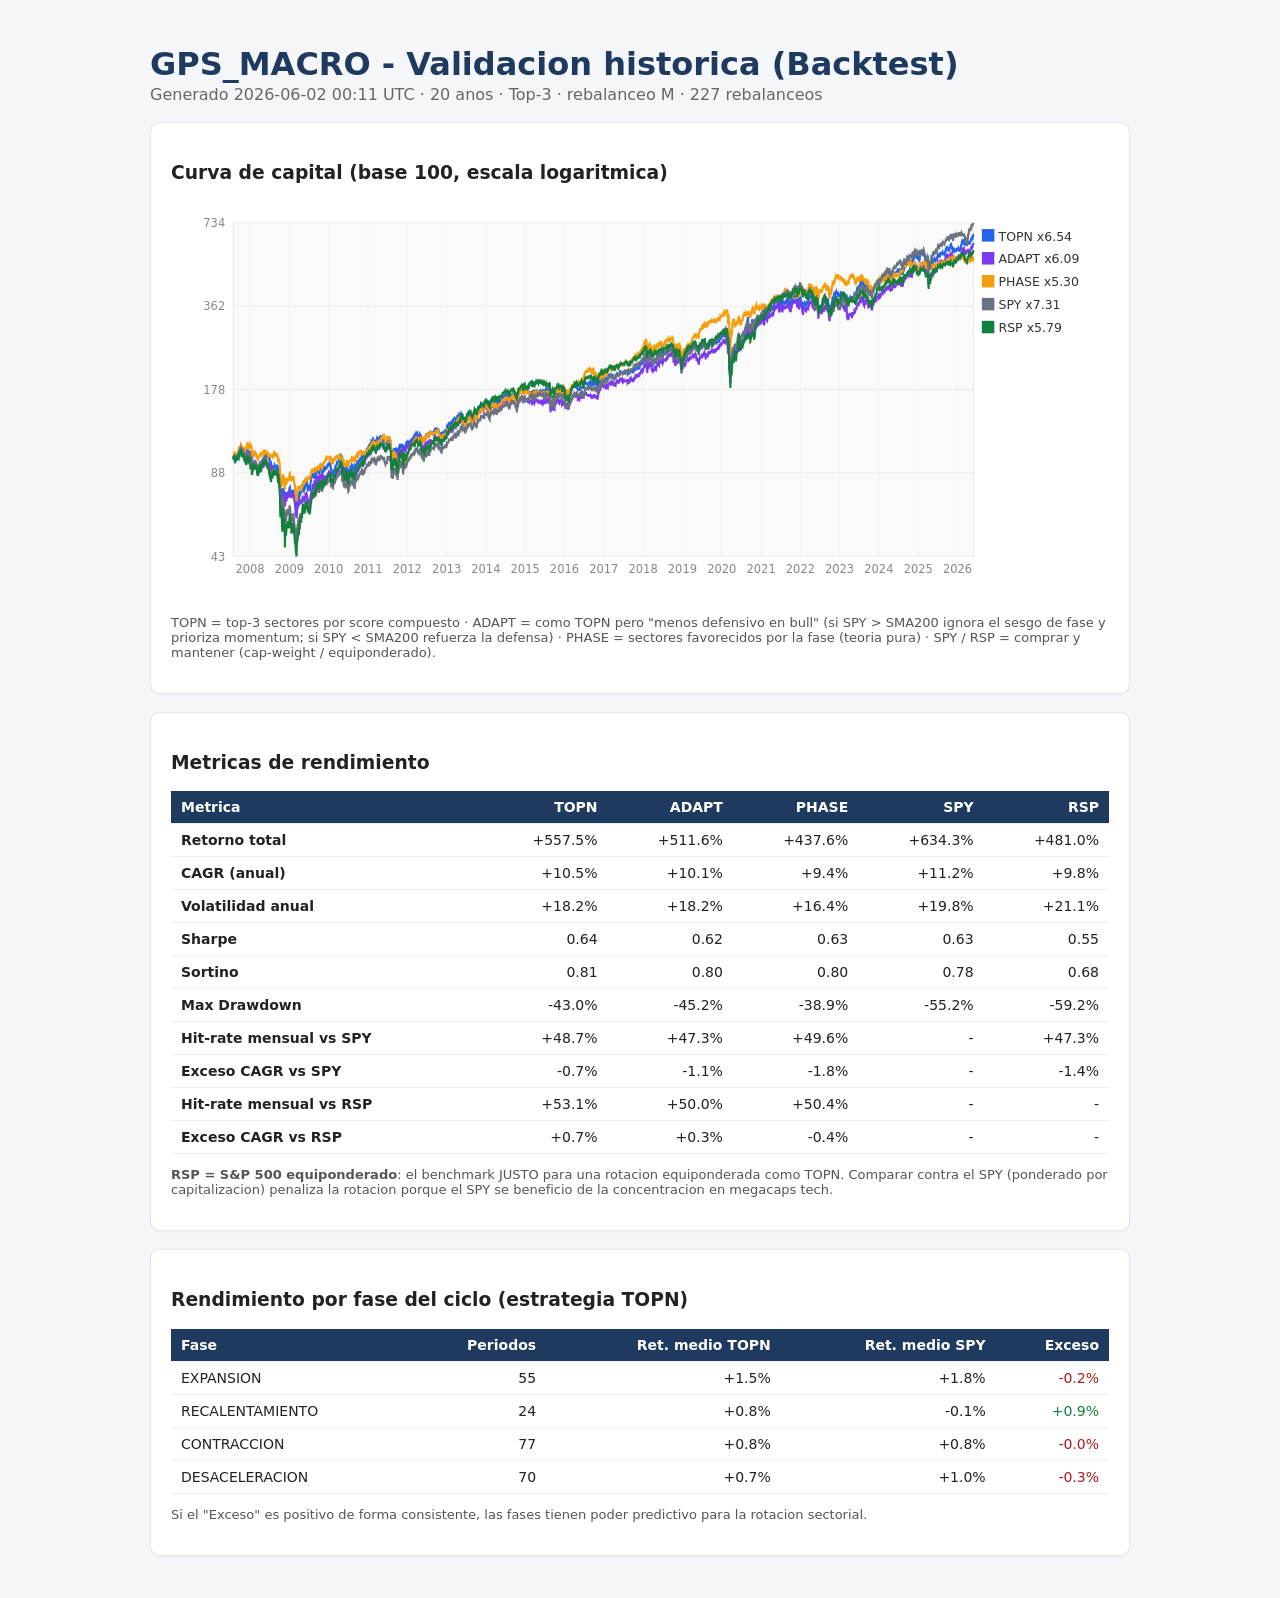
<file: docs/backtest.html>
<!doctype html>
<html lang="es"><head><meta charset="utf-8">
<meta name="viewport" content="width=device-width, initial-scale=1">
<title>GPS_MACRO - Backtest</title>
<style>
  body{font-family:system-ui,Segoe UI,sans-serif;margin:0;background:#f4f6f9;color:#222;}
  .wrap{max-width:980px;margin:0 auto;padding:24px;}
  h1{color:#1f3a5f;margin-bottom:2px;}
  .sub{color:#666;margin-top:0;}
  .card{background:#fff;border:1px solid #e5e7eb;border-radius:10px;padding:20px;margin:18px 0;
        box-shadow:0 1px 3px rgba(0,0,0,.05);}
  table{border-collapse:collapse;width:100%;font-size:14px;}
  th,td{padding:8px 10px;text-align:right;border-bottom:1px solid #eee;}
  th:first-child,td:first-child{text-align:left;}
  thead th{background:#1f3a5f;color:#fff;}
  .warn{background:#fff4e5;border:1px solid #f59e0b;color:#92400e;padding:12px 14px;
        border-radius:8px;margin:12px 0;font-size:14px;}
  .legend{font-size:13px;color:#555;}
  code{background:#eef;padding:1px 5px;border-radius:4px;}
</style></head><body><div class="wrap">
  <h1>GPS_MACRO - Validacion historica (Backtest)</h1>
  <p class="sub">Generado 2026-06-02 00:11 UTC &middot;
     20 anos &middot; Top-3 &middot; rebalanceo M &middot;
     227 rebalanceos</p>
  

  <div class="card">
    <h3>Curva de capital (base 100, escala logaritmica)</h3>
    <svg viewBox="0 0 900 380" xmlns="http://www.w3.org/2000/svg" style="width:100%;height:auto;font-family:system-ui,sans-serif;"><rect x="60" y="20" width="710" height="320" fill="#fafafa" stroke="#e5e7eb"/><line x1="60" y1="340.0" x2="770" y2="340.0" stroke="#eee"/><text x="52" y="344.0" font-size="11" fill="#888" text-anchor="end">43</text><line x1="60" y1="260.0" x2="770" y2="260.0" stroke="#eee"/><text x="52" y="264.0" font-size="11" fill="#888" text-anchor="end">88</text><line x1="60" y1="180.0" x2="770" y2="180.0" stroke="#eee"/><text x="52" y="184.0" font-size="11" fill="#888" text-anchor="end">178</text><line x1="60" y1="100.0" x2="770" y2="100.0" stroke="#eee"/><text x="52" y="104.0" font-size="11" fill="#888" text-anchor="end">362</text><line x1="60" y1="20.0" x2="770" y2="20.0" stroke="#eee"/><text x="52" y="24.0" font-size="11" fill="#888" text-anchor="end">734</text><line x1="75.8" y1="20" x2="75.8" y2="340" stroke="#f1f1f1"/><text x="75.8" y="356" font-size="11" fill="#888" text-anchor="middle">2008</text><line x1="113.6" y1="20" x2="113.6" y2="340" stroke="#f1f1f1"/><text x="113.6" y="356" font-size="11" fill="#888" text-anchor="middle">2009</text><line x1="151.3" y1="20" x2="151.3" y2="340" stroke="#f1f1f1"/><text x="151.3" y="356" font-size="11" fill="#888" text-anchor="middle">2010</text><line x1="189.0" y1="20" x2="189.0" y2="340" stroke="#f1f1f1"/><text x="189.0" y="356" font-size="11" fill="#888" text-anchor="middle">2011</text><line x1="226.7" y1="20" x2="226.7" y2="340" stroke="#f1f1f1"/><text x="226.7" y="356" font-size="11" fill="#888" text-anchor="middle">2012</text><line x1="264.5" y1="20" x2="264.5" y2="340" stroke="#f1f1f1"/><text x="264.5" y="356" font-size="11" fill="#888" text-anchor="middle">2013</text><line x1="302.1" y1="20" x2="302.1" y2="340" stroke="#f1f1f1"/><text x="302.1" y="356" font-size="11" fill="#888" text-anchor="middle">2014</text><line x1="339.8" y1="20" x2="339.8" y2="340" stroke="#f1f1f1"/><text x="339.8" y="356" font-size="11" fill="#888" text-anchor="middle">2015</text><line x1="377.5" y1="20" x2="377.5" y2="340" stroke="#f1f1f1"/><text x="377.5" y="356" font-size="11" fill="#888" text-anchor="middle">2016</text><line x1="415.3" y1="20" x2="415.3" y2="340" stroke="#f1f1f1"/><text x="415.3" y="356" font-size="11" fill="#888" text-anchor="middle">2017</text><line x1="453.0" y1="20" x2="453.0" y2="340" stroke="#f1f1f1"/><text x="453.0" y="356" font-size="11" fill="#888" text-anchor="middle">2018</text><line x1="490.7" y1="20" x2="490.7" y2="340" stroke="#f1f1f1"/><text x="490.7" y="356" font-size="11" fill="#888" text-anchor="middle">2019</text><line x1="528.4" y1="20" x2="528.4" y2="340" stroke="#f1f1f1"/><text x="528.4" y="356" font-size="11" fill="#888" text-anchor="middle">2020</text><line x1="566.2" y1="20" x2="566.2" y2="340" stroke="#f1f1f1"/><text x="566.2" y="356" font-size="11" fill="#888" text-anchor="middle">2021</text><line x1="603.9" y1="20" x2="603.9" y2="340" stroke="#f1f1f1"/><text x="603.9" y="356" font-size="11" fill="#888" text-anchor="middle">2022</text><line x1="641.5" y1="20" x2="641.5" y2="340" stroke="#f1f1f1"/><text x="641.5" y="356" font-size="11" fill="#888" text-anchor="middle">2023</text><line x1="679.2" y1="20" x2="679.2" y2="340" stroke="#f1f1f1"/><text x="679.2" y="356" font-size="11" fill="#888" text-anchor="middle">2024</text><line x1="717.0" y1="20" x2="717.0" y2="340" stroke="#f1f1f1"/><text x="717.0" y="356" font-size="11" fill="#888" text-anchor="middle">2025</text><line x1="754.7" y1="20" x2="754.7" y2="340" stroke="#f1f1f1"/><text x="754.7" y="356" font-size="11" fill="#888" text-anchor="middle">2026</text><polyline points="60.0,244.6 60.1,244.5 60.2,247.3 60.5,245.9 60.6,244.9 60.7,243.4 60.8,246.4 60.9,247.1 61.2,246.0 61.3,248.0 61.4,250.0 61.5,250.5 61.7,248.4 62.0,247.8 62.1,248.3 62.2,246.7 62.3,246.5 62.4,244.8 62.7,245.6 62.8,248.1 62.9,245.1 63.0,245.2 63.1,243.9 63.5,242.5 63.6,243.5 63.7,242.4 63.8,244.8 64.1,244.9 64.2,243.4 64.3,243.2 64.4,242.6 64.5,242.6 64.9,242.9 65.0,239.8 65.1,238.9 65.2,239.1 65.3,238.4 65.6,238.9 65.7,239.0 65.8,238.4 65.9,237.8 66.0,238.0 66.3,236.2 66.4,237.4 66.5,238.3 66.6,237.9 66.7,236.7 67.0,237.4 67.1,235.6 67.2,235.7 67.3,236.4 67.4,235.6 67.7,235.8 67.8,236.5 68.0,236.6 68.1,236.0 68.2,239.7 68.5,240.2 68.6,238.9 68.7,238.7 68.8,237.9 68.9,236.6 69.2,235.8 69.3,238.3 69.4,236.0 69.5,238.3 69.6,237.2 69.9,237.2 70.0,235.7 70.1,239.2 70.2,239.1 70.3,240.9 70.6,244.0 70.7,241.1 70.8,241.6 70.9,243.0 71.0,241.5 71.4,242.8 71.5,240.8 71.6,242.6 71.8,241.3 72.1,243.5 72.2,243.4 72.3,240.7 72.4,240.3 72.5,240.2 72.8,240.2 72.9,240.0 73.0,238.9 73.1,238.9 73.2,238.3 73.5,238.0 73.6,239.9 73.7,239.8 73.8,239.1 73.9,240.8 74.2,241.8 74.4,241.4 74.5,241.2 74.6,240.9 74.7,239.7 75.0,239.5 75.2,239.8 75.3,240.9 75.4,240.7 75.7,241.6 75.9,242.3 76.0,242.1 76.1,243.4 76.4,242.3 76.5,243.2 76.6,241.8 76.7,242.1 76.8,243.1 77.1,242.5 77.2,244.9 77.3,247.0 77.5,250.2 77.6,251.2 78.0,254.0 78.1,252.2 78.2,252.0 78.3,253.7 78.6,251.9 78.7,251.3 78.8,252.2 78.9,251.4 79.0,249.9 79.3,249.5 79.4,251.8 79.5,252.0 79.6,251.9 79.7,252.9 80.0,252.2 80.1,250.5 80.2,250.9 80.3,251.8 80.4,251.0 80.9,250.3 81.0,251.1 81.1,252.2 81.2,251.0 81.5,250.5 81.6,249.8 81.7,251.1 81.8,251.7 81.9,254.1 82.2,252.6 82.3,254.3 82.4,252.2 82.5,253.7 82.6,256.5 82.9,258.0 83.0,253.0 83.1,254.5 83.2,253.0 83.3,255.0 83.6,257.3 83.7,253.7 83.9,258.4 84.0,258.0 84.4,255.6 84.5,254.0 84.6,253.6 84.7,253.9 84.8,254.4 85.1,254.1 85.2,252.1 85.3,251.4 85.4,251.6 85.5,250.8 85.8,251.1 85.9,250.7 86.0,251.4 86.1,251.2 86.2,253.5 86.5,252.6 86.6,252.0 86.7,249.5 86.8,249.9 87.0,248.5 87.3,248.1 87.4,248.9 87.5,248.9 87.6,249.6 87.7,248.8 88.0,248.3 88.1,249.4 88.2,249.5 88.3,250.2 88.4,248.5 88.7,247.6 88.8,246.3 88.9,248.0 89.0,246.5 89.1,247.0 89.4,246.0 89.5,245.3 89.6,245.4 89.7,244.5 89.8,242.4 90.2,241.8 90.3,241.0 90.4,242.9 90.5,243.4 90.6,245.1 91.0,245.3 91.1,243.6 91.2,244.5 91.3,244.3 91.6,244.6 91.7,245.7 91.8,246.0 91.9,242.4 92.0,245.2 92.3,243.0 92.4,244.5 92.5,244.9 92.6,245.7 92.7,244.0 93.0,243.8 93.1,242.8 93.2,243.0 93.4,243.8 93.5,245.3 93.8,243.1 93.9,244.9 94.0,244.5 94.1,246.8 94.2,246.8 94.5,245.6 94.6,245.9 94.7,248.8 94.8,249.5 95.2,250.6 95.3,251.5 95.4,251.7 95.5,250.3 95.6,250.8 95.9,250.4 96.0,252.6 96.1,254.2 96.2,255.2 96.3,254.8 96.7,252.2 96.8,253.6 96.9,256.3 97.0,257.5 97.1,257.8 97.4,257.6 97.5,257.2 97.6,253.4 97.7,255.7 97.8,256.7 98.1,257.7 98.2,255.4 98.3,254.5 98.4,255.8 98.5,254.5 98.8,254.1 98.9,253.6 99.0,253.1 99.1,253.0 99.2,252.5 99.5,253.4 99.7,254.3 99.8,253.8 99.9,254.2 100.0,252.9 100.3,254.9 100.4,254.9 100.5,254.3 100.6,253.3 100.7,254.4 101.1,253.3 101.2,253.2 101.3,255.5 101.4,255.3 101.7,252.2 101.8,253.4 101.9,253.7 102.0,252.8 102.1,252.4 102.4,255.2 102.5,255.0 102.6,258.5 102.7,256.8 102.9,256.0 103.2,258.7 103.3,260.6 103.4,260.5 103.5,258.2 103.6,258.0 103.9,262.9 104.0,260.9 104.1,260.4 104.2,262.2 104.3,264.6 104.6,268.2 104.7,272.8 104.8,275.3 104.9,283.1 105.0,283.7 105.3,276.1 105.4,275.1 105.5,284.8 105.6,280.1 105.7,279.2 106.1,277.2 106.2,278.1 106.3,282.3 106.4,283.0 106.5,287.2 106.8,290.4 106.9,282.1 107.0,282.3 107.1,278.7 107.2,277.4 107.5,276.2 107.6,274.4 107.7,276.4 107.8,279.5 107.9,277.2 108.2,278.3 108.3,279.8 108.4,282.8 108.5,276.6 108.6,280.1 108.9,281.3 109.0,281.2 109.2,284.5 109.3,289.2 109.4,283.7 109.7,282.1 109.8,280.9 109.9,280.0 110.1,278.2 110.4,285.0 110.5,282.5 110.6,280.5 110.7,283.1 110.8,280.5 111.1,279.4 111.2,281.3 111.3,280.8 111.4,281.3 111.5,281.0 111.8,281.7 111.9,278.1 112.0,279.6 112.1,278.9 112.2,278.8 112.6,279.4 112.7,280.2 112.8,279.8 113.0,279.6 113.3,279.7 113.4,277.8 113.5,276.5 113.7,274.3 114.0,273.8 114.1,275.5 114.2,276.6 114.3,277.0 114.4,278.4 114.7,278.8 114.8,279.0 114.9,280.9 115.0,280.2 115.1,278.8 115.6,280.8 115.7,279.4 115.8,279.3 115.9,279.6 116.2,278.7 116.3,277.5 116.4,276.3 116.5,277.5 116.6,279.8 116.9,279.7 117.0,277.7 117.1,278.6 117.2,277.5 117.3,276.3 117.6,277.0 117.7,280.6 117.8,280.0 117.9,279.6 118.0,281.0 118.4,283.8 118.5,284.2 118.7,283.6 118.8,285.5 119.1,288.1 119.2,285.8 119.3,287.2 119.4,290.5 119.5,292.9 119.8,296.2 119.9,297.1 120.0,294.3 120.1,297.4 120.2,296.5 120.5,299.0 120.6,294.9 120.7,294.7 120.8,290.9 120.9,289.1 121.2,289.3 121.3,286.6 121.4,286.3 121.5,287.6 121.6,288.5 122.0,283.4 122.1,284.6 122.2,283.8 122.3,282.0 122.4,283.6 122.7,285.8 122.8,285.0 122.9,283.3 123.0,280.2 123.1,279.7 123.4,280.3 123.5,282.9 123.6,281.0 123.7,278.4 124.1,278.1 124.2,279.5 124.3,279.3 124.4,276.7 124.5,275.9 124.8,279.3 124.9,278.4 125.1,278.3 125.2,278.1 125.3,276.7 125.6,276.9 125.7,276.8 125.8,275.6 125.9,274.8 126.0,274.4 126.3,270.5 126.4,270.9 126.5,270.2 126.6,273.7 126.7,272.4 127.0,273.5 127.1,274.2 127.2,278.1 127.3,277.3 127.4,277.5 127.7,273.6 127.8,273.1 127.9,273.7 128.0,276.1 128.2,275.7 128.6,272.6 128.7,275.2 128.8,274.2 128.9,272.0 129.2,268.1 129.3,267.5 129.4,269.7 129.5,268.2 129.6,268.6 129.9,268.7 130.0,267.7 130.1,268.1 130.2,267.6 130.3,268.1 130.6,270.6 130.7,273.0 130.8,272.7 130.9,272.7 131.0,272.0 131.4,276.0 131.5,275.9 131.6,274.8 131.7,272.2 131.8,272.5 132.1,271.3 132.2,272.3 132.3,271.8 132.4,275.2 132.8,274.8 132.9,276.9 133.0,276.2 133.1,276.2 133.2,276.3 133.5,274.3 133.6,273.5 133.7,270.8 133.8,269.5 133.9,269.2 134.2,268.0 134.3,267.2 134.4,266.9 134.6,264.6 134.7,264.2 135.0,264.0 135.1,263.8 135.2,264.1 135.3,263.3 135.4,263.7 135.7,261.1 135.8,261.2 135.9,261.5 136.0,262.2 136.1,260.3 136.4,261.3 136.5,262.4 136.6,261.0 136.7,260.0 136.8,261.9 137.1,265.5 137.2,263.9 137.3,262.9 137.4,262.2 137.5,259.9 137.9,260.6 138.0,260.3 138.1,260.0 138.2,259.6 138.3,259.2 138.6,260.9 138.7,264.7 138.8,264.9 138.9,263.2 139.0,261.6 139.4,260.6 139.5,259.5 139.6,258.5 139.7,258.8 140.0,257.7 140.1,256.6 140.2,254.1 140.3,254.4 140.4,254.4 140.7,255.2 140.9,253.8 141.0,255.7 141.1,257.7 141.2,258.6 141.5,256.0 141.6,255.9 141.7,256.6 141.8,260.6 141.9,261.2 142.2,258.8 142.3,257.0 142.4,256.6 142.5,255.0 142.6,254.7 142.9,254.1 143.0,254.2 143.1,251.7 143.2,251.9 143.3,253.4 143.6,252.2 143.7,253.3 143.8,254.9 143.9,252.9 144.1,254.3 144.4,256.5 144.5,257.8 144.6,261.2 144.7,257.6 144.8,261.7 145.1,260.8 145.2,261.1 145.3,261.3 145.4,259.3 145.5,259.3 145.8,256.6 145.9,256.7 146.0,255.9 146.1,257.1 146.2,256.6 146.5,255.5 146.6,255.1 146.7,255.0 146.8,256.5 146.9,256.8 147.3,255.3 147.4,255.6 147.5,255.7 147.7,257.6 148.0,256.7 148.1,254.7 148.2,254.4 148.3,255.4 148.4,255.6 148.7,255.5 148.8,256.7 148.9,255.9 149.0,255.0 149.1,254.6 149.4,253.4 149.5,253.8 149.6,253.6 149.7,255.2 149.8,254.8 150.1,253.5 150.2,253.1 150.4,252.4 150.5,252.1 150.9,251.9 151.0,251.8 151.1,252.2 151.2,253.5 151.6,251.5 151.7,251.3 151.8,251.1 151.9,251.2 152.0,250.4 152.3,250.9 152.4,252.5 152.5,251.3 152.6,251.6 152.7,252.8 153.1,251.1 153.2,252.9 153.3,255.4 153.4,258.2 153.8,257.4 153.9,257.9 154.0,257.9 154.1,259.9 154.2,261.4 154.5,260.1 154.6,258.1 154.7,258.8 154.8,262.0 154.9,262.4 155.2,263.2 155.3,261.6 155.4,262.0 155.5,260.8 155.6,261.2 156.0,259.4 156.1,258.5 156.2,257.7 156.3,257.4 156.6,257.5 156.8,258.6 156.9,257.4 157.0,257.5 157.1,257.2 157.4,255.9 157.5,255.9 157.6,255.7 157.7,255.1 157.8,253.6 158.1,253.8 158.2,253.6 158.3,253.5 158.4,253.0 158.5,252.6 158.8,252.4 158.9,251.4 159.0,251.0 159.1,250.7 159.2,251.1 159.5,250.4 159.6,249.6 159.7,250.2 159.9,250.1 160.0,249.8 160.3,249.3 160.4,249.2 160.5,249.9 160.6,249.1 161.0,248.0 161.1,247.5 161.2,248.0 161.3,247.2 161.4,246.6 161.7,246.3 161.8,246.1 161.9,244.0 162.0,243.7 162.1,246.2 162.4,245.8 162.5,244.4 162.6,244.2 162.7,243.0 162.8,242.6 163.2,242.8 163.3,246.2 163.4,245.5 163.5,243.0 163.6,245.6 163.9,243.4 164.0,246.7 164.1,248.0 164.2,252.2 164.3,254.2 164.6,248.1 164.7,248.4 164.8,246.6 164.9,248.7 165.0,251.1 165.3,250.9 165.4,253.2 165.5,253.9 165.6,258.8 165.7,256.3 166.0,258.2 166.1,257.5 166.3,257.8 166.4,253.6 166.5,255.5 166.9,257.0 167.0,254.5 167.1,254.1 167.2,258.4 167.5,260.4 167.6,259.1 167.7,259.1 167.8,255.8 167.9,256.0 168.2,255.7 168.3,253.3 168.4,254.0 168.5,253.7 168.6,253.8 168.9,254.2 169.0,256.4 169.1,256.3 169.2,258.3 169.3,258.3 169.7,258.5 169.8,262.0 169.9,263.0 170.0,263.2 170.1,263.7 170.5,263.0 170.6,259.9 170.7,258.5 170.8,257.9 171.1,257.9 171.2,256.7 171.3,256.6 171.4,256.3 171.5,258.7 171.8,257.9 171.9,256.5 172.0,257.6 172.1,255.4 172.2,254.3 172.6,253.2 172.7,252.8 172.8,253.3 172.9,254.4 173.0,254.4 173.3,252.4 173.4,253.1 173.5,252.5 173.6,252.7 173.7,252.8 174.0,252.2 174.1,252.2 174.2,255.0 174.3,255.4 174.4,255.3 174.7,255.4 174.8,254.1 174.9,254.1 175.0,255.9 175.1,256.0 175.4,256.1 175.5,257.0 175.6,257.0 175.8,257.5 175.9,255.8 176.2,257.3 176.3,257.2 176.4,254.6 176.5,253.9 176.6,253.1 177.0,253.8 177.1,253.5 177.2,253.2 177.3,252.9 177.6,252.1 177.7,252.1 177.8,252.2 177.9,252.1 178.0,252.2 178.3,251.1 178.4,251.5 178.5,251.1 178.6,252.1 178.7,250.1 179.1,250.5 179.2,250.2 179.3,250.7 179.4,251.1 179.5,251.0 179.8,251.8 179.9,249.3 180.0,249.5 180.1,249.4 180.2,248.5 180.5,248.5 180.6,248.2 180.7,247.2 180.8,247.5 180.9,246.8 181.2,246.5 181.3,248.4 181.4,247.1 181.5,246.5 181.6,246.2 181.9,245.7 182.1,245.7 182.2,246.1 182.3,246.0 182.4,245.9 182.7,245.9 182.8,244.7 182.9,244.4 183.0,242.1 183.1,241.8 183.4,241.7 183.5,242.8 183.6,242.3 183.7,242.5 183.8,244.3 184.1,244.8 184.2,246.8 184.3,246.5 184.4,244.8 184.5,244.2 184.8,243.8 184.9,245.6 185.0,243.5 185.3,244.8 185.6,244.7 185.7,245.1 185.8,242.2 185.9,240.6 186.0,240.1 186.3,239.9 186.4,239.9 186.5,240.6 186.6,240.3 186.7,239.7 187.0,239.3 187.1,239.5 187.2,240.1 187.3,239.2 187.4,238.9 187.7,238.3 187.8,237.4 187.9,237.2 188.0,237.1 188.5,237.3 188.6,237.2 188.7,236.5 188.8,236.6 188.9,236.6 189.2,235.8 189.3,236.4 189.4,236.0 189.5,236.6 189.6,236.3 189.9,236.3 190.0,235.3 190.1,234.1 190.2,234.5 190.3,233.8 190.7,233.1 190.8,234.9 190.9,235.9 191.0,235.4 191.3,234.5 191.4,234.6 191.6,232.8 191.7,233.1 191.8,234.6 192.1,232.5 192.2,230.4 192.3,230.6 192.4,230.4 192.5,230.4 192.8,229.6 192.9,229.3 193.0,230.2 193.1,229.5 193.2,229.0 193.5,227.8 193.6,228.8 193.7,227.6 193.8,226.9 193.9,227.0 194.3,229.7 194.4,229.9 194.5,230.4 194.6,228.9 195.0,228.0 195.1,230.4 195.2,229.9 195.3,227.8 195.4,228.7 195.7,230.0 195.8,229.6 195.9,230.4 196.0,233.0 196.1,231.6 196.4,232.0 196.5,232.6 196.6,234.6 196.7,232.6 196.8,232.6 197.1,230.3 197.2,230.8 197.3,229.8 197.4,228.9 197.5,228.3 197.8,229.0 198.0,227.8 198.1,226.7 198.2,226.9 198.3,226.3 198.6,226.0 198.7,225.6 198.8,226.2 198.9,226.5 199.0,226.9 199.3,228.1 199.4,230.1 199.5,230.3 199.6,229.9 199.7,229.2 200.0,230.9 200.1,229.5 200.2,227.5 200.3,226.8 200.7,227.4 200.8,225.9 200.9,225.7 201.1,225.5 201.2,224.7 201.5,224.9 201.6,226.1 201.7,227.3 201.8,228.5 201.9,227.8 202.2,226.7 202.3,226.0 202.4,227.7 202.5,227.3 202.6,228.0 202.9,228.4 203.0,228.9 203.1,227.4 203.2,227.2 203.3,228.0 203.6,229.5 203.7,229.2 203.8,228.2 203.9,227.8 204.0,227.6 204.5,226.4 204.6,227.7 204.7,228.3 204.8,229.3 205.1,229.9 205.2,229.9 205.3,229.7 205.4,229.1 205.5,230.4 205.8,229.9 205.9,229.1 206.0,230.6 206.1,229.9 206.2,229.4 206.5,228.5 206.6,228.3 206.7,229.0 206.8,229.7 206.9,230.3 207.2,229.7 207.3,228.9 207.5,228.4 207.6,227.9 207.7,226.2 208.1,226.4 208.2,226.3 208.3,225.7 208.4,226.2 208.7,227.9 208.8,227.9 208.9,227.7 209.0,228.2 209.1,228.3 209.4,229.3 209.5,227.9 209.6,228.0 209.7,226.5 209.8,226.6 210.1,227.1 210.2,227.6 210.3,229.0 210.4,229.5 210.5,230.3 210.9,230.6 211.0,233.7 211.1,233.4 211.2,239.2 211.3,239.0 211.6,246.2 211.7,241.7 211.8,246.2 211.9,241.5 212.0,240.4 212.3,238.0 212.4,238.8 212.5,238.4 212.6,243.2 212.7,244.6 213.0,244.7 213.1,240.9 213.2,239.8 213.3,241.9 213.4,240.1 213.8,237.3 213.9,236.8 214.0,236.2 214.1,236.8 214.2,238.6 214.6,238.8 214.7,236.9 214.8,237.4 214.9,240.1 215.2,239.7 215.3,238.9 215.4,237.8 215.5,236.6 215.6,235.7 215.9,236.6 216.0,235.6 216.1,238.1 216.2,240.3 216.3,239.8 216.6,238.2 216.7,237.2 216.8,239.0 217.0,237.8 217.1,239.1 217.4,241.7 217.5,241.2 217.6,240.5 217.7,238.9 217.8,238.6 218.1,236.4 218.2,236.9 218.3,236.7 218.4,236.8 218.5,235.8 218.8,236.9 218.9,236.0 219.0,236.2 219.1,235.8 219.2,233.8 219.5,233.7 219.6,235.3 219.7,234.3 219.8,232.0 219.9,232.4 220.3,233.9 220.4,236.5 220.5,235.0 220.6,233.2 220.7,233.8 221.0,233.1 221.1,232.0 221.2,235.6 221.3,234.8 221.4,232.7 221.7,233.7 221.8,233.0 221.9,234.7 222.0,236.3 222.1,236.4 222.4,238.1 222.5,238.6 222.6,240.9 222.8,241.1 223.1,238.3 223.3,237.9 223.4,234.3 223.5,234.4 223.6,235.4 223.9,234.8 224.0,234.5 224.1,234.2 224.2,235.9 224.3,234.4 224.6,235.6 224.7,235.6 224.8,236.0 224.9,234.8 225.0,235.1 225.3,235.5 225.4,233.1 225.5,231.9 225.6,231.6 225.7,230.9 226.1,230.4 226.2,231.2 226.3,230.4 226.5,230.9 226.9,231.1 227.0,231.6 227.1,231.5 227.2,231.8 227.5,231.7 227.6,231.2 227.7,231.5 227.8,231.5 227.9,231.7 228.3,231.3 228.4,231.1 228.5,231.3 228.6,231.2 228.9,231.3 229.0,231.8 229.1,230.5 229.2,230.6 229.3,231.3 229.7,231.9 229.8,231.6 229.9,230.7 230.0,230.7 230.1,228.8 230.4,228.9 230.5,228.7 230.6,228.3 230.7,227.8 230.8,228.6 231.1,227.6 231.2,227.7 231.3,228.6 231.4,227.5 231.5,227.1 231.9,226.9 232.0,227.2 232.1,226.7 232.2,226.6 232.5,226.2 232.6,225.8 232.8,226.3 232.9,225.7 233.0,226.0 233.3,226.6 233.4,228.4 233.5,227.3 233.6,226.0 233.7,225.6 234.0,225.6 234.1,223.5 234.2,223.5 234.3,222.9 234.4,223.0 234.7,222.5 234.8,222.9 234.9,222.9 235.0,223.5 235.1,223.4 235.4,221.7 235.5,221.9 235.6,222.7 235.7,222.8 235.8,222.6 236.2,221.8 236.3,222.1 236.4,223.5 236.5,223.2 236.9,224.4 237.0,226.7 237.1,225.4 237.2,223.8 237.3,225.3 237.6,225.6 237.7,223.9 237.8,224.4 237.9,225.2 238.0,225.5 238.3,226.5 238.4,226.3 238.5,224.3 238.6,223.2 238.7,222.7 239.0,223.4 239.2,223.0 239.3,222.7 239.4,223.3 239.5,225.1 239.8,225.1 239.9,225.8 240.0,226.2 240.1,226.0 240.2,226.2 240.5,227.2 240.6,227.4 240.7,227.7 240.8,229.5 240.9,230.3 241.2,228.6 241.3,228.5 241.4,228.4 241.5,228.1 241.6,228.3 242.0,227.0 242.1,228.1 242.2,228.4 242.4,230.0 242.7,229.6 242.8,229.3 242.9,227.7 243.0,227.3 243.1,226.7 243.4,227.2 243.5,226.6 243.6,226.7 243.7,225.4 243.8,225.0 244.1,224.5 244.2,224.3 244.3,224.9 244.4,226.3 244.5,225.8 244.8,226.5 244.9,226.3 245.0,225.2 245.1,225.1 245.2,223.5 245.6,222.9 245.7,222.8 245.9,223.4 246.0,223.8 246.3,223.8 246.4,223.9 246.5,223.7 246.6,223.6 246.7,222.4 247.0,222.5 247.1,221.8 247.2,221.6 247.3,221.6 247.4,222.3 247.7,223.3 247.8,224.2 247.9,224.0 248.0,222.4 248.1,220.7 248.4,220.5 248.5,221.2 248.7,221.7 248.8,222.6 248.9,221.1 249.2,221.2 249.3,221.9 249.4,221.4 249.5,221.6 249.6,221.3 249.9,221.5 250.0,221.3 250.1,221.3 250.2,221.4 250.3,221.7 250.6,221.5 250.7,222.2 250.8,222.3 250.9,223.1 251.0,222.2 251.3,222.1 251.4,222.2 251.5,222.2 251.6,222.7 251.7,222.6 252.2,222.5 252.3,222.5 252.4,220.2 252.5,219.9 252.8,220.7 252.9,220.3 253.0,219.9 253.1,218.1 253.2,217.8 253.5,217.9 253.6,217.9 253.7,217.8 253.8,218.0 253.9,217.9 254.2,218.0 254.3,219.2 254.4,219.9 254.5,218.8 254.6,219.4 255.0,219.2 255.1,219.1 255.2,218.3 255.3,217.6 255.4,217.7 255.7,218.2 255.8,219.7 255.9,220.4 256.0,220.7 256.1,220.7 256.4,219.6 256.5,218.4 256.6,218.4 256.7,218.8 256.8,221.0 257.1,220.8 257.2,222.1 257.3,222.4 257.4,222.2 257.5,222.2 258.0,222.5 258.2,221.3 258.3,221.7 258.6,221.7 258.7,221.0 258.8,223.4 258.9,224.8 259.0,224.8 259.3,224.5 259.4,224.8 259.5,226.5 259.6,226.5 259.7,225.8 260.0,223.9 260.1,223.3 260.2,223.2 260.4,221.8 260.7,222.2 260.8,223.0 260.9,222.0 261.0,221.5 261.1,221.4 261.5,221.9 261.6,222.0 261.7,221.6 261.8,221.2 261.9,220.7 262.2,220.8 262.3,220.1 262.4,220.0 262.5,220.7 262.6,221.2 262.9,219.4 263.0,218.1 263.1,219.0 263.2,218.4 263.3,219.5 263.6,219.7 263.8,220.2 263.9,220.3 264.0,221.3 264.3,219.7 264.6,216.9 264.7,216.9 264.8,216.0 265.1,216.3 265.2,216.9 265.3,216.5 265.4,215.6 265.5,215.8 265.8,215.7 265.9,215.1 266.0,215.3 266.1,214.6 266.2,214.2 266.6,213.6 266.7,213.5 266.8,212.8 266.9,212.2 267.2,212.5 267.3,212.4 267.4,213.0 267.5,213.3 267.7,212.3 268.0,213.6 268.1,212.4 268.2,212.3 268.3,212.6 268.4,212.0 268.7,212.0 268.8,211.6 268.9,211.6 269.0,211.4 269.1,211.4 269.5,210.7 269.6,212.1 269.7,212.9 269.8,212.0 270.1,214.1 270.2,213.4 270.3,211.8 270.4,211.8 270.5,211.6 270.9,211.1 271.0,209.8 271.1,209.6 271.2,209.2 271.3,208.4 271.6,207.9 271.7,208.4 271.8,207.9 271.9,207.5 272.0,207.4 272.3,208.3 272.4,208.8 272.5,208.1 272.6,209.3 272.7,208.3 273.0,208.8 273.1,208.2 273.2,208.3 273.3,207.8 273.7,208.0 273.8,206.8 273.9,207.8 274.1,207.2 274.2,207.8 274.5,207.0 274.6,207.0 274.7,205.6 274.8,204.8 274.9,204.4 275.2,206.7 275.3,204.9 275.4,205.8 275.5,206.7 275.6,205.2 275.9,204.7 276.0,203.8 276.1,205.0 276.2,204.4 276.3,204.6 276.6,204.2 276.7,204.5 276.8,205.3 276.9,204.8 277.0,204.4 277.4,205.5 277.5,204.7 277.6,204.9 277.7,205.7 277.8,205.1 278.1,204.9 278.2,203.8 278.3,202.9 278.4,203.8 278.5,203.2 278.8,204.0 278.9,203.5 279.0,204.2 279.1,204.6 279.2,204.8 279.6,204.8 279.7,206.7 279.8,206.5 279.9,208.2 280.2,207.8 280.4,208.5 280.5,210.5 280.6,209.3 280.7,207.3 281.0,207.5 281.1,208.8 281.2,209.9 281.3,208.0 281.4,208.8 281.7,208.0 281.8,206.9 281.9,208.4 282.0,211.1 282.1,211.0 282.4,212.6 282.5,211.2 282.6,210.0 282.7,208.8 282.8,209.1 283.1,208.6 283.2,208.6 283.3,208.6 283.6,207.0 283.9,206.2 284.0,205.6 284.1,205.5 284.2,204.2 284.3,203.5 284.6,203.4 284.7,203.9 284.8,203.7 284.9,202.9 285.0,202.4 285.3,202.0 285.4,202.3 285.5,202.7 285.6,202.5 285.7,202.1 286.0,202.7 286.1,202.8 286.2,202.6 286.3,201.2 286.4,200.9 286.8,201.1 286.9,201.8 287.0,202.4 287.1,202.0 287.2,202.4 287.5,202.7 287.6,202.4 287.7,203.2 287.8,205.1 287.9,205.5 288.2,206.1 288.3,205.2 288.4,206.0 288.5,205.0 288.6,204.8 288.9,205.1 289.0,207.3 289.1,206.8 289.2,206.5 289.3,207.0 289.7,206.3 289.9,205.1 290.0,204.9 290.1,204.9 290.4,203.9 290.5,202.8 290.6,202.1 290.7,202.4 290.8,202.1 291.1,201.1 291.2,200.7 291.3,199.6 291.4,199.6 291.5,200.3 291.8,201.0 291.9,201.0 292.0,201.7 292.1,201.0 292.2,201.2 292.5,201.7 292.6,200.7 292.7,200.9 292.8,202.1 292.9,201.1 293.3,202.3 293.4,203.9 293.5,204.2 293.6,201.5 293.7,200.8 294.0,200.2 294.1,201.2 294.2,199.7 294.3,198.8 294.4,198.4 294.7,198.4 294.8,197.5 294.9,197.8 295.0,197.1 295.1,196.6 295.4,196.6 295.5,196.0 295.6,196.6 295.7,196.6 295.8,196.4 296.2,195.9 296.3,196.1 296.4,195.9 296.5,197.6 296.6,195.8 296.9,195.8 297.0,195.9 297.1,194.9 297.2,194.2 297.3,193.7 297.6,194.2 297.7,194.7 297.8,195.4 297.9,194.4 298.0,193.6 298.3,193.9 298.4,193.7 298.5,193.4 298.7,193.5 299.0,193.8 299.1,194.8 299.2,195.2 299.4,195.2 299.5,193.9 299.8,193.7 299.9,193.9 300.0,195.5 300.1,195.9 300.2,195.6 300.5,195.0 300.6,195.3 300.7,193.2 300.8,193.2 300.9,192.6 301.2,192.1 301.3,191.9 301.5,191.1 301.6,191.4 301.9,191.2 302.0,190.8 302.2,191.9 302.3,192.1 302.7,192.6 302.8,191.8 302.9,192.0 303.0,192.0 303.1,191.8 303.4,193.4 303.5,192.1 303.6,191.3 303.7,191.6 303.8,192.1 304.2,191.9 304.3,191.8 304.4,192.5 304.5,195.2 304.8,195.7 304.9,195.3 305.0,196.6 305.1,195.1 305.2,195.8 305.5,198.4 305.7,197.6 305.8,197.8 305.9,196.7 306.0,194.9 306.3,194.7 306.4,193.3 306.5,193.0 306.6,192.4 306.7,192.0 307.1,191.6 307.2,192.3 307.3,191.5 307.4,191.7 307.7,191.0 307.8,191.3 307.9,191.2 308.0,190.5 308.1,190.4 308.4,191.1 308.5,189.4 308.6,189.3 308.7,189.4 308.9,189.7 309.2,189.7 309.3,190.2 309.4,190.2 309.5,191.5 309.6,191.9 309.9,190.8 310.0,189.7 310.1,190.3 310.2,189.5 310.3,190.5 310.6,191.3 310.7,190.5 310.8,191.5 310.9,191.8 311.0,191.6 311.3,190.4 311.4,189.4 311.5,189.0 311.6,189.2 311.7,191.0 312.1,192.2 312.2,192.1 312.3,190.4 312.4,193.3 312.5,194.4 312.8,193.6 312.9,192.8 313.0,191.7 313.1,191.4 313.5,190.7 313.6,190.1 313.7,190.6 313.8,190.4 313.9,191.6 314.2,191.0 314.3,190.4 314.4,190.0 314.5,190.0 314.6,190.8 314.9,190.2 315.0,190.6 315.1,189.3 315.3,190.3 315.4,190.8 315.7,190.4 315.8,190.1 315.9,190.1 316.0,191.1 316.1,191.0 316.4,191.3 316.5,191.9 316.6,191.1 316.7,190.8 316.8,190.7 317.2,190.1 317.3,189.8 317.4,189.2 317.5,189.0 317.8,189.0 317.9,189.0 318.0,188.9 318.1,188.2 318.2,187.6 318.6,187.5 318.7,187.5 318.8,187.6 318.9,188.2 319.0,187.4 319.3,187.3 319.4,187.2 319.5,186.3 319.6,186.2 319.7,185.6 320.0,185.3 320.1,186.7 320.2,186.0 320.3,186.0 320.4,185.9 320.7,185.7 320.8,185.7 320.9,186.4 321.0,186.5 321.4,186.6 321.6,186.7 321.7,186.4 321.8,186.6 321.9,187.0 322.2,186.8 322.3,186.9 322.4,185.8 322.5,187.3 322.6,186.3 322.9,186.4 323.0,185.8 323.1,185.5 323.2,185.4 323.3,186.0 323.6,185.5 323.7,186.0 323.8,186.9 323.9,189.0 324.0,189.5 324.3,188.4 324.4,190.0 324.5,190.0 324.6,190.9 324.8,189.6 325.1,189.4 325.2,189.7 325.3,188.8 325.4,188.5 325.5,188.2 325.8,187.4 325.9,186.6 326.0,186.6 326.1,186.3 326.2,186.5 326.5,185.9 326.6,185.5 326.7,185.6 326.8,185.7 326.9,185.2 327.3,185.5 327.4,185.4 327.5,185.6 327.6,184.7 328.0,184.8 328.1,185.6 328.2,185.3 328.3,185.0 328.4,186.1 328.7,186.4 328.8,185.1 328.9,185.0 329.0,184.8 329.1,184.5 329.4,185.3 329.5,185.7 329.6,184.9 329.7,186.6 329.8,186.0 330.1,185.9 330.2,185.9 330.3,187.3 330.4,187.3 330.5,185.7 330.8,186.0 330.9,187.8 331.1,185.5 331.2,187.7 331.3,189.2 331.6,190.8 331.7,190.9 331.8,192.2 331.9,192.6 332.0,191.1 332.3,190.2 332.4,187.8 332.5,188.5 332.6,187.1 332.7,185.8 333.0,185.7 333.1,184.5 333.2,184.4 333.3,183.4 333.4,182.3 333.7,181.8 333.8,182.0 333.9,181.1 334.0,181.5 334.1,181.5 334.5,180.8 334.6,180.8 334.7,181.4 334.8,181.5 334.9,181.7 335.2,181.1 335.3,180.3 335.4,180.8 335.5,180.8 335.6,180.4 335.9,180.4 336.0,180.3 336.1,179.5 336.3,178.7 336.6,179.5 336.7,179.0 336.8,179.0 336.9,179.1 337.0,178.8 337.4,179.1 337.5,179.4 337.6,180.9 337.7,180.3 337.8,182.0 338.1,182.8 338.2,183.9 338.3,181.9 338.4,179.1 338.5,179.0 338.8,178.6 338.9,179.1 339.0,178.9 339.2,178.4 339.5,178.6 339.6,179.2 339.7,180.4 339.9,180.5 340.2,182.5 340.3,183.4 340.4,182.1 340.6,180.7 340.7,181.9 341.0,182.5 341.1,182.5 341.2,183.2 341.3,183.8 341.4,182.6 341.8,182.8 341.9,182.1 342.0,180.7 342.1,181.0 342.4,180.7 342.5,181.3 342.6,182.8 342.7,181.5 342.8,183.4 343.1,182.6 343.2,181.8 343.3,182.8 343.4,181.6 343.5,183.7 343.9,184.7 344.0,182.9 344.1,183.5 344.2,183.4 344.3,184.0 344.7,183.7 344.8,182.6 344.9,183.2 345.0,182.7 345.3,182.2 345.4,181.8 345.5,182.6 345.6,182.6 345.7,182.7 346.0,181.6 346.1,182.3 346.2,182.5 346.3,182.4 346.4,184.0 346.7,183.4 346.8,185.2 347.0,185.7 347.1,184.2 347.2,184.8 347.5,183.1 347.6,183.4 347.7,182.0 347.8,182.0 347.9,181.1 348.2,181.2 348.3,181.9 348.4,184.2 348.5,184.5 348.6,184.0 348.9,182.8 349.0,184.0 349.1,184.5 349.2,183.8 349.6,183.2 349.7,183.5 349.8,182.8 349.9,182.4 350.1,181.8 350.4,182.4 350.5,182.3 350.6,182.3 350.7,182.1 350.8,183.4 351.1,182.6 351.2,182.2 351.3,182.1 351.4,181.9 351.5,181.5 351.8,182.7 351.9,182.7 352.0,183.6 352.1,184.7 352.2,183.2 352.5,182.8 352.6,184.3 352.7,184.9 352.8,184.3 352.9,182.7 353.3,183.1 353.4,183.6 353.5,183.6 353.6,182.3 353.7,182.1 354.0,181.5 354.1,181.5 354.2,181.4 354.3,181.1 354.4,181.3 354.8,182.5 354.9,181.1 355.0,181.2 355.1,181.8 355.4,181.5 355.5,181.7 355.6,181.3 355.7,182.1 355.8,182.4 356.1,183.3 356.2,183.4 356.3,182.0 356.5,181.6 356.6,182.5 356.9,182.9 357.0,182.2 357.1,182.0 357.2,180.7 357.3,181.2 357.6,180.4 357.7,180.1 357.8,180.9 357.9,180.8 358.0,181.1 358.3,183.7 358.4,183.3 358.5,181.9 358.6,182.4 359.0,182.6 359.1,182.0 359.2,184.1 359.3,183.4 359.4,181.9 359.8,180.6 359.9,180.1 360.0,179.7 360.1,179.0 360.2,179.2 360.5,179.0 360.6,179.4 360.7,178.8 360.8,179.5 360.9,180.8 361.2,181.4 361.3,180.3 361.4,179.5 361.5,179.4 361.6,179.2 361.9,179.4 362.0,179.3 362.1,179.2 362.2,180.7 362.3,180.7 362.6,179.8 362.8,180.8 362.9,181.2 363.0,181.0 363.1,180.6 363.4,179.8 363.5,179.8 363.6,180.4 363.7,183.1 363.8,186.9 364.1,191.7 364.2,192.8 364.3,188.4 364.4,185.9 364.5,186.3 364.8,187.6 364.9,190.4 365.0,189.0 365.1,188.6 365.2,190.1 365.6,187.7 365.7,189.2 365.8,189.1 366.0,188.3 366.3,188.5 366.4,187.5 366.5,186.2 366.6,185.6 366.7,186.9 367.0,186.1 367.1,187.5 367.2,187.5 367.3,187.2 367.4,186.6 367.7,188.4 367.8,188.6 367.9,186.5 368.0,186.7 368.1,185.2 368.4,183.5 368.5,184.3 368.6,183.9 368.7,182.6 368.8,182.6 369.2,182.0 369.3,182.5 369.4,183.4 369.5,182.0 369.6,181.4 369.9,181.0 370.0,180.9 370.1,181.2 370.2,179.5 370.3,180.1 370.6,180.0 370.7,180.3 370.8,180.5 370.9,180.6 371.0,180.8 371.3,180.0 371.4,179.9 371.5,180.2 371.6,180.2 371.7,180.5 372.0,181.6 372.1,181.4 372.3,181.7 372.4,182.9 372.5,185.0 372.8,183.3 372.9,183.3 373.0,181.6 373.1,181.2 373.2,180.8 373.5,180.5 373.6,180.5 373.7,180.3 373.9,180.2 374.2,180.9 374.3,179.8 374.4,180.8 374.5,182.5 374.6,179.9 374.9,180.6 375.0,181.2 375.1,182.7 375.2,182.5 375.3,185.0 375.7,184.4 375.8,183.2 375.9,181.4 376.0,183.2 376.1,185.5 376.4,184.6 376.5,183.7 376.6,182.7 376.7,182.9 377.1,182.9 377.2,181.5 377.3,182.4 377.4,183.7 377.8,184.7 377.9,184.3 378.0,185.0 378.1,186.8 378.2,187.4 378.6,186.6 378.7,186.1 378.8,187.9 378.9,186.4 379.0,188.4 379.4,187.4 379.5,189.0 379.6,188.7 379.7,186.3 380.0,187.4 380.1,186.5 380.2,187.2 380.3,185.7 380.4,183.1 380.7,182.4 380.8,183.4 380.9,183.1 381.0,183.6 381.1,184.6 381.4,185.3 381.5,185.1 381.6,185.2 381.8,186.2 381.9,185.3 382.3,184.1 382.4,183.0 382.5,182.7 382.6,182.9 382.9,181.7 383.0,182.3 383.1,181.7 383.2,180.5 383.3,182.1 383.6,182.4 383.7,181.5 383.8,181.2 383.9,180.5 384.0,179.8 384.3,179.7 384.4,179.7 384.5,179.1 384.6,179.2 384.7,178.5 385.1,178.4 385.2,178.2 385.3,177.5 385.4,176.2 385.5,176.2 385.8,176.0 385.9,176.5 386.0,176.5 386.1,176.5 386.5,176.5 386.6,175.4 386.7,175.2 386.8,175.2 386.9,174.4 387.2,174.7 387.3,176.0 387.4,175.4 387.5,176.4 387.6,176.0 387.9,176.5 388.0,175.7 388.2,175.9 388.3,176.1 388.4,175.8 388.7,175.3 388.8,175.5 388.9,176.7 389.0,178.4 389.1,178.5 389.4,178.2 389.5,178.5 389.6,177.9 389.7,178.4 389.8,178.6 390.1,178.2 390.2,179.7 390.3,180.2 390.4,180.3 390.5,180.3 390.8,181.1 390.9,179.7 391.0,179.6 391.1,179.1 391.3,180.2 391.6,178.9 391.7,179.5 391.8,181.2 391.9,180.6 392.0,180.1 392.3,180.1 392.4,179.3 392.5,178.3 392.6,178.4 392.7,178.4 393.1,178.5 393.2,178.6 393.3,178.5 393.4,177.8 393.7,177.8 393.8,177.6 393.9,177.1 394.0,176.7 394.1,177.3 394.5,177.8 394.6,177.7 394.7,177.6 394.8,177.1 394.9,177.3 395.2,177.2 395.3,176.6 395.4,177.0 395.5,176.2 395.6,178.1 395.9,178.4 396.0,176.8 396.1,175.5 396.2,173.9 396.3,173.9 396.7,174.2 396.8,173.9 396.9,175.1 397.0,173.8 397.3,173.7 397.4,173.5 397.5,173.4 397.7,173.4 397.8,173.3 398.1,173.2 398.2,173.5 398.3,173.9 398.4,174.2 398.5,173.4 398.8,174.3 398.9,174.7 399.0,176.0 399.1,175.7 399.2,174.9 399.5,175.1 399.6,175.8 399.7,175.4 399.8,175.1 399.9,174.2 400.2,174.1 400.3,174.1 400.4,174.3 400.5,173.7 400.6,174.3 401.0,173.5 401.1,174.1 401.2,174.0 401.3,173.7 401.4,173.6 401.7,173.7 401.8,173.2 401.9,174.0 402.0,173.7 402.1,174.0 402.4,173.3 402.5,173.6 402.6,174.2 402.7,174.4 402.8,173.6 403.2,172.9 403.3,172.6 403.4,172.3 403.5,175.0 403.8,173.6 404.0,175.7 404.1,176.0 404.2,174.7 404.3,175.5 404.6,175.4 404.7,175.7 404.8,174.1 404.9,173.8 405.0,174.8 405.3,175.8 405.4,175.4 405.5,173.5 405.6,174.3 405.7,173.1 406.0,173.2 406.1,174.0 406.2,173.1 406.3,173.0 406.4,173.8 406.7,172.9 406.8,174.1 406.9,174.1 407.0,174.6 407.2,174.6 407.5,175.0 407.6,174.5 407.7,173.8 407.8,174.2 407.9,174.4 408.2,174.1 408.3,174.5 408.4,174.5 408.5,174.9 408.6,174.9 408.9,175.2 409.0,176.4 409.1,177.3 409.2,177.5 409.3,177.8 409.6,175.4 409.7,174.9 409.8,174.8 409.9,174.9 410.0,174.8 410.4,174.5 410.5,173.4 410.6,173.9 410.7,173.1 410.8,173.2 411.1,172.3 411.2,172.1 411.3,172.4 411.5,171.6 411.8,171.3 411.9,171.0 412.0,172.1 412.1,171.2 412.2,171.5 412.5,170.7 412.6,170.4 412.7,168.8 412.8,168.5 412.9,168.1 413.2,168.4 413.3,167.9 413.5,169.3 413.6,168.8 413.7,169.0 414.0,168.9 414.1,168.3 414.2,168.5 414.3,168.5 414.4,168.5 414.8,168.3 414.9,169.4 415.0,169.8 415.1,170.0 415.5,168.9 415.6,168.5 415.7,169.0 415.8,168.7 416.1,169.8 416.2,169.9 416.3,169.0 416.4,169.7 416.5,169.4 417.0,170.4 417.1,170.0 417.2,170.1 417.3,169.8 417.6,170.6 417.7,169.4 417.8,168.2 417.9,167.9 418.0,168.5 418.3,169.8 418.4,170.4 418.5,170.2 418.6,170.6 418.7,169.5 419.0,169.7 419.1,170.0 419.2,170.3 419.3,169.5 419.4,168.7 419.7,167.6 419.9,167.2 420.0,166.7 420.1,166.8 420.2,166.8 420.6,166.3 420.7,166.3 420.8,166.8 420.9,166.8 421.2,166.6 421.3,166.8 421.4,164.6 421.5,165.8 421.6,165.5 421.9,165.9 422.0,166.1 422.1,166.2 422.2,166.3 422.3,165.9 422.6,165.8 422.7,166.3 422.8,165.7 423.0,165.8 423.1,165.9 423.4,166.2 423.5,168.4 423.6,168.1 423.7,168.2 423.8,168.3 424.1,168.6 424.2,167.4 424.3,167.6 424.4,166.8 424.5,167.3 424.8,167.6 424.9,167.7 425.0,168.2 425.1,167.9 425.2,168.2 425.5,168.2 425.6,168.5 425.7,169.1 425.8,170.0 426.3,168.6 426.4,168.9 426.5,169.0 426.6,167.7 426.7,168.2 427.0,166.7 427.1,165.9 427.2,165.8 427.3,165.6 427.4,166.0 427.7,165.8 427.8,165.5 427.9,165.8 428.0,165.8 428.1,165.2 428.4,165.1 428.5,164.8 428.6,164.8 428.7,165.1 428.8,165.3 429.1,164.9 429.2,164.9 429.4,167.3 429.5,166.8 429.6,165.9 429.9,165.1 430.0,165.1 430.1,164.7 430.2,163.9 430.3,163.8 430.7,163.6 430.8,163.5 430.9,162.8 431.0,162.2 431.3,162.4 431.4,163.0 431.5,162.9 431.6,162.9 431.7,163.9 432.0,164.0 432.1,163.3 432.2,163.6 432.3,163.7 432.5,163.6 432.8,162.5 432.9,163.7 433.0,163.7 433.1,163.9 433.2,163.5 433.5,163.6 433.6,164.8 433.7,163.6 433.8,165.0 433.9,164.5 434.2,163.7 434.4,163.3 434.5,164.4 434.6,163.6 434.9,163.6 435.0,164.0 435.1,163.5 435.2,163.2 435.3,163.0 435.7,163.2 435.8,163.4 435.9,163.0 436.0,163.0 436.1,163.1 436.4,163.0 436.5,162.9 436.6,163.2 436.7,163.9 436.8,163.6 437.1,163.4 437.2,163.1 437.3,163.0 437.4,163.1 437.5,162.9 437.8,162.6 437.9,163.0 438.0,162.9 438.1,164.8 438.2,164.6 438.5,163.3 438.6,163.2 438.7,163.0 438.9,164.9 439.0,165.1 439.3,165.0 439.4,163.6 439.5,164.1 439.6,164.0 439.7,163.9 440.0,163.9 440.1,163.8 440.2,163.2 440.3,162.3 440.4,162.4 440.8,162.8 440.9,162.8 441.0,162.0 441.1,161.9 441.4,160.8 441.5,161.3 441.6,161.6 441.7,161.4 441.8,161.3 442.2,161.7 442.3,161.9 442.4,162.3 442.5,162.7 442.6,163.0 442.9,163.2 443.0,163.2 443.1,163.3 443.2,163.1 443.3,162.6 443.6,162.0 443.7,161.6 443.8,161.8 443.9,161.0 444.0,160.9 444.3,161.1 444.4,160.8 444.5,160.8 444.6,160.9 444.7,160.8 445.0,160.4 445.2,160.7 445.3,160.4 445.4,160.3 445.5,159.2 445.8,159.7 445.9,159.1 446.0,159.9 446.1,159.5 446.2,158.5 446.5,158.8 446.6,158.9 446.7,158.7 446.8,158.6 446.9,158.4 447.2,158.6 447.3,159.0 447.4,159.0 447.5,159.7 447.6,159.9 447.9,159.7 448.0,160.1 448.1,160.5 448.2,159.5 448.4,159.7 448.7,159.4 448.8,158.7 448.9,159.0 449.1,158.6 449.4,158.9 449.5,157.4 449.6,157.5 449.7,156.7 449.8,157.3 450.1,157.0 450.2,157.5 450.3,157.4 450.4,156.7 450.5,156.1 450.8,155.9 450.9,155.5 451.0,155.8 451.1,156.4 451.2,155.4 451.6,154.4 451.7,154.8 451.8,154.8 451.9,154.5 452.0,154.6 452.4,154.9 452.5,154.7 452.6,154.5 452.7,155.0 453.1,153.7 453.2,153.1 453.3,152.5 453.4,151.5 453.7,151.2 453.8,151.0 453.9,151.1 454.0,149.9 454.1,148.8 454.5,149.6 454.7,148.6 454.8,148.8 454.9,148.3 455.2,147.5 455.3,147.0 455.4,147.2 455.5,147.3 455.6,145.9 455.9,146.6 456.0,147.4 456.1,147.1 456.2,147.2 456.3,149.5 456.6,154.3 456.7,151.6 456.8,152.2 456.9,157.0 457.0,155.1 457.3,153.4 457.4,153.0 457.5,150.8 457.6,149.6 457.7,149.9 458.2,150.1 458.3,150.3 458.4,150.5 458.5,148.7 458.8,147.2 458.9,148.7 459.0,149.7 459.1,151.4 459.2,150.9 459.5,149.6 459.6,149.1 459.7,149.2 459.8,148.8 459.9,146.6 460.2,146.5 460.3,147.6 460.4,148.1 460.5,148.1 460.6,148.1 460.9,149.6 461.1,149.3 461.2,149.6 461.3,152.8 461.4,155.7 461.7,152.0 461.8,154.8 461.9,155.4 462.0,153.6 462.4,156.5 462.5,155.1 462.6,153.5 462.7,152.5 462.8,155.2 463.1,154.8 463.2,152.9 463.3,153.6 463.4,152.4 463.5,153.3 463.8,152.5 463.9,151.2 464.0,151.3 464.2,151.2 464.3,152.1 464.6,152.2 464.7,153.7 464.8,153.6 464.9,152.3 465.0,152.1 465.3,152.9 465.4,152.6 465.5,152.7 465.6,152.9 465.7,151.5 466.0,151.1 466.1,150.8 466.2,149.5 466.3,148.6 466.4,148.5 466.7,148.2 466.8,148.7 466.9,148.1 467.0,147.9 467.1,148.4 467.5,147.5 467.6,148.2 467.7,147.6 467.8,148.2 467.9,149.2 468.3,149.8 468.4,148.0 468.5,148.5 468.6,147.4 468.9,147.0 469.0,146.7 469.1,146.0 469.2,145.6 469.3,145.7 469.6,145.3 469.7,145.2 469.8,145.5 469.9,144.9 470.0,145.8 470.3,145.4 470.4,145.7 470.6,145.3 470.7,146.6 470.8,146.0 471.1,148.4 471.2,147.5 471.3,148.0 471.4,147.3 471.5,147.0 471.8,147.2 471.9,147.6 472.1,146.9 472.2,145.9 472.5,144.6 472.6,144.2 472.7,145.2 472.8,144.3 472.9,144.1 473.2,144.5 473.3,144.3 473.4,144.4 473.5,144.6 473.7,144.9 474.0,144.9 474.1,144.3 474.2,143.3 474.3,143.7 474.4,144.6 474.7,145.1 474.8,144.9 474.9,144.8 475.0,143.9 475.1,143.4 475.4,142.9 475.5,142.6 475.6,142.4 475.7,142.3 475.8,143.0 476.1,143.3 476.2,142.5 476.3,143.4 476.4,142.6 476.5,142.4 476.9,142.1 477.0,141.7 477.1,141.6 477.2,141.5 477.3,140.7 477.6,140.0 477.7,139.9 477.8,138.9 477.9,139.2 478.0,139.0 478.4,139.4 478.5,140.1 478.6,140.5 478.7,140.6 479.0,140.4 479.1,139.8 479.2,139.7 479.3,138.8 479.4,139.1 479.7,140.2 479.8,139.2 479.9,139.4 480.1,138.3 480.2,138.6 480.5,138.5 480.6,138.5 480.7,138.5 480.8,138.0 480.9,137.7 481.2,137.5 481.3,138.0 481.4,138.1 481.5,139.8 481.6,140.6 481.9,140.9 482.0,140.8 482.1,144.9 482.2,147.1 482.3,144.6 482.6,145.6 482.7,142.7 482.8,143.0 482.9,144.9 483.0,145.6 483.4,145.5 483.5,145.8 483.6,149.9 483.7,147.0 483.8,149.4 484.1,150.3 484.2,148.9 484.3,147.5 484.4,146.9 484.5,147.6 484.8,146.2 484.9,145.6 485.0,143.8 485.1,143.8 485.2,143.7 485.5,144.4 485.6,144.6 485.7,145.6 485.8,145.6 485.9,144.5 486.2,144.9 486.4,146.1 486.5,147.1 486.7,146.9 487.0,146.3 487.1,145.3 487.2,144.1 487.3,143.9 487.4,142.4 487.7,142.1 487.8,143.6 488.0,143.7 488.1,145.0 488.4,144.7 488.5,144.2 488.6,144.1 488.7,143.5 488.8,145.5 489.1,148.4 489.2,149.4 489.3,150.4 489.4,151.6 489.6,152.6 489.9,156.2 490.1,153.1 490.2,152.0 490.3,151.8 490.6,151.1 490.8,153.2 490.9,153.8 491.0,151.7 491.3,151.5 491.4,150.1 491.5,150.3 491.6,149.2 491.7,149.1 492.0,150.5 492.1,148.9 492.2,148.7 492.3,148.0 492.4,147.4 492.9,147.7 493.0,147.2 493.1,147.2 493.2,147.2 493.5,147.4 493.6,146.9 493.7,145.8 493.8,144.1 493.9,144.5 494.2,144.3 494.3,144.0 494.4,144.2 494.5,143.8 494.6,143.5 494.9,143.5 495.0,143.1 495.1,142.9 495.2,142.8 495.3,141.8 495.7,141.7 495.9,141.8 496.0,141.8 496.1,141.0 496.4,141.5 496.5,141.7 496.6,142.0 496.7,141.8 496.8,141.7 497.1,141.7 497.2,141.8 497.3,142.3 497.4,142.4 497.5,142.3 497.8,141.2 497.9,141.0 498.0,140.5 498.1,140.5 498.2,140.7 498.5,140.6 498.6,141.3 498.7,141.3 498.8,139.9 498.9,140.6 499.3,140.5 499.4,139.7 499.5,140.1 499.6,139.9 499.7,139.3 500.0,139.2 500.1,138.7 500.2,138.5 500.3,138.9 500.4,138.1 500.7,138.4 500.8,138.6 500.9,138.1 501.0,138.0 501.1,137.4 501.4,137.6 501.5,138.8 501.6,139.1 501.7,138.7 502.1,139.1 502.3,138.1 502.4,137.6 502.5,137.5 502.6,137.3 502.9,137.9 503.0,136.8 503.1,137.8 503.2,138.0 503.3,137.0 503.6,137.7 503.7,139.3 503.8,139.8 503.9,140.3 504.0,139.4 504.3,141.6 504.4,140.8 504.5,140.2 504.6,139.3 504.7,139.7 505.0,140.6 505.1,139.8 505.2,140.1 505.4,140.9 505.5,140.9 505.9,141.9 506.0,142.9 506.1,142.5 506.2,143.4 506.5,144.1 506.6,143.5 506.7,141.8 506.8,141.3 506.9,140.9 507.2,141.3 507.3,141.3 507.4,140.9 507.5,140.3 507.6,139.7 507.9,139.0 508.0,139.0 508.1,138.4 508.2,137.7 508.3,137.9 508.7,137.9 508.8,139.4 508.9,141.1 509.0,140.5 509.1,139.8 509.4,138.6 509.5,138.5 509.6,137.7 509.8,137.9 510.1,138.6 510.2,138.8 510.3,138.4 510.4,138.0 510.5,136.9 510.8,136.7 510.9,137.0 511.0,137.8 511.1,137.4 511.2,137.7 511.5,137.4 511.6,136.1 511.8,135.6 511.9,136.3 512.0,136.0 512.3,136.3 512.4,136.6 512.5,138.2 512.6,138.4 512.7,138.7 513.0,142.0 513.1,140.6 513.2,139.6 513.3,137.6 513.4,138.2 513.7,139.0 513.8,137.6 513.9,140.0 514.0,139.0 514.1,137.6 514.4,136.3 514.5,137.2 514.6,136.5 514.7,136.2 514.9,138.6 515.2,137.2 515.3,137.5 515.4,137.0 515.5,136.1 515.6,136.1 516.0,134.7 516.1,134.0 516.2,135.0 516.3,135.0 516.6,135.5 516.7,136.3 516.8,135.9 516.9,135.4 517.0,136.3 517.3,136.2 517.4,135.2 517.5,135.1 517.6,134.8 517.7,134.9 518.1,134.6 518.2,134.1 518.3,134.1 518.4,133.3 518.5,133.8 518.8,133.5 518.9,134.0 519.0,135.5 519.1,134.7 519.2,133.4 519.5,134.0 519.6,134.9 519.7,134.3 519.8,134.1 519.9,134.4 520.2,134.8 520.3,135.1 520.4,135.0 520.5,134.5 520.6,133.9 520.9,133.4 521.0,133.3 521.1,132.9 521.3,132.8 521.4,133.9 521.7,134.9 521.8,134.8 521.9,134.0 522.0,134.0 522.1,133.7 522.4,134.4 522.5,135.5 522.6,135.2 522.7,135.8 522.8,135.9 523.1,136.0 523.2,136.0 523.3,135.0 523.4,134.6 523.5,133.9 523.8,133.6 523.9,133.5 524.0,133.5 524.1,134.3 524.2,134.6 524.6,134.1 524.7,133.4 524.8,133.0 525.0,133.3 525.3,134.3 525.4,135.2 525.5,134.4 525.6,134.0 525.7,132.9 526.0,133.4 526.1,133.3 526.2,133.1 526.3,131.6 526.4,131.5 526.7,130.7 526.8,130.6 526.9,130.8 527.0,130.4 527.1,129.8 527.4,129.7 527.6,129.6 527.8,129.1 527.9,129.2 528.2,129.8 528.3,129.5 528.5,128.3 528.6,129.5 528.9,129.2 529.0,129.5 529.1,128.6 529.2,127.8 529.3,128.1 529.6,127.5 529.7,127.6 529.8,127.4 529.9,126.4 530.0,126.0 530.4,126.3 530.5,126.0 530.6,126.1 530.8,127.4 531.1,129.2 531.2,127.9 531.3,127.9 531.4,127.4 531.5,130.0 531.8,129.4 531.9,128.6 532.0,127.9 532.1,127.5 532.2,127.9 532.5,127.1 532.6,127.2 532.7,126.8 532.8,126.2 532.9,125.7 533.3,125.7 533.4,125.7 533.5,125.9 533.6,126.8 534.0,129.7 534.1,132.4 534.2,132.8 534.3,138.2 534.4,139.9 534.7,134.4 534.8,137.5 534.9,132.5 535.0,135.7 535.1,137.5 535.4,145.2 535.5,140.5 535.6,145.9 535.7,157.5 535.8,148.0 536.1,162.7 536.2,154.0 536.3,158.4 536.4,159.8 536.5,166.3 536.8,168.4 536.9,158.6 537.1,158.3 537.2,150.9 537.3,153.9 537.6,149.6 537.7,152.0 537.8,155.9 537.9,153.0 538.0,153.7 538.3,147.3 538.4,148.4 538.5,145.3 538.6,144.7 539.0,145.2 539.1,140.9 539.2,142.5 539.3,141.0 539.4,139.2 539.7,140.8 539.8,144.4 539.9,142.0 540.0,142.4 540.1,140.7 540.5,139.8 540.6,140.9 540.7,139.2 540.8,140.0 540.9,142.3 541.2,141.6 541.3,140.1 541.4,140.3 541.5,139.0 541.6,137.6 541.9,136.7 542.0,138.8 542.1,140.5 542.2,139.2 542.3,138.2 542.6,136.2 542.7,136.8 542.8,134.9 542.9,136.0 543.0,135.5 543.5,135.5 543.6,134.7 543.7,134.6 543.8,133.5 544.1,133.4 544.2,132.7 544.3,132.4 544.4,133.3 544.5,131.1 544.8,129.9 544.9,130.2 545.0,129.8 545.1,135.9 545.2,134.9 545.5,133.8 545.6,131.8 545.7,131.8 545.8,131.6 545.9,131.6 546.2,131.0 546.3,130.3 546.4,133.0 546.6,132.0 546.7,134.9 547.0,133.5 547.1,131.7 547.2,130.4 547.3,130.1 547.7,127.8 547.8,128.9 547.9,127.6 548.0,127.4 548.1,126.4 548.4,128.4 548.5,127.2 548.6,126.3 548.7,126.8 548.8,126.8 549.1,124.8 549.2,125.3 549.3,124.7 549.4,126.9 549.5,127.3 549.9,126.2 550.0,127.4 550.1,126.2 550.2,125.9 550.3,124.2 550.6,123.4 550.7,122.7 550.8,122.2 550.9,120.5 551.0,121.0 551.3,120.8 551.4,122.1 551.5,120.4 551.6,120.2 551.7,120.2 552.0,119.4 552.1,118.7 552.2,119.0 552.3,118.1 552.4,117.6 552.7,116.3 552.8,115.6 553.0,113.2 553.1,113.8 553.2,113.2 553.5,113.3 553.6,111.9 553.7,110.3 553.8,115.0 553.9,116.7 554.3,119.9 554.4,117.5 554.5,119.5 554.6,119.8 554.9,118.5 555.0,117.2 555.1,118.4 555.2,119.9 555.3,121.5 555.6,122.1 555.7,120.0 555.8,122.8 555.9,122.5 556.1,120.6 556.4,118.6 556.5,119.0 556.6,118.4 556.7,118.0 556.8,118.8 557.1,116.8 557.2,118.5 557.3,116.0 557.4,115.2 557.5,114.0 557.8,112.5 557.9,113.1 558.0,113.6 558.1,113.7 558.2,113.9 558.5,115.5 558.6,115.0 558.7,115.4 558.8,115.3 558.9,114.9 559.3,117.4 559.4,117.6 559.5,121.5 559.6,119.9 559.7,121.6 560.0,119.2 560.1,117.3 560.2,117.7 560.3,115.1 560.4,115.2 560.7,113.8 560.8,113.0 560.9,113.1 561.0,115.0 561.1,113.4 561.4,111.7 561.5,112.8 561.6,114.1 561.7,114.1 561.8,114.4 562.1,113.6 562.2,111.7 562.3,112.0 562.6,112.1 562.9,113.2 563.0,112.4 563.1,112.9 563.2,113.1 563.3,111.5 563.6,111.9 563.7,111.4 563.8,112.0 563.9,112.5 564.0,112.7 564.3,113.5 564.4,111.7 564.5,111.8 564.6,110.8 564.7,110.8 565.0,111.2 565.1,111.3 565.2,111.3 565.3,110.8 565.8,110.5 565.9,111.0 566.0,110.3 566.1,109.9 566.5,111.9 566.6,111.2 566.7,109.3 566.8,107.5 566.9,107.4 567.2,107.6 567.3,107.0 567.4,107.1 567.5,107.1 567.6,108.7 568.0,107.9 568.1,107.1 568.2,107.3 568.3,107.9 568.6,108.2 568.8,108.8 568.9,111.4 569.0,110.0 569.1,112.5 569.4,110.1 569.5,107.9 569.6,108.0 569.7,106.2 569.8,105.9 570.1,104.8 570.2,105.0 570.3,105.5 570.4,105.3 570.5,104.6 570.9,104.3 571.0,104.2 571.1,104.6 571.2,104.4 571.5,105.7 571.6,105.8 571.7,104.1 571.8,107.6 572.0,108.0 572.3,104.9 572.4,105.5 572.5,105.2 572.6,104.8 572.7,101.8 573.0,101.8 573.1,102.4 573.2,100.5 573.3,99.9 573.4,99.5 573.7,99.9 573.8,101.0 573.9,100.4 574.0,102.6 574.1,102.7 574.4,103.2 574.5,104.6 574.6,104.4 574.7,103.8 574.8,102.7 575.2,103.1 575.3,103.2 575.4,103.6 575.5,102.0 575.9,102.2 576.0,102.5 576.1,102.3 576.2,102.7 576.3,102.3 576.6,102.3 576.7,102.8 576.8,101.4 576.9,101.6 577.0,101.6 577.3,101.9 577.4,104.0 577.5,102.5 577.6,103.6 577.7,102.1 578.0,101.8 578.1,100.8 578.3,99.4 578.4,98.1 578.5,99.6 578.8,98.0 578.9,97.5 579.0,96.0 579.1,95.0 579.2,93.7 579.5,93.7 579.6,95.9 579.7,97.0 579.8,96.2 579.9,93.9 580.2,93.1 580.3,95.0 580.4,96.4 580.5,96.4 580.6,95.7 580.9,94.9 581.0,96.2 581.1,95.6 581.2,94.7 581.3,94.5 581.8,92.4 581.9,91.9 582.0,91.7 582.1,91.3 582.4,92.2 582.5,91.9 582.6,92.8 582.7,93.5 582.8,93.2 583.1,94.2 583.2,93.5 583.3,94.2 583.4,97.5 583.5,100.1 583.8,96.9 583.9,96.5 584.0,96.5 584.1,95.6 584.2,95.0 584.5,96.5 584.7,96.8 584.8,96.1 584.9,95.0 585.0,94.7 585.4,95.7 585.5,96.1 585.6,96.8 585.7,95.2 586.0,94.6 586.1,95.5 586.2,96.3 586.3,97.1 586.4,98.3 586.7,100.9 586.8,99.3 586.9,97.8 587.0,98.3 587.1,97.2 587.4,96.1 587.5,96.6 587.6,96.2 587.8,96.3 587.9,96.9 588.2,97.1 588.3,96.9 588.4,96.8 588.5,96.0 588.6,96.1 588.9,96.4 589.0,97.0 589.1,96.8 589.2,96.4 589.3,95.9 589.6,95.6 589.7,96.2 589.8,97.4 589.9,96.7 590.0,95.7 590.3,94.9 590.4,95.1 590.5,95.1 590.6,95.6 590.7,94.4 591.1,93.3 591.2,93.1 591.3,92.4 591.4,91.9 591.5,91.7 591.9,92.3 592.0,92.3 592.1,93.7 592.2,94.9 592.5,94.9 592.6,95.0 592.7,94.3 592.8,94.3 592.9,95.2 593.2,96.5 593.3,96.4 593.4,95.5 593.5,95.0 593.6,95.5 593.9,97.1 594.0,99.1 594.2,98.6 594.3,99.9 594.4,97.6 594.7,97.3 594.8,96.6 594.9,96.6 595.0,96.1 595.1,95.2 595.4,95.6 595.5,95.2 595.6,95.2 595.7,93.6 595.8,92.9 596.1,92.8 596.2,91.8 596.3,90.6 596.4,91.4 596.5,90.2 596.8,89.6 596.9,89.2 597.0,91.2 597.1,89.9 597.2,90.8 597.6,89.4 597.7,89.9 597.8,89.4 597.9,89.3 598.0,88.6 598.3,88.6 598.4,89.3 598.5,90.5 598.6,90.4 598.7,90.3 599.0,90.0 599.1,89.4 599.2,90.1 599.3,90.1 599.4,91.9 599.7,90.8 599.8,89.3 599.9,88.9 600.1,92.8 600.5,91.9 600.6,94.2 600.7,95.8 600.8,93.8 600.9,95.5 601.2,94.2 601.3,91.1 601.4,90.9 601.5,92.2 601.6,90.9 601.9,93.6 602.0,94.6 602.1,93.3 602.2,94.9 602.3,96.2 602.6,97.8 602.7,94.8 602.8,93.4 602.9,92.6 603.3,90.6 603.4,90.9 603.5,91.0 603.7,91.6 603.8,91.8 604.1,91.8 604.2,92.1 604.3,94.5 604.4,94.8 604.5,95.3 604.8,95.8 604.9,95.4 605.0,95.1 605.1,96.2 605.2,96.2 605.6,97.9 605.7,98.7 605.8,99.8 605.9,100.5 606.2,100.4 606.3,101.8 606.4,102.5 606.5,103.2 606.6,99.8 607.0,98.3 607.1,97.5 607.2,96.4 607.3,96.9 607.4,97.1 607.7,96.6 607.8,97.2 607.9,96.7 608.0,98.4 608.1,97.4 608.4,98.7 608.5,99.2 608.6,98.7 608.7,98.5 608.8,98.7 609.2,99.7 609.3,100.2 609.4,100.9 609.5,97.5 609.8,96.9 610.0,98.2 610.1,95.9 610.2,95.7 610.3,95.3 610.6,96.8 610.7,97.4 610.8,96.9 610.9,96.5 611.0,97.5 611.3,97.9 611.4,97.9 611.5,97.0 611.6,95.0 611.7,94.9 612.0,93.3 612.1,92.7 612.2,93.1 612.3,92.4 612.4,90.8 612.7,91.7 612.8,91.4 612.9,91.2 613.0,92.7 613.2,91.4 613.5,91.7 613.6,92.3 613.7,91.8 613.8,91.1 613.9,89.8 614.2,91.6 614.3,90.8 614.4,89.8 614.5,89.8 614.9,89.4 615.0,89.1 615.1,88.4 615.2,90.9 615.3,93.9 615.6,95.5 615.7,96.4 615.8,95.5 615.9,93.3 616.0,96.2 616.4,96.2 616.5,94.9 616.6,91.3 616.7,93.8 616.8,93.2 617.1,97.6 617.2,97.7 617.3,97.4 617.4,97.3 617.5,94.9 617.8,93.8 617.9,92.5 618.0,97.2 618.1,97.7 618.2,97.6 618.5,95.2 618.6,94.6 618.7,93.7 618.8,92.2 618.9,90.2 619.3,91.6 619.5,91.6 619.6,91.1 619.7,91.3 620.0,91.1 620.1,89.3 620.2,90.3 620.3,92.9 620.4,94.4 620.7,99.4 620.8,100.6 620.9,100.8 621.0,104.3 621.1,106.7 621.5,103.1 621.6,103.7 621.7,103.4 621.8,101.6 622.1,100.1 622.2,99.8 622.3,100.8 622.4,101.3 622.5,99.3 623.0,102.3 623.1,102.5 623.2,101.1 623.3,101.3 623.6,101.5 623.7,102.5 623.8,102.7 623.9,103.4 624.0,102.6 624.3,102.6 624.4,100.8 624.5,101.2 624.6,101.7 624.7,101.2 625.0,99.2 625.1,99.4 625.2,98.3 625.3,96.1 625.4,94.5 625.7,95.5 625.9,95.8 626.0,96.3 626.1,97.8 626.2,97.2 626.5,96.9 626.6,95.9 626.7,95.1 626.8,94.0 626.9,92.6 627.2,92.9 627.3,93.0 627.4,92.9 627.5,91.9 627.6,91.9 627.9,93.0 628.0,92.4 628.1,91.7 628.2,90.8 628.3,92.9 628.6,92.5 628.7,94.6 628.8,95.4 628.9,95.6 629.1,95.8 629.5,96.2 629.6,94.8 629.7,94.8 629.8,93.3 630.1,92.1 630.2,95.4 630.3,94.1 630.4,96.3 630.5,97.2 630.8,96.4 630.9,97.4 631.0,98.6 631.1,98.9 631.2,102.7 631.5,104.5 631.6,105.4 631.7,102.9 631.8,105.0 631.9,106.7 632.3,103.2 632.4,100.2 632.5,99.5 632.6,99.9 632.7,101.5 633.0,102.4 633.1,102.2 633.2,101.9 633.3,98.9 633.4,101.2 633.7,99.8 633.8,98.7 633.9,98.3 634.0,99.2 634.1,96.7 634.4,95.1 634.5,94.3 634.6,93.1 634.7,93.1 634.8,91.6 635.1,91.5 635.2,91.2 635.4,93.4 635.5,92.5 635.6,91.2 635.9,89.7 636.0,89.2 636.1,92.0 636.2,88.7 636.3,88.1 636.6,88.3 636.7,87.7 636.8,88.7 636.9,88.7 637.0,88.3 637.3,88.7 637.4,86.9 637.5,87.0 637.7,86.8 638.0,88.8 638.1,88.1 638.2,86.4 638.3,86.4 638.4,86.0 638.8,87.4 638.9,88.4 639.0,88.0 639.1,87.2 639.2,88.3 639.5,86.9 639.6,86.7 639.7,86.7 639.8,89.0 639.9,89.9 640.2,90.2 640.3,90.2 640.4,88.6 640.5,89.3 640.6,88.8 641.0,88.6 641.1,89.8 641.2,88.8 641.3,89.3 641.8,90.6 641.9,90.2 642.0,90.3 642.1,88.2 642.4,89.2 642.5,88.4 642.6,87.7 642.7,86.9 642.8,86.7 643.2,87.1 643.3,89.1 643.4,89.3 643.5,88.2 643.8,87.6 643.9,87.8 644.0,87.9 644.1,86.5 644.2,87.4 644.5,88.9 644.6,87.5 644.7,88.0 644.9,88.9 645.0,89.7 645.3,90.3 645.4,88.1 645.5,89.0 645.6,90.3 645.7,88.6 646.0,88.0 646.1,88.2 646.2,88.6 646.3,89.8 646.4,91.5 646.8,93.1 646.9,93.1 647.0,92.4 647.1,92.2 647.4,92.0 647.5,92.3 647.6,92.5 647.7,91.8 647.8,90.0 648.2,89.9 648.3,91.8 648.4,91.5 648.5,94.2 648.6,96.3 648.9,97.8 649.0,95.8 649.1,97.7 649.2,95.4 649.3,97.3 649.6,96.3 649.7,94.6 649.8,96.6 649.9,96.4 650.0,96.1 650.3,95.6 650.4,95.6 650.5,93.7 650.6,93.3 650.7,91.9 651.0,91.7 651.2,92.6 651.3,93.7 651.4,93.0 651.8,92.8 651.9,93.0 652.0,93.5 652.1,91.9 652.2,92.1 652.5,91.9 652.6,91.8 652.7,92.2 652.8,92.9 652.9,93.0 653.2,93.2 653.3,95.3 653.4,95.8 653.5,92.1 653.6,91.1 653.9,91.0 654.0,92.2 654.1,92.9 654.2,93.8 654.4,92.1 654.7,91.8 654.8,92.5 654.9,91.7 655.0,91.4 655.1,91.3 655.4,90.9 655.5,91.2 655.6,90.3 655.7,89.0 655.8,89.2 656.1,89.4 656.2,90.7 656.3,91.4 656.4,90.2 656.5,88.3 656.9,88.4 657.0,88.7 657.1,87.4 657.2,86.3 657.6,86.3 657.7,85.7 657.8,87.0 657.9,85.8 658.0,85.4 658.3,83.5 658.4,82.8 658.5,82.4 658.6,81.1 658.7,81.7 659.1,81.9 659.2,83.3 659.3,82.2 659.4,83.1 659.7,84.3 659.8,82.1 659.9,81.8 660.0,81.9 660.1,80.4 660.4,79.9 660.7,79.8 660.8,80.8 660.9,81.1 661.2,81.0 661.3,79.9 661.4,78.7 661.5,77.3 661.6,77.6 661.9,77.2 662.0,76.3 662.1,76.2 662.2,79.0 662.3,79.4 662.6,79.0 662.7,78.5 662.8,78.5 662.9,78.6 663.0,76.8 663.3,76.5 663.4,76.9 663.5,79.2 663.6,79.4 663.7,79.4 664.1,78.4 664.2,79.1 664.3,80.4 664.4,80.2 664.5,80.8 664.8,79.8 664.9,81.0 665.0,82.3 665.1,83.7 665.2,84.0 665.5,82.6 665.6,82.5 665.7,81.0 665.8,83.3 665.9,82.5 666.2,81.6 666.3,79.1 666.4,78.6 666.5,78.3 666.6,78.7 667.1,78.6 667.2,79.4 667.3,79.9 667.4,79.8 667.7,78.0 667.8,79.4 667.9,78.9 668.0,77.7 668.1,79.6 668.4,79.8 668.5,80.0 668.6,81.5 668.7,83.6 668.8,83.9 669.1,83.5 669.2,85.3 669.3,85.3 669.4,84.2 669.5,84.0 669.8,84.5 669.9,85.9 670.0,86.0 670.1,86.5 670.3,85.3 670.6,83.6 670.7,83.0 670.8,83.0 670.9,83.8 671.0,83.9 671.3,82.5 671.4,81.8 671.5,83.0 671.6,84.1 671.7,85.7 672.0,86.1 672.1,85.7 672.2,88.2 672.3,89.9 672.4,90.6 672.7,89.4 672.8,88.8 672.9,87.6 673.0,85.3 673.1,84.7 673.5,85.0 673.6,85.2 673.7,85.7 673.8,86.0 673.9,84.0 674.2,84.0 674.3,82.3 674.4,82.2 674.5,82.6 674.6,81.8 674.9,80.8 675.0,81.3 675.1,80.9 675.3,80.9 675.6,81.3 675.7,81.1 675.8,81.7 675.9,81.6 676.0,81.1 676.3,82.0 676.4,82.1 676.6,82.8 676.7,81.3 676.8,80.6 677.1,80.4 677.2,79.7 677.3,78.4 677.4,78.0 677.5,78.1 677.8,77.4 677.9,76.6 678.0,78.1 678.1,77.0 678.2,76.8 678.6,76.4 678.7,76.3 678.8,76.0 678.9,76.5 679.3,77.3 679.4,78.7 679.5,79.2 679.6,79.2 680.0,77.1 680.1,77.4 680.2,76.7 680.3,77.0 680.4,76.4 680.8,76.7 680.9,77.9 681.0,76.9 681.1,75.2 681.4,74.7 681.5,74.4 681.6,74.4 681.7,73.2 681.8,73.6 682.1,72.7 682.2,73.6 682.3,75.6 682.4,74.7 682.5,72.7 682.9,73.4 683.0,73.6 683.1,72.6 683.2,72.5 683.3,71.8 683.6,71.8 683.7,73.5 683.8,72.2 683.9,71.3 684.0,72.4 684.4,72.9 684.5,73.1 684.6,70.9 684.7,70.9 685.0,71.6 685.1,71.1 685.2,71.4 685.3,70.7 685.4,69.5 685.7,69.9 685.8,71.4 685.9,70.9 686.1,69.4 686.2,70.1 686.5,70.5 686.6,69.2 686.7,69.4 686.8,69.7 686.9,70.6 687.2,69.6 687.3,69.1 687.4,67.8 687.5,67.4 687.6,67.4 687.9,68.0 688.0,68.4 688.1,67.4 688.2,67.6 688.6,67.8 688.7,68.2 688.8,67.7 688.9,69.0 689.0,67.7 689.4,67.6 689.5,67.9 689.6,69.1 689.7,69.0 689.8,70.5 690.1,71.4 690.2,71.9 690.3,72.0 690.4,71.9 690.5,71.8 690.8,71.0 690.9,69.7 691.0,70.0 691.1,71.4 691.2,70.4 691.5,70.6 691.6,72.3 691.7,72.5 691.8,71.9 691.9,71.3 692.2,70.4 692.4,70.0 692.5,69.6 692.6,68.2 692.7,68.4 693.0,68.6 693.1,68.5 693.2,67.6 693.3,68.1 693.4,67.5 693.7,67.7 693.8,67.7 693.9,68.8 694.0,70.2 694.1,69.6 694.5,69.7 694.6,71.4 694.7,70.5 694.8,68.5 695.1,68.7 695.2,68.5 695.3,67.4 695.4,67.9 695.6,68.5 695.9,67.8 696.0,67.3 696.1,66.8 696.2,66.7 696.3,66.5 696.6,66.2 696.7,66.4 696.9,66.3 697.0,66.3 697.3,66.6 697.4,65.9 697.5,66.1 697.6,65.8 697.7,66.6 698.0,66.7 698.1,66.3 698.2,66.0 698.4,64.9 698.8,65.0 698.9,64.8 699.0,63.6 699.1,64.8 699.2,64.4 699.5,64.3 699.6,63.8 699.7,65.7 699.8,66.6 699.9,67.1 700.2,65.9 700.3,66.1 700.4,68.3 700.5,69.4 700.6,68.0 700.9,67.8 701.0,68.6 701.1,66.7 701.2,65.9 701.3,66.8 701.6,70.0 701.7,68.3 701.8,68.3 702.0,67.3 702.1,66.8 702.4,67.2 702.5,66.4 702.6,65.8 702.7,65.6 702.8,65.2 703.1,64.5 703.2,64.7 703.3,64.3 703.4,63.9 703.5,62.8 703.8,62.4 703.9,62.4 704.0,62.5 704.1,62.1 704.2,61.1 704.6,61.3 704.7,60.9 704.8,61.5 704.9,62.4 705.3,61.0 705.4,60.6 705.5,60.7 705.6,60.5 705.7,59.6 706.0,58.7 706.1,58.8 706.2,59.3 706.3,59.2 706.4,58.3 706.7,57.6 706.8,58.2 706.9,58.4 707.0,58.8 707.1,58.3 707.4,57.6 707.5,57.5 707.6,57.7 707.7,58.3 707.8,58.3 708.1,59.6 708.3,59.4 708.4,59.3 708.5,60.0 708.6,58.6 708.9,57.6 709.0,57.3 709.1,55.9 709.2,56.6 709.3,56.0 709.6,57.0 709.7,57.6 709.8,56.9 709.9,57.4 710.0,58.3 710.3,57.8 710.4,59.0 710.5,59.0 710.6,59.7 710.7,60.3 711.0,61.1 711.1,59.8 711.2,57.0 711.3,57.1 711.5,56.2 711.8,55.3 711.9,55.7 712.0,55.8 712.1,56.0 712.2,56.0 712.5,55.2 712.6,55.0 712.7,54.8 712.8,53.8 712.9,53.7 713.2,53.2 713.3,52.4 713.4,52.2 713.6,52.0 713.9,51.7 714.0,51.7 714.1,51.4 714.2,51.1 714.3,49.9 714.7,51.4 714.8,50.7 714.9,49.4 715.0,49.8 715.1,50.1 715.4,49.6 715.5,50.0 715.6,54.0 715.7,54.0 715.8,53.1 716.1,52.7 716.2,51.1 716.4,51.2 716.5,52.4 716.8,53.8 716.9,54.1 717.1,54.5 717.2,53.3 717.5,52.8 717.6,54.1 717.8,54.0 718.0,55.9 718.3,55.4 718.4,55.1 718.5,52.6 718.6,52.8 718.7,51.6 719.1,50.7 719.2,50.6 719.3,50.1 719.4,49.9 719.7,49.1 719.8,48.9 719.9,48.9 720.0,48.1 720.1,48.3 720.4,48.9 720.5,48.2 720.6,48.6 720.7,48.0 720.8,49.0 721.2,49.0 721.3,49.3 721.4,49.4 721.5,48.1 721.6,47.9 722.0,47.9 722.1,47.8 722.2,48.9 722.3,50.9 722.6,50.8 722.7,51.6 722.8,51.9 722.9,52.6 723.0,50.7 723.3,51.2 723.4,53.4 723.5,52.6 723.6,53.8 723.7,53.6 724.1,55.5 724.2,57.0 724.3,57.5 724.4,58.7 724.5,57.1 724.8,55.8 724.9,56.8 725.0,56.0 725.1,56.2 725.2,56.0 725.5,54.6 725.6,54.3 725.7,54.1 725.8,53.9 725.9,56.0 726.2,54.6 726.3,54.3 726.4,54.2 726.5,57.2 726.6,64.6 726.9,65.9 727.0,67.5 727.1,61.8 727.3,64.5 727.4,62.7 727.7,61.2 727.8,61.6 727.9,62.0 728.0,60.0 728.4,62.3 728.5,59.8 728.6,59.9 728.7,59.6 728.8,59.9 729.1,59.5 729.2,59.0 729.3,59.9 729.4,60.0 729.5,58.9 729.8,58.9 729.9,58.5 730.0,58.4 730.1,58.7 730.2,59.0 730.6,58.4 730.7,58.6 730.8,58.8 730.9,57.1 731.0,55.8 731.3,55.5 731.4,55.4 731.5,56.8 731.6,57.6 731.7,57.2 732.1,55.9 732.2,56.7 732.3,56.6 732.4,55.8 732.7,55.5 732.8,55.2 732.9,55.6 733.0,55.6 733.1,54.7 733.4,55.1 733.6,54.7 733.7,54.7 733.8,54.7 733.9,55.6 734.2,54.9 734.3,55.8 734.4,55.8 734.6,55.8 734.9,54.4 735.0,53.4 735.1,54.3 735.2,53.1 735.3,52.2 735.6,51.6 735.7,52.1 735.8,51.8 735.9,50.7 736.3,51.5 736.4,51.4 736.5,50.8 736.6,50.9 736.8,51.4 737.1,50.9 737.2,51.2 737.3,50.8 737.4,50.0 737.5,50.3 737.8,49.9 737.9,50.1 738.0,49.0 738.1,48.9 738.2,48.8 738.5,48.8 738.6,49.5 738.7,49.5 738.8,49.4 738.9,50.8 739.2,49.0 739.3,49.8 739.4,49.7 739.5,49.3 739.6,49.1 740.0,49.5 740.1,48.4 740.2,48.2 740.3,48.9 740.4,49.4 740.7,49.4 740.8,49.6 740.9,49.8 741.0,50.3 741.1,49.0 741.4,49.9 741.5,49.3 741.6,49.1 741.7,49.0 741.8,50.1 742.2,50.8 742.3,49.8 742.4,48.6 742.5,48.3 742.8,47.9 742.9,47.6 743.0,47.7 743.2,46.3 743.3,45.8 743.6,44.6 743.7,44.6 743.8,44.8 743.9,44.3 744.0,43.6 744.3,43.3 744.4,44.0 744.5,44.3 744.6,45.0 744.7,44.0 745.0,43.5 745.1,43.5 745.2,43.5 745.3,43.6 745.4,44.1 745.7,43.3 745.8,44.4 745.9,43.8 746.0,44.2 746.1,47.5 746.5,45.5 746.6,45.6 746.7,44.9 746.8,45.7 746.9,45.0 747.2,43.9 747.3,43.3 747.4,44.3 747.5,43.8 747.6,43.2 747.9,41.4 748.0,41.2 748.1,41.4 748.2,43.3 748.3,42.2 748.6,41.6 748.7,43.4 748.8,42.8 748.9,44.6 749.0,44.1 749.3,42.7 749.5,42.9 749.6,43.0 749.7,45.4 749.8,45.3 750.1,45.9 750.2,47.4 750.3,47.4 750.4,49.4 750.5,48.5 750.8,46.6 750.9,45.9 751.0,44.7 751.2,43.9 751.5,45.3 751.6,45.4 751.7,45.3 751.8,45.5 751.9,45.7 752.2,46.4 752.3,46.7 752.4,45.9 752.5,45.5 752.7,46.7 753.0,46.2 753.1,46.8 753.2,47.9 753.3,47.0 753.4,46.4 753.7,45.8 753.8,45.5 753.9,45.1 754.1,45.0 754.4,45.1 754.5,45.2 754.6,46.0 754.8,46.0 755.1,45.8 755.2,44.6 755.3,44.4 755.4,45.2 755.5,44.8 755.9,44.7 756.0,45.1 756.1,45.4 756.2,45.6 756.3,46.2 756.7,47.8 756.8,46.2 756.9,45.4 757.0,45.3 757.3,44.6 757.4,45.0 757.5,45.0 757.6,44.8 757.7,45.2 758.0,45.2 758.1,42.9 758.2,41.1 758.3,42.8 758.4,40.2 758.7,39.4 758.8,38.8 759.0,37.1 759.1,38.8 759.2,37.9 759.6,38.6 759.7,37.7 759.8,37.2 759.9,37.2 760.2,37.5 760.3,36.8 760.4,37.4 760.5,37.1 760.6,36.1 760.9,35.1 761.0,37.1 761.1,37.3 761.2,38.7 761.3,39.8 761.6,39.7 761.7,40.5 761.8,39.7 761.9,40.4 762.0,40.8 762.4,40.2 762.5,39.6 762.6,40.7 762.7,40.9 762.8,42.1 763.1,40.6 763.2,39.0 763.3,38.1 763.4,38.7 763.5,38.6 763.8,39.5 763.9,38.0 764.0,38.9 764.1,38.5 764.5,38.5 764.6,38.3 764.7,37.9 764.8,38.1 764.9,38.3 765.3,38.5 765.4,39.4 765.5,40.3 765.6,39.2 765.7,40.3 766.0,40.4 766.1,40.8 766.2,40.4 766.3,39.1 766.4,39.0 766.7,39.2 766.8,38.8 766.9,38.7 767.0,37.0 767.1,37.3 767.4,37.3 767.5,36.1 767.6,35.7 767.7,37.1 767.8,36.2 768.1,34.3 768.2,34.7 768.3,34.5 768.5,33.4 768.6,33.9 768.9,33.7 769.0,34.0 769.1,33.6 769.2,33.8 769.3,32.9 769.7,32.4 769.8,33.1 769.9,32.7 770.0,32.5" fill="none" stroke="#2563eb" stroke-width="2"/><polyline points="60.0,244.6 60.1,244.5 60.2,247.3 60.5,245.9 60.6,244.9 60.7,243.4 60.8,246.4 60.9,247.1 61.2,246.0 61.3,248.0 61.4,250.0 61.5,250.5 61.7,248.4 62.0,247.8 62.1,248.3 62.2,246.7 62.3,246.5 62.4,244.8 62.7,245.6 62.8,248.1 62.9,245.1 63.0,245.2 63.1,243.9 63.5,242.5 63.6,243.5 63.7,242.4 63.8,244.8 64.1,244.9 64.2,243.4 64.3,243.2 64.4,242.6 64.5,242.6 64.9,242.9 65.0,239.8 65.1,238.9 65.2,239.1 65.3,238.4 65.6,238.9 65.7,239.0 65.8,238.4 65.9,237.8 66.0,238.0 66.3,236.2 66.4,237.4 66.5,238.3 66.6,237.9 66.7,236.7 67.0,237.4 67.1,235.6 67.2,235.7 67.3,236.4 67.4,235.6 67.7,235.8 67.8,236.5 68.0,236.6 68.1,236.0 68.2,239.7 68.5,240.2 68.6,238.9 68.7,238.7 68.8,237.9 68.9,236.6 69.2,235.8 69.3,238.3 69.4,236.0 69.5,238.9 69.6,237.7 69.9,238.5 70.0,236.2 70.1,239.9 70.2,240.2 70.3,242.5 70.6,246.5 70.7,243.0 70.8,243.0 70.9,245.6 71.0,244.1 71.4,246.5 71.5,244.4 71.6,246.7 71.8,244.8 72.1,247.7 72.2,247.4 72.3,243.7 72.4,242.7 72.5,242.4 72.8,242.4 72.9,242.2 73.0,241.1 73.1,241.1 73.2,240.5 73.5,240.3 73.6,242.1 73.7,242.0 73.8,241.3 73.9,243.0 74.2,244.1 74.4,243.6 74.5,243.4 74.6,243.2 74.7,242.0 75.0,241.7 75.2,242.1 75.3,243.2 75.4,242.9 75.7,243.9 75.9,244.5 76.0,244.4 76.1,245.6 76.4,244.5 76.5,245.5 76.6,244.1 76.7,244.4 76.8,245.4 77.1,244.7 77.2,247.1 77.3,249.2 77.5,252.4 77.6,253.4 78.0,256.2 78.1,254.4 78.2,254.3 78.3,255.9 78.6,254.2 78.7,253.5 78.8,254.4 78.9,253.7 79.0,252.2 79.3,251.7 79.4,254.1 79.5,254.2 79.6,254.2 79.7,255.1 80.0,254.4 80.1,252.8 80.2,253.2 80.3,254.0 80.4,253.3 80.9,252.5 81.0,253.3 81.1,254.4 81.2,253.3 81.5,252.7 81.6,252.1 81.7,253.3 81.8,254.0 81.9,256.3 82.2,255.5 82.3,256.2 82.4,255.2 82.5,257.1 82.6,258.8 82.9,260.3 83.0,257.3 83.1,258.2 83.2,257.6 83.3,259.7 83.6,261.2 83.7,257.8 83.9,260.4 84.0,259.8 84.4,258.2 84.5,257.6 84.6,257.5 84.7,257.5 84.8,257.7 85.1,257.6 85.2,255.4 85.3,254.7 85.4,255.2 85.5,254.7 85.8,255.1 85.9,254.8 86.0,255.7 86.1,255.7 86.2,257.4 86.5,257.4 86.6,256.6 86.7,254.6 86.8,254.9 87.0,253.9 87.3,254.3 87.4,255.2 87.5,254.9 87.6,254.6 87.7,254.2 88.0,254.1 88.1,254.3 88.2,254.9 88.3,254.6 88.4,253.3 88.7,253.4 88.8,252.2 88.9,253.8 89.0,252.9 89.1,253.1 89.4,252.5 89.5,252.1 89.6,252.2 89.7,251.3 89.8,249.7 90.2,248.8 90.3,248.7 90.4,249.9 90.5,249.8 90.6,251.2 91.0,251.2 91.1,250.3 91.2,250.8 91.3,250.4 91.6,250.8 91.7,251.7 91.8,251.9 91.9,249.1 92.0,251.8 92.3,250.0 92.4,250.9 92.5,250.9 92.6,251.4 92.7,250.6 93.0,250.8 93.1,250.1 93.2,250.5 93.4,251.3 93.5,252.4 93.8,250.6 93.9,251.5 94.0,250.4 94.1,252.9 94.2,253.3 94.5,251.6 94.6,251.3 94.7,252.6 94.8,253.6 95.2,254.5 95.3,254.4 95.4,255.1 95.5,253.6 95.6,254.5 95.9,254.5 96.0,256.4 96.1,257.6 96.2,258.8 96.3,258.7 96.7,257.0 96.8,257.8 96.9,259.8 97.0,260.2 97.1,260.7 97.4,260.8 97.5,260.3 97.6,257.0 97.7,259.5 97.8,261.0 98.1,260.7 98.2,258.5 98.3,257.8 98.4,259.0 98.5,257.5 98.8,256.7 98.9,256.9 99.0,257.3 99.1,257.5 99.2,256.6 99.5,257.0 99.7,257.5 99.8,257.6 99.9,257.9 100.0,256.4 100.3,258.0 100.4,257.8 100.5,257.3 100.6,256.8 100.7,258.1 101.1,258.2 101.2,258.9 101.3,260.4 101.4,261.1 101.7,258.7 101.8,260.5 101.9,259.9 102.0,259.3 102.1,258.2 102.4,261.0 102.5,261.7 102.6,265.5 102.7,263.4 102.9,261.9 103.2,263.9 103.3,266.0 103.4,265.4 103.5,263.0 103.6,263.2 103.9,267.6 104.0,265.8 104.1,265.4 104.2,266.4 104.3,268.1 104.6,272.5 104.7,276.2 104.8,278.6 104.9,286.5 105.0,289.4 105.3,279.1 105.4,278.6 105.5,286.6 105.6,283.3 105.7,282.9 106.1,278.0 106.2,279.7 106.3,282.9 106.4,282.7 106.5,285.7 106.8,289.8 106.9,281.4 107.0,283.6 107.1,279.1 107.2,280.4 107.5,279.1 107.6,277.4 107.7,279.3 107.8,282.4 107.9,280.2 108.2,281.2 108.3,282.8 108.4,285.7 108.5,279.5 108.6,283.0 108.9,284.2 109.0,284.1 109.2,287.4 109.3,292.1 109.4,286.6 109.7,285.0 109.8,283.8 109.9,282.9 110.1,281.2 110.4,287.9 110.5,285.4 110.6,283.4 110.7,286.0 110.8,283.5 111.1,282.3 111.2,284.2 111.3,283.8 111.4,284.2 111.5,283.9 111.8,284.6 111.9,281.0 112.0,282.6 112.1,281.8 112.2,281.7 112.6,282.4 112.7,283.1 112.8,282.7 113.0,282.6 113.3,282.6 113.4,280.7 113.5,279.4 113.7,277.3 114.0,276.8 114.1,278.5 114.2,279.5 114.3,280.0 114.4,281.3 114.7,281.8 114.8,281.9 114.9,283.8 115.0,283.2 115.1,281.7 115.6,283.8 115.7,282.4 115.8,282.3 115.9,282.5 116.2,281.6 116.3,280.4 116.4,279.2 116.5,280.4 116.6,282.7 116.9,282.6 117.0,280.6 117.1,281.6 117.2,280.4 117.3,279.2 117.6,279.9 117.7,283.5 117.8,283.0 117.9,282.5 118.0,283.9 118.4,286.8 118.5,287.2 118.7,286.6 118.8,288.4 119.1,291.1 119.2,288.7 119.3,290.1 119.4,293.5 119.5,295.8 119.8,299.4 119.9,301.3 120.0,299.2 120.1,302.2 120.2,301.5 120.5,303.5 120.6,301.0 120.7,301.8 120.8,298.5 120.9,296.2 121.2,295.0 121.3,293.2 121.4,292.1 121.5,292.9 121.6,293.6 122.0,289.2 122.1,290.7 122.2,290.1 122.3,288.8 122.4,289.9 122.7,291.7 122.8,291.3 122.9,289.6 123.0,287.7 123.1,287.9 123.4,287.8 123.5,290.0 123.6,288.9 123.7,287.8 124.1,287.6 124.2,288.7 124.3,287.9 124.4,286.1 124.5,285.6 124.8,288.3 124.9,287.6 125.1,288.3 125.2,288.1 125.3,287.8 125.6,287.3 125.7,287.0 125.8,285.8 125.9,285.9 126.0,285.4 126.3,283.0 126.4,283.6 126.5,282.7 126.6,284.8 126.7,283.9 127.0,284.6 127.1,285.1 127.2,288.1 127.3,287.5 127.4,288.2 127.7,284.5 127.8,284.3 127.9,285.0 128.0,286.9 128.2,286.1 128.6,283.5 128.7,285.6 128.8,284.8 128.9,283.4 129.2,280.1 129.3,280.0 129.4,282.3 129.5,280.0 129.6,281.1 129.9,280.7 130.0,279.6 130.1,280.7 130.2,280.0 130.3,280.2 130.6,283.2 130.7,285.9 130.8,286.9 130.9,285.8 131.0,284.9 131.4,290.2 131.5,289.7 131.6,288.6 131.7,285.8 131.8,285.9 132.1,284.6 132.2,285.6 132.3,285.4 132.4,289.3 132.8,289.2 132.9,291.7 133.0,292.0 133.1,291.0 133.2,291.4 133.5,287.8 133.6,287.3 133.7,283.3 133.8,282.4 133.9,282.3 134.2,280.8 134.3,281.0 134.4,280.5 134.6,277.8 134.7,278.3 135.0,277.5 135.1,277.6 135.2,277.9 135.3,276.2 135.4,276.0 135.7,273.2 135.8,272.7 135.9,271.5 136.0,272.3 136.1,270.7 136.4,271.5 136.5,273.6 136.6,271.7 136.7,270.1 136.8,271.7 137.1,275.6 137.2,273.7 137.3,273.2 137.4,271.7 137.5,269.5 137.9,270.2 138.0,269.8 138.1,269.9 138.2,269.1 138.3,268.7 138.6,269.8 138.7,273.7 138.8,273.9 138.9,272.2 139.0,270.6 139.4,269.6 139.5,268.4 139.6,267.4 139.7,267.7 140.0,266.6 140.1,265.6 140.2,263.0 140.3,263.4 140.4,263.3 140.7,264.2 140.9,262.8 141.0,264.7 141.1,266.7 141.2,267.6 141.5,264.9 141.6,264.9 141.7,265.5 141.8,269.0 141.9,270.0 142.2,267.5 142.3,266.0 142.4,265.8 142.5,264.4 142.6,264.0 142.9,263.6 143.0,263.9 143.1,261.1 143.2,261.4 143.3,262.6 143.6,261.6 143.7,262.6 143.8,264.1 143.9,262.2 144.1,263.6 144.4,265.1 144.5,266.5 144.6,269.6 144.7,266.1 144.8,270.2 145.1,269.5 145.2,269.0 145.3,269.4 145.4,267.0 145.5,267.2 145.8,264.3 145.9,264.4 146.0,263.7 146.1,265.5 146.2,265.0 146.5,263.2 146.6,263.0 146.7,263.0 146.8,265.2 146.9,265.9 147.3,264.3 147.4,264.4 147.5,264.1 147.7,266.5 148.0,265.5 148.1,263.6 148.2,263.2 148.3,264.3 148.4,263.9 148.7,263.8 148.8,265.3 148.9,264.7 149.0,264.1 149.1,263.2 149.4,261.9 149.5,262.4 149.6,262.1 149.7,263.8 149.8,263.7 150.1,262.4 150.2,262.1 150.4,261.3 150.5,260.8 150.9,260.9 151.0,260.6 151.1,261.1 151.2,262.4 151.6,260.4 151.7,260.2 151.8,259.9 151.9,260.1 152.0,259.3 152.3,259.7 152.4,261.3 152.5,260.1 152.6,260.5 152.7,261.7 153.1,259.9 153.2,261.7 153.3,264.2 153.4,267.1 153.8,266.2 153.9,266.8 154.0,266.8 154.1,268.7 154.2,270.2 154.5,269.0 154.6,267.0 154.7,267.7 154.8,270.9 154.9,271.2 155.2,272.1 155.3,270.5 155.4,270.9 155.5,269.7 155.6,270.0 156.0,268.2 156.1,267.3 156.2,266.6 156.3,266.3 156.6,266.4 156.8,267.5 156.9,266.3 157.0,266.3 157.1,266.1 157.4,264.8 157.5,264.7 157.6,264.6 157.7,263.9 157.8,262.4 158.1,262.6 158.2,262.5 158.3,262.4 158.4,261.9 158.5,261.5 158.8,261.3 158.9,260.3 159.0,259.9 159.1,259.6 159.2,260.0 159.5,259.3 159.6,258.4 159.7,259.1 159.9,259.0 160.0,258.7 160.3,258.1 160.4,258.0 160.5,258.7 160.6,257.9 161.0,256.8 161.1,256.4 161.2,256.8 161.3,256.1 161.4,255.4 161.7,255.2 161.8,254.9 161.9,252.9 162.0,252.5 162.1,255.0 162.4,254.7 162.5,253.3 162.6,253.1 162.7,251.9 162.8,251.5 163.2,251.7 163.3,255.0 163.4,254.3 163.5,251.8 163.6,254.4 163.9,252.2 164.0,255.6 164.1,256.8 164.2,261.1 164.3,263.0 164.6,257.0 164.7,257.2 164.8,255.5 164.9,257.6 165.0,260.0 165.3,259.8 165.4,262.1 165.5,262.7 165.6,267.7 165.7,265.2 166.0,267.1 166.1,266.4 166.3,266.7 166.4,262.5 166.5,264.4 166.9,266.2 167.0,263.8 167.1,263.2 167.2,267.1 167.5,268.2 167.6,266.7 167.7,267.0 167.8,264.0 167.9,264.1 168.2,263.7 168.3,261.5 168.4,261.6 168.5,260.9 168.6,260.9 168.9,261.2 169.0,263.4 169.1,263.7 169.2,265.0 169.3,264.9 169.7,264.6 169.8,267.5 169.9,268.2 170.0,268.6 170.1,268.7 170.5,267.8 170.6,265.2 170.7,264.1 170.8,263.7 171.1,263.5 171.2,262.8 171.3,262.7 171.4,262.3 171.5,264.3 171.8,263.4 171.9,262.7 172.0,264.4 172.1,263.1 172.2,262.7 172.6,261.7 172.7,261.0 172.8,261.9 172.9,262.9 173.0,262.9 173.3,260.9 173.4,262.0 173.5,261.1 173.6,261.2 173.7,261.3 174.0,260.6 174.1,260.6 174.2,263.0 174.3,263.3 174.4,263.6 174.7,263.6 174.8,262.3 174.9,262.1 175.0,263.8 175.1,263.7 175.4,263.8 175.5,264.5 175.6,264.1 175.8,264.8 175.9,263.2 176.2,264.8 176.3,264.5 176.4,262.2 176.5,261.8 176.6,261.0 177.0,261.6 177.1,261.4 177.2,260.5 177.3,260.2 177.6,259.9 177.7,259.8 177.8,259.4 177.9,259.6 178.0,259.8 178.3,258.4 178.4,258.6 178.5,258.2 178.6,259.1 178.7,257.5 179.1,257.9 179.2,257.3 179.3,257.6 179.4,258.0 179.5,257.9 179.8,258.7 179.9,256.2 180.0,256.4 180.1,256.3 180.2,255.4 180.5,255.4 180.6,255.1 180.7,254.1 180.8,254.4 180.9,253.7 181.2,253.4 181.3,255.3 181.4,254.0 181.5,253.4 181.6,253.1 181.9,252.6 182.1,252.6 182.2,253.0 182.3,252.9 182.4,252.8 182.7,252.8 182.8,251.6 182.9,251.4 183.0,249.0 183.1,248.7 183.4,248.6 183.5,249.7 183.6,249.2 183.7,249.4 183.8,251.2 184.1,251.7 184.2,253.7 184.3,253.4 184.4,251.7 184.5,251.1 184.8,250.7 184.9,252.5 185.0,250.4 185.3,251.7 185.6,251.6 185.7,252.0 185.8,249.1 185.9,247.5 186.0,247.0 186.3,246.8 186.4,246.8 186.5,247.5 186.6,247.2 186.7,246.6 187.0,246.2 187.1,246.4 187.2,247.0 187.3,246.1 187.4,245.8 187.7,245.2 187.8,244.3 187.9,244.1 188.0,244.0 188.5,244.2 188.6,244.1 188.7,243.4 188.8,243.5 188.9,243.5 189.2,242.7 189.3,243.3 189.4,242.9 189.5,243.5 189.6,243.2 189.9,243.2 190.0,242.2 190.1,241.0 190.2,241.4 190.3,240.7 190.7,240.0 190.8,241.8 190.9,242.8 191.0,242.3 191.3,241.5 191.4,241.6 191.6,239.7 191.7,240.1 191.8,241.5 192.1,239.4 192.2,237.3 192.3,237.5 192.4,237.3 192.5,237.3 192.8,236.5 192.9,236.2 193.0,237.1 193.1,236.4 193.2,235.9 193.5,234.7 193.6,235.7 193.7,234.5 193.8,233.8 193.9,233.9 194.3,236.6 194.4,236.8 194.5,237.3 194.6,235.8 195.0,234.9 195.1,237.4 195.2,236.9 195.3,234.6 195.4,235.6 195.7,236.9 195.8,236.2 195.9,237.1 196.0,240.1 196.1,238.5 196.4,238.7 196.5,239.3 196.6,241.4 196.7,239.0 196.8,238.8 197.1,236.2 197.2,236.7 197.3,235.9 197.4,235.2 197.5,234.5 197.8,234.8 198.0,233.7 198.1,232.9 198.2,232.7 198.3,232.2 198.6,231.8 198.7,231.4 198.8,232.1 198.9,232.3 199.0,232.8 199.3,234.0 199.4,236.0 199.5,236.2 199.6,235.8 199.7,235.1 200.0,236.7 200.1,235.4 200.2,233.4 200.3,232.7 200.7,233.3 200.8,231.8 200.9,231.5 201.1,231.4 201.2,230.5 201.5,230.7 201.6,231.9 201.7,233.2 201.8,234.4 201.9,233.6 202.2,232.6 202.3,231.8 202.4,233.5 202.5,233.1 202.6,233.9 202.9,234.3 203.0,234.8 203.1,233.2 203.2,233.1 203.3,233.8 203.6,235.3 203.7,235.1 203.8,234.1 203.9,233.7 204.0,233.4 204.5,232.3 204.6,234.0 204.7,234.6 204.8,235.8 205.1,236.7 205.2,236.6 205.3,236.9 205.4,235.9 205.5,237.8 205.8,237.5 205.9,236.1 206.0,237.8 206.1,237.5 206.2,236.9 206.5,235.9 206.6,234.9 206.7,235.7 206.8,235.9 206.9,237.1 207.2,236.2 207.3,234.9 207.5,234.5 207.6,233.8 207.7,232.1 208.1,232.3 208.2,232.2 208.3,231.6 208.4,232.1 208.7,233.8 208.8,233.8 208.9,233.5 209.0,234.1 209.1,234.2 209.4,235.2 209.5,233.8 209.6,233.9 209.7,232.3 209.8,232.5 210.1,233.0 210.2,233.5 210.3,234.9 210.4,235.4 210.5,236.1 210.9,236.3 211.0,239.4 211.1,239.4 211.2,245.2 211.3,245.3 211.6,253.1 211.7,248.3 211.8,252.0 211.9,246.9 212.0,246.4 212.3,243.3 212.4,244.2 212.5,243.8 212.6,248.4 212.7,249.8 213.0,250.1 213.1,246.4 213.2,244.7 213.3,246.8 213.4,245.4 213.8,242.5 213.9,242.1 214.0,241.3 214.1,241.9 214.2,243.8 214.6,244.0 214.7,242.0 214.8,242.5 214.9,245.3 215.2,244.8 215.3,244.0 215.4,243.0 215.5,241.7 215.6,240.9 215.9,241.7 216.0,240.8 216.1,243.3 216.2,245.4 216.3,245.0 216.6,243.3 216.7,242.4 216.8,244.1 217.0,242.9 217.1,244.2 217.4,246.9 217.5,246.3 217.6,245.6 217.7,244.1 217.8,243.7 218.1,241.6 218.2,242.0 218.3,241.8 218.4,242.0 218.5,241.0 218.8,242.0 218.9,241.2 219.0,241.3 219.1,241.0 219.2,239.0 219.5,238.8 219.6,240.5 219.7,239.5 219.8,237.2 219.9,237.6 220.3,239.0 220.4,241.2 220.5,239.9 220.6,238.6 220.7,239.3 221.0,238.4 221.1,237.3 221.2,240.1 221.3,239.0 221.4,237.4 221.7,238.4 221.8,238.1 221.9,239.6 222.0,240.3 222.1,240.0 222.4,241.8 222.5,242.2 222.6,243.7 222.8,243.5 223.1,241.5 223.3,240.5 223.4,237.2 223.5,237.3 223.6,238.3 223.9,237.7 224.0,237.4 224.1,237.1 224.2,238.8 224.3,237.4 224.6,238.5 224.7,238.5 224.8,239.0 224.9,237.7 225.0,238.0 225.3,238.4 225.4,236.1 225.5,234.9 225.6,234.6 225.7,233.8 226.1,233.4 226.2,234.1 226.3,233.3 226.5,233.9 226.9,234.1 227.0,234.6 227.1,234.4 227.2,234.8 227.5,234.6 227.6,234.1 227.7,234.4 227.8,234.4 227.9,234.6 228.3,234.3 228.4,234.0 228.5,234.2 228.6,234.2 228.9,234.2 229.0,234.7 229.1,233.4 229.2,233.6 229.3,234.3 229.7,234.8 229.8,234.6 229.9,233.7 230.0,233.9 230.1,232.0 230.4,232.3 230.5,232.2 230.6,232.0 230.7,231.8 230.8,233.0 231.1,232.2 231.2,232.8 231.3,233.5 231.4,232.3 231.5,231.8 231.9,231.6 232.0,231.8 232.1,231.5 232.2,231.5 232.5,231.3 232.6,231.0 232.8,232.1 232.9,231.1 233.0,231.3 233.3,231.8 233.4,233.7 233.5,232.6 233.6,231.4 233.7,230.8 234.0,230.9 234.1,228.2 234.2,228.0 234.3,227.2 234.4,227.1 234.7,226.5 234.8,226.3 234.9,226.4 235.0,227.1 235.1,226.7 235.4,225.0 235.5,225.4 235.6,225.8 235.7,226.2 235.8,226.0 236.2,225.2 236.3,225.5 236.4,226.9 236.5,226.6 236.9,227.8 237.0,230.1 237.1,228.8 237.2,227.2 237.3,228.7 237.6,229.0 237.7,227.3 237.8,227.8 237.9,228.7 238.0,228.9 238.3,229.9 238.4,229.7 238.5,227.7 238.6,226.6 238.7,226.1 239.0,226.8 239.2,226.1 239.3,226.1 239.4,227.1 239.5,229.2 239.8,229.1 239.9,229.9 240.0,230.5 240.1,230.5 240.2,231.0 240.5,232.6 240.6,233.0 240.7,233.9 240.8,236.2 240.9,237.3 241.2,235.4 241.3,235.0 241.4,234.7 241.5,234.7 241.6,234.9 242.0,233.4 242.1,235.1 242.2,235.0 242.4,237.1 242.7,236.7 242.8,236.4 242.9,234.6 243.0,234.2 243.1,233.4 243.4,234.2 243.5,233.6 243.6,234.2 243.7,232.9 243.8,232.3 244.1,231.8 244.2,231.6 244.3,232.2 244.4,233.8 244.5,233.5 244.8,234.4 244.9,233.8 245.0,233.2 245.1,233.1 245.2,231.4 245.6,230.9 245.7,230.8 245.9,231.4 246.0,231.8 246.3,231.7 246.4,231.8 246.5,231.7 246.6,231.5 246.7,230.4 247.0,230.5 247.1,229.8 247.2,229.6 247.3,229.6 247.4,230.2 247.7,231.2 247.8,232.1 247.9,231.9 248.0,230.4 248.1,228.6 248.4,228.5 248.5,229.2 248.7,229.6 248.8,230.5 248.9,229.0 249.2,229.1 249.3,229.8 249.4,229.4 249.5,229.5 249.6,229.3 249.9,229.4 250.0,229.2 250.1,229.3 250.2,229.4 250.3,229.6 250.6,229.5 250.7,230.1 250.8,230.3 250.9,231.0 251.0,230.2 251.3,230.0 251.4,230.1 251.5,230.1 251.6,230.6 251.7,230.5 252.2,230.6 252.3,230.6 252.4,228.0 252.5,227.5 252.8,228.3 252.9,227.9 253.0,227.3 253.1,225.4 253.2,224.8 253.5,225.2 253.6,225.6 253.7,225.2 253.8,225.5 253.9,225.6 254.2,225.9 254.3,227.5 254.4,228.2 254.5,227.0 254.6,227.6 255.0,227.2 255.1,227.0 255.2,226.9 255.3,225.9 255.4,225.9 255.7,225.9 255.8,226.9 255.9,228.1 256.0,228.0 256.1,228.3 256.4,227.2 256.5,225.8 256.6,225.2 256.7,225.1 256.8,227.1 257.1,227.4 257.2,229.1 257.3,229.4 257.4,228.9 257.5,228.8 258.0,229.0 258.2,227.8 258.3,228.3 258.6,228.2 258.7,227.5 258.8,229.9 258.9,231.3 259.0,231.3 259.3,231.0 259.4,231.3 259.5,233.0 259.6,233.1 259.7,232.3 260.0,230.4 260.1,229.8 260.2,229.7 260.4,228.3 260.7,228.7 260.8,229.5 260.9,228.5 261.0,228.0 261.1,228.0 261.5,228.4 261.6,228.5 261.7,228.1 261.8,227.7 261.9,227.2 262.2,227.3 262.3,226.6 262.4,226.5 262.5,227.2 262.6,227.7 262.9,225.9 263.0,224.6 263.1,225.5 263.2,224.9 263.3,226.0 263.6,226.2 263.8,226.7 263.9,226.8 264.0,227.8 264.3,226.2 264.6,223.3 264.7,223.6 264.8,222.4 265.1,222.7 265.2,223.1 265.3,222.5 265.4,221.7 265.5,222.0 265.8,221.9 265.9,221.6 266.0,222.0 266.1,221.4 266.2,220.8 266.6,219.9 266.7,220.1 266.8,219.6 266.9,219.2 267.2,219.6 267.3,219.2 267.4,219.9 267.5,220.4 267.7,219.3 268.0,220.6 268.1,219.5 268.2,219.3 268.3,219.5 268.4,219.0 268.7,219.0 268.8,218.4 268.9,218.2 269.0,218.0 269.1,218.1 269.5,217.3 269.6,219.0 269.7,219.9 269.8,218.9 270.1,221.3 270.2,220.5 270.3,218.6 270.4,218.5 270.5,218.2 270.9,217.8 271.0,216.6 271.1,216.3 271.2,216.0 271.3,215.5 271.6,214.9 271.7,215.1 271.8,214.8 271.9,214.4 272.0,214.3 272.3,215.1 272.4,215.3 272.5,214.7 272.6,215.8 272.7,215.0 273.0,215.5 273.1,214.7 273.2,214.6 273.3,213.9 273.7,214.2 273.8,212.9 273.9,213.9 274.1,213.3 274.2,214.0 274.5,213.1 274.6,213.1 274.7,211.8 274.8,210.9 274.9,210.5 275.2,212.8 275.3,211.0 275.4,211.9 275.5,212.8 275.6,211.3 275.9,210.8 276.0,209.9 276.1,211.1 276.2,210.5 276.3,210.7 276.6,210.3 276.7,210.6 276.8,211.6 276.9,210.8 277.0,210.2 277.4,210.8 277.5,210.0 277.6,210.2 277.7,210.7 277.8,209.9 278.1,209.8 278.2,208.8 278.3,208.0 278.4,209.2 278.5,208.3 278.8,208.8 278.9,208.2 279.0,209.2 279.1,209.5 279.2,210.1 279.6,209.8 279.7,211.4 279.8,211.0 279.9,212.5 280.2,212.1 280.4,212.9 280.5,214.7 280.6,213.4 280.7,211.7 281.0,211.8 281.1,212.9 281.2,213.9 281.3,212.1 281.4,212.9 281.7,212.2 281.8,211.2 281.9,212.9 282.0,215.5 282.1,215.1 282.4,216.7 282.5,215.4 282.6,214.1 282.7,213.2 282.8,213.9 283.1,213.4 283.2,213.4 283.3,213.4 283.6,211.8 283.9,211.0 284.0,210.4 284.1,210.3 284.2,208.9 284.3,208.3 284.6,208.2 284.7,208.7 284.8,208.5 284.9,207.6 285.0,207.2 285.3,206.7 285.4,207.1 285.5,207.5 285.6,207.3 285.7,206.9 286.0,207.5 286.1,207.6 286.2,207.4 286.3,206.0 286.4,205.7 286.8,205.9 286.9,206.6 287.0,207.1 287.1,206.8 287.2,207.1 287.5,207.5 287.6,207.2 287.7,208.0 287.8,209.9 287.9,210.3 288.2,210.9 288.3,210.0 288.4,210.8 288.5,209.8 288.6,209.6 288.9,209.9 289.0,212.1 289.1,211.6 289.2,211.2 289.3,211.8 289.7,211.0 289.9,209.8 290.0,209.7 290.1,209.7 290.4,208.7 290.5,207.6 290.6,206.9 290.7,207.2 290.8,206.9 291.1,205.9 291.2,205.5 291.3,204.4 291.4,204.4 291.5,205.1 291.8,205.8 291.9,205.8 292.0,206.5 292.1,205.8 292.2,206.0 292.5,206.5 292.6,205.5 292.7,205.7 292.8,206.9 292.9,205.9 293.3,207.1 293.4,208.7 293.5,208.9 293.6,206.3 293.7,205.6 294.0,205.0 294.1,206.0 294.2,204.5 294.3,203.6 294.4,203.1 294.7,203.1 294.8,202.3 294.9,202.6 295.0,201.9 295.1,201.4 295.4,201.4 295.5,200.8 295.6,201.4 295.7,201.4 295.8,201.2 296.2,200.7 296.3,200.9 296.4,200.7 296.5,202.4 296.6,200.6 296.9,200.5 297.0,200.7 297.1,199.7 297.2,199.0 297.3,198.5 297.6,199.0 297.7,199.5 297.8,200.2 297.9,199.2 298.0,198.4 298.3,198.7 298.4,198.5 298.5,198.2 298.7,198.3 299.0,198.6 299.1,199.6 299.2,200.0 299.4,200.0 299.5,198.6 299.8,198.5 299.9,198.7 300.0,200.3 300.1,200.7 300.2,200.4 300.5,199.8 300.6,200.1 300.7,198.0 300.8,198.0 300.9,197.4 301.2,196.9 301.3,196.7 301.5,195.9 301.6,196.2 301.9,196.0 302.0,195.6 302.2,196.6 302.3,196.7 302.7,197.4 302.8,197.0 302.9,196.9 303.0,196.9 303.1,196.6 303.4,198.3 303.5,197.1 303.6,196.5 303.7,196.7 303.8,197.2 304.2,196.9 304.3,197.1 304.4,198.4 304.5,201.3 304.8,201.6 304.9,200.7 305.0,201.6 305.1,200.4 305.2,201.4 305.5,204.0 305.7,203.2 305.8,203.4 305.9,202.3 306.0,200.5 306.3,200.3 306.4,199.0 306.5,198.6 306.6,198.0 306.7,197.6 307.1,197.2 307.2,198.0 307.3,197.1 307.4,197.3 307.7,196.6 307.8,196.9 307.9,196.8 308.0,196.1 308.1,196.0 308.4,196.8 308.5,195.0 308.6,194.9 308.7,195.0 308.9,195.4 309.2,195.3 309.3,195.8 309.4,195.8 309.5,197.1 309.6,197.5 309.9,196.4 310.0,195.3 310.1,195.9 310.2,195.1 310.3,196.2 310.6,196.9 310.7,196.1 310.8,197.1 310.9,197.5 311.0,197.2 311.3,196.0 311.4,195.9 311.5,195.8 311.6,195.8 311.7,196.6 312.1,197.6 312.2,197.3 312.3,196.3 312.4,198.6 312.5,199.4 312.8,198.7 312.9,197.4 313.0,196.7 313.1,197.1 313.5,196.7 313.6,196.0 313.7,196.1 313.8,195.9 313.9,196.0 314.2,195.8 314.3,195.4 314.4,195.3 314.5,195.4 314.6,196.0 314.9,195.3 315.0,195.6 315.1,194.4 315.3,195.5 315.4,196.1 315.7,195.7 315.8,195.4 315.9,195.2 316.0,196.3 316.1,196.2 316.4,196.5 316.5,196.8 316.6,196.2 316.7,195.8 316.8,195.7 317.2,195.3 317.3,195.0 317.4,194.1 317.5,193.9 317.8,193.9 317.9,193.9 318.0,193.8 318.1,193.1 318.2,192.5 318.6,192.4 318.7,192.4 318.8,192.6 318.9,193.1 319.0,192.4 319.3,192.2 319.4,192.1 319.5,191.2 319.6,191.1 319.7,190.5 320.0,190.3 320.1,191.6 320.2,190.9 320.3,190.9 320.4,190.8 320.7,190.6 320.8,190.5 320.9,191.0 321.0,191.1 321.4,191.5 321.6,191.6 321.7,191.3 321.8,191.5 321.9,192.0 322.2,192.0 322.3,192.2 322.4,191.7 322.5,193.0 322.6,191.9 322.9,192.1 323.0,191.6 323.1,191.0 323.2,190.9 323.3,191.6 323.6,191.2 323.7,191.6 323.8,192.3 323.9,194.5 324.0,195.0 324.3,193.9 324.4,195.5 324.5,195.5 324.6,196.4 324.8,195.0 325.1,194.9 325.2,195.2 325.3,194.3 325.4,194.0 325.5,193.7 325.8,192.9 325.9,192.1 326.0,192.1 326.1,191.8 326.2,192.0 326.5,191.3 326.6,191.0 326.7,191.1 326.8,191.2 326.9,190.7 327.3,191.1 327.4,191.1 327.5,191.8 327.6,191.1 328.0,191.6 328.1,192.2 328.2,191.8 328.3,191.8 328.4,192.8 328.7,192.8 328.8,191.6 328.9,191.7 329.0,191.4 329.1,191.4 329.4,192.5 329.5,192.9 329.6,191.9 329.7,194.0 329.8,193.0 330.1,193.1 330.2,193.7 330.3,194.9 330.4,195.0 330.5,193.4 330.8,193.6 330.9,195.0 331.1,192.8 331.2,194.6 331.3,195.6 331.6,197.5 331.7,197.7 331.8,198.7 331.9,199.4 332.0,197.9 332.3,196.7 332.4,194.8 332.5,195.1 332.6,194.0 332.7,192.9 333.0,192.7 333.1,191.8 333.2,191.9 333.3,190.8 333.4,189.8 333.7,189.4 333.8,189.6 333.9,188.5 334.0,188.9 334.1,188.8 334.5,188.1 334.6,188.2 334.7,189.0 334.8,189.3 334.9,189.9 335.2,189.2 335.3,188.4 335.4,188.7 335.5,189.0 335.6,188.5 335.9,188.3 336.0,188.3 336.1,187.9 336.3,187.2 336.6,188.0 336.7,187.4 336.8,187.5 336.9,187.6 337.0,187.2 337.4,187.6 337.5,187.9 337.6,189.4 337.7,188.8 337.8,190.4 338.1,191.3 338.2,192.3 338.3,190.4 338.4,187.6 338.5,187.5 338.8,187.1 338.9,187.6 339.0,187.4 339.2,186.9 339.5,187.0 339.6,187.6 339.7,188.9 339.9,189.0 340.2,191.0 340.3,191.9 340.4,190.6 340.6,189.2 340.7,190.4 341.0,191.0 341.1,191.0 341.2,191.7 341.3,192.3 341.4,191.0 341.8,191.3 341.9,190.6 342.0,189.1 342.1,189.5 342.4,189.1 342.5,189.8 342.6,191.3 342.7,190.0 342.8,191.9 343.1,191.0 343.2,190.3 343.3,191.2 343.4,190.1 343.5,192.1 343.9,193.2 344.0,191.4 344.1,192.0 344.2,191.8 344.3,192.4 344.7,192.2 344.8,191.1 344.9,191.7 345.0,191.2 345.3,190.6 345.4,190.3 345.5,191.0 345.6,191.1 345.7,191.2 346.0,190.1 346.1,190.8 346.2,191.0 346.3,190.8 346.4,192.5 346.7,191.9 346.8,193.7 347.0,194.2 347.1,192.7 347.2,193.2 347.5,191.5 347.6,191.8 347.7,190.5 347.8,190.4 347.9,189.5 348.2,189.7 348.3,190.3 348.4,192.6 348.5,192.9 348.6,192.4 348.9,191.2 349.0,192.4 349.1,192.9 349.2,192.2 349.6,191.7 349.7,192.0 349.8,191.3 349.9,190.8 350.1,190.3 350.4,190.9 350.5,190.8 350.6,190.8 350.7,190.6 350.8,191.8 351.1,191.1 351.2,190.7 351.3,190.6 351.4,190.4 351.5,190.0 351.8,191.2 351.9,191.1 352.0,192.1 352.1,193.1 352.2,191.5 352.5,191.5 352.6,193.0 352.7,193.4 352.8,192.8 352.9,191.3 353.3,191.8 353.4,192.5 353.5,192.6 353.6,191.4 353.7,191.1 354.0,190.9 354.1,191.2 354.2,191.2 354.3,190.8 354.4,190.9 354.8,192.2 354.9,191.0 355.0,191.0 355.1,191.8 355.4,191.4 355.5,191.7 355.6,191.2 355.7,192.1 355.8,192.4 356.1,193.2 356.2,193.4 356.3,191.9 356.5,191.5 356.6,192.5 356.9,192.9 357.0,192.2 357.1,192.0 357.2,190.7 357.3,191.2 357.6,190.3 357.7,190.1 357.8,190.9 357.9,190.8 358.0,191.0 358.3,193.7 358.4,193.3 358.5,191.9 358.6,192.3 359.0,192.6 359.1,192.0 359.2,194.0 359.3,193.4 359.4,191.9 359.8,190.6 359.9,190.1 360.0,189.7 360.1,189.0 360.2,189.2 360.5,189.0 360.6,189.4 360.7,188.8 360.8,189.5 360.9,190.8 361.2,191.4 361.3,190.3 361.4,189.4 361.5,189.4 361.6,189.1 361.9,189.2 362.0,189.1 362.1,188.9 362.2,190.5 362.3,190.8 362.6,190.1 362.8,190.8 362.9,191.0 363.0,191.0 363.1,190.7 363.4,190.0 363.5,190.2 363.6,190.7 363.7,193.0 363.8,196.5 364.1,201.0 364.2,201.8 364.3,197.7 364.4,195.6 364.5,195.9 364.8,197.1 364.9,199.9 365.0,198.6 365.1,198.5 365.2,200.1 365.6,197.5 365.7,199.1 365.8,198.8 366.0,198.0 366.3,198.2 366.4,197.0 366.5,196.1 366.6,195.2 366.7,196.4 367.0,196.5 367.1,197.6 367.2,197.5 367.3,197.5 367.4,197.9 367.7,200.2 367.8,199.8 367.9,198.0 368.0,198.2 368.1,196.6 368.4,194.8 368.5,195.3 368.6,195.2 368.7,194.1 368.8,194.0 369.2,193.5 369.3,193.9 369.4,194.3 369.5,192.8 369.6,192.5 369.9,192.1 370.0,192.2 370.1,192.7 370.2,190.9 370.3,190.3 370.6,190.4 370.7,190.9 370.8,190.4 370.9,190.6 371.0,190.6 371.3,189.8 371.4,189.7 371.5,190.0 371.6,190.0 371.7,190.3 372.0,191.4 372.1,191.2 372.3,191.5 372.4,192.7 372.5,194.8 372.8,193.1 372.9,193.1 373.0,191.4 373.1,191.0 373.2,190.6 373.5,190.3 373.6,190.3 373.7,190.1 373.9,190.0 374.2,190.7 374.3,189.6 374.4,190.6 374.5,192.3 374.6,189.7 374.9,190.4 375.0,191.0 375.1,192.5 375.2,192.3 375.3,194.8 375.7,194.2 375.8,193.0 375.9,191.2 376.0,193.0 376.1,195.3 376.4,194.4 376.5,193.5 376.6,192.5 376.7,192.7 377.1,192.7 377.2,191.3 377.3,192.2 377.4,193.5 377.8,194.9 377.9,193.3 378.0,193.9 378.1,195.3 378.2,196.1 378.6,195.3 378.7,195.6 378.8,196.7 378.9,195.9 379.0,197.4 379.4,196.2 379.5,198.5 379.6,198.1 379.7,196.0 380.0,196.7 380.1,195.8 380.2,196.0 380.3,195.5 380.4,193.9 380.7,193.5 380.8,194.6 380.9,193.6 381.0,193.5 381.1,193.8 381.4,194.3 381.5,193.7 381.6,194.0 381.8,195.7 381.9,194.5 382.3,193.3 382.4,192.4 382.5,191.9 382.6,192.2 382.9,190.9 383.0,191.3 383.1,191.0 383.2,189.7 383.3,191.2 383.6,191.5 383.7,190.6 383.8,190.2 383.9,189.5 384.0,188.8 384.3,188.7 384.4,188.8 384.5,188.2 384.6,188.2 384.7,187.5 385.1,187.4 385.2,187.3 385.3,186.5 385.4,185.3 385.5,185.2 385.8,185.0 385.9,185.6 386.0,185.5 386.1,185.6 386.5,185.5 386.6,184.4 386.7,184.2 386.8,184.3 386.9,183.7 387.2,184.4 387.3,185.7 387.4,185.2 387.5,186.1 387.6,185.8 387.9,186.0 388.0,185.3 388.2,184.6 388.3,184.6 388.4,184.4 388.7,184.1 388.8,184.0 388.9,184.9 389.0,185.9 389.1,186.2 389.4,186.3 389.5,186.0 389.6,185.4 389.7,186.3 389.8,186.6 390.1,186.3 390.2,188.2 390.3,189.6 390.4,189.5 390.5,189.0 390.8,190.2 390.9,188.3 391.0,188.6 391.1,188.4 391.3,189.7 391.6,188.0 391.7,188.2 391.8,189.3 391.9,189.5 392.0,188.8 392.3,188.5 392.4,187.7 392.5,186.4 392.6,187.1 392.7,186.9 393.1,187.2 393.2,187.2 393.3,187.3 393.4,186.9 393.7,186.1 393.8,185.1 393.9,184.9 394.0,184.9 394.1,186.1 394.5,186.6 394.6,186.4 394.7,186.8 394.8,186.7 394.9,186.4 395.2,186.1 395.3,185.3 395.4,185.8 395.5,184.6 395.6,187.2 395.9,188.7 396.0,186.8 396.1,185.4 396.2,183.9 396.3,183.9 396.7,184.2 396.8,183.9 396.9,185.0 397.0,183.8 397.3,183.7 397.4,183.5 397.5,183.3 397.7,183.4 397.8,183.3 398.1,183.2 398.2,183.5 398.3,183.9 398.4,184.2 398.5,183.4 398.8,184.2 398.9,184.6 399.0,186.0 399.1,185.7 399.2,184.9 399.5,185.0 399.6,185.7 399.7,185.7 399.8,185.3 399.9,185.4 400.2,185.3 400.3,185.4 400.4,185.5 400.5,185.1 400.6,185.5 401.0,185.5 401.1,186.4 401.2,185.9 401.3,185.2 401.4,185.6 401.7,185.5 401.8,185.2 401.9,185.9 402.0,185.6 402.1,186.6 402.4,185.8 402.5,186.4 402.6,186.7 402.7,186.8 402.8,186.1 403.2,185.4 403.3,185.1 403.4,184.7 403.5,187.5 403.8,186.1 404.0,188.1 404.1,188.5 404.2,187.2 404.3,188.0 404.6,187.8 404.7,188.1 404.8,186.6 404.9,186.2 405.0,187.3 405.3,188.3 405.4,187.8 405.5,186.0 405.6,186.8 405.7,185.6 406.0,185.7 406.1,186.5 406.2,185.5 406.3,185.4 406.4,186.2 406.7,185.3 406.8,186.6 406.9,186.6 407.0,187.1 407.2,187.1 407.5,187.4 407.6,187.0 407.7,186.3 407.8,186.7 407.9,186.9 408.2,186.6 408.3,187.0 408.4,186.9 408.5,187.4 408.6,187.3 408.9,187.7 409.0,188.1 409.1,189.0 409.2,189.2 409.3,189.6 409.6,187.1 409.7,186.8 409.8,184.7 409.9,183.7 410.0,184.2 410.4,183.6 410.5,182.1 410.6,182.5 410.7,182.0 410.8,181.9 411.1,180.5 411.2,180.4 411.3,180.2 411.5,180.2 411.8,181.1 411.9,181.4 412.0,179.5 412.1,178.5 412.2,178.8 412.5,178.0 412.6,177.7 412.7,176.1 412.8,175.8 412.9,175.4 413.2,175.7 413.3,175.3 413.5,176.6 413.6,176.1 413.7,176.3 414.0,176.3 414.1,175.7 414.2,175.8 414.3,175.9 414.4,175.8 414.8,175.6 414.9,176.8 415.0,177.1 415.1,177.3 415.5,176.2 415.6,175.8 415.7,176.4 415.8,176.0 416.1,177.1 416.2,177.2 416.3,176.4 416.4,177.0 416.5,176.7 417.0,177.7 417.1,177.3 417.2,177.4 417.3,177.1 417.6,178.0 417.7,176.7 417.8,175.5 417.9,175.3 418.0,175.8 418.3,177.2 418.4,177.7 418.5,177.5 418.6,177.9 418.7,176.8 419.0,177.0 419.1,177.4 419.2,177.6 419.3,176.8 419.4,176.1 419.7,174.9 419.9,174.5 420.0,174.1 420.1,174.1 420.2,174.2 420.6,173.7 420.7,173.6 420.8,174.1 420.9,174.1 421.2,173.9 421.3,174.1 421.4,172.8 421.5,173.4 421.6,173.2 421.9,173.7 422.0,173.8 422.1,174.3 422.2,174.2 422.3,173.8 422.6,173.5 422.7,173.7 422.8,172.9 423.0,173.3 423.1,173.3 423.4,173.9 423.5,174.9 423.6,174.6 423.7,174.7 423.8,174.6 424.1,174.9 424.2,174.2 424.3,174.4 424.4,174.2 424.5,174.4 424.8,174.7 424.9,174.7 425.0,175.3 425.1,174.9 425.2,175.2 425.5,175.2 425.6,175.5 425.7,176.1 425.8,177.0 426.3,175.6 426.4,176.0 426.5,176.1 426.6,174.7 426.7,175.3 427.0,173.8 427.1,172.9 427.2,172.8 427.3,172.6 427.4,173.1 427.7,172.8 427.8,172.5 427.9,172.8 428.0,172.8 428.1,172.3 428.4,172.1 428.5,171.8 428.6,171.9 428.7,172.2 428.8,172.3 429.1,172.0 429.2,172.0 429.4,174.4 429.5,173.9 429.6,172.9 429.9,172.1 430.0,172.1 430.1,171.8 430.2,170.9 430.3,170.8 430.7,170.6 430.8,170.5 430.9,169.8 431.0,169.3 431.3,169.5 431.4,170.0 431.5,169.6 431.6,170.1 431.7,171.3 432.0,171.6 432.1,171.0 432.2,171.0 432.3,171.1 432.5,171.0 432.8,170.3 432.9,171.0 433.0,171.0 433.1,171.2 433.2,171.2 433.5,171.0 433.6,172.3 433.7,171.8 433.8,173.2 433.9,173.1 434.2,172.2 434.4,171.8 434.5,172.9 434.6,172.2 434.9,172.2 435.0,172.6 435.1,172.0 435.2,171.8 435.3,171.5 435.7,171.8 435.8,171.9 435.9,171.6 436.0,171.6 436.1,171.7 436.4,171.6 436.5,171.5 436.6,171.8 436.7,172.5 436.8,172.2 437.1,172.0 437.2,171.6 437.3,171.6 437.4,171.7 437.5,171.5 437.8,171.2 437.9,171.5 438.0,171.5 438.1,173.4 438.2,173.2 438.5,171.8 438.6,171.7 438.7,171.6 438.9,173.5 439.0,173.7 439.3,173.6 439.4,172.2 439.5,172.7 439.6,172.6 439.7,172.5 440.0,172.5 440.1,172.4 440.2,171.8 440.3,170.8 440.4,171.0 440.8,171.4 440.9,171.4 441.0,170.6 441.1,170.5 441.4,169.4 441.5,169.8 441.6,170.2 441.7,170.0 441.8,169.9 442.2,170.3 442.3,170.5 442.4,170.9 442.5,171.3 442.6,171.5 442.9,171.8 443.0,171.8 443.1,171.9 443.2,171.7 443.3,171.2 443.6,170.4 443.7,170.1 443.8,170.2 443.9,169.3 444.0,169.3 444.3,169.3 444.4,169.1 444.5,169.0 444.6,169.3 444.7,168.9 445.0,168.6 445.2,168.9 445.3,168.7 445.4,168.6 445.5,167.6 445.8,167.9 445.9,167.3 446.0,167.9 446.1,167.0 446.2,166.3 446.5,166.5 446.6,166.3 446.7,166.1 446.8,166.0 446.9,165.9 447.2,166.0 447.3,166.5 447.4,166.4 447.5,167.1 447.6,167.3 447.9,167.1 448.0,167.5 448.1,167.9 448.2,166.9 448.4,167.2 448.7,166.8 448.8,166.1 448.9,166.4 449.1,166.1 449.4,166.3 449.5,164.8 449.6,164.9 449.7,164.1 449.8,164.7 450.1,164.4 450.2,164.9 450.3,164.8 450.4,164.1 450.5,163.5 450.8,163.4 450.9,163.0 451.0,163.3 451.1,163.8 451.2,162.8 451.6,161.8 451.7,162.2 451.8,162.2 451.9,161.9 452.0,162.0 452.4,162.3 452.5,162.2 452.6,161.9 452.7,162.4 453.1,161.4 453.2,160.7 453.3,160.0 453.4,159.2 453.7,159.1 453.8,158.8 453.9,158.7 454.0,157.7 454.1,156.7 454.5,157.2 454.7,156.2 454.8,156.2 454.9,155.5 455.2,154.4 455.3,153.9 455.4,153.8 455.5,154.0 455.6,152.8 455.9,153.4 456.0,154.4 456.1,154.1 456.2,154.2 456.3,156.5 456.6,161.3 456.7,158.6 456.8,159.2 456.9,164.0 457.0,162.1 457.3,160.4 457.4,160.0 457.5,157.8 457.6,156.6 457.7,156.9 458.2,157.1 458.3,157.3 458.4,157.5 458.5,155.7 458.8,154.2 458.9,155.7 459.0,156.7 459.1,158.4 459.2,157.9 459.5,156.6 459.6,156.1 459.7,156.2 459.8,155.8 459.9,153.6 460.2,153.5 460.3,154.6 460.4,155.1 460.5,155.1 460.6,155.1 460.9,156.6 461.1,156.3 461.2,156.6 461.3,159.8 461.4,162.7 461.7,159.0 461.8,161.8 461.9,162.4 462.0,160.6 462.4,163.5 462.5,162.1 462.6,160.5 462.7,159.5 462.8,162.2 463.1,161.8 463.2,159.9 463.3,160.6 463.4,159.4 463.5,160.3 463.8,159.5 463.9,158.2 464.0,158.3 464.2,158.2 464.3,159.1 464.6,159.2 464.7,160.7 464.8,160.6 464.9,159.3 465.0,159.1 465.3,159.9 465.4,159.6 465.5,159.7 465.6,159.9 465.7,158.5 466.0,158.1 466.1,157.8 466.2,156.5 466.3,155.6 466.4,155.5 466.7,155.2 466.8,155.7 466.9,155.1 467.0,154.9 467.1,155.4 467.5,154.5 467.6,155.2 467.7,154.6 467.8,155.2 467.9,156.2 468.3,156.8 468.4,155.0 468.5,155.5 468.6,154.4 468.9,154.0 469.0,153.7 469.1,153.0 469.2,152.6 469.3,152.6 469.6,152.3 469.7,152.2 469.8,152.5 469.9,151.9 470.0,152.8 470.3,152.4 470.4,152.7 470.6,152.3 470.7,153.6 470.8,153.0 471.1,155.4 471.2,154.5 471.3,155.0 471.4,154.3 471.5,154.0 471.8,154.2 471.9,154.6 472.1,153.9 472.2,152.9 472.5,151.6 472.6,151.2 472.7,152.2 472.8,151.3 472.9,151.1 473.2,151.5 473.3,151.3 473.4,151.4 473.5,151.6 473.7,151.9 474.0,151.9 474.1,151.3 474.2,150.3 474.3,150.7 474.4,151.6 474.7,152.1 474.8,151.9 474.9,151.8 475.0,150.9 475.1,150.4 475.4,149.9 475.5,149.6 475.6,149.4 475.7,149.3 475.8,150.0 476.1,150.3 476.2,149.5 476.3,150.4 476.4,149.6 476.5,149.4 476.9,149.1 477.0,148.7 477.1,148.6 477.2,148.5 477.3,147.7 477.6,147.0 477.7,146.9 477.8,145.9 477.9,146.2 478.0,146.0 478.4,146.4 478.5,147.1 478.6,147.5 478.7,147.6 479.0,147.4 479.1,146.8 479.2,146.7 479.3,145.8 479.4,146.1 479.7,147.2 479.8,146.2 479.9,146.4 480.1,145.3 480.2,145.6 480.5,145.5 480.6,145.5 480.7,145.5 480.8,145.0 480.9,144.7 481.2,144.5 481.3,145.0 481.4,145.1 481.5,146.8 481.6,147.6 481.9,147.9 482.0,147.8 482.1,151.9 482.2,154.1 482.3,151.6 482.6,152.6 482.7,149.7 482.8,150.0 482.9,151.9 483.0,152.6 483.4,152.5 483.5,152.8 483.6,156.9 483.7,154.0 483.8,156.4 484.1,157.3 484.2,155.9 484.3,154.5 484.4,153.9 484.5,154.6 484.8,153.2 484.9,152.6 485.0,150.8 485.1,150.8 485.2,150.7 485.5,151.4 485.6,151.6 485.7,152.6 485.8,152.6 485.9,151.5 486.2,151.9 486.4,153.1 486.5,154.1 486.7,153.9 487.0,153.3 487.1,152.3 487.2,151.1 487.3,150.9 487.4,149.4 487.7,149.1 487.8,150.6 488.0,150.7 488.1,152.0 488.4,151.7 488.5,151.2 488.6,151.1 488.7,150.5 488.8,152.5 489.1,155.4 489.2,156.4 489.3,157.4 489.4,158.6 489.6,159.6 489.9,163.2 490.1,160.1 490.2,159.0 490.3,158.8 490.6,158.1 490.8,159.5 490.9,160.5 491.0,158.1 491.3,158.2 491.4,157.1 491.5,157.5 491.6,156.7 491.7,156.7 492.0,158.1 492.1,156.6 492.2,156.7 492.3,156.1 492.4,155.2 492.9,155.7 493.0,154.8 493.1,155.4 493.2,156.0 493.5,156.5 493.6,156.1 493.7,155.0 493.8,153.1 493.9,153.4 494.2,153.3 494.3,153.0 494.4,153.1 494.5,152.7 494.6,152.5 494.9,152.5 495.0,152.1 495.1,151.9 495.2,151.7 495.3,150.8 495.7,150.6 495.9,150.7 496.0,150.7 496.1,150.0 496.4,150.5 496.5,150.7 496.6,151.0 496.7,150.7 496.8,150.7 497.1,150.6 497.2,150.8 497.3,151.3 497.4,151.4 497.5,151.3 497.8,150.1 497.9,150.0 498.0,149.4 498.1,149.5 498.2,149.6 498.5,149.6 498.6,150.3 498.7,150.3 498.8,148.8 498.9,149.6 499.3,149.4 499.4,148.7 499.5,149.0 499.6,148.9 499.7,148.3 500.0,148.2 500.1,147.6 500.2,147.4 500.3,147.8 500.4,147.0 500.7,147.3 500.8,147.5 500.9,147.1 501.0,147.0 501.1,146.4 501.4,146.6 501.5,147.8 501.6,148.1 501.7,147.7 502.1,148.0 502.3,147.1 502.4,146.6 502.5,146.5 502.6,146.3 502.9,146.9 503.0,145.8 503.1,146.5 503.2,146.9 503.3,145.7 503.6,146.3 503.7,148.3 503.8,148.4 503.9,148.9 504.0,148.6 504.3,152.4 504.4,151.2 504.5,149.7 504.6,148.7 504.7,149.6 505.0,151.1 505.1,150.0 505.2,150.6 505.4,152.3 505.5,152.2 505.9,152.4 506.0,153.3 506.1,152.8 506.2,154.5 506.5,156.2 506.6,154.3 506.7,153.0 506.8,152.3 506.9,150.9 507.2,150.7 507.3,150.4 507.4,150.7 507.5,150.1 507.6,150.2 507.9,149.3 508.0,148.6 508.1,148.1 508.2,147.1 508.3,147.6 508.7,147.6 508.8,149.5 508.9,150.0 509.0,149.3 509.1,148.8 509.4,147.6 509.5,147.5 509.6,146.7 509.8,146.9 510.1,147.5 510.2,147.7 510.3,147.4 510.4,147.0 510.5,145.9 510.8,145.7 510.9,146.0 511.0,146.8 511.1,146.4 511.2,146.7 511.5,146.3 511.6,145.1 511.8,144.6 511.9,145.3 512.0,145.0 512.3,145.3 512.4,145.6 512.5,147.1 512.6,147.4 512.7,147.7 513.0,151.0 513.1,149.6 513.2,148.6 513.3,146.6 513.4,147.2 513.7,148.0 513.8,146.6 513.9,149.0 514.0,148.0 514.1,146.6 514.4,145.3 514.5,146.2 514.6,145.5 514.7,145.2 514.9,147.5 515.2,146.2 515.3,146.5 515.4,146.0 515.5,145.1 515.6,145.1 516.0,143.7 516.1,143.0 516.2,144.0 516.3,144.0 516.6,144.5 516.7,145.3 516.8,144.8 516.9,144.4 517.0,145.3 517.3,145.2 517.4,144.2 517.5,144.1 517.6,143.8 517.7,143.9 518.1,143.6 518.2,143.1 518.3,143.1 518.4,142.3 518.5,142.8 518.8,142.5 518.9,143.0 519.0,144.5 519.1,143.7 519.2,142.4 519.5,143.0 519.6,143.8 519.7,143.3 519.8,143.1 519.9,143.4 520.2,143.8 520.3,144.1 520.4,144.0 520.5,143.5 520.6,142.9 520.9,142.4 521.0,142.3 521.1,141.9 521.3,141.8 521.4,142.9 521.7,143.9 521.8,143.8 521.9,143.0 522.0,142.9 522.1,142.0 522.4,142.0 522.5,142.3 522.6,142.0 522.7,141.9 522.8,141.9 523.1,142.2 523.2,141.9 523.3,141.5 523.4,141.4 523.5,140.8 523.8,140.6 523.9,140.5 524.0,140.7 524.1,141.0 524.2,140.8 524.6,140.1 524.7,140.0 524.8,139.6 525.0,139.8 525.3,140.7 525.4,141.7 525.5,140.8 525.6,140.5 525.7,139.4 526.0,139.9 526.1,139.8 526.2,139.6 526.3,138.1 526.4,138.0 526.7,137.1 526.8,137.1 526.9,137.2 527.0,136.8 527.1,136.3 527.4,136.1 527.6,136.1 527.8,135.6 527.9,135.7 528.2,136.3 528.3,135.9 528.5,134.8 528.6,135.9 528.9,135.6 529.0,136.0 529.1,135.1 529.2,134.3 529.3,134.6 529.6,134.0 529.7,134.0 529.8,133.9 529.9,132.9 530.0,132.5 530.4,132.8 530.5,132.5 530.6,132.6 530.8,133.9 531.1,135.7 531.2,134.3 531.3,134.4 531.4,133.9 531.5,136.5 531.8,135.4 531.9,134.4 532.0,134.0 532.1,133.2 532.2,133.7 532.5,132.8 532.6,132.8 532.7,131.9 532.8,131.6 532.9,131.1 533.3,130.7 533.4,130.5 533.5,131.1 533.6,132.6 534.0,135.9 534.1,139.0 534.2,139.2 534.3,144.6 534.4,145.4 534.7,139.4 534.8,142.3 534.9,136.5 535.0,139.2 535.1,140.5 535.4,147.6 535.5,143.5 535.6,148.8 535.7,159.5 535.8,150.8 536.1,164.8 536.2,155.5 536.3,159.9 536.4,162.7 536.5,169.1 536.8,173.4 536.9,163.0 537.1,161.6 537.2,153.9 537.3,156.2 537.6,151.6 537.7,154.0 537.8,158.4 537.9,155.2 538.0,156.6 538.3,150.5 538.4,151.8 538.5,147.7 538.6,145.4 539.0,147.2 539.1,143.3 539.2,145.3 539.3,144.3 539.4,141.7 539.7,144.2 539.8,146.8 539.9,144.8 540.0,145.6 540.1,144.4 540.5,143.4 540.6,143.8 540.7,144.1 540.8,145.6 540.9,147.8 541.2,147.3 541.3,146.0 541.4,146.5 541.5,146.0 541.6,144.4 541.9,143.6 542.0,145.3 542.1,146.7 542.2,145.9 542.3,145.0 542.6,143.2 542.7,144.5 542.8,143.2 542.9,144.4 543.0,144.1 543.5,144.0 543.6,142.8 543.7,142.1 543.8,141.1 544.1,141.1 544.2,140.3 544.3,140.0 544.4,140.9 544.5,138.7 544.8,137.6 544.9,137.9 545.0,137.4 545.1,143.6 545.2,142.5 545.5,141.5 545.6,139.4 545.7,139.4 545.8,139.3 545.9,139.3 546.2,138.6 546.3,137.9 546.4,140.7 546.6,139.6 546.7,142.5 547.0,141.1 547.1,139.4 547.2,138.0 547.3,137.8 547.7,135.5 547.8,136.6 547.9,135.2 548.0,135.1 548.1,134.0 548.4,136.0 548.5,134.9 548.6,133.9 548.7,134.4 548.8,134.5 549.1,132.5 549.2,133.0 549.3,132.3 549.4,134.5 549.5,135.0 549.9,133.9 550.0,135.1 550.1,133.8 550.2,133.5 550.3,131.9 550.6,131.0 550.7,130.4 550.8,129.8 550.9,128.1 551.0,128.7 551.3,128.5 551.4,129.8 551.5,128.0 551.6,127.8 551.7,127.8 552.0,127.1 552.1,126.4 552.2,126.7 552.3,125.8 552.4,125.3 552.7,123.9 552.8,123.3 553.0,120.9 553.1,121.5 553.2,120.8 553.5,121.0 553.6,119.6 553.7,117.9 553.8,122.6 553.9,124.3 554.3,127.5 554.4,125.2 554.5,127.1 554.6,127.5 554.9,126.2 555.0,124.8 555.1,126.0 555.2,127.6 555.3,129.1 555.6,129.8 555.7,127.7 555.8,130.4 555.9,130.1 556.1,128.3 556.4,126.3 556.5,126.7 556.6,126.0 556.7,125.7 556.8,126.4 557.1,124.4 557.2,126.2 557.3,123.7 557.4,122.9 557.5,121.6 557.8,120.2 557.9,120.7 558.0,121.3 558.1,121.4 558.2,121.6 558.5,123.2 558.6,122.7 558.7,123.1 558.8,123.0 558.9,122.5 559.3,125.0 559.4,125.2 559.5,129.1 559.6,127.5 559.7,129.2 560.0,127.7 560.1,125.8 560.2,124.0 560.3,121.0 560.4,121.1 560.7,120.7 560.8,120.5 560.9,120.4 561.0,122.0 561.1,120.1 561.4,118.7 561.5,119.1 561.6,120.1 561.7,119.5 561.8,119.8 562.1,119.1 562.2,116.8 562.3,117.2 562.6,116.7 562.9,117.4 563.0,116.8 563.1,117.5 563.2,117.5 563.3,116.3 563.6,116.8 563.7,116.5 563.8,116.4 563.9,117.0 564.0,117.4 564.3,118.3 564.4,116.6 564.5,116.7 564.6,115.7 564.7,115.8 565.0,116.6 565.1,117.2 565.2,116.8 565.3,116.5 565.8,116.2 565.9,116.5 566.0,115.5 566.1,115.2 566.5,117.0 566.6,115.6 566.7,111.6 566.8,110.5 566.9,110.8 567.2,110.7 567.3,109.5 567.4,110.2 567.5,110.1 567.6,111.7 568.0,111.4 568.1,111.2 568.2,112.4 568.3,113.1 568.6,113.8 568.8,115.0 568.9,118.0 569.0,116.1 569.1,118.4 569.4,116.0 569.5,113.8 569.6,113.9 569.7,112.1 569.8,111.8 570.1,110.7 570.2,111.0 570.3,111.4 570.4,111.2 570.5,110.6 570.9,110.2 571.0,110.2 571.1,110.6 571.2,110.4 571.5,111.7 571.6,111.8 571.7,110.1 571.8,113.6 572.0,113.9 572.3,110.8 572.4,111.5 572.5,111.2 572.6,110.8 572.7,107.8 573.0,107.7 573.1,108.3 573.2,106.5 573.3,105.8 573.4,105.5 573.7,105.9 573.8,106.9 573.9,106.4 574.0,108.5 574.1,108.6 574.4,109.2 574.5,110.5 574.6,110.4 574.7,109.8 574.8,108.7 575.2,109.1 575.3,109.2 575.4,109.5 575.5,108.0 575.9,108.1 576.0,108.4 576.1,108.3 576.2,108.7 576.3,108.2 576.6,108.2 576.7,108.7 576.8,107.4 576.9,107.6 577.0,107.5 577.3,107.8 577.4,110.0 577.5,108.5 577.6,109.5 577.7,108.1 578.0,107.8 578.1,106.7 578.3,105.4 578.4,104.0 578.5,105.6 578.8,104.0 578.9,103.5 579.0,101.9 579.1,100.9 579.2,99.6 579.5,99.6 579.6,101.8 579.7,103.0 579.8,102.1 579.9,99.8 580.2,99.0 580.3,101.0 580.4,102.4 580.5,102.3 580.6,101.7 580.9,100.9 581.0,102.2 581.1,101.6 581.2,100.6 581.3,100.5 581.8,98.3 581.9,97.9 582.0,97.7 582.1,97.3 582.4,98.1 582.5,97.8 582.6,98.7 582.7,99.4 582.8,99.2 583.1,100.2 583.2,99.5 583.3,100.2 583.4,103.4 583.5,106.1 583.8,102.9 583.9,102.4 584.0,102.5 584.1,101.6 584.2,100.9 584.5,102.5 584.7,102.8 584.8,102.1 584.9,101.2 585.0,100.6 585.4,101.4 585.5,101.6 585.6,102.2 585.7,100.6 586.0,100.3 586.1,100.9 586.2,101.4 586.3,102.2 586.4,103.6 586.7,106.0 586.8,104.3 586.9,102.8 587.0,103.2 587.1,102.6 587.4,101.7 587.5,102.1 587.6,102.0 587.8,101.6 587.9,102.1 588.2,102.3 588.3,102.1 588.4,102.0 588.5,101.2 588.6,101.3 588.9,101.6 589.0,102.2 589.1,101.9 589.2,101.5 589.3,101.1 589.6,100.8 589.7,101.3 589.8,102.5 589.9,101.9 590.0,100.9 590.3,100.1 590.4,100.3 590.5,100.3 590.6,100.8 590.7,99.6 591.1,98.4 591.2,98.3 591.3,97.4 591.4,97.6 591.5,97.4 591.9,97.7 592.0,97.8 592.1,99.0 592.2,100.1 592.5,99.7 592.6,100.2 592.7,99.5 592.8,99.5 592.9,100.8 593.2,102.6 593.3,102.7 593.4,101.9 593.5,101.2 593.6,101.3 593.9,102.3 594.0,104.5 594.2,104.4 594.3,105.4 594.4,103.0 594.7,103.5 594.8,102.1 594.9,102.2 595.0,101.3 595.1,100.1 595.4,100.8 595.5,101.1 595.6,101.1 595.7,99.2 595.8,98.2 596.1,97.8 596.2,96.7 596.3,96.1 596.4,96.9 596.5,96.1 596.8,95.5 596.9,95.1 597.0,96.9 597.1,95.8 597.2,96.0 597.6,94.7 597.7,95.2 597.8,94.7 597.9,94.6 598.0,93.9 598.3,93.8 598.4,94.6 598.5,95.8 598.6,95.7 598.7,95.5 599.0,95.3 599.1,94.6 599.2,95.4 599.3,95.4 599.4,97.1 599.7,96.0 599.8,94.6 599.9,94.2 600.1,98.1 600.5,97.1 600.6,99.5 600.7,101.1 600.8,99.1 600.9,100.8 601.2,99.4 601.3,96.4 601.4,96.1 601.5,97.5 601.6,96.2 601.9,98.8 602.0,99.8 602.1,98.5 602.2,100.2 602.3,101.5 602.6,103.0 602.7,100.1 602.8,98.6 602.9,97.9 603.3,95.9 603.4,96.1 603.5,96.3 603.7,96.9 603.8,97.0 604.1,97.0 604.2,97.3 604.3,99.8 604.4,100.0 604.5,100.5 604.8,101.0 604.9,100.7 605.0,100.4 605.1,101.4 605.2,101.5 605.6,103.2 605.7,104.0 605.8,105.1 605.9,105.8 606.2,105.7 606.3,107.1 606.4,107.8 606.5,108.4 606.6,105.1 607.0,103.6 607.1,102.8 607.2,101.7 607.3,102.2 607.4,102.4 607.7,101.9 607.8,102.5 607.9,102.0 608.0,103.6 608.1,102.6 608.4,104.0 608.5,104.5 608.6,104.0 608.7,103.8 608.8,104.0 609.2,104.9 609.3,105.5 609.4,106.1 609.5,102.8 609.8,102.2 610.0,103.4 610.1,101.2 610.2,100.9 610.3,100.5 610.6,102.0 610.7,102.7 610.8,102.2 610.9,101.7 611.0,102.7 611.3,103.2 611.4,103.2 611.5,102.3 611.6,100.3 611.7,100.1 612.0,98.6 612.1,98.0 612.2,98.4 612.3,97.7 612.4,96.1 612.7,97.0 612.8,96.6 612.9,96.5 613.0,97.9 613.2,96.7 613.5,96.9 613.6,97.6 613.7,97.1 613.8,96.4 613.9,95.0 614.2,96.9 614.3,96.1 614.4,95.1 614.5,95.0 614.9,94.7 615.0,94.4 615.1,93.7 615.2,96.1 615.3,99.1 615.6,100.8 615.7,101.7 615.8,100.7 615.9,98.6 616.0,101.5 616.4,101.5 616.5,100.1 616.6,96.6 616.7,99.0 616.8,98.4 617.1,102.8 617.2,103.0 617.3,102.6 617.4,102.5 617.5,100.1 617.8,99.0 617.9,97.8 618.0,102.5 618.1,103.0 618.2,102.9 618.5,100.4 618.6,99.9 618.7,98.9 618.8,97.4 618.9,95.4 619.3,96.9 619.5,96.8 619.6,96.4 619.7,96.5 620.0,96.4 620.1,94.6 620.2,95.5 620.3,98.1 620.4,99.7 620.7,104.6 620.8,105.9 620.9,106.1 621.0,109.5 621.1,112.0 621.5,108.4 621.6,109.0 621.7,108.6 621.8,106.9 622.1,105.3 622.2,105.1 622.3,106.1 622.4,106.5 622.5,104.7 623.0,106.4 623.1,105.7 623.2,105.5 623.3,105.6 623.6,105.5 623.7,106.3 623.8,106.8 623.9,106.8 624.0,105.7 624.3,107.4 624.4,106.2 624.5,107.3 624.6,106.5 624.7,105.9 625.0,105.0 625.1,104.7 625.2,104.2 625.3,102.0 625.4,102.1 625.7,103.1 625.9,103.4 626.0,103.9 626.1,105.4 626.2,104.8 626.5,104.5 626.6,103.5 626.7,102.7 626.8,101.7 626.9,100.3 627.2,100.5 627.3,100.6 627.4,100.6 627.5,99.6 627.6,99.5 627.9,100.6 628.0,100.0 628.1,99.4 628.2,98.4 628.3,100.5 628.6,100.1 628.7,102.2 628.8,103.0 628.9,103.2 629.1,103.4 629.5,103.9 629.6,102.5 629.7,102.4 629.8,101.0 630.1,99.8 630.2,103.0 630.3,101.7 630.4,103.9 630.5,104.8 630.8,104.0 630.9,105.0 631.0,106.2 631.1,106.6 631.2,110.3 631.5,112.1 631.6,113.0 631.7,110.5 631.8,112.6 631.9,114.3 632.3,110.4 632.4,106.6 632.5,105.9 632.6,106.2 632.7,108.0 633.0,108.9 633.1,109.0 633.2,109.2 633.3,106.0 633.4,108.5 633.7,106.6 633.8,105.2 633.9,104.8 634.0,105.9 634.1,102.9 634.4,101.6 634.5,100.7 634.6,99.7 634.7,99.3 634.8,97.7 635.1,97.5 635.2,97.2 635.4,99.5 635.5,99.0 635.6,97.9 635.9,96.5 636.0,96.2 636.1,98.9 636.2,96.2 636.3,95.7 636.6,95.9 636.7,95.3 636.8,95.9 636.9,95.8 637.0,95.3 637.3,95.4 637.4,93.6 637.5,93.8 637.7,93.6 638.0,95.1 638.1,94.8 638.2,93.0 638.3,92.8 638.4,92.1 638.8,93.8 638.9,94.9 639.0,94.7 639.1,93.9 639.2,95.0 639.5,93.7 639.6,92.9 639.7,93.3 639.8,96.1 639.9,97.0 640.2,97.8 640.3,97.5 640.4,96.0 640.5,96.9 640.6,96.4 641.0,96.3 641.1,97.7 641.2,96.4 641.3,96.9 641.8,97.2 641.9,96.6 642.0,98.2 642.1,96.1 642.4,96.8 642.5,96.6 642.6,96.0 642.7,96.7 642.8,96.5 643.2,96.7 643.3,99.2 643.4,99.8 643.5,99.1 643.8,98.9 643.9,98.8 644.0,99.2 644.1,99.1 644.2,99.5 644.5,99.9 644.6,98.8 644.7,99.3 644.9,100.1 645.0,101.0 645.3,101.6 645.4,99.4 645.5,100.3 645.6,101.6 645.7,99.9 646.0,99.3 646.1,99.4 646.2,99.9 646.3,101.1 646.4,102.8 646.8,104.4 646.9,104.4 647.0,103.7 647.1,103.5 647.4,103.3 647.5,103.6 647.6,103.2 647.7,102.6 647.8,101.0 648.2,101.7 648.3,103.9 648.4,103.8 648.5,106.9 648.6,109.1 648.9,111.2 649.0,109.5 649.1,112.7 649.2,111.1 649.3,113.5 649.6,111.9 649.7,110.0 649.8,112.3 649.9,112.7 650.0,112.3 650.3,111.2 650.4,110.8 650.5,109.2 650.6,109.0 650.7,107.4 651.0,107.3 651.2,108.2 651.3,109.3 651.4,108.6 651.8,108.4 651.9,108.6 652.0,109.1 652.1,107.4 652.2,107.7 652.5,107.5 652.6,107.4 652.7,107.8 652.8,108.5 652.9,108.6 653.2,108.8 653.3,110.9 653.4,111.4 653.5,107.7 653.6,106.6 653.9,106.6 654.0,107.8 654.1,108.5 654.2,109.4 654.4,107.7 654.7,107.4 654.8,108.1 654.9,107.3 655.0,107.0 655.1,106.9 655.4,106.5 655.5,106.8 655.6,105.9 655.7,104.6 655.8,104.8 656.1,105.0 656.2,106.3 656.3,107.0 656.4,105.8 656.5,103.9 656.9,104.0 657.0,104.3 657.1,103.0 657.2,101.9 657.6,101.9 657.7,101.3 657.8,102.6 657.9,101.4 658.0,101.0 658.3,99.1 658.4,98.4 658.5,98.0 658.6,96.6 658.7,97.3 659.1,97.5 659.2,98.9 659.3,97.8 659.4,98.7 659.7,99.9 659.8,97.7 659.9,97.4 660.0,97.5 660.1,96.0 660.4,95.5 660.7,95.4 660.8,96.4 660.9,96.7 661.2,96.6 661.3,95.5 661.4,94.3 661.5,92.9 661.6,93.2 661.9,92.7 662.0,91.9 662.1,91.8 662.2,94.6 662.3,95.0 662.6,94.6 662.7,94.1 662.8,94.0 662.9,94.2 663.0,92.4 663.3,92.1 663.4,92.5 663.5,94.8 663.6,95.0 663.7,95.0 664.1,94.0 664.2,94.6 664.3,96.0 664.4,95.8 664.5,96.4 664.8,95.4 664.9,96.6 665.0,97.9 665.1,99.3 665.2,99.6 665.5,98.2 665.6,98.1 665.7,96.6 665.8,98.9 665.9,98.1 666.2,97.2 666.3,94.7 666.4,94.2 666.5,93.9 666.6,94.3 667.1,94.2 667.2,95.0 667.3,95.5 667.4,95.3 667.7,93.6 667.8,95.0 667.9,94.5 668.0,93.3 668.1,95.2 668.4,95.4 668.5,95.6 668.6,97.1 668.7,99.2 668.8,99.5 669.1,99.1 669.2,100.9 669.3,100.8 669.4,99.7 669.5,99.6 669.8,99.7 669.9,100.9 670.0,101.2 670.1,101.5 670.3,99.9 670.6,98.0 670.7,97.7 670.8,97.5 670.9,97.8 671.0,98.0 671.3,96.8 671.4,96.4 671.5,97.1 671.6,97.4 671.7,99.1 672.0,99.4 672.1,99.3 672.2,101.4 672.3,103.3 672.4,104.1 672.7,102.8 672.8,102.2 672.9,101.0 673.0,98.8 673.1,98.2 673.5,98.5 673.6,98.7 673.7,99.1 673.8,99.4 673.9,97.4 674.2,97.5 674.3,95.8 674.4,95.6 674.5,96.0 674.6,95.3 674.9,94.3 675.0,94.8 675.1,94.3 675.3,94.4 675.6,94.8 675.7,94.6 675.8,95.1 675.9,95.0 676.0,94.6 676.3,95.5 676.4,95.6 676.6,96.2 676.7,94.8 676.8,94.1 677.1,93.8 677.2,93.2 677.3,91.9 677.4,91.4 677.5,91.5 677.8,90.8 677.9,90.0 678.0,91.6 678.1,90.4 678.2,90.3 678.6,89.8 678.7,89.7 678.8,89.5 678.9,89.9 679.3,90.8 679.4,92.2 679.5,92.7 679.6,92.6 680.0,90.6 680.1,90.9 680.2,90.2 680.3,90.4 680.4,89.8 680.8,90.2 680.9,91.3 681.0,90.3 681.1,88.6 681.4,88.2 681.5,87.9 681.6,87.9 681.7,86.6 681.8,87.1 682.1,86.2 682.2,87.1 682.3,89.1 682.4,88.2 682.5,86.1 682.9,86.8 683.0,87.0 683.1,86.1 683.2,85.9 683.3,85.3 683.6,85.3 683.7,87.0 683.8,85.6 683.9,84.8 684.0,85.8 684.4,86.4 684.5,86.5 684.6,84.3 684.7,84.3 685.0,85.0 685.1,84.6 685.2,84.9 685.3,84.1 685.4,83.3 685.7,83.1 685.8,84.3 685.9,83.6 686.1,82.8 686.2,83.4 686.5,83.6 686.6,82.5 686.7,82.6 686.8,83.0 686.9,83.6 687.2,83.1 687.3,82.4 687.4,81.1 687.5,80.4 687.6,81.0 687.9,81.6 688.0,81.8 688.1,80.5 688.2,80.4 688.6,80.6 688.7,81.1 688.8,80.6 688.9,81.9 689.0,80.6 689.4,80.5 689.5,80.8 689.6,81.9 689.7,81.8 689.8,83.4 690.1,84.3 690.2,84.8 690.3,84.9 690.4,84.7 690.5,84.7 690.8,83.9 690.9,82.6 691.0,82.9 691.1,84.3 691.2,83.3 691.5,83.5 691.6,85.1 691.7,84.8 691.8,84.3 691.9,83.6 692.2,82.6 692.4,81.9 692.5,81.4 692.6,80.2 692.7,80.0 693.0,80.3 693.1,80.1 693.2,79.0 693.3,79.3 693.4,79.0 693.7,79.5 693.8,79.0 693.9,79.6 694.0,81.3 694.1,80.5 694.5,81.4 694.6,82.7 694.7,81.7 694.8,80.1 695.1,80.3 695.2,80.1 695.3,79.0 695.4,79.5 695.6,80.1 695.9,79.4 696.0,78.9 696.1,78.3 696.2,78.3 696.3,78.1 696.6,77.8 696.7,77.9 696.9,77.9 697.0,77.9 697.3,78.2 697.4,77.5 697.5,77.7 697.6,77.4 697.7,78.2 698.0,78.2 698.1,77.9 698.2,77.6 698.4,76.5 698.8,76.6 698.9,76.3 699.0,75.2 699.1,76.4 699.2,76.0 699.5,75.9 699.6,75.4 699.7,77.3 699.8,78.1 699.9,78.7 700.2,77.4 700.3,77.7 700.4,79.9 700.5,80.9 700.6,79.6 700.9,79.4 701.0,80.1 701.1,78.2 701.2,77.5 701.3,78.4 701.6,81.6 701.7,79.8 701.8,79.8 702.0,78.9 702.1,78.4 702.4,78.8 702.5,78.0 702.6,77.4 702.7,77.2 702.8,76.7 703.1,76.1 703.2,76.2 703.3,75.9 703.4,75.5 703.5,74.3 703.8,74.0 703.9,74.0 704.0,74.1 704.1,73.7 704.2,72.7 704.6,72.9 704.7,72.5 704.8,73.1 704.9,74.0 705.3,72.6 705.4,72.1 705.5,72.3 705.6,72.1 705.7,71.2 706.0,70.3 706.1,70.4 706.2,70.9 706.3,70.8 706.4,69.9 706.7,69.2 706.8,69.7 706.9,69.9 707.0,70.4 707.1,69.8 707.4,69.2 707.5,69.1 707.6,69.3 707.7,69.9 707.8,69.9 708.1,71.2 708.3,70.9 708.4,70.9 708.5,71.5 708.6,70.2 708.9,69.2 709.0,68.8 709.1,67.4 709.2,68.1 709.3,67.5 709.6,68.6 709.7,69.1 709.8,68.5 709.9,68.9 710.0,69.9 710.3,69.4 710.4,70.6 710.5,70.6 710.6,71.3 710.7,71.8 711.0,72.7 711.1,71.4 711.2,68.6 711.3,68.6 711.5,67.8 711.8,66.9 711.9,67.3 712.0,67.3 712.1,67.6 712.2,67.6 712.5,66.8 712.6,66.6 712.7,66.4 712.8,65.4 712.9,65.2 713.2,64.7 713.3,63.9 713.4,63.8 713.6,63.5 713.9,63.3 714.0,63.3 714.1,63.0 714.2,62.6 714.3,61.5 714.7,63.0 714.8,62.3 714.9,61.0 715.0,61.4 715.1,61.7 715.4,61.1 715.5,61.6 715.6,65.5 715.7,65.6 715.8,64.7 716.1,64.3 716.2,62.6 716.4,62.7 716.5,64.0 716.8,65.3 716.9,65.7 717.1,66.1 717.2,64.8 717.5,64.4 717.6,65.6 717.8,65.6 718.0,67.5 718.3,67.0 718.4,66.7 718.5,64.2 718.6,64.4 718.7,63.2 719.1,62.3 719.2,62.2 719.3,61.7 719.4,61.5 719.7,60.6 719.8,60.5 719.9,60.4 720.0,59.7 720.1,59.9 720.4,60.5 720.5,59.8 720.6,60.2 720.7,59.6 720.8,60.6 721.2,60.6 721.3,60.9 721.4,61.0 721.5,59.7 721.6,59.4 722.0,59.4 722.1,59.4 722.2,60.5 722.3,62.5 722.6,62.4 722.7,63.2 722.8,63.5 722.9,64.2 723.0,62.2 723.3,62.9 723.4,65.1 723.5,64.7 723.6,66.8 723.7,66.0 724.1,67.4 724.2,68.7 724.3,68.5 724.4,69.4 724.5,67.1 724.8,66.3 724.9,67.1 725.0,66.1 725.1,66.0 725.2,66.1 725.5,64.9 725.6,64.8 725.7,65.0 725.8,65.3 725.9,66.8 726.2,65.7 726.3,65.3 726.4,65.2 726.5,68.2 726.6,75.6 726.9,76.9 727.0,78.5 727.1,72.8 727.3,75.6 727.4,73.7 727.7,72.3 727.8,72.6 727.9,73.1 728.0,71.1 728.4,73.3 728.5,70.8 728.6,70.9 728.7,70.6 728.8,70.9 729.1,70.5 729.2,70.0 729.3,71.0 729.4,71.0 729.5,69.9 729.8,69.9 729.9,69.6 730.0,69.5 730.1,69.7 730.2,70.1 730.6,69.5 730.7,69.6 730.8,69.8 730.9,68.1 731.0,66.9 731.3,66.6 731.4,66.4 731.5,67.8 731.6,68.6 731.7,68.2 732.1,67.0 732.2,67.8 732.3,67.6 732.4,66.8 732.7,66.3 732.8,65.6 732.9,65.2 733.0,65.3 733.1,64.2 733.4,64.1 733.6,63.6 733.7,63.8 733.8,63.8 733.9,65.1 734.2,63.6 734.3,64.4 734.4,64.5 734.6,64.8 734.9,63.4 735.0,61.9 735.1,62.0 735.2,60.9 735.3,60.1 735.6,59.2 735.7,59.7 735.8,59.4 735.9,58.4 736.3,59.2 736.4,59.1 736.5,58.5 736.6,58.5 736.8,59.1 737.1,58.5 737.2,58.8 737.3,58.5 737.4,57.7 737.5,57.9 737.8,57.6 737.9,57.8 738.0,56.7 738.1,56.5 738.2,56.4 738.5,56.4 738.6,57.2 738.7,57.2 738.8,57.1 738.9,58.4 739.2,56.6 739.3,57.4 739.4,57.3 739.5,56.9 739.6,56.7 740.0,57.2 740.1,56.1 740.2,55.8 740.3,56.5 740.4,57.1 740.7,57.0 740.8,57.2 740.9,57.5 741.0,58.0 741.1,56.7 741.4,57.6 741.5,56.9 741.6,56.7 741.7,56.6 741.8,57.7 742.2,58.4 742.3,57.4 742.4,56.2 742.5,56.0 742.8,55.5 742.9,55.3 743.0,55.3 743.2,53.9 743.3,53.4 743.6,52.2 743.7,52.3 743.8,52.4 743.9,51.9 744.0,51.2 744.3,50.9 744.4,51.7 744.5,51.9 744.6,52.7 744.7,51.6 745.0,51.2 745.1,51.2 745.2,51.1 745.3,51.3 745.4,51.7 745.7,51.0 745.8,52.0 745.9,51.4 746.0,51.9 746.1,55.2 746.5,53.1 746.6,53.3 746.7,52.6 746.8,53.3 746.9,52.7 747.2,51.5 747.3,50.9 747.4,51.9 747.5,51.4 747.6,50.8 747.9,49.1 748.0,48.9 748.1,49.0 748.2,51.0 748.3,49.8 748.6,49.7 748.7,51.6 748.8,50.8 748.9,52.8 749.0,52.9 749.3,51.1 749.5,51.0 749.6,51.4 749.7,53.8 749.8,54.0 750.1,55.0 750.2,56.1 750.3,56.0 750.4,58.2 750.5,56.7 750.8,54.9 750.9,53.6 751.0,52.8 751.2,52.0 751.5,53.4 751.6,53.5 751.7,53.4 751.8,53.6 751.9,53.8 752.2,54.5 752.3,54.8 752.4,54.0 752.5,53.6 752.7,54.8 753.0,54.3 753.1,54.9 753.2,56.0 753.3,55.1 753.4,54.5 753.7,53.9 753.8,53.6 753.9,53.2 754.1,53.1 754.4,53.2 754.5,53.3 754.6,54.1 754.8,54.1 755.1,53.9 755.2,52.7 755.3,52.5 755.4,53.3 755.5,52.9 755.9,52.8 756.0,53.2 756.1,53.5 756.2,53.7 756.3,54.3 756.7,55.9 756.8,54.3 756.9,53.5 757.0,53.4 757.3,52.7 757.4,53.1 757.5,53.2 757.6,52.9 757.7,53.3 758.0,53.3 758.1,51.0 758.2,49.2 758.3,50.9 758.4,48.3 758.7,47.5 758.8,46.9 759.0,45.2 759.1,46.9 759.2,46.0 759.6,46.7 759.7,45.8 759.8,45.3 759.9,45.3 760.2,45.6 760.3,44.9 760.4,45.5 760.5,45.2 760.6,44.2 760.9,43.2 761.0,45.3 761.1,45.4 761.2,46.8 761.3,47.9 761.6,47.8 761.7,48.6 761.8,47.8 761.9,48.5 762.0,48.9 762.4,48.3 762.5,47.7 762.6,48.8 762.7,49.1 762.8,50.2 763.1,48.7 763.2,47.1 763.3,46.2 763.4,46.8 763.5,46.7 763.8,47.6 763.9,46.1 764.0,47.6 764.1,47.0 764.5,46.5 764.6,46.8 764.7,47.0 764.8,46.9 764.9,47.8 765.3,48.5 765.4,49.2 765.5,49.9 765.6,48.9 765.7,49.6 766.0,50.0 766.1,50.3 766.2,49.8 766.3,47.9 766.4,48.0 766.7,48.5 766.8,47.5 766.9,47.1 767.0,45.2 767.1,45.5 767.4,45.5 767.5,44.3 767.6,43.9 767.7,45.3 767.8,44.3 768.1,42.5 768.2,42.9 768.3,42.7 768.5,41.6 768.6,42.1 768.9,41.9 769.0,42.2 769.1,41.8 769.2,41.9 769.3,41.1 769.7,40.6 769.8,41.3 769.9,40.9 770.0,40.6" fill="none" stroke="#7c3aed" stroke-width="2"/><polyline points="60.0,243.5 60.1,242.7 60.2,244.6 60.5,241.7 60.6,241.0 60.7,239.3 60.8,241.6 60.9,242.7 61.2,242.5 61.3,244.0 61.4,244.8 61.5,244.4 61.7,243.8 62.0,243.2 62.1,243.1 62.2,242.4 62.3,242.0 62.4,241.3 62.7,242.7 62.8,244.1 62.9,242.8 63.0,243.0 63.1,242.8 63.5,241.5 63.6,242.5 63.7,242.0 63.8,244.1 64.1,244.4 64.2,243.0 64.3,242.6 64.4,241.6 64.5,241.2 64.9,241.6 65.0,237.6 65.1,236.5 65.2,237.2 65.3,236.7 65.6,237.4 65.7,237.9 65.8,237.2 65.9,236.1 66.0,236.6 66.3,234.7 66.4,235.2 66.5,236.0 66.6,235.5 66.7,234.3 67.0,235.2 67.1,233.6 67.2,233.8 67.3,234.5 67.4,233.7 67.7,234.4 67.8,235.5 68.0,235.6 68.1,235.5 68.2,239.2 68.5,239.3 68.6,238.1 68.7,238.2 68.8,237.6 68.9,236.0 69.2,235.3 69.3,237.6 69.4,235.5 69.5,237.6 69.6,237.1 69.9,236.7 70.0,236.2 70.1,238.3 70.2,237.1 70.3,237.8 70.6,238.4 70.7,237.0 70.8,236.9 70.9,236.8 71.0,236.5 71.4,236.8 71.5,236.0 71.6,237.6 71.8,236.7 72.1,237.4 72.2,236.4 72.3,234.2 72.4,234.1 72.5,233.7 72.8,233.7 72.9,233.5 73.0,232.4 73.1,232.4 73.2,231.8 73.5,231.5 73.6,233.4 73.7,233.3 73.8,232.6 73.9,234.3 74.2,235.4 74.4,234.9 74.5,234.7 74.6,234.5 74.7,233.3 75.0,233.0 75.2,233.4 75.3,234.5 75.4,234.2 75.7,235.2 75.9,236.3 76.0,236.3 76.1,236.6 76.4,234.6 76.5,234.6 76.6,233.0 76.7,233.2 76.8,233.7 77.1,234.1 77.2,235.3 77.3,236.0 77.5,238.5 77.6,240.1 78.0,243.2 78.1,241.5 78.2,242.9 78.3,244.4 78.6,243.0 78.7,242.7 78.8,243.6 78.9,241.9 79.0,240.4 79.3,239.9 79.4,242.3 79.5,242.4 79.6,242.4 79.7,243.3 80.0,242.6 80.1,241.0 80.2,241.4 80.3,242.2 80.4,241.5 80.9,240.7 81.0,241.5 81.1,242.6 81.2,241.5 81.5,240.9 81.6,240.3 81.7,241.5 81.8,242.2 81.9,244.5 82.2,243.6 82.3,242.9 82.4,243.0 82.5,244.9 82.6,245.7 82.9,246.9 83.0,245.1 83.1,245.2 83.2,245.3 83.3,247.0 83.6,247.2 83.7,244.7 83.9,245.7 84.0,245.4 84.4,244.3 84.5,244.3 84.6,244.8 84.7,244.0 84.8,244.5 85.1,244.4 85.2,242.4 85.3,242.2 85.4,242.6 85.5,242.0 85.8,241.7 85.9,241.6 86.0,242.2 86.1,242.1 86.2,242.8 86.5,243.0 86.6,242.4 86.7,241.2 86.8,241.3 87.0,241.1 87.3,241.5 87.4,242.2 87.5,241.8 87.6,241.6 87.7,241.2 88.0,241.2 88.1,241.3 88.2,242.4 88.3,240.7 88.4,240.1 88.7,240.9 88.8,240.7 88.9,242.0 89.0,241.9 89.1,242.0 89.4,241.0 89.5,241.5 89.6,240.9 89.7,240.6 89.8,240.2 90.2,239.3 90.3,239.7 90.4,240.7 90.5,239.6 90.6,241.0 91.0,240.6 91.1,240.5 91.2,239.2 91.3,239.3 91.6,240.3 91.7,240.2 91.8,239.8 91.9,238.6 92.0,241.5 92.3,240.9 92.4,241.3 92.5,241.9 92.6,242.1 92.7,241.2 93.0,241.5 93.1,241.5 93.2,242.5 93.4,242.2 93.5,243.6 93.8,243.1 93.9,243.1 94.0,241.4 94.1,244.5 94.2,244.9 94.5,243.3 94.6,243.2 94.7,243.6 94.8,243.8 95.2,244.1 95.3,242.4 95.4,242.2 95.5,241.6 95.6,243.0 95.9,243.0 96.0,243.1 96.1,243.1 96.2,243.3 96.3,243.9 96.7,244.0 96.8,242.9 96.9,243.4 97.0,243.7 97.1,244.2 97.4,244.7 97.5,243.4 97.6,242.3 97.7,243.2 97.8,244.6 98.1,244.4 98.2,242.2 98.3,241.5 98.4,242.7 98.5,241.1 98.8,240.4 98.9,240.6 99.0,241.0 99.1,241.2 99.2,240.3 99.5,240.7 99.7,241.2 99.8,241.3 99.9,241.6 100.0,240.1 100.3,241.7 100.4,241.5 100.5,241.0 100.6,240.5 100.7,241.8 101.1,241.9 101.2,242.6 101.3,244.1 101.4,244.8 101.7,242.4 101.8,244.1 101.9,243.6 102.0,243.0 102.1,241.9 102.4,244.7 102.5,245.4 102.6,249.2 102.7,247.1 102.9,245.6 103.2,247.6 103.3,249.7 103.4,249.1 103.5,246.7 103.6,246.9 103.9,251.2 104.0,249.5 104.1,249.1 104.2,250.1 104.3,251.7 104.6,256.2 104.7,259.9 104.8,262.3 104.9,270.2 105.0,273.1 105.3,262.8 105.4,262.2 105.5,270.3 105.6,266.9 105.7,266.6 106.1,261.7 106.2,263.4 106.3,266.5 106.4,266.4 106.5,269.4 106.8,273.5 106.9,265.1 107.0,267.3 107.1,262.8 107.2,264.0 107.5,262.8 107.6,261.0 107.7,263.0 107.8,266.1 107.9,263.8 108.2,264.9 108.3,266.4 108.4,269.4 108.5,263.2 108.6,266.7 108.9,267.9 109.0,267.8 109.2,271.1 109.3,275.8 109.4,270.3 109.7,268.7 109.8,267.5 109.9,266.6 110.1,264.9 110.4,271.6 110.5,269.1 110.6,267.1 110.7,269.7 110.8,267.1 111.1,266.0 111.2,267.9 111.3,267.4 111.4,267.9 111.5,267.6 111.8,268.3 111.9,264.7 112.0,266.2 112.1,265.5 112.2,265.4 112.6,266.0 112.7,266.8 112.8,266.4 113.0,266.2 113.3,266.3 113.4,264.4 113.5,263.1 113.7,260.9 114.0,260.4 114.1,262.2 114.2,263.2 114.3,263.7 114.4,265.0 114.7,265.5 114.8,265.6 114.9,267.5 115.0,266.8 115.1,265.4 115.6,267.5 115.7,266.1 115.8,265.9 115.9,266.2 116.2,265.3 116.3,264.1 116.4,262.9 116.5,264.1 116.6,266.4 116.9,266.3 117.0,264.3 117.1,265.2 117.2,264.1 117.3,262.9 117.6,263.6 117.7,267.2 117.8,266.6 117.9,266.2 118.0,267.6 118.4,270.4 118.5,270.8 118.7,270.3 118.8,272.1 119.1,274.7 119.2,272.4 119.3,273.8 119.4,277.1 119.5,279.5 119.8,283.1 119.9,285.0 120.0,282.9 120.1,285.8 120.2,285.2 120.5,287.2 120.6,284.7 120.7,285.5 120.8,282.2 120.9,279.9 121.2,278.7 121.3,276.9 121.4,275.8 121.5,276.6 121.6,277.2 122.0,272.8 122.1,274.3 122.2,273.7 122.3,272.4 122.4,273.6 122.7,275.4 122.8,274.9 122.9,274.2 123.0,272.7 123.1,273.3 123.4,273.1 123.5,274.4 123.6,273.5 123.7,273.3 124.1,273.6 124.2,274.8 124.3,273.5 124.4,272.6 124.5,272.0 124.8,273.9 124.9,273.8 125.1,275.1 125.2,274.9 125.3,275.2 125.6,274.3 125.7,273.8 125.8,272.8 125.9,272.9 126.0,271.9 126.3,270.1 126.4,270.1 126.5,270.3 126.6,269.2 126.7,267.5 127.0,268.5 127.1,267.2 127.2,269.0 127.3,268.8 127.4,270.4 127.7,269.2 127.8,268.6 127.9,269.1 128.0,270.3 128.2,269.7 128.6,267.8 128.7,269.9 128.8,268.5 128.9,267.2 129.2,265.0 129.3,264.9 129.4,265.8 129.5,265.9 129.6,266.0 129.9,266.5 130.0,267.1 130.1,267.1 130.2,265.8 130.3,264.9 130.6,267.8 130.7,268.4 130.8,267.0 130.9,264.8 131.0,265.3 131.4,266.2 131.5,266.9 131.6,266.3 131.7,264.0 131.8,264.3 132.1,263.3 132.2,264.2 132.3,263.0 132.4,265.8 132.8,264.5 132.9,265.9 133.0,265.6 133.1,266.3 133.2,266.7 133.5,264.7 133.6,264.2 133.7,262.5 133.8,262.0 133.9,262.2 134.2,261.7 134.3,260.9 134.4,261.2 134.6,259.0 134.7,257.4 135.0,257.6 135.1,257.9 135.2,258.0 135.3,257.4 135.4,258.2 135.7,257.6 135.8,258.0 135.9,259.0 136.0,259.6 136.1,258.9 136.4,258.5 136.5,258.6 136.6,258.2 136.7,258.1 136.8,258.2 137.1,259.2 137.2,259.1 137.3,258.1 137.4,257.3 137.5,255.8 137.9,255.5 138.0,255.6 138.1,255.5 138.2,255.5 138.3,256.1 138.6,256.4 138.7,257.6 138.8,257.8 138.9,257.9 139.0,256.9 139.4,256.7 139.5,256.3 139.6,255.7 139.7,255.6 140.0,255.0 140.1,255.2 140.2,254.0 140.3,254.4 140.4,253.9 140.7,253.8 140.9,254.0 141.0,254.6 141.1,255.0 141.2,255.1 141.5,254.3 141.6,253.9 141.7,254.4 141.8,255.9 141.9,256.3 142.2,255.6 142.3,254.7 142.4,254.5 142.5,254.2 142.6,253.5 142.9,252.8 143.0,253.6 143.1,252.8 143.2,252.2 143.3,251.8 143.6,250.8 143.7,251.6 143.8,252.3 143.9,251.9 144.1,253.3 144.4,254.5 144.5,254.4 144.6,255.3 144.7,254.0 144.8,255.8 145.1,255.4 145.2,255.7 145.3,254.8 145.4,253.4 145.5,253.2 145.8,251.3 145.9,250.8 146.0,250.8 146.1,251.7 146.2,251.1 146.5,250.0 146.6,249.9 146.7,249.9 146.8,250.7 146.9,250.2 147.3,249.1 147.4,248.6 147.5,248.0 147.7,249.4 148.0,249.3 148.1,247.5 148.2,247.1 148.3,247.4 148.4,247.5 148.7,247.3 148.8,248.1 148.9,247.6 149.0,246.6 149.1,245.8 149.4,245.1 149.5,245.5 149.6,246.0 149.7,247.0 149.8,246.6 150.1,245.9 150.2,245.8 150.4,245.8 150.5,245.4 150.9,245.1 151.0,245.1 151.1,245.3 151.2,246.7 151.6,245.7 151.7,246.5 151.8,245.9 151.9,246.0 152.0,246.1 152.3,245.4 152.4,245.6 152.5,244.4 152.6,244.4 152.7,245.1 153.1,243.5 153.2,244.5 153.3,246.4 153.4,247.7 153.8,247.4 153.9,247.5 154.0,247.4 154.1,248.1 154.2,248.7 154.5,247.9 154.6,246.3 154.7,247.4 154.8,250.1 154.9,250.3 155.2,251.0 155.3,249.9 155.4,250.3 155.5,249.5 155.6,249.8 156.0,248.4 156.1,248.0 156.2,247.4 156.3,246.8 156.6,247.1 156.8,247.9 156.9,247.4 157.0,247.4 157.1,247.9 157.4,246.7 157.5,246.3 157.6,246.5 157.7,246.4 157.8,245.3 158.1,245.7 158.2,245.8 158.3,245.8 158.4,245.3 158.5,245.8 158.8,245.1 158.9,244.4 159.0,244.1 159.1,244.0 159.2,244.2 159.5,244.0 159.6,243.4 159.7,244.4 159.9,244.9 160.0,245.0 160.3,244.0 160.4,244.0 160.5,244.5 160.6,243.5 161.0,243.4 161.1,243.2 161.2,244.0 161.3,244.3 161.4,243.6 161.7,243.5 161.8,243.8 161.9,243.9 162.0,244.0 162.1,244.9 162.4,244.4 162.5,243.7 162.6,244.3 162.7,244.6 162.8,244.1 163.2,244.7 163.3,246.4 163.4,245.5 163.5,244.8 163.6,245.4 163.9,244.5 164.0,245.7 164.1,245.7 164.2,248.8 164.3,249.7 164.6,246.5 164.7,246.5 164.8,245.6 164.9,246.4 165.0,247.6 165.3,247.2 165.4,248.1 165.5,248.6 165.6,252.1 165.7,251.7 166.0,252.4 166.1,253.2 166.3,253.7 166.4,251.5 166.5,251.8 166.9,253.2 167.0,251.0 167.1,250.3 167.2,253.6 167.5,253.7 167.6,252.5 167.7,253.0 167.8,250.7 167.9,250.7 168.2,250.2 168.3,248.4 168.4,248.3 168.5,247.6 168.6,247.9 168.9,248.4 169.0,250.1 169.1,250.3 169.2,251.3 169.3,251.3 169.7,250.8 169.8,252.9 169.9,253.7 170.0,254.1 170.1,254.1 170.5,253.3 170.6,250.7 170.7,249.5 170.8,249.2 171.1,249.0 171.2,248.3 171.3,248.2 171.4,247.8 171.5,249.7 171.8,248.9 171.9,248.2 172.0,249.8 172.1,248.6 172.2,248.2 172.6,247.2 172.7,246.5 172.8,247.4 172.9,248.4 173.0,248.4 173.3,246.5 173.4,246.7 173.5,246.0 173.6,246.2 173.7,246.0 174.0,245.6 174.1,245.2 174.2,247.5 174.3,247.5 174.4,247.5 174.7,247.8 174.8,246.5 174.9,246.7 175.0,248.4 175.1,248.5 175.4,248.0 175.5,248.9 175.6,248.5 175.8,249.2 175.9,247.8 176.2,249.2 176.3,249.1 176.4,246.8 176.5,246.4 176.6,245.6 177.0,246.2 177.1,246.0 177.2,245.1 177.3,244.8 177.6,244.5 177.7,244.3 177.8,243.9 177.9,244.2 178.0,244.4 178.3,243.0 178.4,243.2 178.5,242.8 178.6,243.7 178.7,242.1 179.1,242.5 179.2,241.9 179.3,242.2 179.4,242.6 179.5,242.3 179.8,242.9 179.9,241.4 180.0,241.6 180.1,241.6 180.2,241.3 180.5,241.2 180.6,241.2 180.7,240.4 180.8,240.5 180.9,240.2 181.2,239.7 181.3,240.8 181.4,239.8 181.5,239.7 181.6,239.9 181.9,239.6 182.1,240.0 182.2,240.6 182.3,240.2 182.4,240.2 182.7,240.7 182.8,239.7 182.9,239.6 183.0,238.6 183.1,239.0 183.4,239.4 183.5,239.8 183.6,240.1 183.7,240.0 183.8,241.0 184.1,240.8 184.2,242.2 184.3,242.2 184.4,240.9 184.5,241.0 184.8,240.9 184.9,242.3 185.0,241.4 185.3,242.3 185.6,242.4 185.7,243.0 185.8,241.2 185.9,240.8 186.0,240.7 186.3,241.2 186.4,241.2 186.5,241.1 186.6,240.8 186.7,240.2 187.0,240.0 187.1,239.3 187.2,239.7 187.3,238.8 187.4,238.5 187.7,238.5 187.8,238.7 187.9,238.2 188.0,238.2 188.5,238.4 188.6,238.2 188.7,238.3 188.8,238.5 188.9,238.5 189.2,237.4 189.3,237.5 189.4,236.8 189.5,236.9 189.6,237.0 189.9,236.9 190.0,236.9 190.1,236.1 190.2,236.2 190.3,235.5 190.7,235.0 190.8,236.1 190.9,236.4 191.0,236.2 191.3,235.2 191.4,235.1 191.6,234.6 191.7,234.0 191.8,236.9 192.1,236.1 192.2,234.5 192.3,234.7 192.4,234.2 192.5,233.5 192.8,232.8 192.9,231.9 193.0,231.8 193.1,231.7 193.2,230.8 193.5,231.0 193.6,231.2 193.7,230.5 193.8,230.3 193.9,230.1 194.3,233.0 194.4,234.7 194.5,234.1 194.6,232.9 195.0,232.3 195.1,233.3 195.2,233.2 195.3,231.6 195.4,232.1 195.7,232.3 195.8,231.4 195.9,230.7 196.0,232.0 196.1,231.8 196.4,232.7 196.5,234.2 196.6,236.0 196.7,235.4 196.8,234.7 197.1,233.5 197.2,233.5 197.3,233.5 197.4,232.5 197.5,232.4 197.8,232.6 198.0,231.8 198.1,230.9 198.2,231.1 198.3,230.6 198.6,230.6 198.7,230.7 198.8,230.4 198.9,230.7 199.0,231.5 199.3,231.6 199.4,232.2 199.5,232.0 199.6,232.1 199.7,231.9 200.0,233.1 200.1,232.6 200.2,230.5 200.3,229.9 200.7,230.0 200.8,228.9 200.9,228.1 201.1,227.8 201.2,227.7 201.5,227.2 201.6,227.0 201.7,227.1 201.8,227.9 201.9,227.3 202.2,226.9 202.3,225.9 202.4,226.2 202.5,224.9 202.6,225.2 202.9,225.1 203.0,224.8 203.1,224.5 203.2,224.3 203.3,224.8 203.6,225.9 203.7,226.0 203.8,226.3 203.9,226.2 204.0,226.0 204.5,225.0 204.6,226.3 204.7,226.9 204.8,227.9 205.1,228.5 205.2,228.5 205.3,228.3 205.4,227.7 205.5,229.1 205.8,228.5 205.9,227.7 206.0,229.2 206.1,228.6 206.2,228.0 206.5,227.1 206.6,226.9 206.7,227.6 206.8,228.3 206.9,228.9 207.2,228.3 207.3,227.5 207.5,227.0 207.6,226.5 207.7,225.3 208.1,225.6 208.2,225.3 208.3,224.9 208.4,225.3 208.7,226.5 208.8,226.5 208.9,226.4 209.0,226.8 209.1,226.8 209.4,227.7 209.5,226.5 209.6,226.5 209.7,225.1 209.8,225.4 210.1,226.0 210.2,226.6 210.3,227.7 210.4,228.0 210.5,228.8 210.9,229.3 211.0,232.7 211.1,232.3 211.2,239.3 211.3,240.2 211.6,249.7 211.7,243.2 211.8,248.6 211.9,243.0 212.0,242.3 212.3,239.6 212.4,241.5 212.5,241.2 212.6,247.6 212.7,249.5 213.0,250.0 213.1,245.9 213.2,244.0 213.3,245.6 213.4,243.6 213.8,239.9 213.9,239.5 214.0,238.6 214.1,240.3 214.2,244.0 214.6,245.2 214.7,241.2 214.8,243.0 214.9,246.6 215.2,246.2 215.3,245.0 215.4,243.4 215.5,241.1 215.6,240.8 215.9,242.7 216.0,243.5 216.1,248.6 216.2,253.8 216.3,253.6 216.6,249.7 216.7,248.1 216.8,251.9 217.0,250.4 217.1,254.3 217.4,256.9 217.5,256.3 217.6,255.7 217.7,254.1 217.8,253.8 218.1,251.6 218.2,252.1 218.3,251.9 218.4,252.0 218.5,251.0 218.8,252.1 218.9,251.2 219.0,251.4 219.1,251.0 219.2,249.0 219.5,248.9 219.6,250.5 219.7,249.5 219.8,247.2 219.9,247.6 220.3,249.1 220.4,251.2 220.5,250.0 220.6,248.6 220.7,249.4 221.0,248.4 221.1,247.4 221.2,250.2 221.3,249.0 221.4,247.4 221.7,248.4 221.8,248.1 221.9,249.6 222.0,250.3 222.1,250.1 222.4,251.9 222.5,252.2 222.6,253.7 222.8,253.6 223.1,251.5 223.3,250.5 223.4,247.3 223.5,247.4 223.6,248.4 223.9,247.8 224.0,247.5 224.1,247.1 224.2,248.8 224.3,247.4 224.6,248.5 224.7,248.5 224.8,249.0 224.9,247.7 225.0,248.0 225.3,248.5 225.4,246.1 225.5,244.9 225.6,244.6 225.7,243.9 226.1,243.4 226.2,244.1 226.3,243.4 226.5,243.9 226.9,242.2 227.0,241.7 227.1,241.2 227.2,241.2 227.5,241.1 227.6,240.1 227.7,239.9 227.8,239.2 227.9,239.8 228.3,239.3 228.4,237.8 228.5,236.9 228.6,237.3 228.9,237.3 229.0,237.2 229.1,236.2 229.2,236.6 229.3,236.6 229.7,236.8 229.8,236.8 229.9,235.9 230.0,235.8 230.1,233.9 230.4,234.1 230.5,233.9 230.6,233.5 230.7,232.9 230.8,233.8 231.1,232.8 231.2,232.9 231.3,233.7 231.4,232.7 231.5,232.2 231.9,232.1 232.0,232.3 232.1,231.9 232.2,231.7 232.5,231.4 232.6,231.0 232.8,231.5 232.9,230.8 233.0,231.1 233.3,231.8 233.4,233.6 233.5,232.5 233.6,231.2 233.7,230.7 234.0,230.8 234.1,228.7 234.2,228.7 234.3,228.0 234.4,228.2 234.7,227.7 234.8,228.1 234.9,228.1 235.0,228.7 235.1,228.6 235.4,226.9 235.5,227.1 235.6,227.9 235.7,228.0 235.8,227.7 236.2,227.1 236.3,227.4 236.4,227.7 236.5,228.0 236.9,229.0 237.0,230.3 237.1,229.9 237.2,229.5 237.3,230.1 237.6,229.5 237.7,228.4 237.8,228.6 237.9,228.7 238.0,227.8 238.3,228.9 238.4,228.5 238.5,227.6 238.6,227.1 238.7,227.0 239.0,227.1 239.2,226.6 239.3,226.9 239.4,227.1 239.5,227.8 239.8,227.8 239.9,227.8 240.0,228.2 240.1,227.3 240.2,227.4 240.5,227.8 240.6,228.3 240.7,228.1 240.8,228.9 240.9,229.5 241.2,229.0 241.3,228.8 241.4,229.2 241.5,228.4 241.6,228.4 242.0,227.9 242.1,228.6 242.2,228.7 242.4,230.2 242.7,229.9 242.8,229.6 242.9,228.0 243.0,227.5 243.1,226.9 243.4,227.4 243.5,226.8 243.6,226.9 243.7,225.6 243.8,225.2 244.1,224.7 244.2,224.5 244.3,225.2 244.4,226.5 244.5,226.0 244.8,226.8 244.9,226.5 245.0,225.5 245.1,225.3 245.2,223.7 245.6,223.1 245.7,223.1 245.9,223.7 246.0,224.0 246.3,224.0 246.4,224.1 246.5,224.0 246.6,223.8 246.7,222.6 247.0,222.8 247.1,222.1 247.2,221.9 247.3,221.8 247.4,222.5 247.7,223.5 247.8,224.4 247.9,224.2 248.0,222.6 248.1,220.9 248.4,220.8 248.5,221.5 248.7,221.9 248.8,222.8 248.9,221.3 249.2,221.4 249.3,222.1 249.4,221.6 249.5,221.8 249.6,221.6 249.9,221.7 250.0,221.5 250.1,221.6 250.2,221.7 250.3,221.9 250.6,221.8 250.7,222.4 250.8,222.6 250.9,223.3 251.0,222.5 251.3,222.3 251.4,222.4 251.5,222.4 251.6,222.9 251.7,222.8 252.2,222.3 252.3,222.6 252.4,221.1 252.5,221.5 252.8,221.8 252.9,221.9 253.0,222.3 253.1,220.8 253.2,221.5 253.5,221.4 253.6,221.2 253.7,221.0 253.8,220.5 253.9,220.5 254.2,219.9 254.3,220.3 254.4,220.4 254.5,220.2 254.6,220.3 255.0,220.2 255.1,220.3 255.2,219.6 255.3,219.0 255.4,218.9 255.7,219.5 255.8,221.0 255.9,221.7 256.0,221.9 256.1,221.9 256.4,221.1 256.5,219.9 256.6,219.6 256.7,219.9 256.8,222.1 257.1,222.1 257.2,223.2 257.3,223.8 257.4,223.7 257.5,223.5 258.0,223.4 258.2,223.4 258.3,224.1 258.6,224.8 258.7,224.4 258.8,226.3 258.9,227.3 259.0,227.4 259.3,227.5 259.4,227.5 259.5,228.7 259.6,229.0 259.7,228.1 260.0,227.1 260.1,226.8 260.2,227.0 260.4,226.0 260.7,226.0 260.8,226.2 260.9,225.4 261.0,224.7 261.1,224.1 261.5,224.8 261.6,224.8 261.7,224.9 261.8,224.5 261.9,224.3 262.2,224.2 262.3,223.5 262.4,223.5 262.5,224.1 262.6,224.7 262.9,223.2 263.0,221.8 263.1,222.4 263.2,222.1 263.3,223.0 263.6,223.2 263.8,223.9 263.9,224.0 264.0,225.1 264.3,223.0 264.6,220.1 264.7,220.3 264.8,220.0 265.1,220.3 265.2,220.8 265.3,220.3 265.4,219.7 265.5,219.8 265.8,219.8 265.9,219.7 266.0,219.8 266.1,218.8 266.2,218.5 266.6,218.2 266.7,217.7 266.8,217.9 266.9,217.3 267.2,217.3 267.3,217.3 267.4,217.9 267.5,218.1 267.7,217.4 268.0,218.4 268.1,217.5 268.2,217.3 268.3,217.2 268.4,217.0 268.7,216.9 268.8,216.9 268.9,216.9 269.0,217.0 269.1,216.8 269.5,215.8 269.6,216.2 269.7,216.4 269.8,215.7 270.1,217.0 270.2,216.7 270.3,215.6 270.4,215.5 270.5,215.5 270.9,215.1 271.0,213.7 271.1,213.7 271.2,213.5 271.3,212.7 271.6,212.4 271.7,212.9 271.8,212.5 271.9,212.0 272.0,212.3 272.3,212.8 272.4,213.1 272.5,212.5 272.6,213.6 272.7,212.6 273.0,213.1 273.1,212.5 273.2,212.6 273.3,212.1 273.7,212.1 273.8,211.0 273.9,211.8 274.1,211.0 274.2,211.4 274.5,210.6 274.6,210.7 274.7,209.4 274.8,208.8 274.9,208.4 275.2,210.3 275.3,208.6 275.4,209.3 275.5,209.7 275.6,208.1 275.9,207.8 276.0,207.2 276.1,208.3 276.2,208.0 276.3,208.0 276.6,207.4 276.7,207.7 276.8,208.5 276.9,208.0 277.0,207.6 277.4,208.7 277.5,207.9 277.6,208.1 277.7,208.9 277.8,208.3 278.1,208.1 278.2,207.0 278.3,206.1 278.4,207.0 278.5,206.4 278.8,207.2 278.9,206.7 279.0,207.4 279.1,207.9 279.2,208.0 279.6,208.0 279.7,209.9 279.8,209.7 279.9,211.4 280.2,210.9 280.4,211.4 280.5,213.1 280.6,212.4 280.7,210.7 281.0,210.8 281.1,211.9 281.2,212.8 281.3,211.2 281.4,211.8 281.7,211.0 281.8,209.9 281.9,211.3 282.0,214.0 282.1,214.1 282.4,215.6 282.5,214.5 282.6,213.4 282.7,212.6 282.8,212.8 283.1,212.0 283.2,212.3 283.3,211.8 283.6,210.6 283.9,210.2 284.0,209.4 284.1,209.2 284.2,207.5 284.3,207.5 284.6,207.3 284.7,207.7 284.8,207.5 284.9,207.0 285.0,207.3 285.3,207.2 285.4,207.5 285.5,207.6 285.6,207.5 285.7,207.4 286.0,207.8 286.1,207.5 286.2,207.3 286.3,206.5 286.4,206.5 286.8,206.8 286.9,207.2 287.0,207.1 287.1,206.8 287.2,207.4 287.5,207.8 287.6,207.9 287.7,208.7 287.8,210.4 287.9,211.2 288.2,211.7 288.3,211.2 288.4,212.1 288.5,211.5 288.6,210.9 288.9,211.6 289.0,212.4 289.1,212.4 289.2,212.3 289.3,212.3 289.7,211.8 289.9,210.7 290.0,210.5 290.1,210.6 290.4,209.3 290.5,208.2 290.6,207.9 290.7,208.1 290.8,207.9 291.1,207.3 291.2,206.7 291.3,205.4 291.4,205.2 291.5,206.2 291.8,206.5 291.9,206.4 292.0,206.9 292.1,206.2 292.2,206.7 292.5,207.3 292.6,206.4 292.7,206.6 292.8,207.7 292.9,207.0 293.3,207.9 293.4,209.6 293.5,209.6 293.6,207.2 293.7,206.4 294.0,205.9 294.1,206.9 294.2,205.8 294.3,205.3 294.4,204.0 294.7,203.6 294.8,203.1 294.9,203.5 295.0,202.8 295.1,202.1 295.4,202.1 295.5,201.5 295.6,201.9 295.7,202.0 295.8,201.6 296.2,201.2 296.3,201.3 296.4,200.9 296.5,202.6 296.6,201.2 296.9,201.1 297.0,201.0 297.1,199.9 297.2,199.6 297.3,199.3 297.6,199.7 297.7,200.2 297.8,200.7 297.9,199.7 298.0,199.2 298.3,199.3 298.4,198.9 298.5,198.3 298.7,198.2 299.0,198.6 299.1,199.2 299.2,199.4 299.4,199.5 299.5,198.4 299.8,198.2 299.9,198.3 300.0,199.6 300.1,199.9 300.2,199.8 300.5,198.9 300.6,199.0 300.7,197.5 300.8,197.4 300.9,196.7 301.2,195.9 301.3,195.5 301.5,194.9 301.6,195.1 301.9,195.1 302.0,194.5 302.2,195.5 302.3,195.7 302.7,196.2 302.8,195.4 302.9,195.6 303.0,195.7 303.1,195.4 303.4,197.0 303.5,195.7 303.6,194.9 303.7,195.2 303.8,195.8 304.2,195.6 304.3,195.4 304.4,196.2 304.5,198.8 304.8,199.3 304.9,198.9 305.0,200.2 305.1,198.8 305.2,199.4 305.5,201.3 305.7,200.9 305.8,201.3 305.9,200.4 306.0,199.2 306.3,198.4 306.4,197.1 306.5,197.3 306.6,196.4 306.7,195.8 307.1,195.5 307.2,196.1 307.3,195.3 307.4,195.4 307.7,195.1 307.8,195.1 307.9,195.2 308.0,194.9 308.1,194.4 308.4,195.4 308.5,193.9 308.6,193.7 308.7,193.3 308.9,193.3 309.2,193.7 309.3,194.2 309.4,194.3 309.5,195.8 309.6,196.2 309.9,195.1 310.0,194.2 310.1,195.0 310.2,194.5 310.3,194.9 310.6,195.5 310.7,195.1 310.8,196.3 310.9,196.6 311.0,195.9 311.3,195.0 311.4,193.7 311.5,193.2 311.6,193.5 311.7,195.3 312.1,196.9 312.2,196.2 312.3,194.8 312.4,197.4 312.5,198.7 312.8,197.8 312.9,197.3 313.0,195.8 313.1,195.5 313.5,195.2 313.6,194.7 313.7,195.1 313.8,194.7 313.9,196.2 314.2,195.9 314.3,195.4 314.4,194.9 314.5,194.8 314.6,194.8 314.9,194.5 315.0,195.8 315.1,195.5 315.3,195.3 315.4,195.0 315.7,193.5 315.8,193.5 315.9,194.4 316.0,195.2 316.1,194.6 316.4,194.1 316.5,195.1 316.6,194.0 316.7,193.7 316.8,192.9 317.2,192.1 317.3,192.3 317.4,191.7 317.5,191.7 317.8,191.5 317.9,191.6 318.0,191.4 318.1,190.5 318.2,189.7 318.6,189.4 318.7,189.6 318.8,190.0 318.9,191.4 319.0,191.0 319.3,191.0 319.4,190.6 319.5,189.9 319.6,190.0 319.7,190.0 320.0,190.1 320.1,190.8 320.2,190.3 320.3,190.3 320.4,189.9 320.7,190.1 320.8,189.1 320.9,189.0 321.0,188.3 321.4,188.7 321.6,189.7 321.7,189.0 321.8,189.7 321.9,189.1 322.2,188.6 322.3,188.7 322.4,188.1 322.5,189.6 322.6,188.5 322.9,188.7 323.0,188.1 323.1,188.2 323.2,188.3 323.3,188.9 323.6,188.9 323.7,189.6 323.8,189.3 323.9,191.5 324.0,191.9 324.3,191.1 324.4,192.0 324.5,192.3 324.6,192.7 324.8,191.3 325.1,190.8 325.2,191.0 325.3,190.1 325.4,189.6 325.5,189.8 325.8,188.5 325.9,187.9 326.0,187.3 326.1,187.2 326.2,187.3 326.5,187.0 326.6,187.1 326.7,187.1 326.8,187.2 326.9,187.1 327.3,187.4 327.4,187.0 327.5,187.1 327.6,186.2 328.0,186.7 328.1,187.4 328.2,187.1 328.3,186.9 328.4,188.1 328.7,187.9 328.8,186.6 328.9,186.7 329.0,186.6 329.1,186.2 329.4,186.7 329.5,187.4 329.6,186.4 329.7,187.7 329.8,187.4 330.1,187.3 330.2,187.4 330.3,189.2 330.4,189.1 330.5,187.8 330.8,188.1 330.9,190.2 331.1,188.2 331.2,190.6 331.3,192.5 331.6,194.2 331.7,193.4 331.8,194.0 331.9,193.9 332.0,192.4 332.3,191.5 332.4,189.2 332.5,190.2 332.6,188.4 332.7,187.8 333.0,187.7 333.1,186.1 333.2,186.4 333.3,185.9 333.4,184.6 333.7,184.4 333.8,184.9 333.9,184.4 334.0,183.8 334.1,183.7 334.5,183.5 334.6,183.3 334.7,183.0 334.8,182.6 334.9,182.2 335.2,182.4 335.3,181.9 335.4,182.1 335.5,181.6 335.6,181.1 335.9,180.5 336.0,180.2 336.1,180.0 336.3,179.6 336.6,181.0 336.7,180.5 336.8,179.8 336.9,180.0 337.0,179.9 337.4,181.0 337.5,181.1 337.6,182.9 337.7,182.2 337.8,183.7 338.1,184.3 338.2,185.3 338.3,183.6 338.4,181.0 338.5,180.6 338.8,179.4 338.9,179.0 339.0,179.0 339.2,178.7 339.5,178.5 339.6,179.2 339.7,180.1 339.9,180.5 340.2,182.7 340.3,184.0 340.4,182.8 340.6,180.7 340.7,181.7 341.0,182.6 341.1,182.7 341.2,183.5 341.3,184.7 341.4,183.6 341.8,183.2 341.9,182.6 342.0,180.7 342.1,181.1 342.4,181.0 342.5,182.9 342.6,183.8 342.7,182.5 342.8,184.0 343.1,183.1 343.2,182.4 343.3,183.3 343.4,182.2 343.5,184.2 343.9,185.3 344.0,183.5 344.1,184.1 344.2,183.9 344.3,184.5 344.7,184.3 344.8,183.2 344.9,183.8 345.0,183.3 345.3,182.7 345.4,182.4 345.5,183.1 345.6,183.2 345.7,183.3 346.0,183.6 346.1,183.9 346.2,184.2 346.3,183.6 346.4,186.2 346.7,185.7 346.8,186.8 347.0,187.3 347.1,185.6 347.2,186.3 347.5,184.4 347.6,184.8 347.7,183.1 347.8,183.4 347.9,182.3 348.2,182.3 348.3,183.3 348.4,184.5 348.5,185.1 348.6,184.4 348.9,183.1 349.0,184.1 349.1,184.4 349.2,184.0 349.6,183.1 349.7,183.6 349.8,183.4 349.9,183.1 350.1,182.5 350.4,183.2 350.5,182.9 350.6,182.8 350.7,182.9 350.8,183.8 351.1,182.8 351.2,182.9 351.3,182.7 351.4,182.5 351.5,182.2 351.8,183.5 351.9,183.1 352.0,183.9 352.1,185.0 352.2,183.6 352.5,183.4 352.6,184.9 352.7,185.4 352.8,184.7 352.9,183.3 353.3,183.7 353.4,184.0 353.5,184.0 353.6,182.9 353.7,182.7 354.0,182.3 354.1,182.5 354.2,182.7 354.3,182.2 354.4,182.4 354.8,183.7 354.9,182.4 355.0,182.8 355.1,183.7 355.4,183.3 355.5,183.2 355.6,182.7 355.7,183.7 355.8,183.9 356.1,184.9 356.2,185.0 356.3,183.7 356.5,183.3 356.6,184.0 356.9,184.8 357.0,184.3 357.1,184.0 357.2,182.8 357.3,183.4 357.6,182.7 357.7,182.6 357.8,183.4 357.9,183.8 358.0,183.9 358.3,186.3 358.4,186.1 358.5,185.2 358.6,185.3 359.0,185.7 359.1,185.0 359.2,187.0 359.3,186.9 359.4,185.4 359.8,183.8 359.9,183.6 360.0,183.7 360.1,182.9 360.2,182.4 360.5,182.1 360.6,182.9 360.7,183.5 360.8,184.2 360.9,184.9 361.2,185.7 361.3,184.3 361.4,183.2 361.5,183.0 361.6,183.1 361.9,183.6 362.0,183.7 362.1,183.5 362.2,184.6 362.3,184.8 362.6,183.2 362.8,184.5 362.9,184.5 363.0,184.4 363.1,184.0 363.4,183.2 363.5,183.5 363.6,184.1 363.7,186.9 363.8,190.7 364.1,195.1 364.2,196.0 364.3,191.6 364.4,189.0 364.5,188.9 364.8,189.8 364.9,192.6 365.0,191.3 365.1,191.2 365.2,192.8 365.6,190.2 365.7,191.9 365.8,191.5 366.0,190.7 366.3,190.9 366.4,189.7 366.5,188.8 366.6,187.9 366.7,189.2 367.0,189.2 367.1,190.4 367.2,190.2 367.3,190.2 367.4,190.7 367.7,192.9 367.8,192.5 367.9,190.8 368.0,190.5 368.1,189.0 368.4,186.7 368.5,186.9 368.6,186.1 368.7,185.0 368.8,184.7 369.2,184.4 369.3,185.1 369.4,186.0 369.5,184.6 369.6,184.5 369.9,184.2 370.0,184.1 370.1,184.5 370.2,182.1 370.3,180.8 370.6,180.7 370.7,181.5 370.8,180.3 370.9,180.3 371.0,180.6 371.3,179.8 371.4,179.5 371.5,179.8 371.6,180.2 371.7,182.7 372.0,183.2 372.1,182.4 372.3,182.4 372.4,183.7 372.5,184.5 372.8,183.2 372.9,183.2 373.0,181.7 373.1,181.7 373.2,181.3 373.5,181.2 373.6,181.5 373.7,181.5 373.9,181.1 374.2,181.6 374.3,180.2 374.4,181.8 374.5,183.4 374.6,181.1 374.9,181.1 375.0,181.1 375.1,181.8 375.2,182.2 375.3,183.2 375.7,182.5 375.8,181.4 375.9,179.3 376.0,179.9 376.1,181.6 376.4,181.0 376.5,179.9 376.6,178.7 376.7,178.7 377.1,178.9 377.2,177.7 377.3,177.9 377.4,179.0 377.8,180.6 377.9,179.3 378.0,179.9 378.1,181.5 378.2,182.6 378.6,182.3 378.7,182.2 378.8,183.9 378.9,182.5 379.0,184.1 379.4,183.1 379.5,184.8 379.6,184.6 379.7,182.6 380.0,183.4 380.1,182.4 380.2,183.0 380.3,183.2 380.4,181.6 380.7,182.1 380.8,184.6 380.9,182.2 381.0,180.7 381.1,182.4 381.4,184.2 381.5,184.4 381.6,185.1 381.8,187.3 381.9,184.0 382.3,182.3 382.4,180.0 382.5,180.6 382.6,181.0 382.9,178.9 383.0,181.3 383.1,180.8 383.2,179.7 383.3,178.9 383.6,179.8 383.7,178.9 383.8,178.5 383.9,178.2 384.0,177.7 384.3,177.4 384.4,177.4 384.5,176.9 384.6,176.8 384.7,175.9 385.1,176.0 385.2,176.5 385.3,175.9 385.4,175.9 385.5,175.7 385.8,175.5 385.9,175.5 386.0,175.5 386.1,175.5 386.5,175.5 386.6,174.2 386.7,174.1 386.8,174.2 386.9,173.4 387.2,173.2 387.3,174.5 387.4,173.5 387.5,174.4 387.6,173.9 387.9,174.4 388.0,173.7 388.2,173.9 388.3,174.2 388.4,173.7 388.7,173.1 388.8,173.0 388.9,174.2 389.0,175.8 389.1,175.0 389.4,174.7 389.5,174.8 389.6,174.4 389.7,174.5 389.8,175.1 390.1,174.1 390.2,174.1 390.3,173.6 390.4,173.5 390.5,173.6 390.8,172.7 390.9,172.0 391.0,173.0 391.1,172.7 391.3,173.7 391.6,172.7 391.7,174.5 391.8,176.0 391.9,175.7 392.0,175.3 392.3,175.6 392.4,174.5 392.5,174.1 392.6,173.7 392.7,173.4 393.1,173.3 393.2,173.0 393.3,172.5 393.4,171.8 393.7,171.7 393.8,171.9 393.9,171.3 394.0,171.0 394.1,171.4 394.5,171.9 394.6,171.7 394.7,171.9 394.8,171.3 394.9,171.6 395.2,171.5 395.3,171.2 395.4,171.3 395.5,170.5 395.6,172.2 395.9,172.4 396.0,171.0 396.1,169.5 396.2,167.8 396.3,167.2 396.7,168.1 396.8,167.4 396.9,167.1 397.0,165.1 397.3,164.5 397.4,163.7 397.5,163.7 397.7,163.1 397.8,163.3 398.1,162.9 398.2,163.0 398.3,162.3 398.4,163.0 398.5,162.6 398.8,162.8 398.9,162.4 399.0,162.4 399.1,162.3 399.2,162.2 399.5,162.1 399.6,163.3 399.7,162.9 399.8,162.7 399.9,161.6 400.2,161.7 400.3,161.7 400.4,161.8 400.5,161.0 400.6,161.2 401.0,160.7 401.1,161.3 401.2,161.3 401.3,161.2 401.4,161.2 401.7,161.2 401.8,160.9 401.9,161.4 402.0,161.4 402.1,161.6 402.4,161.1 402.5,161.5 402.6,161.9 402.7,162.1 402.8,161.3 403.2,160.6 403.3,160.7 403.4,161.1 403.5,164.6 403.8,163.1 404.0,164.7 404.1,164.6 404.2,163.7 404.3,163.6 404.6,163.2 404.7,163.1 404.8,161.8 404.9,160.6 405.0,160.7 405.3,161.3 405.4,161.6 405.5,161.4 405.6,163.0 405.7,162.7 406.0,163.9 406.1,165.2 406.2,165.7 406.3,165.7 406.4,165.9 406.7,165.4 406.8,166.8 406.9,166.1 407.0,165.7 407.2,166.1 407.5,166.1 407.6,165.3 407.7,165.5 407.8,165.5 407.9,165.8 408.2,165.5 408.3,165.4 408.4,165.9 408.5,166.7 408.6,167.0 408.9,166.2 409.0,167.2 409.1,168.0 409.2,168.5 409.3,168.7 409.6,166.4 409.7,165.9 409.8,166.5 409.9,168.0 410.0,168.7 410.4,168.9 410.5,168.0 410.6,168.4 410.7,168.3 410.8,169.0 411.1,168.2 411.2,168.4 411.3,168.8 411.5,167.8 411.8,167.3 411.9,166.9 412.0,169.0 412.1,169.5 412.2,169.6 412.5,168.9 412.6,168.6 412.7,166.5 412.8,166.6 412.9,166.1 413.2,166.6 413.3,165.9 413.5,166.6 413.6,166.5 413.7,167.1 414.0,166.5 414.1,165.8 414.2,166.1 414.3,166.6 414.4,166.6 414.8,166.3 414.9,167.2 415.0,167.3 415.1,168.0 415.5,167.3 415.6,166.4 415.7,166.5 415.8,165.8 416.1,166.1 416.2,165.8 416.3,165.4 416.4,165.7 416.5,165.3 417.0,165.7 417.1,165.5 417.2,165.4 417.3,165.1 417.6,165.2 417.7,164.3 417.8,163.3 417.9,163.2 418.0,163.2 418.3,163.9 418.4,164.5 418.5,164.3 418.6,164.5 418.7,164.0 419.0,164.1 419.1,163.9 419.2,163.6 419.3,163.0 419.4,162.4 419.7,161.8 419.9,161.4 420.0,160.9 420.1,161.0 420.2,160.7 420.6,160.1 420.7,160.1 420.8,160.6 420.9,160.2 421.2,160.1 421.3,160.7 421.4,159.1 421.5,159.8 421.6,159.8 421.9,160.0 422.0,160.3 422.1,160.2 422.2,160.4 422.3,159.9 422.6,159.8 422.7,160.3 422.8,159.4 423.0,159.5 423.1,159.2 423.4,159.3 423.5,160.9 423.6,160.5 423.7,160.6 423.8,160.6 424.1,160.7 424.2,159.8 424.3,159.5 424.4,159.1 424.5,159.3 424.8,159.3 424.9,159.3 425.0,159.2 425.1,159.1 425.2,159.0 425.5,158.7 425.6,158.6 425.7,158.4 425.8,158.7 426.3,158.0 426.4,158.0 426.5,158.3 426.6,158.3 426.7,158.5 427.0,158.1 427.1,157.8 427.2,158.2 427.3,158.1 427.4,158.3 427.7,158.1 427.8,157.8 427.9,158.1 428.0,158.1 428.1,157.5 428.4,157.4 428.5,157.1 428.6,157.2 428.7,157.4 428.8,157.6 429.1,157.2 429.2,157.2 429.4,159.6 429.5,159.1 429.6,158.2 429.9,157.4 430.0,157.4 430.1,157.1 430.2,156.2 430.3,156.1 430.7,155.9 430.8,155.8 430.9,155.1 431.0,154.5 431.3,154.7 431.4,155.3 431.5,155.2 431.6,155.2 431.7,156.2 432.0,156.3 432.1,155.6 432.2,155.9 432.3,156.0 432.5,155.9 432.8,154.8 432.9,156.0 433.0,156.0 433.1,156.2 433.2,155.8 433.5,155.9 433.6,157.1 433.7,155.9 433.8,157.3 433.9,156.8 434.2,156.9 434.4,156.5 434.5,157.5 434.6,156.5 434.9,156.0 435.0,156.0 435.1,155.1 435.2,155.0 435.3,154.4 435.7,154.3 435.8,154.1 435.9,153.7 436.0,153.9 436.1,154.0 436.4,154.1 436.5,153.9 436.6,153.8 436.7,153.8 436.8,154.1 437.1,154.3 437.2,154.1 437.3,154.2 437.4,154.1 437.5,154.3 437.8,154.0 437.9,154.2 438.0,154.3 438.1,154.9 438.2,155.2 438.5,154.2 438.6,154.0 438.7,153.6 438.9,154.6 439.0,154.8 439.3,154.2 439.4,153.8 439.5,153.7 439.6,154.1 439.7,153.8 440.0,153.8 440.1,153.7 440.2,153.6 440.3,152.9 440.4,152.8 440.8,153.6 440.9,153.3 441.0,153.4 441.1,153.7 441.4,152.7 441.5,152.3 441.6,152.1 441.7,152.2 441.8,152.0 442.2,151.9 442.3,151.8 442.4,151.5 442.5,151.7 442.6,151.5 442.9,152.0 443.0,151.9 443.1,151.2 443.2,151.3 443.3,150.8 443.6,150.4 443.7,150.0 443.8,149.8 443.9,149.1 444.0,149.0 444.3,149.2 444.4,149.1 444.5,149.0 444.6,149.1 444.7,148.8 445.0,148.6 445.2,148.7 445.3,148.7 445.4,148.7 445.5,147.9 445.8,148.6 445.9,148.2 446.0,148.9 446.1,148.6 446.2,147.0 446.5,147.3 446.6,147.3 446.7,147.3 446.8,147.3 446.9,146.9 447.2,146.6 447.3,146.7 447.4,146.5 447.5,147.2 447.6,147.1 447.9,147.1 448.0,147.2 448.1,147.9 448.2,146.7 448.4,147.0 448.7,146.6 448.8,145.7 448.9,145.7 449.1,145.4 449.4,145.3 449.5,144.2 449.6,144.5 449.7,143.4 449.8,144.0 450.1,143.9 450.2,144.4 450.3,144.3 450.4,143.7 450.5,143.2 450.8,142.8 450.9,142.8 451.0,142.6 451.1,142.8 451.2,141.9 451.6,141.0 451.7,141.3 451.8,141.2 451.9,141.0 452.0,141.1 452.4,141.2 452.5,141.2 452.6,140.9 452.7,141.4 453.1,140.2 453.2,139.5 453.3,138.9 453.4,138.0 453.7,137.6 453.8,137.4 453.9,137.6 454.0,136.3 454.1,135.3 454.5,136.0 454.7,135.1 454.8,135.2 454.9,134.7 455.2,133.9 455.3,133.4 455.4,133.6 455.5,133.7 455.6,132.3 455.9,133.0 456.0,133.8 456.1,133.6 456.2,134.3 456.3,135.8 456.6,139.5 456.7,139.3 456.8,139.7 456.9,142.2 457.0,140.8 457.3,139.8 457.4,139.4 457.5,139.5 457.6,137.6 457.7,136.9 458.2,138.6 458.3,139.7 458.4,139.5 458.5,137.6 458.8,137.0 458.9,138.5 459.0,139.7 459.1,141.1 459.2,140.9 459.5,139.5 459.6,139.0 459.7,139.3 459.8,139.1 459.9,136.8 460.2,137.3 460.3,138.1 460.4,139.2 460.5,139.6 460.6,139.2 460.9,140.5 461.1,140.1 461.2,139.0 461.3,142.5 461.4,144.5 461.7,141.8 461.8,143.3 461.9,144.3 462.0,142.4 462.4,144.8 462.5,143.0 462.6,142.4 462.7,140.9 462.8,143.6 463.1,143.2 463.2,140.9 463.3,141.4 463.4,140.2 463.5,140.4 463.8,139.3 463.9,138.6 464.0,137.8 464.2,137.8 464.3,138.2 464.6,138.1 464.7,140.2 464.8,139.8 464.9,139.3 465.0,139.7 465.3,140.7 465.4,141.0 465.5,141.5 465.6,141.6 465.7,140.4 466.0,140.0 466.1,139.5 466.2,137.8 466.3,136.9 466.4,136.9 466.7,136.6 466.8,136.9 466.9,136.3 467.0,135.7 467.1,136.0 467.5,134.9 467.6,135.7 467.7,136.0 467.8,136.6 467.9,137.6 468.3,139.6 468.4,137.5 468.5,138.6 468.6,137.3 468.9,136.6 469.0,136.3 469.1,135.3 469.2,135.4 469.3,135.2 469.6,135.0 469.7,134.6 469.8,135.1 469.9,134.6 470.0,134.7 470.3,134.9 470.4,136.0 470.6,135.7 470.7,136.7 470.8,136.8 471.1,138.9 471.2,138.3 471.3,139.6 471.4,138.8 471.5,138.7 471.8,139.0 471.9,139.3 472.1,138.8 472.2,138.3 472.5,136.5 472.6,136.0 472.7,137.7 472.8,137.2 472.9,137.1 473.2,137.2 473.3,136.8 473.4,136.3 473.5,136.6 473.7,136.8 474.0,136.9 474.1,136.0 474.2,135.0 474.3,134.4 474.4,134.5 474.7,134.6 474.8,134.0 474.9,134.2 475.0,133.8 475.1,132.6 475.4,132.6 475.5,132.9 475.6,133.4 475.7,133.3 475.8,133.9 476.1,133.9 476.2,133.4 476.3,132.8 476.4,131.6 476.5,130.9 476.9,130.9 477.0,131.6 477.1,132.1 477.2,132.3 477.3,131.8 477.6,131.9 477.7,131.7 477.8,131.3 477.9,131.6 478.0,131.6 478.4,132.1 478.5,132.9 478.6,133.3 478.7,133.4 479.0,133.0 479.1,132.3 479.2,132.3 479.3,131.6 479.4,131.6 479.7,132.6 479.8,131.6 479.9,131.6 480.1,130.7 480.2,130.9 480.5,131.4 480.6,131.4 480.7,131.4 480.8,130.8 480.9,130.9 481.2,130.7 481.3,131.0 481.4,130.8 481.5,132.3 481.6,133.2 481.9,133.5 482.0,134.0 482.1,138.4 482.2,140.2 482.3,138.0 482.6,138.6 482.7,136.0 482.8,136.4 482.9,138.6 483.0,139.0 483.4,138.7 483.5,139.4 483.6,143.9 483.7,140.9 483.8,143.4 484.1,145.1 484.2,143.0 484.3,141.2 484.4,140.6 484.5,141.3 484.8,139.9 484.9,139.3 485.0,137.5 485.1,137.6 485.2,137.4 485.5,138.1 485.6,138.3 485.7,139.3 485.8,139.3 485.9,138.3 486.2,138.6 486.4,139.8 486.5,140.8 486.7,140.6 487.0,140.0 487.1,139.0 487.2,137.8 487.3,137.6 487.4,136.1 487.7,135.9 487.8,137.3 488.0,137.4 488.1,138.7 488.4,138.5 488.5,137.9 488.6,137.8 488.7,137.3 488.8,139.2 489.1,142.1 489.2,143.1 489.3,144.1 489.4,145.3 489.6,146.3 489.9,149.9 490.1,146.8 490.2,145.7 490.3,145.6 490.6,144.8 490.8,146.2 490.9,147.2 491.0,144.8 491.3,144.9 491.4,143.8 491.5,144.2 491.6,143.5 491.7,143.4 492.0,144.8 492.1,143.3 492.2,143.5 492.3,142.8 492.4,141.9 492.9,142.4 493.0,141.5 493.1,142.1 493.2,142.7 493.5,143.2 493.6,142.8 493.7,141.8 493.8,139.8 493.9,140.2 494.2,139.8 494.3,139.6 494.4,139.7 494.5,139.5 494.6,139.2 494.9,139.0 495.0,138.6 495.1,138.3 495.2,138.5 495.3,137.6 495.7,137.3 495.9,137.5 496.0,137.4 496.1,136.9 496.4,137.4 496.5,137.6 496.6,137.8 496.7,137.5 496.8,137.2 497.1,137.4 497.2,137.4 497.3,138.0 497.4,138.3 497.5,138.2 497.8,136.9 497.9,136.3 498.0,135.7 498.1,135.7 498.2,135.4 498.5,135.7 498.6,135.9 498.7,136.0 498.8,134.8 498.9,135.2 499.3,135.1 499.4,134.3 499.5,135.0 499.6,134.9 499.7,134.2 500.0,132.5 500.1,132.3 500.2,131.8 500.3,131.4 500.4,130.9 500.7,130.9 500.8,131.6 500.9,131.1 501.0,130.9 501.1,129.9 501.4,130.0 501.5,129.5 501.6,129.2 501.7,128.8 502.1,128.8 502.3,127.6 502.4,127.7 502.5,128.2 502.6,127.6 502.9,127.4 503.0,127.9 503.1,128.6 503.2,128.5 503.3,127.7 503.6,127.9 503.7,129.3 503.8,129.6 503.9,129.7 504.0,128.5 504.3,129.0 504.4,128.8 504.5,128.3 504.6,127.6 504.7,127.6 505.0,128.1 505.1,127.6 505.2,127.0 505.4,126.7 505.5,126.8 505.9,128.4 506.0,129.6 506.1,129.2 506.2,129.4 506.5,130.9 506.6,127.9 506.7,127.1 506.8,126.5 506.9,124.9 507.2,124.3 507.3,124.3 507.4,124.6 507.5,123.8 507.6,124.0 507.9,123.8 508.0,122.4 508.1,122.2 508.2,120.9 508.3,121.2 508.7,121.3 508.8,122.8 508.9,122.5 509.0,122.0 509.1,121.4 509.4,120.4 509.5,120.1 509.6,119.3 509.8,119.4 510.1,120.1 510.2,119.8 510.3,119.2 510.4,118.9 510.5,117.6 510.8,117.6 510.9,117.8 511.0,119.0 511.1,119.0 511.2,119.5 511.5,119.0 511.6,118.2 511.8,117.5 511.9,117.9 512.0,116.9 512.3,117.3 512.4,117.7 512.5,119.0 512.6,118.7 512.7,118.5 513.0,120.9 513.1,119.6 513.2,118.9 513.3,117.5 513.4,117.6 513.7,118.1 513.8,117.4 513.9,119.3 514.0,118.0 514.1,117.0 514.4,116.0 514.5,116.8 514.6,116.2 514.7,116.1 514.9,117.9 515.2,116.6 515.3,116.9 515.4,116.4 515.5,115.8 515.6,115.8 516.0,114.9 516.1,114.4 516.2,114.8 516.3,114.7 516.6,115.4 516.7,115.9 516.8,115.3 516.9,115.0 517.0,115.7 517.3,115.7 517.4,114.8 517.5,114.8 517.6,114.4 517.7,114.3 518.1,114.3 518.2,114.1 518.3,114.3 518.4,113.9 518.5,114.3 518.8,113.9 518.9,114.5 519.0,116.1 519.1,115.2 519.2,113.8 519.5,114.3 519.6,115.5 519.7,114.9 519.8,114.6 519.9,114.6 520.2,114.9 520.3,114.6 520.4,114.6 520.5,114.0 520.6,113.7 520.9,113.3 521.0,113.2 521.1,112.7 521.3,112.8 521.4,113.5 521.7,114.0 521.8,113.5 521.9,112.8 522.0,112.8 522.1,112.9 522.4,113.9 522.5,114.8 522.6,114.4 522.7,115.1 522.8,115.1 523.1,115.4 523.2,115.2 523.3,114.3 523.4,113.9 523.5,113.1 523.8,112.8 523.9,112.7 524.0,112.4 524.1,113.0 524.2,113.1 524.6,112.8 524.7,112.1 524.8,111.8 525.0,112.0 525.3,112.8 525.4,112.6 525.5,111.8 525.6,111.7 525.7,111.5 526.0,111.7 526.1,111.9 526.2,112.0 526.3,112.2 526.4,111.9 526.7,110.9 526.8,111.2 526.9,110.7 527.0,110.2 527.1,109.3 527.4,109.8 527.6,109.7 527.8,109.5 527.9,109.2 528.2,109.5 528.3,109.1 528.5,110.0 528.6,110.0 528.9,109.7 529.0,110.3 529.1,109.9 529.2,109.4 529.3,109.1 529.6,108.5 529.7,108.4 529.8,107.4 529.9,106.7 530.0,106.4 530.4,105.8 530.5,105.8 530.6,105.5 530.8,106.1 531.1,106.6 531.2,106.3 531.3,106.6 531.4,106.1 531.5,107.5 531.8,107.1 531.9,106.5 532.0,105.4 532.1,105.3 532.2,105.6 532.5,105.1 532.6,104.9 532.7,104.9 532.8,104.4 532.9,104.0 533.3,104.0 533.4,104.2 533.5,104.3 533.6,104.3 534.0,106.8 534.1,109.5 534.2,110.1 534.3,114.7 534.4,117.2 534.7,111.3 534.8,113.3 534.9,107.3 535.0,109.5 535.1,110.3 535.4,116.1 535.5,113.4 535.6,118.7 535.7,129.3 535.8,121.7 536.1,132.8 536.2,122.9 536.3,126.8 536.4,131.1 536.5,138.2 536.8,143.3 536.9,134.7 537.1,133.4 537.2,125.9 537.3,126.6 537.6,122.1 537.7,124.6 537.8,129.0 537.9,125.9 538.0,127.3 538.3,121.1 538.4,122.4 538.5,118.3 538.6,116.0 539.0,117.8 539.1,113.9 539.2,116.0 539.3,114.9 539.4,112.3 539.7,114.8 539.8,117.4 539.9,115.4 540.0,116.2 540.1,115.0 540.5,114.1 540.6,114.5 540.7,114.7 540.8,116.2 540.9,118.3 541.2,118.0 541.3,116.9 541.4,119.0 541.5,118.9 541.6,117.1 541.9,116.7 542.0,117.9 542.1,119.0 542.2,118.3 542.3,118.1 542.6,115.7 542.7,117.5 542.8,116.8 542.9,117.9 543.0,117.2 543.5,116.9 543.6,115.5 543.7,113.5 543.8,112.8 544.1,112.4 544.2,111.9 544.3,111.4 544.4,112.6 544.5,111.0 544.8,109.3 544.9,110.8 545.0,111.2 545.1,116.3 545.2,116.1 545.5,115.4 545.6,113.7 545.7,113.9 545.8,113.8 545.9,114.7 546.2,114.6 546.3,114.9 546.4,116.9 546.6,116.7 546.7,118.3 547.0,116.6 547.1,115.5 547.2,114.3 547.3,113.8 547.7,113.6 547.8,113.8 547.9,113.5 548.0,114.6 548.1,113.3 548.4,113.1 548.5,111.5 548.6,111.1 548.7,110.6 548.8,109.1 549.1,110.0 549.2,109.5 549.3,108.3 549.4,108.3 549.5,109.0 549.9,109.0 550.0,108.3 550.1,107.7 550.2,107.9 550.3,108.1 550.6,108.3 550.7,107.5 550.8,107.9 550.9,107.9 551.0,106.9 551.3,106.9 551.4,108.2 551.5,106.5 551.6,106.7 551.7,107.1 552.0,106.7 552.1,106.7 552.2,107.3 552.3,107.8 552.4,107.6 552.7,107.1 552.8,107.3 553.0,107.7 553.1,107.1 553.2,106.5 553.5,106.4 553.6,107.2 553.7,104.6 553.8,106.7 553.9,107.3 554.3,108.9 554.4,107.2 554.5,108.9 554.6,108.5 554.9,107.2 555.0,106.9 555.1,107.2 555.2,107.9 555.3,109.0 555.6,110.2 555.7,109.8 555.8,111.3 555.9,110.8 556.1,109.4 556.4,108.6 556.5,108.9 556.6,107.5 556.7,107.0 556.8,107.1 557.1,105.6 557.2,106.1 557.3,104.7 557.4,103.6 557.5,103.0 557.8,102.1 557.9,102.6 558.0,103.1 558.1,103.4 558.2,102.6 558.5,104.0 558.6,103.8 558.7,104.0 558.8,102.9 558.9,102.6 559.3,103.5 559.4,103.9 559.5,107.4 559.6,107.6 559.7,108.1 560.0,106.0 560.1,104.3 560.2,103.2 560.3,102.5 560.4,102.4 560.7,101.4 560.8,100.0 560.9,99.6 561.0,100.5 561.1,99.1 561.4,98.5 561.5,99.7 561.6,101.7 561.7,102.0 561.8,102.3 562.1,102.4 562.2,101.6 562.3,101.7 562.6,101.7 562.9,102.2 563.0,101.2 563.1,101.0 563.2,101.4 563.3,101.1 563.6,101.2 563.7,100.8 563.8,101.2 563.9,101.6 564.0,101.6 564.3,102.2 564.4,101.0 564.5,101.5 564.6,100.6 564.7,100.8 565.0,102.0 565.1,102.5 565.2,102.4 565.3,101.9 565.8,101.3 565.9,101.2 566.0,101.1 566.1,99.9 566.5,101.4 566.6,101.1 566.7,99.7 566.8,99.8 566.9,99.1 567.2,99.6 567.3,100.3 567.4,99.4 567.5,99.9 567.6,99.6 568.0,99.6 568.1,99.1 568.2,99.6 568.3,99.8 568.6,98.4 568.8,98.6 568.9,101.4 569.0,100.3 569.1,101.6 569.4,101.2 569.5,100.5 569.6,100.9 569.7,100.2 569.8,99.5 570.1,99.6 570.2,99.6 570.3,99.4 570.4,99.7 570.5,99.6 570.9,100.5 571.0,100.2 571.1,100.2 571.2,101.7 571.5,102.5 571.6,102.2 571.7,102.4 571.8,103.5 572.0,105.2 572.3,103.5 572.4,103.8 572.5,104.9 572.6,105.6 572.7,103.4 573.0,102.8 573.1,102.1 573.2,101.3 573.3,101.2 573.4,100.3 573.7,99.4 573.8,99.4 573.9,100.2 574.0,100.5 574.1,100.2 574.4,99.5 574.5,99.2 574.6,99.3 574.7,98.4 574.8,96.9 575.2,96.0 575.3,97.1 575.4,96.8 575.5,95.4 575.9,95.2 576.0,95.3 576.1,95.7 576.2,96.0 576.3,95.4 576.6,95.3 576.7,95.7 576.8,94.5 576.9,94.3 577.0,94.0 577.3,94.3 577.4,96.2 577.5,94.6 577.6,95.8 577.7,94.3 578.0,93.9 578.1,93.2 578.3,92.1 578.4,90.9 578.5,92.3 578.8,91.6 578.9,91.9 579.0,92.5 579.1,91.7 579.2,91.3 579.5,90.6 579.6,91.8 579.7,93.5 579.8,92.0 579.9,91.4 580.2,91.9 580.3,92.0 580.4,92.2 580.5,91.2 580.6,90.9 580.9,90.9 581.0,91.4 581.1,91.7 581.2,92.3 581.3,91.9 581.8,92.8 581.9,92.6 582.0,92.0 582.1,91.8 582.4,91.7 582.5,92.4 582.6,91.9 582.7,90.8 582.8,91.0 583.1,90.9 583.2,90.8 583.3,92.0 583.4,91.4 583.5,93.5 583.8,92.1 583.9,92.2 584.0,93.0 584.1,92.7 584.2,91.8 584.5,91.5 584.7,92.2 584.8,92.0 584.9,91.4 585.0,90.9 585.4,90.9 585.5,90.2 585.6,90.7 585.7,90.3 586.0,90.2 586.1,90.5 586.2,89.9 586.3,89.4 586.4,88.9 586.7,90.0 586.8,89.4 586.9,89.8 587.0,89.6 587.1,88.2 587.4,88.4 587.5,87.5 587.6,87.9 587.8,87.6 587.9,87.8 588.2,88.5 588.3,87.1 588.4,88.7 588.5,88.0 588.6,86.6 588.9,87.1 589.0,85.6 589.1,84.3 589.2,84.4 589.3,85.0 589.6,85.6 589.7,86.7 589.8,88.3 589.9,89.7 590.0,89.2 590.3,87.5 590.4,86.5 590.5,85.7 590.6,86.6 590.7,84.9 591.1,85.7 591.2,86.1 591.3,85.4 591.4,84.5 591.5,84.8 591.9,86.0 592.0,85.0 592.1,85.8 592.2,86.9 592.5,87.1 592.6,87.4 592.7,87.0 592.8,87.6 592.9,88.3 593.2,89.2 593.3,89.3 593.4,89.1 593.5,88.9 593.6,89.1 593.9,90.2 594.0,91.8 594.2,90.7 594.3,92.1 594.4,92.0 594.7,92.2 594.8,91.9 594.9,91.0 595.0,90.5 595.1,91.1 595.4,91.9 595.5,91.8 595.6,91.2 595.7,89.8 595.8,89.8 596.1,90.7 596.2,89.7 596.3,88.3 596.4,88.2 596.5,87.6 596.8,87.7 596.9,87.2 597.0,88.0 597.1,87.3 597.2,87.2 597.6,86.6 597.7,86.3 597.8,86.2 597.9,86.5 598.0,85.6 598.3,84.7 598.4,84.5 598.5,85.7 598.6,85.4 598.7,85.0 599.0,84.8 599.1,84.9 599.2,86.0 599.3,86.5 599.4,88.1 599.7,87.1 599.8,85.7 599.9,85.7 600.1,89.1 600.5,88.6 600.6,91.4 600.7,92.7 600.8,89.7 600.9,90.5 601.2,88.7 601.3,86.9 601.4,86.8 601.5,87.4 601.6,86.8 601.9,88.4 602.0,88.6 602.1,88.4 602.2,87.6 602.3,89.6 602.6,91.5 602.7,89.2 602.8,88.6 602.9,87.8 603.3,86.2 603.4,85.9 603.5,85.9 603.7,86.4 603.8,86.1 604.1,85.5 604.2,82.9 604.3,83.5 604.4,82.7 604.5,82.0 604.8,82.8 604.9,81.1 605.0,80.6 605.1,81.1 605.2,81.1 605.6,82.3 605.7,83.4 605.8,84.6 605.9,86.7 606.2,86.3 606.3,85.6 606.4,86.1 606.5,86.2 606.6,85.6 607.0,84.5 607.1,85.0 607.2,83.4 607.3,83.8 607.4,84.7 607.7,84.7 607.8,84.2 607.9,83.8 608.0,85.7 608.1,86.4 608.4,87.2 608.5,86.9 608.6,86.7 608.7,87.0 608.8,87.2 609.2,87.7 609.3,88.8 609.4,89.0 609.5,85.5 609.8,86.1 610.0,88.0 610.1,85.4 610.2,85.3 610.3,85.2 610.6,87.6 610.7,87.6 610.8,86.1 610.9,85.4 611.0,86.3 611.3,86.7 611.4,86.6 611.5,85.1 611.6,82.9 611.7,82.6 612.0,81.2 612.1,80.6 612.2,81.1 612.3,80.0 612.4,78.5 612.7,79.4 612.8,78.9 612.9,78.9 613.0,80.8 613.2,80.5 613.5,80.7 613.6,81.9 613.7,82.5 613.8,81.9 613.9,80.8 614.2,82.0 614.3,81.9 614.4,80.8 614.5,81.1 614.9,80.6 615.0,79.7 615.1,79.1 615.2,81.2 615.3,84.5 615.6,85.5 615.7,87.2 615.8,86.3 615.9,84.3 616.0,87.4 616.4,87.0 616.5,85.3 616.6,81.6 616.7,84.5 616.8,84.5 617.1,89.1 617.2,89.5 617.3,89.6 617.4,89.7 617.5,87.6 617.8,87.1 617.9,84.7 618.0,88.1 618.1,88.5 618.2,88.8 618.5,86.2 618.6,86.3 618.7,85.2 618.8,83.2 618.9,81.0 619.3,82.1 619.5,83.2 619.6,82.1 619.7,83.1 620.0,82.9 620.1,82.0 620.2,83.5 620.3,85.9 620.4,86.9 620.7,90.7 620.8,92.5 620.9,91.8 621.0,93.4 621.1,93.9 621.5,91.2 621.6,90.3 621.7,87.9 621.8,85.9 622.1,85.5 622.2,86.8 622.3,86.2 622.4,85.9 622.5,84.0 623.0,85.8 623.1,85.0 623.2,84.9 623.3,84.9 623.6,84.8 623.7,85.6 623.8,86.1 623.9,86.2 624.0,85.1 624.3,86.8 624.4,85.5 624.5,86.6 624.6,85.8 624.7,85.2 625.0,84.4 625.1,84.1 625.2,83.5 625.3,81.4 625.4,81.4 625.7,81.2 625.9,81.7 626.0,80.9 626.1,81.3 626.2,81.5 626.5,81.4 626.6,81.1 626.7,80.3 626.8,80.6 626.9,79.2 627.2,78.3 627.3,77.9 627.4,78.3 627.5,78.2 627.6,78.2 627.9,79.6 628.0,80.5 628.1,80.3 628.2,79.5 628.3,82.1 628.6,82.3 628.7,83.5 628.8,84.2 628.9,82.8 629.1,84.3 629.5,84.3 629.6,81.9 629.7,81.4 629.8,80.5 630.1,79.8 630.2,83.3 630.3,83.0 630.4,84.1 630.5,84.2 630.8,83.7 630.9,84.9 631.0,86.2 631.1,86.1 631.2,87.4 631.5,88.7 631.6,90.1 631.7,88.4 631.8,90.9 631.9,92.8 632.3,88.7 632.4,84.5 632.5,84.6 632.6,85.2 632.7,87.3 633.0,87.9 633.1,88.7 633.2,88.9 633.3,85.2 633.4,88.4 633.7,86.0 633.8,84.1 633.9,84.3 634.0,85.5 634.1,82.1 634.4,81.4 634.5,79.9 634.6,79.2 634.7,78.6 634.8,76.9 635.1,77.1 635.2,77.1 635.4,78.8 635.5,78.9 635.6,78.0 635.9,78.0 636.0,77.4 636.1,78.5 636.2,75.0 636.3,75.9 636.6,76.6 636.7,75.9 636.8,75.4 636.9,76.1 637.0,74.5 637.3,73.9 637.4,73.0 637.5,72.3 637.7,71.8 638.0,72.7 638.1,73.2 638.2,70.6 638.3,70.7 638.4,70.6 638.8,71.7 638.9,71.9 639.0,71.7 639.1,70.9 639.2,71.8 639.5,70.2 639.6,70.0 639.7,70.0 639.8,71.8 639.9,73.2 640.2,73.5 640.3,73.6 640.4,72.2 640.5,72.5 640.6,71.9 641.0,71.6 641.1,72.7 641.2,71.9 641.3,72.5 641.8,72.8 641.9,72.2 642.0,73.8 642.1,71.7 642.4,72.4 642.5,72.2 642.6,71.6 642.7,72.3 642.8,72.1 643.2,72.3 643.3,74.8 643.4,75.4 643.5,74.7 643.8,74.5 643.9,74.4 644.0,74.8 644.1,74.7 644.2,75.1 644.5,75.5 644.6,74.4 644.7,74.5 644.9,75.0 645.0,75.8 645.3,76.3 645.4,74.6 645.5,75.4 645.6,76.6 645.7,75.1 646.0,74.5 646.1,74.6 646.2,74.8 646.3,75.9 646.4,77.0 646.8,78.9 646.9,79.0 647.0,78.3 647.1,78.3 647.4,77.9 647.5,78.2 647.6,79.2 647.7,77.7 647.8,76.6 648.2,76.4 648.3,78.0 648.4,77.8 648.5,78.9 648.6,79.9 648.9,78.8 649.0,77.6 649.1,76.9 649.2,76.3 649.3,77.4 649.6,76.1 649.7,76.7 649.8,78.4 649.9,79.0 650.0,76.6 650.3,76.2 650.4,76.3 650.5,75.4 650.6,75.0 650.7,74.0 651.0,73.6 651.2,73.5 651.3,71.7 651.4,71.3 651.8,71.4 651.9,71.2 652.0,71.4 652.1,70.7 652.2,71.6 652.5,71.2 652.6,71.6 652.7,71.2 652.8,71.2 652.9,70.6 653.2,70.1 653.3,70.6 653.4,72.3 653.5,71.2 653.6,70.7 653.9,70.5 654.0,71.2 654.1,71.6 654.2,71.8 654.4,70.8 654.7,71.1 654.8,71.6 654.9,71.2 655.0,71.6 655.1,71.2 655.4,71.9 655.5,73.4 655.6,73.5 655.7,73.9 655.8,73.7 656.1,74.2 656.2,75.1 656.3,75.8 656.4,77.0 656.5,76.9 656.9,77.8 657.0,77.0 657.1,77.1 657.2,75.7 657.6,75.5 657.7,76.1 657.8,75.7 657.9,75.0 658.0,75.2 658.3,75.2 658.4,74.8 658.5,75.0 658.6,73.6 658.7,73.4 659.1,74.2 659.2,73.7 659.3,73.5 659.4,74.5 659.7,74.3 659.8,74.2 659.9,75.2 660.0,74.9 660.1,73.8 660.4,73.6 660.7,73.2 660.8,74.1 660.9,75.3 661.2,75.1 661.3,74.6 661.4,74.1 661.5,73.8 661.6,73.2 661.9,74.0 662.0,74.0 662.1,73.1 662.2,71.4 662.3,70.4 662.6,70.4 662.7,70.4 662.8,70.4 662.9,71.6 663.0,71.2 663.3,71.7 663.4,72.5 663.5,72.4 663.6,73.5 663.7,74.5 664.1,73.7 664.2,73.6 664.3,73.4 664.4,73.6 664.5,73.1 664.8,73.5 664.9,74.7 665.0,74.9 665.1,75.6 665.2,75.3 665.5,75.7 665.6,76.0 665.7,75.5 665.8,76.3 665.9,75.5 666.2,75.3 666.3,74.7 666.4,74.8 666.5,75.8 666.6,76.2 667.1,77.5 667.2,77.7 667.3,76.9 667.4,76.6 667.7,75.8 667.8,76.1 667.9,75.6 668.0,74.5 668.1,75.3 668.4,75.4 668.5,75.7 668.6,75.6 668.7,76.8 668.8,77.2 669.1,77.1 669.2,78.9 669.3,80.1 669.4,80.6 669.5,81.0 669.8,82.4 669.9,83.2 670.0,83.4 670.1,84.0 670.3,82.9 670.6,81.5 670.7,80.8 670.8,80.8 670.9,81.7 671.0,81.3 671.3,80.3 671.4,79.5 671.5,81.2 671.6,82.2 671.7,83.7 672.0,84.8 672.1,84.5 672.2,85.3 672.3,85.5 672.4,87.0 672.7,85.7 672.8,85.0 672.9,84.5 673.0,82.8 673.1,82.3 673.5,82.1 673.6,82.3 673.7,82.7 673.8,84.2 673.9,83.5 674.2,83.6 674.3,81.5 674.4,81.3 674.5,81.4 674.6,81.4 674.9,81.3 675.0,80.9 675.1,80.2 675.3,79.8 675.6,80.1 675.7,80.0 675.8,80.6 675.9,79.6 676.0,78.5 676.3,78.9 676.4,80.2 676.6,80.7 676.7,80.5 676.8,79.8 677.1,79.2 677.2,79.1 677.3,77.6 677.4,75.6 677.5,76.1 677.8,75.7 677.9,74.7 678.0,76.3 678.1,75.4 678.2,74.9 678.6,74.2 678.7,74.2 678.8,74.6 678.9,74.9 679.3,73.4 679.4,74.3 679.5,74.3 679.6,74.4 680.0,73.3 680.1,73.7 680.2,73.6 680.3,74.5 680.4,74.1 680.8,74.9 680.9,75.9 681.0,76.5 681.1,76.3 681.4,76.3 681.5,76.1 681.6,77.5 681.7,76.4 681.8,76.1 682.1,75.4 682.2,75.4 682.3,76.0 682.4,74.0 682.5,75.0 682.9,76.2 683.0,75.3 683.1,75.3 683.2,75.4 683.3,75.5 683.6,75.0 683.7,76.6 683.8,76.0 683.9,74.5 684.0,74.7 684.4,74.6 684.5,73.8 684.6,73.5 684.7,73.1 685.0,74.2 685.1,73.7 685.2,73.4 685.3,73.4 685.4,72.5 685.7,73.1 685.8,74.7 685.9,74.3 686.1,73.0 686.2,73.6 686.5,74.0 686.6,72.8 686.7,73.0 686.8,73.4 686.9,74.4 687.2,73.4 687.3,72.8 687.4,71.4 687.5,70.9 687.6,71.2 687.9,71.7 688.0,72.0 688.1,70.9 688.2,71.1 688.6,72.2 688.7,73.1 688.8,73.5 688.9,74.4 689.0,73.8 689.4,73.5 689.5,72.7 689.6,74.8 689.7,75.1 689.8,76.3 690.1,77.2 690.2,78.0 690.3,77.6 690.4,77.3 690.5,76.4 690.8,75.5 690.9,74.7 691.0,74.3 691.1,74.6 691.2,74.9 691.5,74.1 691.6,74.9 691.7,74.6 691.8,74.1 691.9,73.6 692.2,73.2 692.4,72.1 692.5,72.0 692.6,70.7 692.7,70.5 693.0,70.6 693.1,70.4 693.2,69.3 693.3,68.9 693.4,68.9 693.7,69.3 693.8,68.7 693.9,69.2 694.0,70.7 694.1,70.4 694.5,71.2 694.6,72.2 694.7,71.6 694.8,69.8 695.1,70.1 695.2,69.5 695.3,69.6 695.4,69.7 695.6,70.3 695.9,69.7 696.0,70.1 696.1,70.5 696.2,70.3 696.3,70.3 696.6,70.5 696.7,70.3 696.9,70.1 697.0,70.1 697.3,69.1 697.4,70.0 697.5,70.3 697.6,70.2 697.7,70.4 698.0,71.2 698.1,70.9 698.2,71.0 698.4,70.3 698.8,70.3 698.9,70.1 699.0,69.3 699.1,67.9 699.2,67.2 699.5,68.0 699.6,66.9 699.7,66.1 699.8,67.2 699.9,67.1 700.2,66.4 700.3,66.8 700.4,66.6 700.5,67.2 700.6,66.0 700.9,65.7 701.0,65.5 701.1,65.3 701.2,63.9 701.3,63.6 701.6,66.4 701.7,65.6 701.8,65.8 702.0,64.6 702.1,64.2 702.4,64.5 702.5,63.6 702.6,63.3 702.7,62.7 702.8,62.4 703.1,61.8 703.2,61.5 703.3,61.0 703.4,61.0 703.5,60.7 703.8,60.2 703.9,60.3 704.0,60.4 704.1,60.3 704.2,59.5 704.6,59.4 704.7,58.9 704.8,59.7 704.9,60.3 705.3,59.3 705.4,59.0 705.5,59.3 705.6,58.9 705.7,58.0 706.0,57.3 706.1,58.1 706.2,58.6 706.3,58.9 706.4,57.9 706.7,57.4 706.8,57.8 706.9,58.1 707.0,58.1 707.1,57.7 707.4,57.3 707.5,57.3 707.6,57.7 707.7,58.4 707.8,58.3 708.1,59.7 708.3,59.3 708.4,59.0 708.5,59.5 708.6,58.6 708.9,57.8 709.0,57.9 709.1,57.0 709.2,57.8 709.3,57.3 709.6,58.2 709.7,58.2 709.8,58.1 709.9,58.6 710.0,59.7 710.3,59.3 710.4,60.5 710.5,60.8 710.6,60.8 710.7,61.4 711.0,62.0 711.1,60.9 711.2,61.8 711.3,61.4 711.5,59.9 711.8,60.2 711.9,61.1 712.0,61.2 712.1,62.0 712.2,62.4 712.5,61.8 712.6,61.7 712.7,61.4 712.8,60.1 712.9,59.9 713.2,59.3 713.3,58.4 713.4,58.1 713.6,57.8 713.9,58.9 714.0,59.5 714.1,59.7 714.2,59.9 714.3,60.6 714.7,60.8 714.8,61.5 714.9,62.3 715.0,62.5 715.1,62.7 715.4,63.5 715.5,63.8 715.6,66.4 715.7,67.2 715.8,65.8 716.1,65.5 716.2,64.8 716.4,64.7 716.5,65.3 716.8,66.2 716.9,65.8 717.1,66.0 717.2,65.2 717.5,65.3 717.6,65.1 717.8,64.7 718.0,65.9 718.3,64.2 718.4,62.8 718.5,61.3 718.6,60.3 718.7,59.5 719.1,58.5 719.2,59.4 719.3,58.7 719.4,59.1 719.7,59.4 719.8,60.0 719.9,60.1 720.0,59.1 720.1,60.5 720.4,60.2 720.5,60.7 720.6,59.6 720.7,59.6 720.8,60.0 721.2,59.5 721.3,59.0 721.4,59.3 721.5,58.6 721.6,59.4 722.0,59.0 722.1,58.2 722.2,58.0 722.3,58.0 722.6,57.7 722.7,56.9 722.8,57.7 722.9,58.3 723.0,57.0 723.3,59.2 723.4,61.4 723.5,60.5 723.6,61.3 723.7,60.5 724.1,62.0 724.2,63.1 724.3,63.1 724.4,63.8 724.5,61.4 724.8,59.9 724.9,60.1 725.0,58.9 725.1,59.1 725.2,59.8 725.5,58.1 725.6,57.8 725.7,57.9 725.8,58.3 725.9,60.1 726.2,59.0 726.3,59.5 726.4,59.2 726.5,59.5 726.6,65.5 726.9,66.7 727.0,67.9 727.1,63.4 727.3,64.7 727.4,63.2 727.7,61.5 727.8,62.0 727.9,63.2 728.0,62.2 728.4,64.3 728.5,62.0 728.6,61.9 728.7,61.7 728.8,61.7 729.1,61.5 729.2,60.7 729.3,60.3 729.4,61.6 729.5,60.5 729.8,60.8 729.9,61.4 730.0,61.0 730.1,61.6 730.2,62.2 730.6,61.5 730.7,63.2 730.8,64.4 730.9,62.4 731.0,60.6 731.3,60.0 731.4,59.7 731.5,61.7 731.6,62.7 731.7,62.2 732.1,61.0 732.2,62.0 732.3,61.3 732.4,60.5 732.7,60.4 732.8,60.2 732.9,61.1 733.0,61.5 733.1,60.9 733.4,61.2 733.6,60.7 733.7,60.7 733.8,59.8 733.9,60.6 734.2,60.8 734.3,62.1 734.4,62.1 734.6,61.9 734.9,60.9 735.0,60.3 735.1,61.3 735.2,60.9 735.3,60.8 735.6,60.2 735.7,59.1 735.8,59.5 735.9,59.3 736.3,59.7 736.4,60.2 736.5,60.0 736.6,59.4 736.8,59.8 737.1,59.5 737.2,60.9 737.3,60.1 737.4,60.1 737.5,59.8 737.8,59.8 737.9,58.2 738.0,57.7 738.1,58.0 738.2,57.7 738.5,59.1 738.6,58.3 738.7,58.8 738.8,60.1 738.9,59.9 739.2,58.6 739.3,59.0 739.4,59.5 739.5,59.2 739.6,59.2 740.0,59.4 740.1,59.0 740.2,58.3 740.3,58.8 740.4,58.2 740.7,58.7 740.8,57.4 740.9,57.0 741.0,57.6 741.1,56.8 741.4,58.2 741.5,58.2 741.6,58.0 741.7,58.6 741.8,58.1 742.2,58.7 742.3,59.0 742.4,58.7 742.5,58.4 742.8,59.0 742.9,58.6 743.0,58.6 743.2,57.3 743.3,57.7 743.6,58.2 743.7,58.8 743.8,58.5 743.9,58.7 744.0,58.7 744.3,58.7 744.4,58.1 744.5,58.2 744.6,59.3 744.7,58.2 745.0,58.0 745.1,57.0 745.2,55.9 745.3,56.3 745.4,55.5 745.7,55.9 745.8,55.5 745.9,55.6 746.0,55.7 746.1,56.6 746.5,56.3 746.6,55.3 746.7,54.4 746.8,55.0 746.9,54.4 747.2,53.8 747.3,54.3 747.4,53.9 747.5,54.0 747.6,53.7 747.9,53.5 748.0,55.0 748.1,56.8 748.2,56.7 748.3,57.0 748.6,57.2 748.7,57.0 748.8,56.9 748.9,57.2 749.0,56.0 749.3,55.9 749.5,54.6 749.6,54.4 749.7,55.1 749.8,55.2 750.1,55.4 750.2,55.1 750.3,55.8 750.4,56.0 750.5,54.7 750.8,54.5 750.9,53.4 751.0,52.7 751.2,52.3 751.5,53.8 751.6,54.4 751.7,54.3 751.8,54.8 751.9,55.2 752.2,56.3 752.3,56.6 752.4,56.1 752.5,55.3 752.7,55.1 753.0,54.3 753.1,55.2 753.2,55.2 753.3,55.2 753.4,55.6 753.7,55.2 753.8,55.3 753.9,54.6 754.1,54.5 754.4,54.4 754.5,54.4 754.6,55.1 754.8,55.0 755.1,53.9 755.2,53.1 755.3,53.7 755.4,53.4 755.5,52.3 755.9,52.0 756.0,52.1 756.1,52.9 756.2,52.5 756.3,52.7 756.7,55.1 756.8,53.4 756.9,52.7 757.0,52.6 757.3,52.4 757.4,52.0 757.5,52.2 757.6,51.7 757.7,52.3 758.0,51.6 758.1,52.6 758.2,53.8 758.3,55.2 758.4,53.3 758.7,52.6 758.8,52.4 759.0,52.5 759.1,54.5 759.2,54.2 759.6,54.1 759.7,53.5 759.8,53.5 759.9,52.6 760.2,54.4 760.3,53.0 760.4,52.5 760.5,52.7 760.6,52.8 760.9,52.1 761.0,53.7 761.1,53.6 761.2,54.9 761.3,56.1 761.6,56.1 761.7,56.8 761.8,56.5 761.9,57.5 762.0,57.7 762.4,57.0 762.5,56.4 762.6,57.6 762.7,57.8 762.8,58.6 763.1,57.3 763.2,56.0 763.3,55.3 763.4,55.9 763.5,56.6 763.8,56.9 763.9,55.2 764.0,55.0 764.1,54.8 764.5,54.7 764.6,55.2 764.7,53.3 764.8,52.8 764.9,54.0 765.3,54.6 765.4,54.4 765.5,55.2 765.6,55.1 765.7,54.2 766.0,54.9 766.1,56.2 766.2,56.0 766.3,54.4 766.4,55.0 766.7,55.6 766.8,55.1 766.9,55.9 767.0,53.5 767.1,54.0 767.4,54.6 767.5,54.2 767.6,54.6 767.7,55.4 767.8,55.9 768.1,56.1 768.2,54.8 768.3,54.9 768.5,54.6 768.6,56.0 768.9,55.3 769.0,54.4 769.1,54.6 769.2,54.3 769.3,53.5 769.7,54.4 769.8,54.0 769.9,54.0 770.0,55.2" fill="none" stroke="#f59e0b" stroke-width="2"/><polyline points="60.0,244.6 60.1,243.7 60.2,246.6 60.5,244.7 60.6,243.5 60.7,242.0 60.8,245.4 60.9,245.9 61.2,245.5 61.3,247.2 61.4,248.8 61.5,248.0 61.7,245.9 62.0,246.0 62.1,245.7 62.2,244.4 62.3,244.5 62.4,243.1 62.7,244.2 62.8,246.7 62.9,244.5 63.0,244.8 63.1,243.7 63.5,242.5 63.6,243.5 63.7,243.3 63.8,244.9 64.1,245.1 64.2,243.8 64.3,243.5 64.4,242.7 64.5,242.7 64.9,243.3 65.0,240.0 65.1,239.4 65.2,240.1 65.3,239.8 65.6,240.1 65.7,240.3 65.8,239.7 65.9,239.0 66.0,239.4 66.3,238.1 66.4,238.3 66.5,238.5 66.6,238.3 66.7,237.0 67.0,237.6 67.1,236.5 67.2,236.7 67.3,237.3 67.4,236.7 67.7,237.6 67.8,238.5 68.0,238.2 68.1,238.6 68.2,241.6 68.5,240.9 68.6,240.0 68.7,240.2 68.8,239.9 68.9,238.6 69.2,238.3 69.3,239.0 69.4,237.9 69.5,240.5 69.6,240.4 69.9,241.3 70.0,239.8 70.1,242.9 70.2,243.5 70.3,245.0 70.6,246.2 70.7,242.8 70.8,243.1 70.9,244.7 71.0,244.5 71.4,246.1 71.5,245.4 71.6,247.8 71.8,245.8 72.1,248.3 72.2,247.1 72.3,243.5 72.4,243.5 72.5,242.3 72.8,243.1 72.9,244.1 73.0,242.2 73.1,240.6 73.2,240.6 73.5,239.8 73.6,242.9 73.7,241.8 73.8,242.0 73.9,243.5 74.2,245.1 74.4,244.5 74.5,244.5 74.6,243.8 74.7,242.1 75.0,241.3 75.2,241.1 75.3,242.5 75.4,242.8 75.7,243.6 75.9,244.6 76.0,244.7 76.1,247.5 76.4,247.6 76.5,249.4 76.6,248.2 76.7,247.5 76.8,248.4 77.1,247.5 77.2,250.0 77.3,251.0 77.5,253.9 77.6,255.1 78.0,256.3 78.1,253.6 78.2,252.6 78.3,254.3 78.6,252.4 78.7,251.9 78.8,252.7 78.9,250.7 79.0,248.9 79.3,250.3 79.4,253.3 79.5,254.3 79.6,253.5 79.7,254.2 80.0,253.7 80.1,252.6 80.2,251.5 80.3,252.5 80.4,252.5 80.9,252.2 81.0,251.9 81.1,252.8 81.2,252.1 81.5,250.7 81.6,249.8 81.7,250.0 81.8,251.1 81.9,253.6 82.2,253.9 82.3,254.3 82.4,253.6 82.5,256.0 82.6,257.1 82.9,258.6 83.0,254.6 83.1,255.7 83.2,255.5 83.3,257.2 83.6,258.4 83.7,253.8 83.9,256.6 84.0,254.5 84.4,252.3 84.5,252.2 84.6,253.6 84.7,253.9 84.8,255.0 85.1,254.6 85.2,250.7 85.3,250.6 85.4,250.4 85.5,250.5 85.8,250.4 85.9,250.5 86.0,251.4 86.1,251.2 86.2,253.4 86.5,253.8 86.6,253.5 86.7,250.5 86.8,250.4 87.0,249.2 87.3,249.1 87.4,249.6 87.5,249.8 87.6,249.3 87.7,248.3 88.0,248.3 88.1,248.7 88.2,249.4 88.3,247.1 88.4,246.7 88.7,247.3 88.8,246.3 88.9,248.3 89.0,248.6 89.1,248.8 89.4,247.6 89.5,247.6 89.6,247.3 89.7,245.9 89.8,245.8 90.2,245.5 90.3,246.4 90.4,248.4 90.5,248.3 90.6,249.9 91.0,249.0 91.1,248.5 91.2,248.0 91.3,247.7 91.6,248.8 91.7,249.5 91.8,249.6 91.9,247.3 92.0,251.0 92.3,250.7 92.4,251.3 92.5,252.9 92.6,252.5 92.7,251.1 93.0,251.0 93.1,251.6 93.2,252.7 93.4,252.5 93.5,254.4 93.8,254.5 93.9,254.7 94.0,254.2 94.1,257.3 94.2,257.9 94.5,257.5 94.6,257.2 94.7,259.1 94.8,259.0 95.2,260.2 95.3,258.2 95.4,260.4 95.5,259.9 95.6,261.2 95.9,262.3 96.0,263.9 96.1,261.1 96.2,260.0 96.3,259.3 96.7,259.2 96.8,258.0 96.9,257.4 97.0,259.7 97.1,259.8 97.4,261.4 97.5,259.0 97.6,257.0 97.7,258.5 97.8,259.1 98.1,260.2 98.2,257.2 98.3,256.7 98.4,258.4 98.5,256.3 98.8,255.1 98.9,256.3 99.0,257.0 99.1,256.2 99.2,255.6 99.5,257.2 99.7,258.4 99.8,257.9 99.9,257.7 100.0,256.1 100.3,258.4 100.4,258.0 100.5,257.0 100.6,255.6 100.7,256.8 101.1,257.5 101.2,257.6 101.3,261.1 101.4,260.7 101.7,258.4 101.8,261.8 101.9,261.3 102.0,259.7 102.1,259.2 102.4,264.7 102.5,262.8 102.6,268.0 102.7,264.7 102.9,260.3 103.2,262.9 103.3,265.5 103.4,265.2 103.5,263.4 103.6,263.3 103.9,272.6 104.0,268.0 104.1,267.9 104.2,272.1 104.3,273.6 104.6,279.5 104.7,284.7 104.8,287.6 104.9,295.8 105.0,298.5 105.3,283.2 105.4,284.9 105.5,296.6 105.6,292.0 105.7,292.7 106.1,286.1 106.2,289.5 106.3,295.8 106.4,294.5 106.5,300.4 106.8,304.5 106.9,292.0 107.0,292.8 107.1,289.0 107.2,288.4 107.5,288.0 107.6,284.3 107.7,289.1 107.8,295.6 107.9,291.9 108.2,293.4 108.3,296.9 108.4,302.0 108.5,295.2 108.6,300.9 108.9,302.5 109.0,300.4 109.2,307.8 109.3,316.5 109.4,310.6 109.7,303.0 109.8,302.2 109.9,297.9 110.1,296.5 110.4,307.0 110.5,302.7 110.6,300.0 110.7,302.7 110.8,299.3 111.1,295.4 111.2,297.3 111.3,296.5 111.4,299.2 111.5,297.9 111.8,299.5 111.9,294.3 112.0,295.4 112.1,297.5 112.2,298.0 112.6,299.5 112.7,300.6 112.8,300.0 113.0,299.3 113.3,299.7 113.4,297.0 113.5,295.4 113.7,292.1 114.0,292.2 114.1,291.4 114.2,294.9 114.3,294.4 114.4,296.9 114.7,299.6 114.8,299.4 114.9,303.0 115.0,303.0 115.1,302.1 115.6,308.2 115.7,303.4 115.8,305.2 115.9,304.7 116.2,303.9 116.3,302.8 116.4,299.0 116.5,302.8 116.6,305.1 116.9,305.4 117.0,303.9 117.1,304.4 117.2,302.7 117.3,299.6 117.6,299.4 117.7,304.7 117.8,304.0 117.9,304.0 118.0,305.2 118.4,310.1 118.5,310.4 118.7,311.6 118.8,312.7 119.1,316.8 119.2,312.6 119.3,313.5 119.4,315.4 119.5,317.9 119.8,323.1 119.9,324.0 120.0,321.3 120.1,326.0 120.2,325.8 120.5,327.2 120.6,320.6 120.7,319.9 120.8,315.6 120.9,314.7 121.2,315.0 121.3,311.6 121.4,309.1 121.5,310.5 121.6,313.0 122.0,305.1 122.1,307.4 122.2,306.2 122.3,303.9 122.4,306.0 122.7,309.9 122.8,308.9 122.9,306.7 123.0,303.5 123.1,302.4 123.4,303.2 123.5,305.9 123.6,304.7 123.7,300.3 124.1,300.3 124.2,302.2 124.3,301.0 124.4,299.4 124.5,298.6 124.8,303.5 124.9,301.3 125.1,302.0 125.2,300.9 125.3,299.2 125.6,300.3 125.7,300.6 125.8,298.2 125.9,298.2 126.0,297.6 126.3,293.8 126.4,294.2 126.5,292.3 126.6,293.8 126.7,291.2 127.0,293.4 127.1,293.7 127.2,296.6 127.3,295.6 127.4,296.5 127.7,293.4 127.8,293.5 127.9,294.3 128.0,295.9 128.2,296.1 128.6,293.3 128.7,295.3 128.8,293.8 128.9,291.8 129.2,289.1 129.3,289.0 129.4,290.4 129.5,289.4 129.6,289.3 129.9,289.8 130.0,289.2 130.1,289.5 130.2,289.0 130.3,288.7 130.6,291.3 130.7,292.9 130.8,293.0 130.9,292.2 131.0,291.7 131.4,295.2 131.5,295.1 131.6,294.1 131.7,291.7 131.8,292.0 132.1,290.9 132.2,291.9 132.3,291.4 132.4,294.5 132.8,294.5 132.9,296.7 133.0,296.8 133.1,296.6 133.2,296.9 133.5,294.1 133.6,293.5 133.7,290.3 133.8,290.4 133.9,289.2 134.2,288.0 134.3,287.5 134.4,287.5 134.6,285.1 134.7,284.6 135.0,284.3 135.1,284.8 135.2,285.1 135.3,283.9 135.4,283.7 135.7,281.9 135.8,281.6 135.9,281.9 136.0,282.5 136.1,281.0 136.4,281.3 136.5,282.7 136.6,281.5 136.7,280.6 136.8,281.5 137.1,284.3 137.2,283.4 137.3,282.4 137.4,281.3 137.5,279.1 137.9,279.1 138.0,278.9 138.1,278.9 138.2,278.6 138.3,278.6 138.6,279.6 138.7,282.2 138.8,282.6 138.9,281.6 139.0,280.1 139.4,279.1 139.5,278.2 139.6,277.1 139.7,277.1 140.0,276.6 140.1,276.1 140.2,274.4 140.3,274.6 140.4,274.5 140.7,274.8 140.9,274.1 141.0,275.1 141.1,276.3 141.2,276.9 141.5,274.9 141.6,275.3 141.7,275.7 141.8,278.5 141.9,279.1 142.2,277.4 142.3,275.8 142.4,275.5 142.5,274.6 142.6,273.9 142.9,273.5 143.0,273.7 143.1,271.8 143.2,271.4 143.3,272.2 143.6,271.3 143.7,271.9 143.8,272.9 143.9,271.8 144.1,273.1 144.4,274.3 144.5,274.8 144.6,277.0 144.7,274.6 144.8,277.9 145.1,277.1 145.2,276.7 145.3,276.4 145.4,274.4 145.5,274.1 145.8,271.5 145.9,271.5 146.0,270.9 146.1,272.1 146.2,271.5 146.5,269.8 146.6,269.7 146.7,269.8 146.8,271.3 146.9,271.7 147.3,270.2 147.4,270.1 147.5,269.7 147.7,271.5 148.0,271.1 148.1,269.8 148.2,269.8 148.3,270.7 148.4,270.0 148.7,270.2 148.8,271.5 148.9,271.1 149.0,270.4 149.1,269.9 149.4,269.2 149.5,269.7 149.6,269.5 149.7,270.9 149.8,270.3 150.1,269.1 150.2,268.7 150.4,268.5 150.5,268.0 150.9,267.7 151.0,267.9 151.1,267.9 151.2,269.0 151.6,267.1 151.7,266.8 151.8,266.7 151.9,266.3 152.0,265.9 152.3,265.7 152.4,266.8 152.5,265.8 152.6,265.5 152.7,266.8 153.1,265.4 153.2,266.5 153.3,268.7 153.4,271.3 153.8,270.7 153.9,271.2 154.0,270.6 154.1,271.9 154.2,273.2 154.5,271.4 154.6,270.1 154.7,270.6 154.8,274.2 154.9,274.0 155.2,274.8 155.3,273.4 155.4,273.6 155.5,272.4 155.6,272.5 156.0,270.7 156.1,270.2 156.2,269.5 156.3,269.3 156.6,269.3 156.8,270.7 156.9,269.6 157.0,269.8 157.1,269.7 157.4,268.5 157.5,268.2 157.6,268.1 157.7,267.8 157.8,266.2 158.1,266.2 158.2,266.0 158.3,265.5 158.4,265.0 158.5,265.0 158.8,265.0 158.9,264.1 159.0,263.4 159.1,263.5 159.2,264.0 159.5,263.4 159.6,262.6 159.7,263.2 159.9,263.4 160.0,263.4 160.3,262.7 160.4,262.7 160.5,263.0 160.6,262.3 161.0,261.4 161.1,261.1 161.2,261.7 161.3,261.3 161.4,260.6 161.7,260.4 161.8,260.3 161.9,259.1 162.0,259.0 162.1,260.8 162.4,260.4 162.5,259.4 162.6,259.6 162.7,259.2 162.8,258.5 163.2,258.9 163.3,261.6 163.4,260.8 163.5,259.4 163.6,261.3 163.9,259.9 164.0,262.5 164.1,263.2 164.2,267.0 164.3,268.7 164.6,263.9 164.7,264.2 164.8,262.6 164.9,264.0 165.0,266.1 165.3,266.0 165.4,267.6 165.5,268.2 165.6,272.6 165.7,270.9 166.0,272.4 166.1,272.3 166.3,273.0 166.4,269.2 166.5,270.7 166.9,272.6 167.0,269.7 167.1,269.3 167.2,273.3 167.5,274.7 167.6,273.5 167.7,274.1 167.8,270.9 167.9,270.3 168.2,270.5 168.3,268.0 168.4,268.0 168.5,267.8 168.6,267.7 168.9,268.0 169.0,269.9 169.1,270.3 169.2,272.2 169.3,271.7 169.7,272.0 169.8,275.6 169.9,276.7 170.0,277.2 170.1,277.8 170.5,277.0 170.6,273.5 170.7,272.4 170.8,271.6 171.1,271.5 171.2,269.8 171.3,269.8 171.4,269.8 171.5,273.0 171.8,272.3 171.9,271.0 172.0,272.5 172.1,270.0 172.2,269.1 172.6,267.9 172.7,267.9 172.8,268.6 172.9,269.2 173.0,269.2 173.3,266.7 173.4,267.2 173.5,266.5 173.6,266.6 173.7,267.0 174.0,266.4 174.1,267.1 174.2,270.2 174.3,270.9 174.4,271.2 174.7,271.3 174.8,269.9 174.9,269.7 175.0,271.7 175.1,272.0 175.4,272.5 175.5,274.2 175.6,273.7 175.8,274.5 175.9,272.7 176.2,274.4 176.3,274.4 176.4,271.1 176.5,270.0 176.6,268.6 177.0,269.8 177.1,269.1 177.2,268.5 177.3,268.0 177.6,266.7 177.7,266.8 177.8,266.4 177.9,266.4 178.0,266.3 178.3,264.6 178.4,264.9 178.5,265.4 178.6,266.3 178.7,264.0 179.1,264.6 179.2,264.2 179.3,264.4 179.4,264.7 179.5,264.2 179.8,265.1 179.9,262.8 180.0,262.8 180.1,263.0 180.2,262.3 180.5,262.2 180.6,261.9 180.7,261.0 180.8,261.5 180.9,261.2 181.2,260.7 181.3,262.2 181.4,261.1 181.5,260.8 181.6,260.6 181.9,260.3 182.1,260.3 182.2,260.6 182.3,260.6 182.4,260.5 182.7,260.4 182.8,259.5 182.9,259.1 183.0,256.9 183.1,256.5 183.4,256.7 183.5,257.5 183.6,257.1 183.7,257.5 183.8,258.9 184.1,259.0 184.2,260.8 184.3,260.7 184.4,259.1 184.5,258.8 184.8,258.9 184.9,260.5 185.0,258.9 185.3,260.2 185.6,259.8 185.7,260.5 185.8,258.1 185.9,256.7 186.0,256.4 186.3,256.5 186.4,256.4 186.5,256.0 186.6,255.6 186.7,254.9 187.0,254.8 187.1,254.7 187.2,255.3 187.3,254.6 187.4,254.5 187.7,254.2 187.8,253.5 187.9,253.1 188.0,253.3 188.5,253.3 188.6,253.1 188.7,253.0 188.8,253.2 188.9,253.2 189.2,252.0 189.3,252.1 189.4,251.5 189.5,251.7 189.6,251.9 189.9,252.1 190.0,251.7 190.1,250.7 190.2,250.8 190.3,250.0 190.7,249.8 190.8,250.9 190.9,251.1 191.0,250.8 191.3,250.2 191.4,250.1 191.6,249.7 191.7,249.4 191.8,251.4 192.1,250.6 192.2,248.8 192.3,249.0 192.4,248.7 192.5,248.4 192.8,247.7 192.9,247.2 193.0,247.5 193.1,247.4 193.2,246.7 193.5,246.5 193.6,246.8 193.7,246.1 193.8,245.8 193.9,245.5 194.3,247.8 194.4,248.5 194.5,248.6 194.6,247.4 195.0,246.7 195.1,248.6 195.2,248.4 195.3,246.4 195.4,247.3 195.7,248.2 195.8,247.2 195.9,247.4 196.0,249.5 196.1,248.7 196.4,249.4 196.5,250.7 196.6,252.8 196.7,251.3 196.8,250.9 197.1,249.2 197.2,249.5 197.3,249.2 197.4,248.1 197.5,247.8 197.8,248.1 198.0,247.3 198.1,246.5 198.2,246.7 198.3,246.2 198.6,246.1 198.7,246.1 198.8,245.8 198.9,246.1 199.0,246.5 199.3,246.8 199.4,247.7 199.5,247.7 199.6,247.6 199.7,247.2 200.0,248.4 200.1,247.8 200.2,246.3 200.3,245.7 200.7,245.8 200.8,244.8 200.9,244.1 201.1,243.7 201.2,243.5 201.5,243.6 201.6,244.1 201.7,244.8 201.8,245.8 201.9,245.3 202.2,244.9 202.3,243.9 202.4,245.1 202.5,244.6 202.6,245.5 202.9,246.2 203.0,246.2 203.1,245.2 203.2,244.9 203.3,245.8 203.6,247.1 203.7,247.2 203.8,246.9 203.9,246.3 204.0,245.9 204.5,244.7 204.6,247.3 204.7,247.4 204.8,248.6 205.1,249.8 205.2,249.8 205.3,250.3 205.4,249.4 205.5,251.0 205.8,250.9 205.9,249.5 206.0,251.5 206.1,251.3 206.2,251.0 206.5,250.4 206.6,248.8 206.7,249.5 206.8,249.9 206.9,251.2 207.2,250.2 207.3,248.7 207.5,247.7 207.6,246.7 207.7,245.0 208.1,245.1 208.2,245.0 208.3,243.8 208.4,244.6 208.7,246.7 208.8,247.2 208.9,246.8 209.0,247.6 209.1,246.9 209.4,247.8 209.5,246.0 209.6,246.1 209.7,244.5 209.8,244.5 210.1,245.1 210.2,245.5 210.3,247.8 210.4,248.2 210.5,248.9 210.9,249.4 211.0,252.4 211.1,251.7 211.2,257.2 211.3,257.3 211.6,264.9 211.7,259.8 211.8,264.9 211.9,259.9 212.0,259.2 212.3,256.8 212.4,257.8 212.5,257.7 212.6,262.7 212.7,264.6 213.0,264.5 213.1,260.8 213.2,259.2 213.3,261.0 213.4,259.3 213.8,256.1 213.9,255.8 214.0,255.3 214.1,256.5 214.2,259.4 214.6,260.3 214.7,257.1 214.8,258.3 214.9,261.3 215.2,260.6 215.3,259.6 215.4,258.0 215.5,256.1 215.6,255.4 215.9,256.5 216.0,256.7 216.1,260.0 216.2,263.7 216.3,263.1 216.6,260.4 216.7,259.2 216.8,261.5 217.0,260.6 217.1,263.5 217.4,266.7 217.5,264.3 217.6,262.2 217.7,260.2 217.8,260.9 218.1,257.2 218.2,257.1 218.3,256.1 218.4,256.3 218.5,254.4 218.8,256.6 218.9,254.4 219.0,255.8 219.1,255.3 219.2,253.1 219.5,251.8 219.6,254.0 219.7,252.8 219.8,249.0 219.9,249.0 220.3,251.8 220.4,255.0 220.5,253.1 220.6,251.1 220.7,251.8 221.0,251.1 221.1,249.6 221.2,253.9 221.3,252.8 221.4,250.7 221.7,251.8 221.8,251.2 221.9,253.0 222.0,254.9 222.1,255.0 222.4,257.1 222.5,257.6 222.6,260.1 222.8,260.3 223.1,257.1 223.3,256.8 223.4,252.2 223.5,252.2 223.6,252.3 223.9,251.1 224.0,251.1 224.1,250.7 224.2,253.2 224.3,251.3 224.6,252.9 224.7,254.0 224.8,255.2 224.9,254.8 225.0,254.6 225.3,255.8 225.4,252.5 225.5,252.3 225.6,251.3 225.7,250.2 226.1,250.2 226.2,251.7 226.3,250.5 226.5,251.0 226.9,249.3 227.0,249.1 227.1,248.8 227.2,249.1 227.5,248.8 227.6,247.8 227.7,247.8 227.8,247.5 227.9,248.1 228.3,247.6 228.4,246.4 228.5,245.8 228.6,245.4 228.9,245.7 229.0,245.8 229.1,244.9 229.2,245.4 229.3,245.5 229.7,245.9 229.8,245.9 229.9,244.9 230.0,244.8 230.1,243.2 230.4,243.3 230.5,243.0 230.6,242.6 230.7,242.5 230.8,243.3 231.1,242.5 231.2,242.6 231.3,243.2 231.4,241.9 231.5,241.6 231.9,241.6 232.0,241.9 232.1,241.5 232.2,241.2 232.5,241.0 232.6,240.7 232.8,241.1 232.9,240.5 233.0,240.9 233.3,241.4 233.4,243.0 233.5,242.2 233.6,241.1 233.7,240.7 234.0,240.7 234.1,238.7 234.2,238.8 234.3,238.1 234.4,238.0 234.7,237.5 234.8,237.9 234.9,238.0 235.0,238.9 235.1,238.5 235.4,236.9 235.5,237.3 235.6,237.8 235.7,238.0 235.8,237.6 236.2,236.7 236.3,237.2 236.4,238.3 236.5,238.4 236.9,239.7 237.0,241.6 237.1,240.7 237.2,239.2 237.3,240.5 237.6,240.6 237.7,239.0 237.8,239.3 237.9,240.1 238.0,239.9 238.3,240.8 238.4,240.4 238.5,238.9 238.6,238.1 238.7,237.9 239.0,238.3 239.2,237.6 239.3,238.0 239.4,238.8 239.5,240.7 239.8,240.6 239.9,241.0 240.0,241.7 240.1,241.5 240.2,241.8 240.5,243.1 240.6,243.7 240.7,244.1 240.8,245.8 240.9,246.8 241.2,244.9 241.3,244.7 241.4,244.6 241.5,244.4 241.6,244.8 242.0,243.4 242.1,245.1 242.2,245.3 242.4,248.2 242.7,248.2 242.8,247.4 242.9,244.9 243.0,244.8 243.1,243.9 243.4,245.4 243.5,244.1 243.6,244.8 243.7,243.6 243.8,242.5 244.1,242.2 244.2,241.1 244.3,241.3 244.4,243.9 244.5,243.0 244.8,244.9 244.9,244.3 245.0,243.3 245.1,243.6 245.2,240.8 245.6,240.5 245.7,239.7 245.9,240.2 246.0,241.3 246.3,241.5 246.4,242.5 246.5,242.4 246.6,243.0 246.7,241.1 247.0,241.4 247.1,240.6 247.2,239.8 247.3,239.5 247.4,240.5 247.7,241.7 247.8,242.6 247.9,242.6 248.0,240.8 248.1,238.7 248.4,238.7 248.5,239.5 248.7,239.6 248.8,240.4 248.9,238.1 249.2,237.9 249.3,237.4 249.4,237.2 249.5,237.1 249.6,236.9 249.9,237.0 250.0,237.0 250.1,236.9 250.2,236.0 250.3,235.9 250.6,235.9 250.7,236.2 250.8,236.2 250.9,237.1 251.0,236.4 251.3,236.4 251.4,236.5 251.5,236.4 251.6,237.2 251.7,236.7 252.2,236.8 252.3,236.9 252.4,234.6 252.5,234.2 252.8,234.8 252.9,234.5 253.0,234.1 253.1,232.4 253.2,231.9 253.5,232.3 253.6,232.4 253.7,232.3 253.8,232.3 253.9,232.4 254.2,232.6 254.3,233.8 254.4,234.4 254.5,233.3 254.6,233.9 255.0,233.6 255.1,233.5 255.2,233.0 255.3,232.2 255.4,232.2 255.7,232.6 255.8,233.7 255.9,234.4 256.0,234.3 256.1,234.7 256.4,233.8 256.5,232.6 256.6,232.1 256.7,232.4 256.8,234.3 257.1,234.3 257.2,235.9 257.3,236.2 257.4,235.9 257.5,235.9 258.0,235.9 258.2,234.8 258.3,235.8 258.6,235.5 258.7,234.7 258.8,237.2 258.9,238.6 259.0,238.5 259.3,238.4 259.4,238.8 259.5,240.4 259.6,240.5 259.7,240.0 260.0,237.7 260.1,237.7 260.2,237.5 260.4,235.9 260.7,236.2 260.8,236.8 260.9,235.9 261.0,235.3 261.1,235.3 261.5,235.9 261.6,236.0 261.7,235.8 261.8,235.4 261.9,235.1 262.2,235.0 262.3,234.3 262.4,234.2 262.5,234.9 262.6,235.3 262.9,234.0 263.0,232.8 263.1,233.6 263.2,233.0 263.3,234.0 263.6,234.3 263.8,234.8 263.9,235.0 264.0,236.2 264.3,234.3 264.6,231.4 264.7,231.7 264.8,231.2 265.1,231.5 265.2,231.8 265.3,231.5 265.4,230.7 265.5,230.7 265.8,230.7 265.9,230.7 266.0,230.7 266.1,230.0 266.2,229.7 266.6,229.1 266.7,228.9 266.8,228.9 266.9,228.2 267.2,228.4 267.3,227.9 267.4,228.4 267.5,228.7 267.7,227.5 268.0,228.8 268.1,227.6 268.2,227.6 268.3,227.7 268.4,227.1 268.7,227.1 268.8,226.9 268.9,226.8 269.0,226.7 269.1,226.9 269.5,226.0 269.6,227.4 269.7,228.1 269.8,227.0 270.1,229.2 270.2,228.4 270.3,227.0 270.4,227.2 270.5,226.9 270.9,226.3 271.0,225.3 271.1,225.1 271.2,224.9 271.3,224.4 271.6,224.0 271.7,224.2 271.8,224.1 271.9,223.5 272.0,223.6 272.3,224.3 272.4,224.5 272.5,223.7 272.6,224.7 272.7,223.8 273.0,224.3 273.1,223.4 273.2,223.4 273.3,223.0 273.7,223.5 273.8,222.9 273.9,224.1 274.1,223.6 274.2,224.1 274.5,223.4 274.6,223.0 274.7,221.6 274.8,221.2 274.9,221.5 275.2,224.1 275.3,222.5 275.4,224.2 275.5,224.9 275.6,223.9 275.9,223.4 276.0,222.2 276.1,222.2 276.2,221.7 276.3,221.9 276.6,221.1 276.7,220.9 276.8,221.9 276.9,220.8 277.0,219.7 277.4,219.4 277.5,218.8 277.6,218.3 277.7,218.6 277.8,218.3 278.1,218.2 278.2,217.0 278.3,216.4 278.4,216.9 278.5,215.9 278.8,215.9 278.9,215.7 279.0,216.5 279.1,216.9 279.2,217.0 279.6,216.3 279.7,217.0 279.8,216.6 279.9,218.2 280.2,217.6 280.4,218.2 280.5,219.8 280.6,218.7 280.7,217.3 281.0,217.3 281.1,218.5 281.2,219.4 281.3,217.7 281.4,218.4 281.7,217.6 281.8,216.7 281.9,218.2 282.0,221.1 282.1,220.7 282.4,222.1 282.5,221.1 282.6,220.0 282.7,219.3 282.8,219.8 283.1,219.1 283.2,219.2 283.3,219.2 283.6,217.9 283.9,217.3 284.0,216.5 284.1,216.4 284.2,214.9 284.3,214.9 284.6,214.4 284.7,214.9 284.8,214.6 284.9,214.0 285.0,213.8 285.3,213.5 285.4,213.8 285.5,214.2 285.6,213.9 285.7,213.8 286.0,214.1 286.1,214.1 286.2,214.1 286.3,212.8 286.4,212.6 286.8,212.7 286.9,213.4 287.0,213.8 287.1,213.3 287.2,213.7 287.5,213.8 287.6,213.5 287.7,214.0 287.8,215.6 287.9,216.0 288.2,216.7 288.3,216.2 288.4,216.9 288.5,215.9 288.6,215.5 288.9,215.9 289.0,217.7 289.1,217.3 289.2,217.1 289.3,217.5 289.7,217.0 289.9,216.1 290.0,215.9 290.1,215.9 290.4,214.8 290.5,214.0 290.6,213.6 290.7,213.9 290.8,213.7 291.1,213.0 291.2,212.5 291.3,211.2 291.4,211.4 291.5,212.2 291.8,212.7 291.9,213.0 292.0,213.3 292.1,212.9 292.2,213.4 292.5,214.0 292.6,213.1 292.7,213.2 292.8,214.2 292.9,213.4 293.3,214.4 293.4,215.7 293.5,215.6 293.6,213.2 293.7,212.5 294.0,212.0 294.1,212.9 294.2,211.3 294.3,210.5 294.4,209.8 294.7,209.8 294.8,209.1 294.9,209.7 295.0,209.3 295.1,208.8 295.4,208.6 295.5,208.0 295.6,208.6 295.7,208.9 295.8,208.6 296.2,208.2 296.3,208.6 296.4,208.0 296.5,209.4 296.6,207.9 296.9,207.9 297.0,208.1 297.1,207.2 297.2,206.7 297.3,206.2 297.6,206.6 297.7,206.8 297.8,207.2 297.9,206.3 298.0,205.7 298.3,205.8 298.4,205.8 298.5,205.5 298.7,205.6 299.0,205.9 299.1,206.4 299.2,206.4 299.4,206.9 299.5,205.6 299.8,205.3 299.9,205.7 300.0,207.0 300.1,207.4 300.2,207.4 300.5,206.7 300.6,207.1 300.7,205.1 300.8,205.3 300.9,204.6 301.2,204.0 301.3,203.8 301.5,203.2 301.6,203.2 301.9,203.2 302.0,202.7 302.2,203.8 302.3,203.8 302.7,204.1 302.8,203.4 302.9,203.4 303.0,203.3 303.1,203.0 303.4,204.5 303.5,203.3 303.6,202.7 303.7,202.9 303.8,203.3 304.2,203.0 304.3,202.9 304.4,203.9 304.5,206.3 304.8,206.8 304.9,206.2 305.0,207.3 305.1,206.1 305.2,206.7 305.5,209.3 305.7,208.5 305.8,208.7 305.9,207.2 306.0,205.8 306.3,205.6 306.4,204.4 306.5,204.3 306.6,203.7 306.7,203.1 307.1,203.0 307.2,203.7 307.3,203.0 307.4,203.2 307.7,202.6 307.8,202.6 307.9,202.6 308.0,202.0 308.1,201.7 308.4,202.5 308.5,200.9 308.6,200.8 308.7,200.6 308.9,200.5 309.2,200.6 309.3,201.1 309.4,201.1 309.5,202.4 309.6,202.7 309.9,201.7 310.0,200.9 310.1,201.5 310.2,200.8 310.3,201.3 310.6,201.7 310.7,201.2 310.8,202.0 310.9,202.3 311.0,201.7 311.3,200.8 311.4,200.0 311.5,199.7 311.6,199.8 311.7,201.1 312.1,202.4 312.2,201.9 312.3,200.7 312.4,203.1 312.5,204.2 312.8,203.3 312.9,202.5 313.0,201.3 313.1,201.2 313.5,200.8 313.6,200.2 313.7,200.5 313.8,200.3 313.9,201.2 314.2,200.9 314.3,200.3 314.4,200.0 314.5,200.0 314.6,200.1 314.9,199.9 315.0,200.9 315.1,200.3 315.3,200.4 315.4,200.2 315.7,199.1 315.8,199.0 315.9,199.5 316.0,200.5 316.1,200.2 316.4,199.7 316.5,200.5 316.6,199.5 316.7,199.2 316.8,198.8 317.2,198.1 317.3,198.2 317.4,197.6 317.5,197.4 317.8,197.3 317.9,197.3 318.0,197.1 318.1,196.4 318.2,195.8 318.6,195.7 318.7,195.7 318.8,196.1 318.9,196.9 319.0,196.6 319.3,196.5 319.4,196.2 319.5,195.3 319.6,195.2 319.7,195.0 320.0,195.0 320.1,195.7 320.2,195.2 320.3,195.3 320.4,195.0 320.7,195.1 320.8,194.3 320.9,194.2 321.0,193.7 321.4,194.1 321.6,194.8 321.7,194.3 321.8,194.7 321.9,194.6 322.2,194.0 322.3,194.2 322.4,193.8 322.5,195.1 322.6,194.0 322.9,194.2 323.0,193.7 323.1,193.4 323.2,193.4 323.3,194.0 323.6,193.9 323.7,194.4 323.8,194.4 323.9,196.6 324.0,197.0 324.3,196.2 324.4,197.3 324.5,197.2 324.6,197.8 324.8,196.5 325.1,196.2 325.2,196.4 325.3,195.6 325.4,195.1 325.5,195.1 325.8,194.2 325.9,193.6 326.0,193.3 326.1,192.9 326.2,193.1 326.5,192.5 326.6,192.5 326.7,192.5 326.8,192.6 326.9,192.3 327.3,192.3 327.4,192.4 327.5,192.5 327.6,192.0 328.0,192.3 328.1,193.0 328.2,192.6 328.3,192.5 328.4,193.1 328.7,193.2 328.8,192.4 328.9,192.2 329.0,191.6 329.1,191.7 329.4,192.6 329.5,193.3 329.6,192.4 329.7,194.2 329.8,193.3 330.1,193.5 330.2,193.8 330.3,195.4 330.4,195.3 330.5,194.1 330.8,194.2 330.9,196.0 331.1,194.0 331.2,196.3 331.3,197.6 331.6,199.5 331.7,199.3 331.8,200.1 331.9,200.2 332.0,198.8 332.3,197.7 332.4,195.5 332.5,196.3 332.6,195.0 332.7,194.2 333.0,194.3 333.1,193.0 333.2,193.2 333.3,192.5 333.4,191.2 333.7,191.1 333.8,191.5 333.9,190.8 334.0,190.4 334.1,190.3 334.5,189.9 334.6,189.8 334.7,189.9 334.8,189.8 334.9,189.8 335.2,189.7 335.3,189.0 335.4,189.2 335.5,189.0 335.6,188.4 335.9,188.1 336.0,188.2 336.1,187.9 336.3,188.1 336.6,188.9 336.7,188.2 336.8,187.8 336.9,187.9 337.0,187.7 337.4,188.5 337.5,188.5 337.6,190.4 337.7,189.8 337.8,191.6 338.1,192.4 338.2,193.3 338.3,191.1 338.4,188.4 338.5,187.9 338.8,187.4 338.9,187.2 339.0,187.2 339.2,186.8 339.5,186.7 339.6,187.3 339.7,188.4 339.9,188.5 340.2,190.5 340.3,191.6 340.4,190.2 340.6,188.2 340.7,189.1 341.0,190.0 341.1,190.3 341.2,191.0 341.3,192.1 341.4,190.6 341.8,190.4 341.9,189.8 342.0,188.1 342.1,188.7 342.4,188.5 342.5,190.0 342.6,191.4 342.7,190.4 342.8,191.8 343.1,190.4 343.2,188.8 343.3,189.2 343.4,188.1 343.5,188.4 343.9,188.9 344.0,187.7 344.1,187.7 344.2,186.6 344.3,186.1 344.7,185.9 344.8,185.9 344.9,186.0 345.0,185.3 345.3,185.4 345.4,185.0 345.5,185.1 345.6,185.3 345.7,185.6 346.0,184.9 346.1,185.4 346.2,185.9 346.3,185.8 346.4,187.4 346.7,186.9 346.8,188.7 347.0,189.0 347.1,187.6 347.2,188.3 347.5,186.8 347.6,187.1 347.7,185.8 347.8,186.3 347.9,185.3 348.2,185.5 348.3,186.1 348.4,187.8 348.5,188.1 348.6,187.8 348.9,186.4 349.0,187.4 349.1,187.8 349.2,187.4 349.6,186.7 349.7,187.0 349.8,186.6 349.9,186.1 350.1,185.5 350.4,186.0 350.5,185.8 350.6,185.3 350.7,185.3 350.8,186.6 351.1,185.6 351.2,185.7 351.3,185.2 351.4,184.9 351.5,184.6 351.8,185.1 351.9,184.7 352.0,185.2 352.1,186.3 352.2,185.1 352.5,184.8 352.6,186.1 352.7,186.6 352.8,186.1 352.9,184.6 353.3,185.2 353.4,185.5 353.5,185.5 353.6,184.3 353.7,184.2 354.0,183.8 354.1,183.9 354.2,184.0 354.3,183.6 354.4,183.9 354.8,185.1 354.9,184.1 355.0,184.2 355.1,184.9 355.4,184.7 355.5,184.8 355.6,184.5 355.7,185.4 355.8,185.6 356.1,186.3 356.2,186.3 356.3,185.0 356.5,184.6 356.6,185.5 356.9,186.0 357.0,185.4 357.1,185.2 357.2,184.0 357.3,184.5 357.6,183.9 357.7,183.9 357.8,184.7 357.9,185.0 358.0,185.0 358.3,187.4 358.4,187.2 358.5,186.3 358.6,186.4 359.0,186.7 359.1,186.0 359.2,187.9 359.3,187.7 359.4,186.3 359.8,185.1 359.9,184.6 360.0,184.6 360.1,183.7 360.2,183.6 360.5,183.6 360.6,184.0 360.7,184.2 360.8,184.9 360.9,186.0 361.2,186.7 361.3,185.3 361.4,184.5 361.5,184.5 361.6,184.7 361.9,185.1 362.0,185.3 362.1,184.9 362.2,185.8 362.3,186.1 362.6,184.6 362.8,185.7 362.9,185.5 363.0,185.7 363.1,185.3 363.4,184.6 363.5,185.0 363.6,185.9 363.7,188.2 363.8,191.7 364.1,196.5 364.2,197.9 364.3,193.6 364.4,190.9 364.5,190.9 364.8,191.8 364.9,195.2 365.0,193.1 365.1,193.0 365.2,194.7 365.6,191.9 365.7,193.4 365.8,192.8 366.0,192.3 366.3,192.7 366.4,191.3 366.5,190.4 366.6,190.6 366.7,192.5 367.0,191.9 367.1,193.4 367.2,193.5 367.3,194.0 367.4,194.0 367.7,196.9 367.8,196.8 367.9,194.7 368.0,194.4 368.1,192.7 368.4,190.7 368.5,191.1 368.6,190.2 368.7,189.2 368.8,189.1 369.2,189.0 369.3,189.7 369.4,190.3 369.5,188.6 369.6,188.0 369.9,188.0 370.0,188.1 370.1,188.8 370.2,186.9 370.3,185.7 370.6,186.0 370.7,186.2 370.8,184.9 370.9,185.0 371.0,185.5 371.3,184.2 371.4,183.8 371.5,184.2 371.6,184.3 371.7,184.3 372.0,185.4 372.1,185.1 372.3,185.6 372.4,187.2 372.5,188.4 372.8,186.7 372.9,186.8 373.0,185.0 373.1,185.1 373.2,184.7 373.5,184.9 373.6,184.7 373.7,184.7 373.9,184.6 374.2,185.1 374.3,184.0 374.4,185.2 374.5,186.7 374.6,184.6 374.9,185.3 375.0,186.0 375.1,186.9 375.2,186.6 375.3,188.8 375.7,188.2 375.8,187.1 375.9,185.4 376.0,187.2 376.1,189.2 376.4,188.3 376.5,187.2 376.6,185.9 376.7,186.0 377.1,186.3 377.2,185.1 377.3,185.9 377.4,187.0 377.8,188.6 377.9,188.4 378.0,189.9 378.1,192.6 378.2,193.9 378.6,193.7 378.7,192.8 378.8,195.7 378.9,193.9 379.0,196.3 379.4,196.2 379.5,197.6 379.6,197.0 379.7,194.7 380.0,196.4 380.1,194.9 380.2,196.1 380.3,195.5 380.4,192.8 380.7,192.8 380.8,194.9 380.9,194.2 381.0,194.0 381.1,196.2 381.4,197.7 381.5,197.7 381.6,197.8 381.8,199.3 381.9,197.0 382.3,195.1 382.4,193.3 382.5,193.8 382.6,193.8 382.9,192.2 383.0,193.6 383.1,193.1 383.2,191.7 383.3,192.0 383.6,192.9 383.7,190.3 383.8,189.8 383.9,189.3 384.0,189.0 384.3,188.9 384.4,190.1 384.5,189.6 384.6,189.5 384.7,187.7 385.1,187.8 385.2,188.0 385.3,187.3 385.4,186.6 385.5,186.2 385.8,186.0 385.9,186.1 386.0,186.8 386.1,186.9 386.5,186.8 386.6,185.8 386.7,185.3 386.8,185.5 386.9,184.8 387.2,185.1 387.3,186.3 387.4,185.1 387.5,186.4 387.6,186.1 387.9,186.4 388.0,185.3 388.2,184.2 388.3,184.2 388.4,184.3 388.7,183.5 388.8,183.2 388.9,183.1 389.0,183.7 389.1,183.7 389.4,183.9 389.5,183.7 389.6,183.5 389.7,184.5 389.8,185.1 390.1,184.2 390.2,185.2 390.3,185.8 390.4,185.9 390.5,185.4 390.8,185.3 390.9,183.9 391.0,185.0 391.1,185.0 391.3,186.0 391.6,184.9 391.7,185.9 391.8,185.9 391.9,186.3 392.0,185.6 392.3,185.7 392.4,184.3 392.5,183.5 392.6,183.5 392.7,183.0 393.1,183.2 393.2,183.0 393.3,182.6 393.4,183.0 393.7,182.4 393.8,182.2 393.9,181.8 394.0,182.0 394.1,183.1 394.5,183.9 394.6,184.2 394.7,184.3 394.8,184.0 394.9,184.4 395.2,183.7 395.3,183.4 395.4,183.6 395.5,182.1 395.6,186.2 395.9,188.3 396.0,186.2 396.1,184.3 396.2,182.8 396.3,182.6 396.7,183.4 396.8,182.7 396.9,182.8 397.0,181.1 397.3,180.7 397.4,179.9 397.5,179.9 397.7,179.3 397.8,179.4 398.1,179.1 398.2,179.2 398.3,178.8 398.4,179.2 398.5,178.7 398.8,179.0 398.9,179.0 399.0,179.1 399.1,178.9 399.2,178.8 399.5,178.9 399.6,179.6 399.7,179.3 399.8,179.1 399.9,178.2 400.2,178.3 400.3,178.2 400.4,178.5 400.5,178.0 400.6,178.1 401.0,177.7 401.1,178.3 401.2,178.1 401.3,177.9 401.4,178.0 401.7,178.0 401.8,177.8 401.9,178.4 402.0,178.5 402.1,178.7 402.4,178.1 402.5,178.3 402.6,178.6 402.7,178.6 402.8,178.1 403.2,177.8 403.3,177.8 403.4,178.0 403.5,180.8 403.8,179.2 404.0,180.8 404.1,180.8 404.2,179.7 404.3,180.2 404.6,180.1 404.7,180.1 404.8,178.9 404.9,178.2 405.0,178.8 405.3,179.7 405.4,179.0 405.5,178.4 405.6,179.5 405.7,178.6 406.0,178.9 406.1,179.5 406.2,179.0 406.3,178.9 406.4,179.3 406.7,178.7 406.8,180.1 406.9,180.0 407.0,180.4 407.2,180.3 407.5,180.7 407.6,180.0 407.7,179.7 407.8,179.9 407.9,179.8 408.2,179.4 408.3,179.7 408.4,180.0 408.5,180.3 408.6,180.6 408.9,180.6 409.0,181.4 409.1,182.1 409.2,182.6 409.3,182.7 409.6,180.3 409.7,179.8 409.8,178.6 409.9,178.3 410.0,178.6 410.4,178.5 410.5,177.6 410.6,177.8 410.7,177.2 410.8,177.5 411.1,176.6 411.2,176.4 411.3,176.3 411.5,175.9 411.8,176.5 411.9,176.2 412.0,176.5 412.1,176.9 412.2,176.9 412.5,176.2 412.6,175.8 412.7,174.4 412.8,174.1 412.9,173.4 413.2,173.5 413.3,172.8 413.5,173.7 413.6,173.3 413.7,173.5 414.0,173.2 414.1,172.8 414.2,173.1 414.3,173.3 414.4,173.1 414.8,172.9 414.9,173.8 415.0,173.8 415.1,174.2 415.5,173.4 415.6,172.7 415.7,172.8 415.8,172.4 416.1,172.8 416.2,172.8 416.3,172.5 416.4,172.7 416.5,172.5 417.0,172.9 417.1,172.6 417.2,173.0 417.3,172.6 417.6,172.9 417.7,172.2 417.8,171.2 417.9,171.4 418.0,171.5 418.3,172.2 418.4,172.2 418.5,172.2 418.6,172.1 418.7,171.3 419.0,171.5 419.1,171.5 419.2,171.4 419.3,170.7 419.4,170.3 419.7,169.7 419.9,169.2 420.0,168.6 420.1,168.7 420.2,168.6 420.6,167.9 420.7,168.0 420.8,167.9 420.9,167.8 421.2,167.6 421.3,167.9 421.4,166.3 421.5,167.0 421.6,167.0 421.9,167.3 422.0,167.6 422.1,167.8 422.2,167.7 422.3,167.3 422.6,167.3 422.7,167.7 422.8,166.7 423.0,166.9 423.1,167.1 423.4,167.3 423.5,168.7 423.6,168.5 423.7,168.6 423.8,168.7 424.1,168.8 424.2,168.0 424.3,167.8 424.4,167.5 424.5,167.7 424.8,167.9 424.9,167.9 425.0,168.2 425.1,167.9 425.2,168.0 425.5,167.9 425.6,168.1 425.7,168.6 425.8,169.3 426.3,168.3 426.4,168.6 426.5,168.9 426.6,167.9 426.7,168.3 427.0,167.1 427.1,166.4 427.2,166.5 427.3,166.4 427.4,166.6 427.7,166.3 427.8,166.3 427.9,166.4 428.0,166.3 428.1,165.9 428.4,165.9 428.5,166.0 428.6,165.8 428.7,166.0 428.8,166.2 429.1,165.6 429.2,165.7 429.4,167.7 429.5,167.3 429.6,166.5 429.9,166.0 430.0,165.7 430.1,165.4 430.2,164.9 430.3,164.9 430.7,165.0 430.8,165.1 430.9,164.2 431.0,163.8 431.3,163.9 431.4,164.2 431.5,164.0 431.6,164.0 431.7,164.1 432.0,164.2 432.1,163.6 432.2,163.7 432.3,164.0 432.5,163.9 432.8,163.0 432.9,163.8 433.0,163.8 433.1,163.8 433.2,163.7 433.5,163.6 433.6,164.6 433.7,163.5 433.8,164.5 433.9,164.3 434.2,164.1 434.4,163.9 434.5,164.9 434.6,164.2 434.9,164.1 435.0,164.2 435.1,163.3 435.2,163.1 435.3,162.6 435.7,162.6 435.8,162.5 435.9,161.9 436.0,161.9 436.1,162.0 436.4,162.0 436.5,161.7 436.6,161.7 436.7,161.8 436.8,162.0 437.1,162.0 437.2,161.8 437.3,161.7 437.4,161.9 437.5,161.7 437.8,161.5 437.9,161.8 438.0,161.8 438.1,163.4 438.2,163.3 438.5,162.1 438.6,162.2 438.7,162.0 438.9,163.7 439.0,163.9 439.3,163.8 439.4,162.6 439.5,163.1 439.6,163.3 439.7,163.1 440.0,163.0 440.1,162.9 440.2,162.4 440.3,161.7 440.4,161.5 440.8,162.4 440.9,162.0 441.0,162.0 441.1,162.1 441.4,160.9 441.5,160.5 441.6,160.5 441.7,160.5 441.8,160.4 442.2,160.1 442.3,160.0 442.4,160.0 442.5,160.3 442.6,160.3 442.9,160.5 443.0,160.4 443.1,160.0 443.2,159.9 443.3,159.5 443.6,159.0 443.7,158.7 443.8,158.6 443.9,157.9 444.0,158.1 444.3,158.2 444.4,157.9 444.5,157.8 444.6,157.9 444.7,157.8 445.0,157.6 445.2,157.6 445.3,157.5 445.4,157.4 445.5,156.8 445.8,157.3 445.9,157.1 446.0,157.6 446.1,157.5 446.2,156.6 446.5,157.0 446.6,156.8 446.7,156.7 446.8,156.6 446.9,156.3 447.2,156.1 447.3,156.2 447.4,156.0 447.5,156.4 447.6,156.4 447.9,156.3 448.0,156.6 448.1,157.1 448.2,156.2 448.4,156.5 448.7,156.3 448.8,155.6 448.9,155.7 449.1,155.4 449.4,155.5 449.5,154.3 449.6,154.4 449.7,153.4 449.8,153.7 450.1,153.8 450.2,154.2 450.3,154.2 450.4,153.8 450.5,153.2 450.8,152.9 450.9,152.7 451.0,152.7 451.1,153.1 451.2,152.2 451.6,151.5 451.7,151.9 451.8,152.0 451.9,151.8 452.0,151.8 452.4,151.9 452.5,151.9 452.6,151.6 452.7,152.1 453.1,151.3 453.2,150.5 453.3,150.1 453.4,149.3 453.7,149.1 453.8,148.9 453.9,149.0 454.0,148.2 454.1,147.5 454.5,147.9 454.7,146.8 454.8,147.0 454.9,146.5 455.2,145.6 455.3,145.3 455.4,145.4 455.5,145.3 455.6,144.0 455.9,144.8 456.0,145.9 456.1,145.9 456.2,146.0 456.3,148.5 456.6,153.3 456.7,151.1 456.8,151.7 456.9,156.0 457.0,154.4 457.3,152.7 457.4,152.4 457.5,150.9 457.6,149.5 457.7,149.5 458.2,150.2 458.3,150.7 458.4,150.6 458.5,148.8 458.8,147.5 458.9,148.9 459.0,150.1 459.1,151.7 459.2,151.1 459.5,149.8 459.6,149.5 459.7,149.6 459.8,149.0 459.9,147.1 460.2,147.2 460.3,148.0 460.4,148.5 460.5,148.7 460.6,148.5 460.9,150.1 461.1,149.9 461.2,150.1 461.3,153.0 461.4,155.4 461.7,152.4 461.8,154.3 461.9,154.6 462.0,153.2 462.4,155.7 462.5,154.2 462.6,153.0 462.7,152.1 462.8,154.7 463.1,154.1 463.2,152.3 463.3,152.9 463.4,152.0 463.5,152.3 463.8,151.4 463.9,150.2 464.0,150.1 464.2,150.8 464.3,151.7 464.6,151.7 464.7,153.3 464.8,153.0 464.9,151.8 465.0,151.7 465.3,152.6 465.4,152.4 465.5,153.2 465.6,153.4 465.7,152.0 466.0,151.6 466.1,151.6 466.2,150.5 466.3,149.5 466.4,149.1 466.7,149.1 466.8,149.8 466.9,149.4 467.0,149.5 467.1,149.7 467.5,148.9 467.6,149.2 467.7,148.9 467.8,149.1 467.9,149.4 468.3,150.7 468.4,149.2 468.5,149.9 468.6,148.8 468.9,148.3 469.0,148.2 469.1,147.2 469.2,147.3 469.3,146.9 469.6,146.8 469.7,146.6 469.8,147.0 469.9,146.7 470.0,146.8 470.3,147.1 470.4,147.5 470.6,147.3 470.7,148.0 470.8,147.8 471.1,149.4 471.2,149.1 471.3,150.1 471.4,149.4 471.5,149.3 471.8,149.0 471.9,149.4 472.1,148.5 472.2,147.5 472.5,146.5 472.6,146.1 472.7,147.0 472.8,145.9 472.9,145.8 473.2,145.9 473.3,145.5 473.4,145.3 473.5,145.7 473.7,145.8 474.0,145.6 474.1,145.0 474.2,144.1 474.3,144.3 474.4,145.1 474.7,145.7 474.8,145.1 474.9,145.3 475.0,144.7 475.1,144.2 475.4,143.8 475.5,143.5 475.6,143.5 475.7,143.7 475.8,144.4 476.1,144.8 476.2,144.1 476.3,145.0 476.4,144.1 476.5,143.7 476.9,143.4 477.0,143.2 477.1,143.2 477.2,143.4 477.3,142.7 477.6,141.8 477.7,141.7 477.8,141.1 477.9,141.6 478.0,141.6 478.4,141.8 478.5,142.1 478.6,142.4 478.7,142.7 479.0,142.5 479.1,142.1 479.2,142.1 479.3,141.4 479.4,141.4 479.7,142.0 479.8,141.4 479.9,141.2 480.1,140.3 480.2,140.4 480.5,140.8 480.6,140.9 480.7,141.3 480.8,140.9 480.9,140.9 481.2,140.5 481.3,140.6 481.4,140.5 481.5,141.4 481.6,142.1 481.9,142.1 482.0,142.2 482.1,145.9 482.2,148.4 482.3,146.8 482.6,147.5 482.7,145.0 482.8,145.0 482.9,146.6 483.0,146.7 483.4,147.2 483.5,147.8 483.6,151.3 483.7,149.2 483.8,151.2 484.1,151.9 484.2,150.2 484.3,149.0 484.4,147.8 484.5,148.5 484.8,147.9 484.9,147.2 485.0,144.8 485.1,145.0 485.2,146.1 485.5,148.2 485.6,148.4 485.7,149.2 485.8,148.0 485.9,147.7 486.2,149.7 486.4,151.8 486.5,151.4 486.7,152.1 487.0,150.3 487.1,149.9 487.2,147.4 487.3,147.6 487.4,146.9 487.7,145.5 487.8,149.2 488.0,149.3 488.1,152.0 488.4,151.8 488.5,151.8 488.6,151.2 488.7,151.2 488.8,153.3 489.1,155.6 489.2,155.7 489.3,157.4 489.4,159.3 489.6,161.6 489.9,164.6 490.1,159.0 490.2,158.2 490.3,158.3 490.6,157.3 490.8,157.2 490.9,160.0 491.0,156.2 491.3,155.3 491.4,154.3 491.5,153.8 491.6,153.4 491.7,153.3 492.0,154.0 492.1,152.7 492.2,152.5 492.3,151.6 492.4,150.1 492.9,151.6 493.0,151.4 493.1,151.3 493.2,150.4 493.5,151.3 493.6,151.4 493.7,149.6 493.8,148.6 493.9,148.6 494.2,147.8 494.3,147.3 494.4,147.5 494.5,148.6 494.6,148.4 494.9,148.4 495.0,146.9 495.1,146.6 495.2,146.8 495.3,145.6 495.7,145.4 495.9,145.2 496.0,145.6 496.1,144.9 496.4,144.7 496.5,144.8 496.6,144.8 496.7,145.0 496.8,144.3 497.1,144.8 497.2,144.9 497.3,145.6 497.4,146.5 497.5,146.8 497.8,145.1 497.9,144.7 498.0,144.0 498.1,144.0 498.2,143.5 498.5,143.1 498.6,143.1 498.7,143.4 498.8,142.1 498.9,144.3 499.3,144.4 499.4,143.6 499.5,144.2 499.6,143.7 499.7,143.0 500.0,141.7 500.1,141.6 500.2,141.5 500.3,141.2 500.4,140.6 500.7,140.5 500.8,141.1 500.9,140.7 501.0,140.8 501.1,140.0 501.4,140.1 501.5,140.0 501.6,140.3 501.7,140.0 502.1,139.9 502.3,138.9 502.4,139.2 502.5,139.3 502.6,138.7 502.9,138.6 503.0,138.5 503.1,139.4 503.2,139.6 503.3,138.5 503.6,139.0 503.7,140.9 503.8,141.0 503.9,141.4 504.0,140.8 504.3,143.7 504.4,142.7 504.5,142.0 504.6,141.0 504.7,141.7 505.0,142.4 505.1,141.4 505.2,141.8 505.4,143.2 505.5,142.9 505.9,144.0 506.0,144.7 506.1,144.4 506.2,145.9 506.5,146.2 506.6,143.8 506.7,142.8 506.8,142.1 506.9,141.0 507.2,140.5 507.3,140.5 507.4,140.7 507.5,140.2 507.6,140.3 507.9,140.3 508.0,139.1 508.1,138.9 508.2,137.8 508.3,138.0 508.7,138.1 508.8,139.2 508.9,139.3 509.0,138.9 509.1,138.3 509.4,137.3 509.5,137.0 509.6,136.1 509.8,136.3 510.1,136.9 510.2,136.7 510.3,136.2 510.4,135.9 510.5,135.4 510.8,135.4 510.9,135.8 511.0,136.5 511.1,136.1 511.2,136.7 511.5,136.5 511.6,135.7 511.8,135.1 511.9,135.7 512.0,134.9 512.3,135.1 512.4,135.4 512.5,136.6 512.6,137.6 512.7,138.5 513.0,141.9 513.1,140.4 513.2,140.3 513.3,138.1 513.4,138.9 513.7,140.3 513.8,138.5 513.9,141.9 514.0,141.6 514.1,140.0 514.4,138.6 514.5,139.5 514.6,138.6 514.7,138.6 514.9,141.5 515.2,140.3 515.3,140.7 515.4,139.9 515.5,138.5 515.6,138.6 516.0,139.2 516.1,137.9 516.2,136.5 516.3,136.4 516.6,136.4 516.7,136.4 516.8,135.6 516.9,135.2 517.0,135.3 517.3,135.6 517.4,135.3 517.5,135.3 517.6,135.3 517.7,135.8 518.1,135.8 518.2,136.7 518.3,136.1 518.4,136.3 518.5,136.9 518.8,136.4 518.9,137.7 519.0,139.7 519.1,138.8 519.2,137.3 519.5,137.8 519.6,139.6 519.7,138.5 519.8,137.7 519.9,136.6 520.2,136.7 520.3,135.6 520.4,135.8 520.5,135.4 520.6,135.9 520.9,135.2 521.0,135.5 521.1,135.2 521.3,135.0 521.4,134.6 521.7,133.9 521.8,134.0 521.9,133.6 522.0,133.9 522.1,132.9 522.4,132.4 522.5,132.5 522.6,132.5 522.7,132.1 522.8,131.8 523.1,132.1 523.2,131.8 523.3,131.8 523.4,131.6 523.5,130.8 523.8,130.7 523.9,130.8 524.0,131.2 524.1,131.4 524.2,131.1 524.6,130.2 524.7,130.0 524.8,129.5 525.0,129.9 525.3,130.9 525.4,131.6 525.5,130.9 525.6,130.7 525.7,129.7 526.0,130.1 526.1,130.2 526.2,129.9 526.3,128.9 526.4,128.8 526.7,128.0 526.8,128.0 526.9,128.0 527.0,127.6 527.1,127.1 527.4,126.9 527.6,126.9 527.8,126.3 527.9,126.3 528.2,126.9 528.3,126.7 528.5,125.6 528.6,126.5 528.9,126.0 529.0,126.4 529.1,125.8 529.2,125.0 529.3,125.3 529.6,124.5 529.7,124.7 529.8,124.5 529.9,123.5 530.0,123.2 530.4,123.4 530.5,123.4 530.6,123.3 530.8,124.3 531.1,126.1 531.2,124.9 531.3,125.0 531.4,124.6 531.5,126.7 531.8,125.9 531.9,124.2 532.0,122.9 532.1,122.5 532.2,123.1 532.5,122.3 532.6,122.1 532.7,121.3 532.8,121.5 532.9,121.3 533.3,121.6 533.4,121.0 533.5,121.5 533.6,122.7 534.0,126.5 534.1,129.9 534.2,130.4 534.3,135.5 534.4,136.0 534.7,131.2 534.8,134.5 534.9,129.9 535.0,133.7 535.1,135.6 535.4,144.7 535.5,139.0 535.6,144.7 535.7,156.0 535.8,146.8 536.1,159.9 536.2,153.9 536.3,159.8 536.4,159.6 536.5,164.5 536.8,167.5 536.9,157.7 537.1,156.0 537.2,149.6 537.3,153.0 537.6,149.4 537.7,151.1 537.8,156.3 537.9,153.7 538.0,155.3 538.3,148.0 538.4,147.9 538.5,144.2 538.6,142.5 539.0,143.5 539.1,140.2 539.2,142.6 539.3,142.1 539.4,139.1 539.7,141.1 539.8,144.6 539.9,142.1 540.0,142.1 540.1,140.5 540.5,138.9 540.6,139.4 540.7,136.5 540.8,137.6 540.9,140.6 541.2,140.3 541.3,139.3 541.4,140.0 541.5,138.7 541.6,136.8 541.9,136.8 542.0,139.1 542.1,141.1 542.2,139.7 542.3,139.2 542.6,135.8 542.7,137.0 542.8,135.1 542.9,135.9 543.0,135.7 543.5,134.3 543.6,132.6 543.7,132.8 543.8,132.3 544.1,131.9 544.2,130.9 544.3,129.4 544.4,129.7 544.5,126.9 544.8,125.5 544.9,126.4 545.0,127.0 545.1,133.7 545.2,132.4 545.5,131.3 545.6,129.2 545.7,129.6 545.8,129.6 545.9,130.2 546.2,129.5 546.3,129.0 546.4,131.9 546.6,130.7 546.7,133.4 547.0,131.8 547.1,130.3 547.2,129.6 547.3,128.9 547.7,127.2 547.8,128.4 547.9,127.5 548.0,128.2 548.1,127.0 548.4,128.0 548.5,126.5 548.6,125.5 548.7,125.9 548.8,125.6 549.1,124.6 549.2,124.4 549.3,123.8 549.4,125.1 549.5,125.8 549.9,125.0 550.0,125.7 550.1,124.4 550.2,124.8 550.3,123.9 550.6,123.1 550.7,122.7 550.8,122.0 550.9,121.2 551.0,121.1 551.3,120.8 551.4,121.7 551.5,120.2 551.6,120.4 551.7,120.4 552.0,120.0 552.1,119.8 552.2,120.2 552.3,119.9 552.4,119.5 552.7,118.3 552.8,118.0 553.0,116.8 553.1,116.6 553.2,115.9 553.5,116.3 553.6,115.2 553.7,113.6 553.8,117.5 553.9,118.5 554.3,121.6 554.4,119.4 554.5,121.4 554.6,121.3 554.9,119.8 555.0,119.3 555.1,119.7 555.2,120.7 555.3,122.0 555.6,123.3 555.7,122.1 555.8,124.8 555.9,124.5 556.1,122.7 556.4,120.8 556.5,121.4 556.6,120.6 556.7,119.8 556.8,120.9 557.1,118.9 557.2,120.6 557.3,118.6 557.4,117.6 557.5,116.6 557.8,114.8 557.9,115.5 558.0,116.3 558.1,116.4 558.2,116.5 558.5,118.2 558.6,117.7 558.7,118.0 558.8,117.3 558.9,117.0 559.3,119.1 559.4,119.5 559.5,123.4 559.6,122.2 559.7,123.4 560.0,122.2 560.1,120.2 560.2,117.7 560.3,115.5 560.4,115.5 560.7,114.1 560.8,114.3 560.9,113.5 561.0,114.6 561.1,113.0 561.4,111.6 561.5,112.2 561.6,113.6 561.7,113.1 561.8,113.9 562.1,113.2 562.2,111.4 562.3,111.6 562.6,111.3 562.9,111.8 563.0,110.5 563.1,110.3 563.2,110.3 563.3,109.4 563.6,109.6 563.7,109.3 563.8,110.3 563.9,110.3 564.0,110.4 564.3,111.0 564.4,109.4 564.5,109.3 564.6,108.6 564.7,109.1 565.0,109.5 565.1,109.7 565.2,109.6 565.3,109.1 565.8,108.2 565.9,108.4 566.0,108.2 566.1,107.7 566.5,109.2 566.6,108.4 566.7,107.8 566.8,106.1 566.9,105.4 567.2,106.2 567.3,106.2 567.4,105.9 567.5,106.3 567.6,107.1 568.0,106.2 568.1,104.7 568.2,104.6 568.3,105.0 568.6,104.5 568.8,104.7 568.9,107.5 569.0,106.5 569.1,108.8 569.4,106.9 569.5,105.4 569.6,105.3 569.7,104.0 569.8,103.6 570.1,102.7 570.2,102.8 570.3,102.9 570.4,102.7 570.5,102.1 570.9,102.2 571.0,102.2 571.1,102.7 571.2,102.9 571.5,103.8 571.6,103.6 571.7,102.4 571.8,105.1 572.0,105.7 572.3,103.0 572.4,103.9 572.5,105.4 572.6,106.8 572.7,104.7 573.0,105.3 573.1,103.7 573.2,103.0 573.3,101.9 573.4,101.7 573.7,101.0 573.8,101.2 573.9,100.8 574.0,102.5 574.1,102.7 574.4,101.8 574.5,102.7 574.6,103.2 574.7,102.6 574.8,100.8 575.2,100.9 575.3,101.2 575.4,100.7 575.5,99.5 575.9,97.9 576.0,97.9 576.1,97.8 576.2,97.3 576.3,96.5 576.6,96.4 576.7,96.1 576.8,96.5 576.9,95.3 577.0,94.9 577.3,95.4 577.4,96.3 577.5,95.2 577.6,96.3 577.7,95.0 578.0,94.8 578.1,94.8 578.3,94.9 578.4,94.1 578.5,94.9 578.8,94.6 578.9,95.3 579.0,95.3 579.1,94.4 579.2,93.6 579.5,94.7 579.6,95.7 579.7,98.1 579.8,96.8 579.9,95.1 580.2,95.4 580.3,96.3 580.4,96.6 580.5,95.4 580.6,95.5 580.9,94.4 581.0,94.6 581.1,94.4 581.2,94.3 581.3,94.1 581.8,94.2 581.9,94.1 582.0,94.5 582.1,93.5 582.4,93.6 582.5,93.5 582.6,93.7 582.7,93.2 582.8,93.0 583.1,92.7 583.2,93.0 583.3,93.6 583.4,93.6 583.5,95.2 583.8,93.6 583.9,93.0 584.0,93.1 584.1,92.4 584.2,92.0 584.5,91.8 584.7,91.7 584.8,91.6 584.9,91.0 585.0,90.2 585.4,90.4 585.5,90.0 585.6,90.9 585.7,89.7 586.0,89.3 586.1,89.7 586.2,89.5 586.3,89.9 586.4,90.8 586.7,92.5 586.8,90.8 586.9,89.9 587.0,89.7 587.1,88.5 587.4,88.3 587.5,88.8 587.6,88.8 587.8,88.4 587.9,88.9 588.2,89.2 588.3,88.2 588.4,88.8 588.5,88.1 588.6,87.9 588.9,88.0 589.0,87.8 589.1,87.6 589.2,87.2 589.3,87.0 589.6,86.8 589.7,87.5 589.8,88.7 589.9,88.6 590.0,87.7 590.3,86.7 590.4,86.5 590.5,86.3 590.6,86.9 590.7,85.9 591.1,85.4 591.2,85.6 591.3,85.5 591.4,85.2 591.5,85.2 591.9,85.6 592.0,85.8 592.1,86.3 592.2,87.1 592.5,86.9 592.6,87.5 592.7,86.5 592.8,86.7 592.9,87.8 593.2,89.7 593.3,89.8 593.4,88.7 593.5,87.4 593.6,87.2 593.9,87.5 594.0,89.8 594.2,89.6 594.3,91.0 594.4,89.7 594.7,91.1 594.8,90.0 594.9,89.5 595.0,88.5 595.1,88.7 595.4,89.5 595.5,89.8 595.6,89.4 595.7,87.5 595.8,86.7 596.1,86.3 596.2,85.5 596.3,85.0 596.4,84.7 596.5,84.9 596.8,84.2 596.9,84.1 597.0,84.6 597.1,83.6 597.2,83.3 597.6,83.1 597.7,82.7 597.8,82.0 597.9,81.5 598.0,81.1 598.3,81.0 598.4,81.4 598.5,82.3 598.6,82.2 598.7,81.4 599.0,81.3 599.1,80.9 599.2,81.2 599.3,80.8 599.4,81.0 599.7,81.3 599.8,81.2 599.9,80.9 600.1,83.4 600.5,82.0 600.6,84.2 600.7,85.5 600.8,83.8 600.9,84.8 601.2,83.4 601.3,81.1 601.4,80.8 601.5,81.6 601.6,80.5 601.9,81.5 602.0,82.3 602.1,80.6 602.2,81.6 602.3,82.8 602.6,84.0 602.7,82.0 602.8,80.9 602.9,80.2 603.3,78.6 603.4,78.7 603.5,78.5 603.7,78.9 603.8,79.1 604.1,78.5 604.2,78.5 604.3,80.7 604.4,80.8 604.5,81.3 604.8,81.4 604.9,80.4 605.0,80.1 605.1,81.6 605.2,81.6 605.6,83.6 605.7,84.8 605.8,86.1 605.9,88.3 606.2,87.8 606.3,89.2 606.4,89.5 606.5,90.0 606.6,87.3 607.0,85.3 607.1,84.5 607.2,83.4 607.3,86.1 607.4,85.6 607.7,85.9 607.8,85.0 607.9,83.4 608.0,85.4 608.1,87.7 608.4,88.0 608.5,86.2 608.6,86.1 608.7,88.5 608.8,89.3 609.2,90.5 609.3,92.5 609.4,90.8 609.5,88.4 609.8,88.6 610.0,90.4 610.1,88.3 610.2,88.9 610.3,89.8 610.6,93.2 610.7,94.0 610.8,91.1 610.9,91.6 611.0,93.0 611.3,93.8 611.4,91.4 611.5,88.9 611.6,87.5 611.7,86.3 612.0,86.3 612.1,85.0 612.2,86.5 612.3,84.8 612.4,84.2 612.7,83.4 612.8,82.0 612.9,82.7 613.0,84.5 613.2,84.2 613.5,83.2 613.6,84.6 613.7,85.8 613.8,85.2 613.9,85.5 614.2,87.4 614.3,87.9 614.4,86.6 614.5,88.0 614.9,87.9 615.0,86.1 615.1,86.2 615.2,87.9 615.3,91.1 615.6,90.4 615.7,93.7 615.8,93.4 615.9,90.6 616.0,94.8 616.4,94.2 616.5,93.7 616.6,90.3 616.7,94.4 616.8,95.0 617.1,98.7 617.2,98.4 617.3,100.3 617.4,100.4 617.5,97.7 617.8,98.2 617.9,95.9 618.0,100.5 618.1,101.2 618.2,101.2 618.5,99.1 618.6,99.9 618.7,98.9 618.8,96.7 618.9,94.0 619.3,94.6 619.5,95.5 619.6,93.4 619.7,95.2 620.0,94.9 620.1,93.8 620.2,95.1 620.3,97.8 620.4,101.1 620.7,105.5 620.8,105.8 620.9,104.2 621.0,108.0 621.1,107.8 621.5,105.0 621.6,105.2 621.7,104.1 621.8,100.5 622.1,101.0 622.2,103.3 622.3,103.4 622.4,104.3 622.5,103.1 623.0,102.9 623.1,102.5 623.2,100.9 623.3,100.9 623.6,102.2 623.7,103.2 623.8,103.8 623.9,104.1 624.0,102.0 624.3,102.9 624.4,99.9 624.5,99.2 624.6,98.0 624.7,99.1 625.0,99.0 625.1,100.3 625.2,97.4 625.3,96.0 625.4,94.4 625.7,94.7 625.9,95.4 626.0,93.7 626.1,93.8 626.2,94.0 626.5,94.1 626.6,94.5 626.7,92.2 626.8,92.2 626.9,90.3 627.2,89.8 627.3,89.6 627.4,90.4 627.5,90.1 627.6,91.6 627.9,94.0 628.0,94.3 628.1,93.9 628.2,92.3 628.3,96.2 628.6,97.0 628.7,98.2 628.8,99.1 628.9,98.7 629.1,99.9 629.5,100.3 629.6,98.3 629.7,97.6 629.8,95.9 630.1,94.6 630.2,99.7 630.3,99.2 630.4,100.5 630.5,101.4 630.8,100.5 630.9,101.8 631.0,103.8 631.1,104.8 631.2,106.7 631.5,107.8 631.6,108.1 631.7,105.9 631.8,108.3 631.9,110.0 632.3,107.1 632.4,103.6 632.5,103.9 632.6,105.1 632.7,108.3 633.0,109.1 633.1,109.8 633.2,110.2 633.3,107.3 633.4,109.9 633.7,107.0 633.8,105.7 633.9,106.5 634.0,107.4 634.1,104.7 634.4,103.4 634.5,101.6 634.6,102.4 634.7,103.0 634.8,100.4 635.1,101.2 635.2,101.7 635.4,104.6 635.5,105.7 635.6,104.1 635.9,103.0 636.0,102.4 636.1,104.8 636.2,98.7 636.3,97.7 636.6,98.6 636.7,97.7 636.8,98.5 636.9,98.9 637.0,98.4 637.3,98.8 637.4,97.3 637.5,96.6 637.7,96.6 638.0,98.4 638.1,98.6 638.2,95.1 638.3,95.2 638.4,95.3 638.8,97.4 638.9,99.0 639.0,99.2 639.1,98.3 639.2,99.1 639.5,97.5 639.6,96.7 639.7,97.4 639.8,100.2 639.9,101.5 640.2,102.5 640.3,102.4 640.4,100.7 640.5,102.3 640.6,101.6 641.0,102.1 641.1,103.5 641.2,101.5 641.3,101.8 641.8,102.3 641.9,101.4 642.0,102.7 642.1,100.1 642.4,100.2 642.5,99.4 642.6,98.0 642.7,97.6 642.8,97.1 643.2,97.4 643.3,99.1 643.4,100.0 643.5,97.9 643.8,96.5 643.9,96.7 644.0,96.6 644.1,95.4 644.2,95.1 644.5,96.6 644.6,94.9 644.7,93.7 644.9,92.1 645.0,93.3 645.3,94.0 645.4,92.5 645.5,93.8 645.6,94.7 645.7,94.5 646.0,93.2 646.1,93.2 646.2,92.8 646.3,94.4 646.4,94.7 646.8,97.0 646.9,97.1 647.0,96.5 647.1,97.7 647.4,97.4 647.5,97.8 647.6,98.2 647.7,97.3 647.8,95.5 648.2,95.5 648.3,97.2 648.4,97.0 648.5,99.1 648.6,100.8 648.9,100.9 649.0,99.1 649.1,99.8 649.2,97.8 649.3,99.2 649.6,98.1 649.7,96.6 649.8,98.5 649.9,98.2 650.0,97.5 650.3,97.3 650.4,97.5 650.5,95.9 650.6,95.2 650.7,93.7 651.0,93.2 651.2,93.9 651.3,94.2 651.4,93.7 651.8,93.6 651.9,93.6 652.0,94.0 652.1,92.5 652.2,92.8 652.5,92.4 652.6,92.3 652.7,92.4 652.8,93.0 652.9,92.9 653.2,92.8 653.3,94.6 653.4,95.1 653.5,92.8 653.6,91.9 653.9,92.0 654.0,93.3 654.1,94.0 654.2,94.8 654.4,92.8 654.7,92.7 654.8,93.2 654.9,92.7 655.0,92.9 655.1,93.1 655.4,92.7 655.5,93.4 655.6,92.1 655.7,91.0 655.8,91.2 656.1,91.1 656.2,92.4 656.3,93.2 656.4,92.2 656.5,90.8 656.9,90.7 657.0,91.4 657.1,90.3 657.2,88.7 657.6,88.9 657.7,88.6 657.8,89.0 657.9,88.4 658.0,88.1 658.3,87.1 658.4,86.4 658.5,86.3 658.6,84.9 658.7,85.2 659.1,85.8 659.2,86.4 659.3,86.0 659.4,86.9 659.7,87.3 659.8,86.1 659.9,86.0 660.0,85.6 660.1,84.3 660.4,84.1 660.7,84.3 660.8,85.2 660.9,85.5 661.2,85.2 661.3,84.5 661.4,83.6 661.5,82.7 661.6,82.8 661.9,82.4 662.0,81.5 662.1,81.3 662.2,82.0 662.3,82.0 662.6,81.5 662.7,81.2 662.8,81.2 662.9,81.9 663.0,80.8 663.3,80.6 663.4,81.0 663.5,82.5 663.6,82.9 663.7,83.4 664.1,82.4 664.2,82.9 664.3,83.6 664.4,83.6 664.5,83.7 664.8,83.0 664.9,84.4 665.0,85.2 665.1,86.1 665.2,86.0 665.5,85.3 665.6,85.6 665.7,84.3 665.8,85.9 665.9,85.1 666.2,84.4 666.3,82.8 666.4,82.3 666.5,82.5 666.6,82.3 667.1,82.8 667.2,83.5 667.3,83.9 667.4,83.7 667.7,83.0 667.8,83.6 667.9,83.4 668.0,82.5 668.1,83.8 668.4,83.8 668.5,84.0 668.6,85.1 668.7,86.9 668.8,87.2 669.1,86.7 669.2,88.4 669.3,88.3 669.4,87.7 669.5,88.0 669.8,88.0 669.9,89.5 670.0,88.7 670.1,88.8 670.3,87.4 670.6,86.7 670.7,86.1 670.8,85.7 670.9,86.3 671.0,86.9 671.3,85.7 671.4,85.7 671.5,87.3 671.6,88.2 671.7,89.6 672.0,89.8 672.1,89.0 672.2,90.6 672.3,92.0 672.4,92.5 672.7,91.2 672.8,90.4 672.9,89.3 673.0,87.1 673.1,86.1 673.5,85.8 673.6,85.5 673.7,85.4 673.8,86.3 673.9,84.6 674.2,84.7 674.3,82.5 674.4,82.3 674.5,82.1 674.6,82.0 674.9,81.1 675.0,81.4 675.1,80.9 675.3,80.9 675.6,81.1 675.7,80.9 675.8,81.0 675.9,80.6 676.0,79.9 676.3,80.5 676.4,80.5 676.6,81.0 676.7,80.1 676.8,79.6 677.1,79.2 677.2,78.7 677.3,77.1 677.4,76.8 677.5,77.0 677.8,76.3 677.9,75.6 678.0,77.2 678.1,76.2 678.2,75.9 678.6,75.5 678.7,75.3 678.8,75.2 678.9,75.5 679.3,76.2 679.4,77.1 679.5,77.5 679.6,77.3 680.0,75.7 680.1,75.9 680.2,75.2 680.3,75.3 680.4,75.2 680.8,75.6 680.9,76.3 681.0,75.3 681.1,73.9 681.4,73.6 681.5,73.3 681.6,73.2 681.7,72.6 681.8,72.7 682.1,71.8 682.2,71.9 682.3,73.8 682.4,72.3 682.5,71.1 682.9,71.5 683.0,71.2 683.1,70.2 683.2,70.2 683.3,69.5 683.6,69.6 683.7,71.2 683.8,70.1 683.9,69.4 684.0,69.9 684.4,70.6 684.5,70.5 684.6,68.1 684.7,68.1 685.0,68.5 685.1,68.3 685.2,68.4 685.3,68.0 685.4,67.0 685.7,67.1 685.8,68.2 685.9,67.6 686.1,66.5 686.2,67.2 686.5,67.3 686.6,66.1 686.7,66.3 686.8,66.5 686.9,67.3 687.2,66.6 687.3,66.0 687.4,64.9 687.5,64.6 687.6,64.8 687.9,65.1 688.0,65.3 688.1,64.4 688.2,64.4 688.6,64.6 688.7,65.3 688.8,65.2 688.9,66.6 689.0,65.4 689.4,65.3 689.5,65.2 689.6,66.3 689.7,65.5 689.8,67.0 690.1,68.5 690.2,68.7 690.3,69.3 690.4,69.6 690.5,70.6 690.8,69.5 690.9,68.2 691.0,68.3 691.1,68.7 691.2,67.6 691.5,67.2 691.6,69.0 691.7,69.4 691.8,68.3 691.9,66.9 692.2,65.8 692.4,65.7 692.5,65.7 692.6,65.0 692.7,64.9 693.0,64.8 693.1,64.3 693.2,62.9 693.3,63.2 693.4,63.0 693.7,62.9 693.8,62.6 693.9,62.9 694.0,63.8 694.1,63.0 694.5,62.9 694.6,63.7 694.7,64.5 694.8,63.5 695.1,63.4 695.2,63.2 695.3,61.9 695.4,61.9 695.6,62.0 695.9,61.7 696.0,61.4 696.1,60.5 696.2,60.3 696.3,60.2 696.6,59.3 696.7,59.0 696.9,59.3 697.0,59.5 697.3,59.8 697.4,59.4 697.5,59.3 697.6,59.1 697.7,59.5 698.0,59.3 698.1,58.5 698.2,58.0 698.4,57.4 698.8,57.3 698.9,57.2 699.0,56.0 699.1,57.0 699.2,56.3 699.5,56.0 699.6,55.3 699.7,56.9 699.8,57.8 699.9,58.6 700.2,57.4 700.3,57.6 700.4,60.2 700.5,60.7 700.6,59.5 700.9,59.4 701.0,60.0 701.1,58.2 701.2,59.8 701.3,61.9 701.6,65.2 701.7,64.2 701.8,65.0 702.0,62.4 702.1,61.9 702.4,61.8 702.5,60.0 702.6,59.6 702.7,57.7 702.8,57.5 703.1,56.4 703.2,56.6 703.3,56.2 703.4,57.1 703.5,55.9 703.8,56.2 703.9,56.0 704.0,56.7 704.1,56.6 704.2,55.6 704.6,57.9 704.7,58.1 704.8,58.4 704.9,60.3 705.3,59.1 705.4,58.6 705.5,57.4 705.6,56.5 705.7,55.9 706.0,55.7 706.1,55.7 706.2,56.0 706.3,54.1 706.4,54.3 706.7,54.0 706.8,53.7 706.9,54.0 707.0,53.5 707.1,53.7 707.4,53.2 707.5,54.2 707.6,54.2 707.7,54.4 707.8,53.4 708.1,54.4 708.3,53.3 708.4,52.6 708.5,52.8 708.6,52.1 708.9,51.2 709.0,52.0 709.1,51.6 709.2,51.5 709.3,51.1 709.6,51.3 709.7,51.4 709.8,52.4 709.9,52.1 710.0,52.2 710.3,51.8 710.4,51.7 710.5,52.0 710.6,54.2 710.7,53.8 711.0,54.0 711.1,52.6 711.2,49.9 711.3,49.0 711.5,48.5 711.8,48.4 711.9,48.8 712.0,48.7 712.1,49.4 712.2,50.9 712.5,50.4 712.6,50.0 712.7,50.0 712.8,49.4 712.9,49.0 713.2,48.6 713.3,48.1 713.4,48.4 713.6,47.7 713.9,47.5 714.0,47.4 714.1,46.7 714.2,46.9 714.3,46.7 714.7,47.3 714.8,47.6 714.9,46.8 715.0,47.4 715.1,47.4 715.4,46.9 715.5,47.4 715.6,50.8 715.7,50.8 715.8,49.5 716.1,48.8 716.2,47.5 716.4,47.5 716.5,48.7 716.8,50.0 716.9,50.4 717.1,50.7 717.2,49.3 717.5,48.7 717.6,50.0 717.8,49.8 718.0,51.5 718.3,51.4 718.4,51.2 718.5,49.2 718.6,49.4 718.7,48.3 719.1,47.2 719.2,46.6 719.3,46.0 719.4,46.3 719.7,47.9 719.8,46.9 719.9,47.5 720.0,46.8 720.1,47.5 720.4,48.2 720.5,47.5 720.6,47.0 720.7,46.6 720.8,47.6 721.2,46.9 721.3,46.8 721.4,47.2 721.5,46.0 721.6,46.0 722.0,45.7 722.1,45.4 722.2,45.9 722.3,47.8 722.6,48.3 722.7,48.9 722.8,48.8 722.9,50.6 723.0,48.9 723.3,50.9 723.4,52.2 723.5,51.0 723.6,53.0 723.7,52.4 724.1,55.5 724.2,56.4 724.3,55.8 724.4,57.3 724.5,55.0 724.8,54.2 724.9,55.4 725.0,54.2 725.1,54.5 725.2,54.4 725.5,52.4 725.6,52.2 725.7,53.5 725.8,53.8 725.9,56.1 726.2,55.4 726.3,55.0 726.4,54.3 726.5,60.0 726.6,66.9 726.9,67.1 727.0,68.8 727.1,57.6 727.3,62.6 727.4,60.6 727.7,59.5 727.8,59.9 727.9,62.4 728.0,62.2 728.4,64.9 728.5,62.0 728.6,60.3 728.7,58.0 728.8,57.1 729.1,57.1 729.2,56.4 729.3,56.4 729.4,55.6 729.5,53.9 729.8,54.5 729.9,55.5 730.0,55.0 730.1,54.2 730.2,54.4 730.6,50.7 730.7,50.0 730.8,49.8 730.9,49.3 731.0,48.6 731.3,48.4 731.4,48.8 731.5,50.7 731.6,50.7 731.7,51.5 732.1,49.1 732.2,49.8 732.3,49.3 732.4,49.5 732.7,48.8 732.8,48.2 732.9,48.2 733.0,48.8 733.1,47.6 733.4,47.5 733.6,46.9 733.7,47.2 733.8,46.8 733.9,48.0 734.2,47.0 734.3,47.9 734.4,47.9 734.6,48.2 734.9,47.1 735.0,45.9 735.1,45.8 735.2,44.9 735.3,44.3 735.6,43.8 735.7,43.8 735.8,43.3 735.9,42.5 736.3,43.3 736.4,43.4 736.5,42.7 736.6,42.4 736.8,42.8 737.1,42.5 737.2,43.0 737.3,42.7 737.4,42.0 737.5,42.0 737.8,41.8 737.9,41.8 738.0,40.9 738.1,40.8 738.2,40.3 738.5,40.4 738.6,40.7 738.7,40.8 738.8,41.2 738.9,43.1 739.2,41.4 739.3,42.0 739.4,41.1 739.5,41.2 739.6,40.3 740.0,40.6 740.1,39.4 740.2,39.0 740.3,39.0 740.4,39.2 740.7,39.3 740.8,39.9 740.9,40.2 741.0,40.6 741.1,38.9 741.4,39.4 741.5,38.9 741.6,38.7 741.7,38.3 741.8,38.9 742.2,39.8 742.3,39.2 742.4,38.2 742.5,38.6 742.8,38.3 742.9,38.0 743.0,37.7 743.2,36.8 743.3,36.8 743.6,36.2 743.7,36.4 743.8,36.5 743.9,36.0 744.0,35.4 744.3,34.9 744.4,35.5 744.5,35.9 744.6,36.4 744.7,35.7 745.0,35.4 745.1,35.0 745.2,34.6 745.3,34.5 745.4,34.5 745.7,34.1 745.8,34.5 745.9,33.8 746.0,34.2 746.1,37.2 746.5,35.5 746.6,35.7 746.7,35.2 746.8,35.9 746.9,35.3 747.2,34.1 747.3,34.1 747.4,34.7 747.5,34.1 747.6,33.1 747.9,31.8 748.0,31.5 748.1,31.5 748.2,32.7 748.3,32.3 748.6,32.1 748.7,33.5 748.8,33.1 748.9,34.3 749.0,34.2 749.3,32.4 749.5,32.2 749.6,32.1 749.7,34.0 749.8,34.0 750.1,35.1 750.2,36.0 750.3,35.6 750.4,37.3 750.5,36.2 750.8,34.6 750.9,33.5 751.0,32.7 751.2,32.1 751.5,32.6 751.6,32.4 751.7,32.0 751.8,31.9 751.9,31.7 752.2,32.1 752.3,32.2 752.4,31.4 752.5,31.2 752.7,32.4 753.0,32.6 753.1,32.9 753.2,34.1 753.3,33.3 753.4,32.2 753.7,31.5 753.8,31.0 753.9,30.6 754.1,30.6 754.4,31.0 754.5,31.2 754.6,32.0 754.8,31.8 755.1,31.1 755.2,30.4 755.3,30.8 755.4,30.8 755.5,30.0 755.9,29.9 756.0,30.1 756.1,30.6 756.2,30.3 756.3,30.4 756.7,32.7 756.8,31.4 756.9,30.9 757.0,30.8 757.3,30.2 757.4,29.8 757.5,29.8 757.6,30.0 757.7,30.4 758.0,29.8 758.1,30.8 758.2,31.3 758.3,32.7 758.4,30.6 758.7,30.0 758.8,30.3 759.0,30.4 759.1,32.1 759.2,32.1 759.6,31.9 759.7,31.3 759.8,31.6 759.9,30.8 760.2,31.9 760.3,31.1 760.4,30.2 760.5,30.8 760.6,31.4 760.9,31.3 761.0,32.3 761.1,31.5 761.2,32.1 761.3,33.6 761.6,32.6 761.7,32.8 761.8,33.0 761.9,34.7 762.0,35.3 762.4,34.2 762.5,33.9 762.6,35.5 762.7,35.7 762.8,37.4 763.1,36.2 763.2,36.6 763.3,36.0 763.4,38.0 763.5,39.9 763.8,40.3 763.9,37.1 764.0,36.2 764.1,36.1 764.5,35.6 764.6,35.5 764.7,32.7 764.8,32.0 764.9,32.1 765.3,31.0 765.4,29.7 765.5,28.8 765.6,28.5 765.7,27.1 766.0,27.4 766.1,28.1 766.2,27.0 766.3,27.4 766.4,26.5 766.7,26.3 766.8,26.9 766.9,26.9 767.0,25.8 767.1,25.5 767.4,25.9 767.5,25.0 767.6,23.4 767.7,23.8 767.8,22.9 768.1,22.6 768.2,22.8 768.3,22.1 768.5,21.2 768.6,22.6 768.9,22.7 769.0,23.4 769.1,22.3 769.2,22.1 769.3,21.6 769.7,20.9 769.8,20.9 769.9,20.3 770.0,20.0" fill="none" stroke="#6b7280" stroke-width="2"/><polyline points="60.0,244.7 60.1,243.9 60.2,247.1 60.5,245.3 60.6,244.6 60.7,243.2 60.8,246.0 60.9,246.0 61.2,245.7 61.3,248.3 61.4,250.0 61.5,249.7 61.7,247.0 62.0,247.1 62.1,247.1 62.2,245.3 62.3,245.6 62.4,244.1 62.7,245.9 62.8,248.0 62.9,245.8 63.0,246.3 63.1,245.0 63.5,243.5 63.6,245.7 63.7,244.8 63.8,246.6 64.1,247.4 64.2,246.0 64.3,246.1 64.4,245.4 64.5,245.0 64.9,245.7 65.0,242.3 65.1,241.5 65.2,242.5 65.3,242.3 65.6,242.9 65.7,243.0 65.8,242.4 65.9,242.0 66.0,242.3 66.3,240.7 66.4,240.5 66.5,240.7 66.6,240.7 66.7,239.2 67.0,239.7 67.1,238.9 67.2,239.0 67.3,239.8 67.4,239.4 67.7,240.5 67.8,241.4 68.0,241.2 68.1,241.5 68.2,244.6 68.5,243.6 68.6,242.7 68.7,243.3 68.8,243.2 68.9,241.7 69.2,241.6 69.3,242.2 69.4,241.0 69.5,244.1 69.6,244.0 69.9,244.3 70.0,243.3 70.1,246.2 70.2,246.4 70.3,247.5 70.6,248.8 70.7,245.9 70.8,246.8 70.9,247.8 71.0,247.9 71.4,250.0 71.5,250.2 71.6,251.6 71.8,249.8 72.1,252.4 72.2,250.7 72.3,247.5 72.4,247.7 72.5,246.4 72.8,247.0 72.9,247.6 73.0,246.0 73.1,244.3 73.2,244.2 73.5,243.1 73.6,246.7 73.7,246.0 73.8,246.1 73.9,247.8 74.2,249.4 74.4,248.9 74.5,248.9 74.6,248.4 74.7,246.7 75.0,245.6 75.2,245.9 75.3,247.4 75.4,247.6 75.7,248.3 75.9,250.1 76.0,250.6 76.1,253.8 76.4,253.5 76.5,256.5 76.6,255.2 76.7,253.7 76.8,255.2 77.1,254.1 77.2,257.0 77.3,256.8 77.5,260.2 77.6,261.0 78.0,261.0 78.1,257.5 78.2,257.0 78.3,258.2 78.6,255.8 78.7,254.8 78.8,256.1 78.9,253.3 79.0,251.0 79.3,252.4 79.4,255.7 79.5,256.6 79.6,255.6 79.7,256.5 80.0,255.4 80.1,254.7 80.2,253.3 80.3,255.0 80.4,255.0 80.9,254.9 81.0,253.9 81.1,255.6 81.2,254.7 81.5,252.7 81.6,251.7 81.7,252.5 81.8,253.5 81.9,256.7 82.2,256.9 82.3,257.3 82.4,256.6 82.5,259.9 82.6,260.4 82.9,262.3 83.0,258.2 83.1,259.4 83.2,258.6 83.3,260.8 83.6,262.9 83.7,258.3 83.9,260.7 84.0,258.3 84.4,255.5 84.5,255.0 84.6,256.8 84.7,257.9 84.8,259.1 85.1,258.8 85.2,253.9 85.3,253.6 85.4,253.5 85.5,253.2 85.8,253.6 85.9,253.9 86.0,255.3 86.1,255.1 86.2,257.0 86.5,257.5 86.6,257.1 86.7,254.1 86.8,254.1 87.0,252.3 87.3,252.5 87.4,253.9 87.5,253.6 87.6,252.8 87.7,251.5 88.0,251.4 88.1,251.5 88.2,252.6 88.3,250.1 88.4,249.8 88.7,250.4 88.8,249.5 88.9,251.3 89.0,251.3 89.1,251.8 89.4,250.0 89.5,249.9 89.6,249.3 89.7,247.9 89.8,247.9 90.2,248.1 90.3,248.9 90.4,251.0 90.5,250.7 90.6,252.3 91.0,251.2 91.1,250.5 91.2,249.9 91.3,249.6 91.6,250.9 91.7,251.3 91.8,251.3 91.9,249.4 92.0,253.2 92.3,253.2 92.4,253.7 92.5,255.9 92.6,255.4 92.7,253.4 93.0,253.2 93.1,254.3 93.2,255.5 93.4,254.8 93.5,256.9 93.8,257.7 93.9,258.0 94.0,257.2 94.1,260.6 94.2,260.7 94.5,261.3 94.6,261.1 94.7,263.4 94.8,264.1 95.2,264.9 95.3,262.2 95.4,265.0 95.5,265.0 95.6,265.9 95.9,267.9 96.0,268.8 96.1,264.9 96.2,262.6 96.3,262.7 96.7,262.8 96.8,260.9 96.9,259.9 97.0,263.4 97.1,263.2 97.4,265.4 97.5,262.1 97.6,260.5 97.7,261.9 97.8,262.6 98.1,263.3 98.2,259.9 98.3,259.5 98.4,261.6 98.5,258.5 98.8,257.1 98.9,258.8 99.0,259.3 99.1,258.0 99.2,257.1 99.5,259.0 99.7,260.8 99.8,260.5 99.9,261.0 100.0,258.8 100.3,261.1 100.4,261.0 100.5,259.7 100.6,257.6 100.7,258.6 101.1,258.5 101.2,259.1 101.3,262.2 101.4,261.2 101.7,258.8 101.8,262.9 101.9,262.5 102.0,261.1 102.1,260.6 102.4,265.4 102.5,264.4 102.6,269.6 102.7,264.8 102.9,260.6 103.2,265.1 103.3,266.8 103.4,265.4 103.5,265.5 103.6,265.6 103.9,274.7 104.0,271.6 104.1,271.8 104.2,276.9 104.3,279.8 104.6,283.8 104.7,291.7 104.8,292.7 104.9,301.1 105.0,302.7 105.3,290.8 105.4,291.8 105.5,302.4 105.6,299.0 105.7,300.8 106.1,294.0 106.2,298.0 106.3,305.4 106.4,306.2 106.5,310.8 106.8,316.4 106.9,303.7 107.0,304.1 107.1,300.5 107.2,298.1 107.5,298.3 107.6,294.0 107.7,300.2 107.8,306.2 107.9,303.1 108.2,305.2 108.3,308.7 108.4,314.5 108.5,307.0 108.6,312.3 108.9,315.7 109.0,316.0 109.2,323.5 109.3,331.5 109.4,325.3 109.7,317.4 109.8,315.8 109.9,310.7 110.1,309.5 110.4,320.3 110.5,316.1 110.6,313.0 110.7,316.6 110.8,312.4 111.1,308.3 111.2,309.7 111.3,308.3 111.4,311.4 111.5,310.5 111.8,312.6 111.9,306.0 112.0,306.6 112.1,308.6 112.2,307.9 112.6,311.5 112.7,313.1 112.8,312.5 113.0,311.0 113.3,312.4 113.4,308.9 113.5,306.1 113.7,302.3 114.0,301.7 114.1,299.1 114.2,302.9 114.3,302.0 114.4,305.0 114.7,308.8 114.8,308.7 114.9,313.1 115.0,312.3 115.1,310.8 115.6,318.3 115.7,312.9 115.8,315.4 115.9,314.3 116.2,313.8 116.3,312.3 116.4,307.8 116.5,312.3 116.6,315.9 116.9,316.2 117.0,314.4 117.1,315.0 117.2,312.7 117.3,309.4 117.6,309.1 117.7,315.3 117.8,314.3 117.9,313.8 118.0,314.9 118.4,320.9 118.5,321.8 118.7,323.3 118.8,324.3 119.1,328.8 119.2,323.8 119.3,325.1 119.4,327.3 119.5,329.4 119.8,335.7 119.9,336.9 120.0,333.4 120.1,338.7 120.2,339.2 120.5,340.0 120.6,332.4 120.7,331.8 120.8,327.3 120.9,326.0 121.2,326.8 121.3,323.0 121.4,318.9 121.5,320.0 121.6,323.5 122.0,314.5 122.1,316.9 122.2,315.7 122.3,312.1 122.4,314.5 122.7,319.8 122.8,318.4 122.9,316.0 123.0,311.1 123.1,309.0 123.4,310.6 123.5,314.1 123.6,311.8 123.7,305.1 124.1,304.8 124.2,307.8 124.3,305.7 124.4,303.1 124.5,301.4 124.8,308.0 124.9,304.7 125.1,304.5 125.2,303.2 125.3,300.5 125.6,302.6 125.7,303.1 125.8,299.6 125.9,299.0 126.0,298.5 126.3,293.3 126.4,293.4 126.5,291.3 126.6,293.9 126.7,289.3 127.0,292.6 127.1,294.3 127.2,299.4 127.3,297.3 127.4,298.9 127.7,294.2 127.8,294.0 127.9,294.7 128.0,297.0 128.2,297.2 128.6,293.7 128.7,296.0 128.8,294.4 128.9,292.0 129.2,287.9 129.3,287.9 129.4,290.4 129.5,288.2 129.6,288.2 129.9,289.6 130.0,288.4 130.1,287.2 130.2,288.3 130.3,288.4 130.6,291.8 130.7,293.7 130.8,294.3 130.9,293.9 131.0,293.1 131.4,297.2 131.5,297.2 131.6,295.9 131.7,293.1 131.8,293.5 132.1,292.3 132.2,293.3 132.3,292.6 132.4,296.2 132.8,296.6 132.9,299.3 133.0,299.7 133.1,298.8 133.2,299.2 133.5,296.6 133.6,295.4 133.7,291.9 133.8,290.6 133.9,290.8 134.2,289.0 134.3,289.1 134.4,288.8 134.6,285.6 134.7,284.8 135.0,284.0 135.1,284.4 135.2,285.2 135.3,283.4 135.4,283.4 135.7,281.0 135.8,280.3 135.9,280.5 136.0,281.1 136.1,278.6 136.4,279.2 136.5,280.7 136.6,279.1 136.7,278.0 136.8,279.5 137.1,282.7 137.2,281.4 137.3,280.6 137.4,279.3 137.5,276.9 137.9,277.3 138.0,276.6 138.1,276.3 138.2,276.1 138.3,275.7 138.6,277.2 138.7,280.3 138.8,280.9 138.9,279.3 139.0,278.0 139.4,276.6 139.5,275.1 139.6,273.7 139.7,273.6 140.0,272.6 140.1,271.5 140.2,269.4 140.3,270.0 140.4,269.9 140.7,270.2 140.9,269.4 141.0,270.7 141.1,272.6 141.2,273.4 141.5,271.1 141.6,271.0 141.7,271.4 141.8,275.0 141.9,275.7 142.2,273.7 142.3,272.1 142.4,271.9 142.5,270.6 142.6,270.0 142.9,269.5 143.0,269.7 143.1,267.7 143.2,267.3 143.3,268.3 143.6,267.1 143.7,267.9 143.8,269.1 143.9,267.6 144.1,269.4 144.4,270.8 144.5,271.8 144.6,274.9 144.7,272.2 144.8,275.6 145.1,274.9 145.2,273.9 145.3,274.1 145.4,271.6 145.5,271.5 145.8,268.5 145.9,268.9 146.0,268.3 146.1,269.7 146.2,268.9 146.5,267.1 146.6,267.1 146.7,267.4 146.8,269.2 146.9,269.8 147.3,268.5 147.4,268.6 147.5,267.6 147.7,269.9 148.0,269.5 148.1,268.1 148.2,267.5 148.3,268.6 148.4,267.5 148.7,267.6 148.8,268.5 148.9,268.3 149.0,267.5 149.1,266.8 149.4,265.4 149.5,265.9 149.6,265.4 149.7,266.8 149.8,266.3 150.1,264.8 150.2,264.2 150.4,263.5 150.5,263.0 150.9,262.9 151.0,263.2 151.1,263.2 151.2,264.4 151.6,262.6 151.7,262.0 151.8,261.5 151.9,261.0 152.0,260.6 152.3,260.5 152.4,261.8 152.5,260.6 152.6,260.5 152.7,261.8 153.1,260.2 153.2,261.6 153.3,263.5 153.4,266.3 153.8,265.6 153.9,266.0 154.0,265.7 154.1,266.8 154.2,268.3 154.5,266.3 154.6,264.6 154.7,265.4 154.8,269.2 154.9,268.9 155.2,269.8 155.3,268.1 155.4,268.3 155.5,267.1 155.6,267.2 156.0,265.2 156.1,264.4 156.2,263.7 156.3,263.2 156.6,263.3 156.8,264.9 156.9,263.7 157.0,263.5 157.1,263.6 157.4,261.8 157.5,261.5 157.6,261.1 157.7,261.0 157.8,259.1 158.1,258.9 158.2,258.9 158.3,258.1 158.4,257.8 158.5,257.8 158.8,257.8 158.9,256.7 159.0,255.8 159.1,256.3 159.2,256.8 159.5,256.1 159.6,255.2 159.7,256.1 159.9,256.5 160.0,256.4 160.3,255.5 160.4,255.4 160.5,255.7 160.6,254.8 161.0,253.4 161.1,253.1 161.2,253.8 161.3,253.7 161.4,252.8 161.7,252.7 161.8,252.5 161.9,251.0 162.0,251.0 162.1,252.9 162.4,252.9 162.5,251.4 162.6,251.1 162.7,250.2 162.8,249.3 163.2,249.7 163.3,252.8 163.4,252.1 163.5,250.6 163.6,252.8 163.9,251.1 164.0,254.2 164.1,255.1 164.2,259.3 164.3,261.1 164.6,255.4 164.7,255.8 164.8,253.8 164.9,255.2 165.0,257.6 165.3,257.5 165.4,259.0 165.5,260.0 165.6,264.6 165.7,262.7 166.0,264.2 166.1,263.9 166.3,264.2 166.4,260.1 166.5,261.4 166.9,264.2 167.0,260.9 167.1,260.2 167.2,264.9 167.5,266.8 167.6,265.7 167.7,265.8 167.8,262.0 167.9,261.3 168.2,261.3 168.3,258.5 168.4,258.6 168.5,258.6 168.6,258.6 168.9,259.1 169.0,261.2 169.1,261.5 169.2,263.7 169.3,263.0 169.7,263.3 169.8,267.5 169.9,268.8 170.0,269.0 170.1,269.7 170.5,269.4 170.6,265.7 170.7,264.5 170.8,263.5 171.1,263.7 171.2,261.6 171.3,261.8 171.4,261.6 171.5,265.2 171.8,264.3 171.9,262.7 172.0,264.4 172.1,261.6 172.2,260.2 172.6,258.7 172.7,259.3 172.8,260.3 172.9,260.9 173.0,260.8 173.3,258.3 173.4,259.2 173.5,258.2 173.6,258.4 173.7,258.9 174.0,258.1 174.1,259.0 174.2,262.6 174.3,263.3 174.4,263.7 174.7,263.8 174.8,261.9 174.9,261.7 175.0,263.7 175.1,263.9 175.4,264.5 175.5,266.2 175.6,265.7 175.8,266.5 175.9,264.4 176.2,266.2 176.3,266.3 176.4,262.8 176.5,261.3 176.6,259.8 177.0,261.2 177.1,260.4 177.2,260.1 177.3,259.4 177.6,258.1 177.7,258.1 177.8,257.7 177.9,257.9 178.0,257.8 178.3,255.8 178.4,256.3 178.5,257.1 178.6,258.0 178.7,255.4 179.1,255.8 179.2,255.0 179.3,255.1 179.4,255.3 179.5,255.0 179.8,255.9 179.9,253.5 180.0,253.9 180.1,254.0 180.2,253.1 180.5,252.8 180.6,252.4 180.7,251.5 180.8,252.1 180.9,252.0 181.2,251.6 181.3,253.2 181.4,252.1 181.5,252.0 181.6,251.6 181.9,251.2 182.1,251.4 182.2,251.7 182.3,251.8 182.4,251.4 182.7,251.6 182.8,250.5 182.9,250.2 183.0,247.9 183.1,247.4 183.4,247.5 183.5,248.6 183.6,248.1 183.7,248.2 183.8,249.7 184.1,249.9 184.2,251.8 184.3,251.6 184.4,249.9 184.5,249.4 184.8,249.2 184.9,250.8 185.0,248.9 185.3,249.7 185.6,250.0 185.7,250.4 185.8,247.9 185.9,246.3 186.0,245.9 186.3,245.9 186.4,245.9 186.5,245.6 186.6,245.1 186.7,244.4 187.0,244.6 187.1,244.6 187.2,245.0 187.3,244.2 187.4,243.8 187.7,243.5 187.8,242.7 187.9,242.4 188.0,242.7 188.5,242.6 188.6,242.6 188.7,242.6 188.8,242.5 188.9,242.6 189.2,241.4 189.3,242.0 189.4,241.4 189.5,241.6 189.6,241.8 189.9,241.9 190.0,241.3 190.1,240.3 190.2,240.5 190.3,239.8 190.7,239.3 190.8,240.8 190.9,241.0 191.0,241.0 191.3,240.3 191.4,240.4 191.6,239.5 191.7,239.0 191.8,241.3 192.1,240.2 192.2,238.6 192.3,238.8 192.4,238.2 192.5,237.7 192.8,237.0 192.9,236.5 193.0,236.8 193.1,236.4 193.2,235.6 193.5,235.4 193.6,235.8 193.7,234.9 193.8,234.3 193.9,234.2 194.3,236.9 194.4,237.9 194.5,237.9 194.6,236.3 195.0,235.8 195.1,237.8 195.2,237.4 195.3,235.4 195.4,236.1 195.7,237.2 195.8,236.2 195.9,236.4 196.0,238.6 196.1,237.5 196.4,238.2 196.5,239.3 196.6,241.2 196.7,240.0 196.8,239.3 197.1,237.6 197.2,238.2 197.3,237.7 197.4,236.5 197.5,236.1 197.8,236.6 198.0,235.8 198.1,234.7 198.2,234.8 198.3,234.3 198.6,234.2 198.7,233.9 198.8,233.7 198.9,233.9 199.0,234.6 199.3,235.1 199.4,235.8 199.5,235.7 199.6,235.6 199.7,234.8 200.0,236.3 200.1,235.7 200.2,233.9 200.3,233.3 200.7,233.4 200.8,232.5 200.9,232.0 201.1,231.6 201.2,231.4 201.5,231.6 201.6,232.2 201.7,233.0 201.8,233.6 201.9,233.1 202.2,232.5 202.3,231.3 202.4,232.5 202.5,231.7 202.6,232.7 202.9,233.3 203.0,233.5 203.1,232.4 203.2,232.1 203.3,232.9 203.6,234.4 203.7,234.6 203.8,234.2 203.9,233.6 204.0,233.0 204.5,232.0 204.6,234.7 204.7,234.9 204.8,236.3 205.1,237.7 205.2,237.5 205.3,238.3 205.4,237.5 205.5,239.1 205.8,239.2 205.9,237.4 206.0,239.4 206.1,239.4 206.2,239.0 206.5,238.2 206.6,236.4 206.7,237.0 206.8,237.3 206.9,238.5 207.2,237.8 207.3,236.2 207.5,235.2 207.6,234.1 207.7,232.4 208.1,232.7 208.2,232.6 208.3,231.2 208.4,232.2 208.7,234.7 208.8,235.1 208.9,234.9 209.0,236.0 209.1,235.4 209.4,236.8 209.5,234.8 209.6,234.8 209.7,233.4 209.8,233.3 210.1,234.0 210.2,234.5 210.3,237.2 210.4,237.7 210.5,238.3 210.9,239.1 211.0,242.6 211.1,241.9 211.2,248.0 211.3,248.5 211.6,257.1 211.7,251.5 211.8,256.5 211.9,250.8 212.0,250.2 212.3,247.5 212.4,248.8 212.5,249.0 212.6,254.6 212.7,256.5 213.0,256.3 213.1,252.3 213.2,250.6 213.3,252.8 213.4,250.8 213.8,246.9 213.9,246.5 214.0,245.7 214.1,247.2 214.2,250.6 214.6,251.3 214.7,247.6 214.8,249.1 214.9,252.3 215.2,251.6 215.3,250.2 215.4,248.5 215.5,246.6 215.6,246.1 215.9,247.6 216.0,248.1 216.1,252.2 216.2,256.0 216.3,255.2 216.6,252.4 216.7,250.9 216.8,254.1 217.0,253.2 217.1,256.4 217.4,260.6 217.5,257.3 217.6,254.8 217.7,252.2 217.8,253.5 218.1,249.6 218.2,249.5 218.3,248.3 218.4,248.6 218.5,246.6 218.8,249.2 218.9,246.6 219.0,248.0 219.1,247.5 219.2,244.8 219.5,242.7 219.6,245.3 219.7,244.1 219.8,239.6 219.9,239.5 220.3,242.5 220.4,246.1 220.5,243.9 220.6,241.7 220.7,242.2 221.0,241.6 221.1,240.4 221.2,245.1 221.3,244.1 221.4,241.6 221.7,242.7 221.8,242.2 221.9,244.1 222.0,246.3 222.1,246.5 222.4,248.6 222.5,249.2 222.6,252.0 222.8,252.2 223.1,248.7 223.3,248.5 223.4,243.5 223.5,243.6 223.6,243.7 223.9,242.4 224.0,242.4 224.1,242.3 224.2,245.2 224.3,243.1 224.6,244.9 224.7,246.6 224.8,247.9 224.9,247.3 225.0,247.1 225.3,248.6 225.4,245.0 225.5,244.5 225.6,243.3 225.7,242.4 226.1,242.4 226.2,244.0 226.3,242.8 226.5,243.3 226.9,241.6 227.0,241.7 227.1,241.3 227.2,241.4 227.5,241.1 227.6,239.6 227.7,239.5 227.8,239.0 227.9,239.7 228.3,239.4 228.4,237.8 228.5,237.0 228.6,237.1 228.9,237.0 229.0,236.8 229.1,235.7 229.2,236.5 229.3,236.4 229.7,237.1 229.8,237.1 229.9,235.6 230.0,235.5 230.1,233.6 230.4,233.8 230.5,233.6 230.6,233.2 230.7,233.1 230.8,233.9 231.1,233.3 231.2,233.5 231.3,233.8 231.4,232.4 231.5,232.1 231.9,232.4 232.0,232.9 232.1,232.3 232.2,232.1 232.5,232.0 232.6,231.9 232.8,232.7 232.9,232.0 233.0,232.5 233.3,233.2 233.4,235.2 233.5,234.3 233.6,232.9 233.7,232.2 234.0,232.5 234.1,230.3 234.2,230.6 234.3,229.7 234.4,229.6 234.7,229.3 234.8,229.8 234.9,230.0 235.0,231.0 235.1,230.5 235.4,229.1 235.5,229.3 235.6,230.3 235.7,230.4 235.8,230.1 236.2,229.2 236.3,229.6 236.4,230.9 236.5,231.2 236.9,232.7 237.0,234.8 237.1,233.8 237.2,232.0 237.3,233.3 237.6,233.3 237.7,231.7 237.8,232.2 237.9,232.6 238.0,232.4 238.3,233.6 238.4,233.2 238.5,231.8 238.6,230.9 238.7,230.6 239.0,230.9 239.2,230.2 239.3,230.5 239.4,231.6 239.5,233.4 239.8,233.6 239.9,234.2 240.0,234.7 240.1,234.6 240.2,234.8 240.5,236.1 240.6,236.9 240.7,237.6 240.8,239.9 240.9,241.0 241.2,238.7 241.3,238.5 241.4,238.1 241.5,238.0 241.6,238.0 242.0,236.7 242.1,238.7 242.2,239.1 242.4,242.3 242.7,242.5 242.8,241.4 242.9,238.7 243.0,238.9 243.1,238.0 243.4,239.7 243.5,238.4 243.6,239.4 243.7,238.3 243.8,237.0 244.1,236.7 244.2,235.4 244.3,235.5 244.4,238.4 244.5,237.6 244.8,239.6 244.9,239.0 245.0,237.9 245.1,237.9 245.2,234.8 245.6,234.6 245.7,233.5 245.9,234.0 246.0,235.3 246.3,235.9 246.4,237.1 246.5,237.1 246.6,237.7 246.7,235.9 247.0,236.4 247.1,235.6 247.2,234.6 247.3,234.2 247.4,235.5 247.7,236.8 247.8,238.1 247.9,238.0 248.0,236.1 248.1,233.8 248.4,233.9 248.5,234.7 248.7,235.1 248.8,236.0 248.9,233.6 249.2,233.1 249.3,232.0 249.4,231.7 249.5,231.5 249.6,231.3 249.9,231.5 250.0,231.7 250.1,231.3 250.2,230.3 250.3,230.1 250.6,230.2 250.7,230.3 250.8,230.4 250.9,231.5 251.0,230.9 251.3,231.1 251.4,231.2 251.5,230.9 251.6,231.8 251.7,231.3 252.2,231.4 252.3,231.5 252.4,229.1 252.5,228.3 252.8,228.9 252.9,228.2 253.0,227.8 253.1,226.2 253.2,225.3 253.5,226.1 253.6,226.5 253.7,226.2 253.8,226.5 253.9,226.6 254.2,226.9 254.3,228.4 254.4,229.1 254.5,228.1 254.6,228.5 255.0,228.3 255.1,228.1 255.2,227.9 255.3,226.9 255.4,226.8 255.7,227.0 255.8,228.1 255.9,228.9 256.0,228.4 256.1,229.0 256.4,228.1 256.5,226.8 256.6,226.2 256.7,226.2 256.8,228.0 257.1,228.1 257.2,229.4 257.3,230.0 257.4,229.5 257.5,229.6 258.0,229.4 258.2,227.8 258.3,228.9 258.6,228.5 258.7,227.5 258.8,229.8 258.9,231.3 259.0,231.3 259.3,231.2 259.4,231.5 259.5,233.1 259.6,233.1 259.7,232.4 260.0,230.4 260.1,230.3 260.2,230.1 260.4,228.7 260.7,229.0 260.8,229.5 260.9,228.5 261.0,228.1 261.1,228.0 261.5,228.5 261.6,228.6 261.7,228.1 261.8,227.8 261.9,227.2 262.2,227.0 262.3,226.3 262.4,226.3 262.5,226.8 262.6,227.1 262.9,225.7 263.0,224.3 263.1,224.9 263.2,224.3 263.3,225.2 263.6,225.6 263.8,226.2 263.9,226.4 264.0,227.6 264.3,225.4 264.6,222.8 264.7,222.8 264.8,221.9 265.1,222.4 265.2,222.8 265.3,222.4 265.4,221.8 265.5,221.7 265.8,221.7 265.9,221.2 266.0,221.4 266.1,220.4 266.2,220.0 266.6,219.2 266.7,219.3 266.8,218.8 266.9,218.0 267.2,218.3 267.3,218.0 267.4,218.3 267.5,218.3 267.7,217.3 268.0,218.4 268.1,217.5 268.2,217.1 268.3,217.3 268.4,216.8 268.7,216.7 268.8,216.4 268.9,216.4 269.0,216.1 269.1,216.2 269.5,215.4 269.6,217.2 269.7,218.3 269.8,217.2 270.1,219.4 270.2,218.7 270.3,217.1 270.4,217.2 270.5,216.8 270.9,216.3 271.0,215.2 271.1,215.0 271.2,214.7 271.3,214.0 271.6,213.6 271.7,213.7 271.8,213.4 271.9,212.7 272.0,212.9 272.3,213.6 272.4,214.1 272.5,213.1 272.6,214.1 272.7,213.6 273.0,213.8 273.1,213.0 273.2,213.0 273.3,212.4 273.7,213.0 273.8,213.0 273.9,214.3 274.1,213.7 274.2,214.1 274.5,213.1 274.6,212.7 274.7,211.4 274.8,210.8 274.9,211.3 275.2,214.3 275.3,212.6 275.4,214.5 275.5,215.0 275.6,214.0 275.9,213.5 276.0,212.4 276.1,211.8 276.2,211.2 276.3,211.6 276.6,210.9 276.7,210.5 276.8,211.7 276.9,210.5 277.0,209.2 277.4,208.8 277.5,208.1 277.6,207.5 277.7,207.9 277.8,207.2 278.1,207.3 278.2,206.0 278.3,205.3 278.4,206.0 278.5,204.7 278.8,204.6 278.9,204.5 279.0,205.9 279.1,206.1 279.2,206.5 279.6,205.7 279.7,206.5 279.8,205.9 279.9,207.5 280.2,207.3 280.4,207.8 280.5,209.4 280.6,208.4 280.7,206.8 281.0,206.9 281.1,208.1 281.2,209.2 281.3,207.2 281.4,207.8 281.7,206.9 281.8,206.0 281.9,207.7 282.0,210.6 282.1,210.4 282.4,211.8 282.5,210.5 282.6,209.5 282.7,208.4 282.8,208.9 283.1,207.9 283.2,208.2 283.3,208.3 283.6,207.0 283.9,206.5 284.0,205.6 284.1,205.4 284.2,203.8 284.3,203.5 284.6,203.2 284.7,203.8 284.8,203.5 284.9,202.7 285.0,202.5 285.3,202.3 285.4,202.5 285.5,203.3 285.6,202.7 285.7,202.8 286.0,203.2 286.1,202.9 286.2,202.7 286.3,201.1 286.4,200.9 286.8,201.0 286.9,201.7 287.0,202.3 287.1,201.6 287.2,201.8 287.5,201.9 287.6,201.7 287.7,202.3 287.8,204.0 287.9,204.4 288.2,205.3 288.3,204.4 288.4,205.2 288.5,204.0 288.6,203.6 288.9,204.0 289.0,206.1 289.1,205.8 289.2,205.5 289.3,206.1 289.7,205.4 289.9,204.4 290.0,204.1 290.1,204.0 290.4,202.7 290.5,201.7 290.6,201.4 290.7,201.8 290.8,201.5 291.1,200.7 291.2,200.2 291.3,198.8 291.4,199.0 291.5,200.0 291.8,200.6 291.9,200.6 292.0,200.9 292.1,200.5 292.2,201.2 292.5,201.5 292.6,200.6 292.7,200.7 292.8,201.7 292.9,200.8 293.3,201.8 293.4,203.3 293.5,203.3 293.6,200.8 293.7,200.0 294.0,199.7 294.1,200.7 294.2,199.1 294.3,198.1 294.4,197.6 294.7,197.6 294.8,196.8 294.9,197.4 295.0,197.1 295.1,196.5 295.4,196.5 295.5,195.8 295.6,196.6 295.7,196.8 295.8,196.5 296.2,195.9 296.3,196.3 296.4,196.1 296.5,197.7 296.6,196.2 296.9,196.1 297.0,196.4 297.1,195.3 297.2,194.7 297.3,194.2 297.6,194.9 297.7,195.4 297.8,195.7 297.9,194.7 298.0,194.2 298.3,194.5 298.4,194.4 298.5,194.1 298.7,194.3 299.0,194.6 299.1,195.0 299.2,195.1 299.4,195.5 299.5,194.3 299.8,194.1 299.9,194.4 300.0,195.9 300.1,196.1 300.2,196.0 300.5,195.2 300.6,195.3 300.7,193.6 300.8,193.8 300.9,192.9 301.2,192.4 301.3,192.0 301.5,191.6 301.6,191.6 301.9,191.4 302.0,191.1 302.2,192.1 302.3,192.2 302.7,192.6 302.8,191.9 302.9,191.7 303.0,191.6 303.1,191.1 303.4,192.8 303.5,191.5 303.6,191.1 303.7,191.2 303.8,191.5 304.2,191.2 304.3,190.9 304.4,192.0 304.5,194.7 304.8,195.2 304.9,194.2 305.0,195.2 305.1,194.0 305.2,194.5 305.5,197.3 305.7,196.4 305.8,196.6 305.9,195.0 306.0,193.6 306.3,193.4 306.4,192.2 306.5,192.1 306.6,191.4 306.7,190.8 307.1,190.4 307.2,190.9 307.3,190.1 307.4,190.1 307.7,189.5 307.8,189.6 307.9,189.4 308.0,188.9 308.1,188.6 308.4,189.4 308.5,187.8 308.6,187.8 308.7,187.5 308.9,187.5 309.2,187.8 309.3,188.4 309.4,188.3 309.5,189.6 309.6,189.7 309.9,188.7 310.0,187.9 310.1,188.5 310.2,188.0 310.3,188.2 310.6,189.0 310.7,188.6 310.8,189.5 310.9,189.7 311.0,189.0 311.3,188.0 311.4,187.0 311.5,186.6 311.6,186.7 311.7,188.0 312.1,189.5 312.2,188.9 312.3,187.8 312.4,190.2 312.5,191.5 312.8,190.5 312.9,189.8 313.0,188.6 313.1,188.4 313.5,188.1 313.6,187.6 313.7,187.7 313.8,187.6 313.9,188.6 314.2,188.6 314.3,188.1 314.4,187.5 314.5,187.5 314.6,187.6 314.9,187.4 315.0,188.4 315.1,187.7 315.3,187.8 315.4,187.7 315.7,186.4 315.8,186.5 315.9,187.1 316.0,188.1 316.1,187.6 316.4,187.2 316.5,188.2 316.6,187.4 316.7,187.0 316.8,186.5 317.2,185.8 317.3,185.9 317.4,185.3 317.5,185.1 317.8,184.9 317.9,184.9 318.0,184.6 318.1,183.8 318.2,183.2 318.6,183.1 318.7,183.3 318.8,183.7 318.9,184.3 319.0,184.0 319.3,183.8 319.4,183.2 319.5,182.4 319.6,182.2 319.7,181.9 320.0,182.0 320.1,182.8 320.2,182.3 320.3,182.3 320.4,182.0 320.7,181.9 320.8,181.3 320.9,181.4 321.0,180.8 321.4,181.5 321.6,182.1 321.7,181.6 321.8,182.2 321.9,182.1 322.2,181.7 322.3,182.0 322.4,181.6 322.5,183.0 322.6,181.9 322.9,182.1 323.0,181.6 323.1,181.6 323.2,181.4 323.3,181.9 323.6,181.9 323.7,182.4 323.8,182.4 323.9,184.6 324.0,184.8 324.3,184.1 324.4,185.1 324.5,185.1 324.6,185.7 324.8,184.2 325.1,183.9 325.2,184.1 325.3,183.4 325.4,182.8 325.5,182.9 325.8,181.9 325.9,181.3 326.0,180.9 326.1,180.7 326.2,180.9 326.5,180.3 326.6,180.2 326.7,180.3 326.8,180.3 326.9,179.9 327.3,180.0 327.4,179.9 327.5,180.1 327.6,179.6 328.0,179.9 328.1,180.7 328.2,180.5 328.3,180.3 328.4,181.1 328.7,181.4 328.8,180.6 328.9,180.5 329.0,180.1 329.1,180.3 329.4,181.4 329.5,182.2 329.6,181.3 329.7,183.0 329.8,182.2 330.1,182.4 330.2,182.9 330.3,184.4 330.4,184.3 330.5,183.2 330.8,183.4 330.9,185.2 331.1,183.3 331.2,185.9 331.3,187.3 331.6,189.2 331.7,188.6 331.8,189.0 331.9,188.7 332.0,187.4 332.3,186.2 332.4,183.9 332.5,184.9 332.6,183.5 332.7,182.7 333.0,182.9 333.1,181.5 333.2,181.7 333.3,180.9 333.4,179.5 333.7,179.5 333.8,180.1 333.9,179.2 334.0,178.7 334.1,178.6 334.5,178.3 334.6,178.2 334.7,178.2 334.8,178.4 334.9,178.4 335.2,178.2 335.3,177.5 335.4,177.8 335.5,177.4 335.6,176.7 335.9,176.3 336.0,176.4 336.1,176.3 336.3,176.6 336.6,177.5 336.7,176.9 336.8,176.2 336.9,176.4 337.0,176.2 337.4,177.1 337.5,176.9 337.6,178.8 337.7,178.2 337.8,180.0 338.1,180.6 338.2,181.3 338.3,179.0 338.4,176.5 338.5,176.0 338.8,175.5 338.9,175.1 339.0,175.1 339.2,174.9 339.5,174.5 339.6,175.2 339.7,176.3 339.9,176.3 340.2,178.5 340.3,179.8 340.4,178.4 340.6,176.5 340.7,177.4 341.0,178.5 341.1,178.8 341.2,179.4 341.3,180.5 341.4,178.9 341.8,178.9 341.9,178.1 342.0,176.5 342.1,177.1 342.4,176.6 342.5,177.5 342.6,179.2 342.7,178.2 342.8,179.6 343.1,178.4 343.2,176.1 343.3,176.7 343.4,175.4 343.5,175.9 343.9,176.3 344.0,175.2 344.1,175.3 344.2,174.1 344.3,173.7 344.7,173.4 344.8,173.3 344.9,173.3 345.0,172.7 345.3,172.8 345.4,172.6 345.5,172.6 345.6,173.1 345.7,173.3 346.0,172.8 346.1,173.2 346.2,173.7 346.3,173.5 346.4,175.2 346.7,175.0 346.8,176.7 347.0,176.7 347.1,175.2 347.2,176.0 347.5,174.5 347.6,174.9 347.7,173.3 347.8,174.0 347.9,172.9 348.2,172.9 348.3,173.6 348.4,175.1 348.5,175.4 348.6,174.9 348.9,173.6 349.0,174.4 349.1,174.7 349.2,174.2 349.6,173.3 349.7,173.7 349.8,173.4 349.9,172.9 350.1,172.6 350.4,173.2 350.5,172.9 350.6,172.2 350.7,172.4 350.8,173.7 351.1,172.8 351.2,172.9 351.3,172.5 351.4,172.2 351.5,172.3 351.8,172.9 351.9,172.6 352.0,173.1 352.1,173.9 352.2,172.8 352.5,172.4 352.6,173.8 352.7,174.2 352.8,173.9 352.9,172.5 353.3,173.0 353.4,173.3 353.5,173.3 353.6,172.4 353.7,172.2 354.0,171.7 354.1,172.0 354.2,172.0 354.3,171.7 354.4,171.9 354.8,173.2 354.9,172.2 355.0,172.5 355.1,173.1 355.4,172.9 355.5,172.9 355.6,172.7 355.7,173.7 355.8,173.8 356.1,174.5 356.2,174.6 356.3,173.3 356.5,173.0 356.6,173.7 356.9,174.3 357.0,173.7 357.1,173.4 357.2,172.4 357.3,173.0 357.6,172.3 357.7,172.4 357.8,173.2 357.9,173.7 358.0,173.5 358.3,176.0 358.4,175.7 358.5,175.0 358.6,175.1 359.0,175.6 359.1,174.6 359.2,176.7 359.3,176.4 359.4,175.2 359.8,174.0 359.9,173.7 360.0,174.1 360.1,173.4 360.2,174.0 360.5,174.2 360.6,174.6 360.7,174.6 360.8,175.1 360.9,176.4 361.2,177.1 361.3,175.6 361.4,174.7 361.5,174.7 361.6,174.6 361.9,175.1 362.0,175.2 362.1,174.8 362.2,175.6 362.3,175.8 362.6,174.2 362.8,175.1 362.9,174.9 363.0,175.1 363.1,174.7 363.4,174.1 363.5,174.3 363.6,175.2 363.7,177.5 363.8,180.7 364.1,185.3 364.2,186.9 364.3,183.3 364.4,180.4 364.5,180.2 364.8,181.0 364.9,184.2 365.0,182.5 365.1,182.0 365.2,183.7 365.6,180.9 365.7,182.3 365.8,181.9 366.0,181.5 366.3,182.0 366.4,180.6 366.5,179.5 366.6,179.7 366.7,181.7 367.0,181.2 367.1,182.9 367.2,183.4 367.3,183.8 367.4,183.8 367.7,186.9 367.8,186.8 367.9,184.4 368.0,184.7 368.1,182.8 368.4,180.5 368.5,180.9 368.6,179.7 368.7,178.4 368.8,178.4 369.2,178.6 369.3,179.5 369.4,179.9 369.5,178.4 369.6,178.3 369.9,178.4 370.0,178.3 370.1,179.1 370.2,177.4 370.3,177.0 370.6,177.4 370.7,177.9 370.8,176.6 370.9,176.8 371.0,176.8 371.3,175.3 371.4,175.2 371.5,175.5 371.6,175.7 371.7,175.9 372.0,177.0 372.1,176.6 372.3,177.3 372.4,179.0 372.5,180.3 372.8,178.5 372.9,178.8 373.0,177.0 373.1,177.1 373.2,176.7 373.5,176.7 373.6,176.3 373.7,176.2 373.9,176.3 374.2,176.5 374.3,175.4 374.4,176.9 374.5,178.5 374.6,176.8 374.9,177.7 375.0,178.5 375.1,179.3 375.2,179.1 375.3,181.3 375.7,181.2 375.8,180.0 375.9,178.4 376.0,180.3 376.1,182.0 376.4,181.2 376.5,179.9 376.6,178.0 376.7,178.2 377.1,178.7 377.2,177.5 377.3,178.4 377.4,179.3 377.8,180.6 377.9,180.3 378.0,182.4 378.1,185.0 378.2,186.4 378.6,186.7 378.7,186.2 378.8,189.1 378.9,187.5 379.0,189.7 379.4,190.0 379.5,191.2 379.6,190.2 379.7,188.0 380.0,190.2 380.1,188.1 380.2,189.0 380.3,188.9 380.4,185.8 380.7,185.8 380.8,188.2 380.9,187.1 381.0,186.4 381.1,188.4 381.4,190.8 381.5,191.1 381.6,191.1 381.8,192.7 381.9,190.2 382.3,188.0 382.4,185.9 382.5,186.2 382.6,186.5 382.9,184.6 383.0,185.9 383.1,185.2 383.2,184.0 383.3,183.8 383.6,184.6 383.7,182.1 383.8,181.3 383.9,180.2 384.0,179.6 384.3,179.1 384.4,181.0 384.5,180.4 384.6,180.2 384.7,178.1 385.1,178.3 385.2,178.9 385.3,177.8 385.4,176.8 385.5,176.3 385.8,176.3 385.9,176.3 386.0,177.5 386.1,177.6 386.5,177.5 386.6,176.3 386.7,176.0 386.8,176.0 386.9,175.5 387.2,176.3 387.3,177.5 387.4,176.4 387.5,177.8 387.6,177.3 387.9,177.4 388.0,176.2 388.2,174.8 388.3,175.0 388.4,175.0 388.7,174.2 388.8,173.7 388.9,173.5 389.0,174.3 389.1,173.6 389.4,174.1 389.5,173.3 389.6,172.5 389.7,173.9 389.8,174.6 390.1,173.9 390.2,175.2 390.3,175.9 390.4,175.9 390.5,175.6 390.8,175.6 390.9,174.3 391.0,175.4 391.1,175.4 391.3,176.5 391.6,175.4 391.7,176.1 391.8,176.4 391.9,176.7 392.0,175.9 392.3,176.0 392.4,174.5 392.5,173.7 392.6,173.7 392.7,173.1 393.1,173.1 393.2,172.8 393.3,172.3 393.4,172.7 393.7,172.0 393.8,171.5 393.9,171.2 394.0,171.5 394.1,173.0 394.5,174.0 394.6,174.4 394.7,174.4 394.8,174.3 394.9,174.1 395.2,173.1 395.3,173.1 395.4,173.2 395.5,171.5 395.6,176.3 395.9,179.2 396.0,177.0 396.1,174.9 396.2,173.1 396.3,172.8 396.7,174.1 396.8,173.5 396.9,173.5 397.0,171.4 397.3,170.9 397.4,169.6 397.5,169.7 397.7,169.2 397.8,169.3 398.1,169.1 398.2,169.4 398.3,168.8 398.4,169.2 398.5,168.5 398.8,168.8 398.9,168.3 399.0,168.9 399.1,168.6 399.2,168.5 399.5,169.0 399.6,170.1 399.7,169.5 399.8,169.4 399.9,168.5 400.2,168.4 400.3,168.6 400.4,168.9 400.5,168.0 400.6,168.1 401.0,167.6 401.1,168.2 401.2,168.2 401.3,167.6 401.4,167.5 401.7,167.7 401.8,167.2 401.9,167.9 402.0,168.0 402.1,168.3 402.4,167.7 402.5,167.9 402.6,168.4 402.7,168.4 402.8,167.8 403.2,167.6 403.3,167.3 403.4,167.5 403.5,170.6 403.8,169.0 404.0,170.9 404.1,171.1 404.2,170.0 404.3,170.5 404.6,170.2 404.7,170.5 404.8,169.0 404.9,168.1 405.0,168.6 405.3,169.5 405.4,169.0 405.5,168.2 405.6,169.2 405.7,168.3 406.0,168.7 406.1,169.4 406.2,168.8 406.3,168.7 406.4,169.3 406.7,168.8 406.8,170.5 406.9,170.4 407.0,170.8 407.2,170.8 407.5,171.2 407.6,170.5 407.7,169.9 407.8,170.1 407.9,170.2 408.2,169.8 408.3,170.5 408.4,170.5 408.5,171.2 408.6,171.2 408.9,171.0 409.0,172.0 409.1,172.8 409.2,173.2 409.3,173.1 409.6,170.7 409.7,170.3 409.8,169.0 409.9,168.1 410.0,168.1 410.4,167.2 410.5,166.4 410.6,166.9 410.7,166.3 410.8,166.5 411.1,165.6 411.2,165.3 411.3,165.0 411.5,164.6 411.8,165.4 411.9,165.3 412.0,165.3 412.1,165.6 412.2,165.6 412.5,164.8 412.6,164.2 412.7,162.6 412.8,162.1 412.9,161.8 413.2,162.4 413.3,161.9 413.5,163.1 413.6,162.7 413.7,163.0 414.0,162.8 414.1,162.5 414.2,162.7 414.3,163.2 414.4,162.9 414.8,162.6 414.9,163.7 415.0,163.7 415.1,164.0 415.5,163.1 415.6,162.0 415.7,162.3 415.8,162.0 416.1,162.6 416.2,162.5 416.3,162.2 416.4,162.4 416.5,162.2 417.0,162.5 417.1,162.2 417.2,162.7 417.3,162.3 417.6,162.6 417.7,161.5 417.8,160.7 417.9,161.0 418.0,161.3 418.3,161.9 418.4,161.8 418.5,162.1 418.6,161.8 418.7,161.0 419.0,161.3 419.1,161.5 419.2,161.2 419.3,160.5 419.4,159.9 419.7,159.4 419.9,159.1 420.0,158.5 420.1,158.8 420.2,158.6 420.6,157.8 420.7,158.1 420.8,158.3 420.9,158.0 421.2,157.7 421.3,158.3 421.4,156.9 421.5,157.6 421.6,157.7 421.9,158.2 422.0,158.7 422.1,158.9 422.2,159.0 422.3,158.6 422.6,158.4 422.7,158.9 422.8,157.7 423.0,157.9 423.1,158.0 423.4,158.3 423.5,159.8 423.6,159.6 423.7,159.5 423.8,159.5 424.1,159.7 424.2,158.8 424.3,158.4 424.4,158.2 424.5,158.3 424.8,158.7 424.9,158.8 425.0,159.2 425.1,158.6 425.2,158.7 425.5,158.4 425.6,158.4 425.7,159.1 425.8,159.9 426.3,158.9 426.4,159.3 426.5,159.2 426.6,158.3 426.7,158.7 427.0,157.6 427.1,157.0 427.2,156.9 427.3,157.0 427.4,157.5 427.7,157.6 427.8,157.5 427.9,157.8 428.0,157.7 428.1,157.0 428.4,157.2 428.5,157.3 428.6,156.9 428.7,157.4 428.8,157.9 429.1,157.2 429.2,157.5 429.4,159.2 429.5,159.0 429.6,158.1 429.9,157.5 430.0,157.5 430.1,157.2 430.2,156.8 430.3,156.8 430.7,157.0 430.8,156.9 430.9,155.7 431.0,155.6 431.3,155.8 431.4,156.3 431.5,156.2 431.6,156.1 431.7,155.7 432.0,155.6 432.1,154.9 432.2,155.1 432.3,155.4 432.5,155.3 432.8,154.6 432.9,155.6 433.0,155.9 433.1,155.8 433.2,155.6 433.5,155.3 433.6,156.0 433.7,155.1 433.8,155.9 433.9,155.6 434.2,155.1 434.4,155.3 434.5,156.5 434.6,155.8 434.9,155.8 435.0,155.9 435.1,155.1 435.2,154.8 435.3,154.3 435.7,154.1 435.8,154.4 435.9,153.6 436.0,153.6 436.1,153.6 436.4,153.7 436.5,153.3 436.6,153.5 436.7,153.6 436.8,153.7 437.1,153.8 437.2,153.7 437.3,154.0 437.4,154.3 437.5,154.2 437.8,154.0 437.9,154.3 438.0,154.5 438.1,156.1 438.2,156.1 438.5,155.0 438.6,155.2 438.7,154.9 438.9,156.7 439.0,156.9 439.3,156.8 439.4,155.8 439.5,156.1 439.6,156.2 439.7,155.9 440.0,156.0 440.1,156.1 440.2,155.6 440.3,154.9 440.4,154.5 440.8,155.2 440.9,154.8 441.0,154.9 441.1,154.8 441.4,153.7 441.5,153.2 441.6,153.2 441.7,153.2 441.8,153.1 442.2,152.9 442.3,153.0 442.4,152.8 442.5,153.1 442.6,152.8 442.9,152.7 443.0,152.6 443.1,152.1 443.2,152.1 443.3,151.7 443.6,151.2 443.7,151.0 443.8,150.8 443.9,150.3 444.0,150.5 444.3,150.9 444.4,150.7 444.5,150.6 444.6,150.6 444.7,150.5 445.0,150.5 445.2,150.5 445.3,150.4 445.4,150.2 445.5,149.5 445.8,149.9 445.9,149.7 446.0,150.5 446.1,150.3 446.2,150.1 446.5,150.7 446.6,150.4 446.7,150.4 446.8,150.4 446.9,150.3 447.2,149.8 447.3,150.0 447.4,149.8 447.5,150.1 447.6,150.1 447.9,149.9 448.0,149.9 448.1,150.6 448.2,149.6 448.4,149.4 448.7,149.2 448.8,148.8 448.9,148.9 449.1,148.8 449.4,148.9 449.5,147.6 449.6,147.1 449.7,146.2 449.8,146.5 450.1,146.2 450.2,146.9 450.3,147.1 450.4,146.6 450.5,145.9 450.8,145.8 450.9,145.8 451.0,145.9 451.1,146.6 451.2,145.6 451.6,144.8 451.7,145.1 451.8,145.1 451.9,144.9 452.0,144.8 452.4,144.7 452.5,144.7 452.6,144.4 452.7,144.8 453.1,144.0 453.2,143.4 453.3,143.0 453.4,142.5 453.7,142.1 453.8,142.1 453.9,142.4 454.0,141.3 454.1,140.6 454.5,141.4 454.7,140.4 454.8,140.8 454.9,140.0 455.2,139.2 455.3,138.9 455.4,138.8 455.5,138.9 455.6,137.9 455.9,138.7 456.0,140.0 456.1,140.0 456.2,140.3 456.3,142.6 456.6,146.9 456.7,145.3 456.8,145.6 456.9,149.7 457.0,148.1 457.3,146.8 457.4,146.5 457.5,144.8 457.6,143.6 457.7,143.6 458.2,144.3 458.3,145.0 458.4,144.9 458.5,143.2 458.8,142.3 458.9,143.8 459.0,145.1 459.1,146.3 459.2,145.5 459.5,144.2 459.6,143.7 459.7,143.8 459.8,143.4 459.9,141.6 460.2,141.8 460.3,142.3 460.4,143.0 460.5,143.3 460.6,142.8 460.9,144.1 461.1,143.9 461.2,143.9 461.3,146.4 461.4,148.6 461.7,146.0 461.8,147.4 461.9,147.5 462.0,146.1 462.4,148.6 462.5,147.3 462.6,145.9 462.7,145.2 462.8,147.6 463.1,147.4 463.2,145.8 463.3,146.2 463.4,145.7 463.5,145.9 463.8,144.8 463.9,143.9 464.0,143.6 464.2,144.4 464.3,145.2 464.6,145.1 464.7,146.1 464.8,145.8 464.9,145.0 465.0,144.7 465.3,145.7 465.4,145.6 465.5,146.6 465.6,147.0 465.7,145.7 466.0,145.5 466.1,145.6 466.2,144.7 466.3,143.7 466.4,143.6 466.7,143.5 466.8,144.1 466.9,143.5 467.0,143.3 467.1,143.6 467.5,142.9 467.6,143.3 467.7,143.1 467.8,143.1 467.9,143.3 468.3,144.5 468.4,143.0 468.5,144.1 468.6,143.1 468.9,142.7 469.0,142.5 469.1,141.7 469.2,141.6 469.3,141.1 469.6,140.8 469.7,140.5 469.8,141.1 469.9,140.8 470.0,140.8 470.3,141.0 470.4,141.4 470.6,141.1 470.7,141.8 470.8,141.5 471.1,142.7 471.2,142.6 471.3,143.6 471.4,143.2 471.5,143.0 471.8,143.0 471.9,143.1 472.1,142.2 472.2,141.4 472.5,140.5 472.6,140.2 472.7,141.1 472.8,140.5 472.9,140.4 473.2,140.7 473.3,140.3 473.4,140.1 473.5,140.1 473.7,140.5 474.0,140.5 474.1,140.5 474.2,139.5 474.3,139.1 474.4,139.8 474.7,140.3 474.8,139.5 474.9,140.3 475.0,139.8 475.1,139.2 475.4,139.0 475.5,138.7 475.6,138.9 475.7,139.1 475.8,139.8 476.1,140.4 476.2,139.5 476.3,140.2 476.4,139.3 476.5,138.7 476.9,138.2 477.0,137.9 477.1,138.2 477.2,138.4 477.3,137.8 477.6,137.2 477.7,137.1 477.8,136.6 477.9,137.4 478.0,137.3 478.4,137.4 478.5,137.4 478.6,137.6 478.7,138.0 479.0,137.6 479.1,137.5 479.2,137.3 479.3,136.8 479.4,136.7 479.7,137.0 479.8,136.5 479.9,136.6 480.1,135.9 480.2,135.8 480.5,136.6 480.6,136.9 480.7,137.3 480.8,137.3 480.9,137.1 481.2,137.1 481.3,137.3 481.4,137.3 481.5,138.1 481.6,138.6 481.9,138.5 482.0,139.0 482.1,142.3 482.2,144.8 482.3,143.9 482.6,143.9 482.7,141.7 482.8,141.9 482.9,143.3 483.0,143.7 483.4,144.4 483.5,145.2 483.6,148.2 483.7,146.7 483.8,148.5 484.1,148.4 484.2,146.3 484.3,145.6 484.4,144.0 484.5,144.4 484.8,143.6 484.9,142.8 485.0,141.1 485.1,141.1 485.2,142.2 485.5,143.9 485.6,143.9 485.7,144.7 485.8,143.7 485.9,143.3 486.2,144.8 486.4,146.8 486.5,146.1 486.7,146.5 487.0,144.9 487.1,144.9 487.2,142.8 487.3,143.2 487.4,142.7 487.7,141.4 487.8,144.8 488.0,145.1 488.1,147.6 488.4,147.8 488.5,147.9 488.6,147.3 488.7,147.9 488.8,149.5 489.1,152.0 489.2,152.1 489.3,153.9 489.4,155.7 489.6,157.7 489.9,160.7 490.1,155.7 490.2,154.7 490.3,155.0 490.6,154.1 490.8,154.0 490.9,156.2 491.0,152.5 491.3,151.3 491.4,150.1 491.5,149.3 491.6,148.6 491.7,148.6 492.0,149.2 492.1,148.3 492.2,148.0 492.3,147.0 492.4,145.3 492.9,146.8 493.0,146.9 493.1,146.4 493.2,145.2 493.5,145.6 493.6,145.4 493.7,144.2 493.8,143.5 493.9,143.2 494.2,142.6 494.3,142.2 494.4,142.3 494.5,143.1 494.6,142.9 494.9,142.5 495.0,141.2 495.1,140.7 495.2,140.9 495.3,139.7 495.7,139.5 495.9,139.1 496.0,139.5 496.1,138.9 496.4,138.9 496.5,139.2 496.6,139.1 496.7,139.4 496.8,138.7 497.1,139.2 497.2,139.5 497.3,140.5 497.4,141.4 497.5,141.8 497.8,140.3 497.9,139.9 498.0,139.3 498.1,139.4 498.2,139.0 498.5,138.5 498.6,138.7 498.7,139.5 498.8,138.0 498.9,140.4 499.3,140.3 499.4,139.4 499.5,139.8 499.6,139.1 499.7,138.5 500.0,137.0 500.1,137.1 500.2,136.8 500.3,136.4 500.4,135.7 500.7,135.6 500.8,136.5 500.9,136.0 501.0,135.8 501.1,134.9 501.4,135.2 501.5,135.2 501.6,135.9 501.7,135.6 502.1,135.9 502.3,134.8 502.4,134.9 502.5,135.5 502.6,134.9 502.9,134.9 503.0,134.5 503.1,135.6 503.2,135.6 503.3,134.6 503.6,135.1 503.7,137.0 503.8,137.2 503.9,137.3 504.0,136.8 504.3,139.7 504.4,138.5 504.5,138.2 504.6,137.4 504.7,138.2 505.0,138.9 505.1,137.7 505.2,138.3 505.4,139.7 505.5,139.5 505.9,140.7 506.0,141.5 506.1,141.3 506.2,142.6 506.5,142.0 506.6,139.5 506.7,138.6 506.8,138.0 506.9,137.3 507.2,136.9 507.3,137.0 507.4,137.2 507.5,136.5 507.6,136.8 507.9,137.0 508.0,135.9 508.1,135.5 508.2,134.5 508.3,134.8 508.7,135.2 508.8,135.9 508.9,136.1 509.0,135.4 509.1,134.4 509.4,133.6 509.5,133.7 509.6,132.7 509.8,132.8 510.1,133.4 510.2,133.5 510.3,133.4 510.4,133.1 510.5,132.4 510.8,132.5 510.9,132.7 511.0,133.6 511.1,133.2 511.2,133.7 511.5,133.6 511.6,132.7 511.8,131.9 511.9,132.6 512.0,132.1 512.3,132.4 512.4,132.3 512.5,133.4 512.6,134.9 512.7,135.8 513.0,139.0 513.1,137.8 513.2,137.6 513.3,135.6 513.4,136.7 513.7,138.1 513.8,136.7 513.9,140.2 514.0,140.2 514.1,138.3 514.4,137.0 514.5,138.0 514.6,137.0 514.7,137.0 514.9,140.1 515.2,139.1 515.3,139.7 515.4,138.7 515.5,137.2 515.6,137.2 516.0,137.8 516.1,136.5 516.2,134.8 516.3,134.6 516.6,134.0 516.7,133.4 516.8,132.6 516.9,132.4 517.0,132.4 517.3,132.3 517.4,132.3 517.5,132.4 517.6,132.8 517.7,133.3 518.1,133.1 518.2,134.1 518.3,133.4 518.4,133.7 518.5,134.1 518.8,133.6 518.9,135.3 519.0,137.5 519.1,136.7 519.2,135.4 519.5,136.0 519.6,138.0 519.7,137.0 519.8,136.1 519.9,134.6 520.2,134.9 520.3,133.9 520.4,134.1 520.5,133.7 520.6,133.8 520.9,132.9 521.0,132.9 521.1,132.6 521.3,132.6 521.4,132.1 521.7,131.8 521.8,131.6 521.9,131.6 522.0,132.2 522.1,130.8 522.4,130.1 522.5,130.1 522.6,130.3 522.7,130.0 522.8,129.7 523.1,130.0 523.2,130.0 523.3,130.0 523.4,129.8 523.5,129.0 523.8,129.1 523.9,129.2 524.0,129.6 524.1,129.9 524.2,129.5 524.6,128.5 524.7,128.4 524.8,127.9 525.0,128.4 525.3,129.3 525.4,130.3 525.5,129.4 525.6,129.3 525.7,128.2 526.0,128.6 526.1,128.7 526.2,128.4 526.3,127.2 526.4,127.5 526.7,126.8 526.8,126.8 526.9,126.6 527.0,126.2 527.1,125.6 527.4,125.6 527.6,125.5 527.8,125.3 527.9,125.4 528.2,125.8 528.3,125.4 528.5,125.1 528.6,125.7 528.9,125.6 529.0,125.7 529.1,125.3 529.2,124.8 529.3,125.2 529.6,124.5 529.7,124.2 529.8,124.1 529.9,123.0 530.0,122.8 530.4,123.3 530.5,123.4 530.6,123.2 530.8,124.3 531.1,126.2 531.2,125.1 531.3,125.5 531.4,125.3 531.5,127.5 531.8,126.8 531.9,125.1 532.0,123.5 532.1,123.5 532.2,124.4 532.5,123.9 532.6,123.3 532.7,122.5 532.8,122.6 532.9,122.6 533.3,122.9 533.4,122.5 533.5,122.6 533.6,123.6 534.0,127.1 534.1,130.9 534.2,132.0 534.3,136.8 534.4,138.0 534.7,133.8 534.8,136.6 534.9,132.3 535.0,136.4 535.1,138.7 535.4,149.0 535.5,143.7 535.6,149.9 535.7,161.9 535.8,153.1 536.1,167.6 536.2,161.4 536.3,169.0 536.4,168.7 536.5,174.3 536.8,178.4 536.9,166.9 537.1,164.1 537.2,157.8 537.3,161.2 537.6,158.3 537.7,160.4 537.8,166.1 537.9,164.4 538.0,166.2 538.3,158.0 538.4,157.1 538.5,152.5 538.6,149.9 539.0,152.4 539.1,149.4 539.2,153.1 539.3,153.1 539.4,149.0 539.7,151.3 539.8,154.7 539.9,152.6 540.0,152.5 540.1,150.9 540.5,147.7 540.6,146.1 540.7,142.3 540.8,145.2 540.9,149.4 541.2,149.3 541.3,148.8 541.4,150.4 541.5,148.4 541.6,145.3 541.9,146.7 542.0,149.7 542.1,153.0 542.2,151.3 542.3,151.1 542.6,145.1 542.7,146.6 542.8,144.6 542.9,145.1 543.0,145.0 543.5,141.4 543.6,138.7 543.7,139.8 543.8,140.0 544.1,138.6 544.2,137.2 544.3,134.2 544.4,133.6 544.5,129.6 544.8,126.9 544.9,129.7 545.0,132.6 545.1,140.7 545.2,138.4 545.5,137.2 545.6,134.8 545.7,136.1 545.8,136.2 545.9,137.4 546.2,137.2 546.3,137.1 546.4,140.9 546.6,139.8 546.7,142.1 547.0,139.8 547.1,138.3 547.2,138.5 547.3,137.8 547.7,136.6 547.8,138.4 547.9,138.1 548.0,139.9 548.1,138.0 548.4,138.5 548.5,136.7 548.6,134.1 548.7,134.3 548.8,133.9 549.1,134.5 549.2,133.4 549.3,132.5 549.4,132.7 549.5,133.5 549.9,133.0 550.0,133.7 550.1,131.9 550.2,132.8 550.3,132.8 550.6,132.6 550.7,132.0 550.8,131.1 550.9,131.2 551.0,130.0 551.3,128.8 551.4,129.0 551.5,128.3 551.6,128.9 551.7,128.5 552.0,128.5 552.1,129.1 552.2,129.6 552.3,130.1 552.4,130.3 552.7,128.5 552.8,128.5 553.0,128.7 553.1,128.1 553.2,127.2 553.5,128.1 553.6,127.5 553.7,125.5 553.8,128.2 553.9,128.4 554.3,130.8 554.4,129.5 554.5,131.1 554.6,130.5 554.9,128.7 555.0,128.6 555.1,127.9 555.2,128.4 555.3,129.7 555.6,132.6 555.7,132.1 555.8,134.5 555.9,134.4 556.1,132.8 556.4,130.6 556.5,131.5 556.6,131.0 556.7,130.6 556.8,130.1 557.1,128.1 557.2,129.3 557.3,127.2 557.4,125.6 557.5,125.4 557.8,124.5 557.9,125.7 558.0,126.0 558.1,125.5 558.2,125.6 558.5,127.1 558.6,126.5 558.7,126.9 558.8,125.4 558.9,124.8 559.3,127.5 559.4,128.9 559.5,132.4 559.6,131.2 559.7,131.6 560.0,129.1 560.1,126.8 560.2,126.7 560.3,124.5 560.4,125.0 560.7,120.2 560.8,119.6 560.9,119.8 561.0,121.6 561.1,119.2 561.4,116.8 561.5,117.1 561.6,118.4 561.7,117.9 561.8,118.5 562.1,116.8 562.2,114.4 562.3,115.2 562.6,115.3 562.9,116.5 563.0,115.5 563.1,115.2 563.2,114.5 563.3,112.7 563.6,113.3 563.7,113.0 563.8,113.3 563.9,113.2 564.0,113.9 564.3,114.8 564.4,112.9 564.5,113.1 564.6,112.5 564.7,112.8 565.0,113.7 565.1,114.1 565.2,113.4 565.3,113.2 565.8,112.9 565.9,113.4 566.0,112.6 566.1,111.9 566.5,113.6 566.6,112.6 566.7,109.9 566.8,108.8 566.9,108.6 567.2,108.8 567.3,107.9 567.4,108.2 567.5,107.9 567.6,108.7 568.0,108.2 568.1,107.5 568.2,108.0 568.3,108.5 568.6,108.6 568.8,109.2 568.9,111.8 569.0,110.8 569.1,112.8 569.4,111.4 569.5,109.9 569.6,109.6 569.7,108.2 569.8,107.6 570.1,106.3 570.2,106.3 570.3,106.0 570.4,105.9 570.5,105.2 570.9,105.2 571.0,105.2 571.1,105.9 571.2,105.0 571.5,104.8 571.6,104.5 571.7,102.7 571.8,105.4 572.0,106.2 572.3,103.6 572.4,104.2 572.5,104.8 572.6,106.3 572.7,103.8 573.0,103.0 573.1,102.9 573.2,101.7 573.3,101.0 573.4,100.1 573.7,99.2 573.8,100.2 573.9,99.6 574.0,100.7 574.1,100.9 574.4,100.8 574.5,102.4 574.6,102.6 574.7,101.2 574.8,99.1 575.2,99.7 575.3,99.5 575.4,99.5 575.5,98.4 575.9,97.4 576.0,97.3 576.1,97.7 576.2,97.5 576.3,96.8 576.6,96.6 576.7,96.8 576.8,96.6 576.9,95.8 577.0,95.3 577.3,95.8 577.4,96.6 577.5,95.1 577.6,95.9 577.7,94.6 578.0,94.5 578.1,94.3 578.3,94.3 578.4,93.6 578.5,94.4 578.8,93.7 578.9,93.9 579.0,93.6 579.1,93.0 579.2,91.9 579.5,92.2 579.6,93.6 579.7,96.1 579.8,94.6 579.9,92.9 580.2,93.0 580.3,94.0 580.4,94.6 580.5,93.7 580.6,93.6 580.9,92.9 581.0,93.4 581.1,93.0 581.2,92.5 581.3,92.2 581.8,91.9 581.9,91.8 582.0,92.0 582.1,91.4 582.4,91.6 582.5,91.5 582.6,92.0 582.7,91.8 582.8,91.5 583.1,91.8 583.2,91.8 583.3,92.6 583.4,93.7 583.5,95.6 583.8,93.5 583.9,93.2 584.0,93.4 584.1,92.7 584.2,91.9 584.5,92.4 584.7,92.5 584.8,92.2 584.9,91.4 585.0,91.1 585.4,92.1 585.5,91.8 585.6,92.9 585.7,91.3 586.0,90.9 586.1,92.0 586.2,92.1 586.3,92.4 586.4,93.3 586.7,95.3 586.8,93.2 586.9,92.1 587.0,92.4 587.1,91.5 587.4,91.2 587.5,91.4 587.6,91.3 587.8,90.5 587.9,90.8 588.2,90.9 588.3,90.0 588.4,91.1 588.5,90.2 588.6,89.7 588.9,90.0 589.0,89.5 589.1,88.8 589.2,88.8 589.3,88.8 589.6,88.8 589.7,89.6 589.8,90.8 589.9,91.1 590.0,90.3 590.3,89.4 590.4,89.0 590.5,88.4 590.6,89.1 590.7,87.9 591.1,88.1 591.2,88.1 591.3,88.1 591.4,87.3 591.5,87.7 591.9,88.6 592.0,88.7 592.1,89.0 592.2,89.8 592.5,89.5 592.6,90.3 592.7,89.3 592.8,89.5 592.9,90.5 593.2,92.2 593.3,92.6 593.4,91.4 593.5,89.7 593.6,89.5 593.9,89.2 594.0,90.9 594.2,90.6 594.3,92.5 594.4,91.0 594.7,91.7 594.8,90.9 594.9,90.7 595.0,89.8 595.1,90.0 595.4,90.7 595.5,90.6 595.6,90.4 595.7,88.5 595.8,88.1 596.1,88.1 596.2,87.4 596.3,86.6 596.4,86.4 596.5,86.1 596.8,85.9 596.9,86.1 597.0,87.6 597.1,86.5 597.2,86.7 597.6,85.8 597.7,85.4 597.8,84.8 597.9,85.0 598.0,84.2 598.3,84.0 598.4,84.0 598.5,84.7 598.6,84.5 598.7,83.9 599.0,83.7 599.1,83.6 599.2,84.2 599.3,84.6 599.4,85.3 599.7,85.1 599.8,84.7 599.9,84.6 600.1,87.6 600.5,86.6 600.6,89.7 600.7,91.1 600.8,88.4 600.9,89.0 601.2,87.4 601.3,85.5 601.4,85.2 601.5,86.0 601.6,85.2 601.9,86.1 602.0,86.7 602.1,85.5 602.2,85.7 602.3,87.2 602.6,88.4 602.7,86.1 602.8,85.3 602.9,84.6 603.3,83.1 603.4,83.0 603.5,82.6 603.7,82.8 603.8,82.8 604.1,82.7 604.2,81.8 604.3,83.6 604.4,83.3 604.5,83.5 604.8,84.1 604.9,83.0 605.0,82.9 605.1,83.4 605.2,83.6 605.6,85.4 605.7,86.6 605.8,88.1 605.9,89.7 606.2,88.9 606.3,90.0 606.4,90.9 606.5,91.5 606.6,89.6 607.0,87.9 607.1,87.0 607.2,86.3 607.3,87.7 607.4,87.8 607.7,87.7 607.8,86.7 607.9,84.8 608.0,86.6 608.1,88.1 608.4,89.0 608.5,87.3 608.6,86.9 608.7,89.0 608.8,89.4 609.2,90.5 609.3,92.3 609.4,91.2 609.5,88.2 609.8,88.9 610.0,90.8 610.1,88.4 610.2,88.7 610.3,89.4 610.6,92.5 610.7,93.3 610.8,91.0 610.9,91.2 611.0,92.4 611.3,92.8 611.4,91.0 611.5,88.9 611.6,87.5 611.7,86.8 612.0,87.1 612.1,86.1 612.2,87.7 612.3,86.4 612.4,85.7 612.7,85.3 612.8,83.5 612.9,84.3 613.0,85.9 613.2,85.5 613.5,85.3 613.6,86.5 613.7,87.1 613.8,86.7 613.9,86.5 614.2,87.6 614.3,88.0 614.4,86.7 614.5,87.5 614.9,87.7 615.0,85.7 615.1,85.0 615.2,86.6 615.3,89.8 615.6,89.4 615.7,92.2 615.8,92.0 615.9,90.0 616.0,93.5 616.4,93.2 616.5,92.3 616.6,89.2 616.7,92.6 616.8,93.6 617.1,97.0 617.2,97.3 617.3,98.8 617.4,98.3 617.5,95.8 617.8,96.2 617.9,93.8 618.0,98.1 618.1,98.4 618.2,98.4 618.5,96.8 618.6,97.5 618.7,96.2 618.8,93.9 618.9,91.3 619.3,92.4 619.5,93.6 619.6,91.6 619.7,92.9 620.0,92.5 620.1,91.5 620.2,93.1 620.3,95.7 620.4,98.8 620.7,103.4 620.8,104.0 620.9,102.9 621.0,107.0 621.1,106.7 621.5,104.8 621.6,104.9 621.7,103.9 621.8,100.3 622.1,100.4 622.2,102.1 622.3,102.8 622.4,103.5 622.5,102.1 623.0,102.4 623.1,102.4 623.2,100.7 623.3,101.2 623.6,102.2 623.7,102.7 623.8,103.4 623.9,104.3 624.0,102.1 624.3,102.6 624.4,99.4 624.5,98.7 624.6,97.8 624.7,98.5 625.0,98.2 625.1,99.1 625.2,96.9 625.3,95.1 625.4,94.1 625.7,94.3 625.9,95.1 626.0,94.0 626.1,94.2 626.2,94.1 626.5,93.8 626.6,94.4 626.7,92.0 626.8,91.5 626.9,89.7 627.2,89.5 627.3,89.2 627.4,90.2 627.5,89.9 627.6,91.4 627.9,93.8 628.0,94.0 628.1,93.5 628.2,91.8 628.3,95.5 628.6,96.1 628.7,97.3 628.8,98.1 628.9,98.0 629.1,98.9 629.5,99.2 629.6,96.7 629.7,95.7 629.8,94.2 630.1,93.2 630.2,97.7 630.3,97.7 630.4,98.6 630.5,99.8 630.8,98.9 630.9,100.7 631.0,102.6 631.1,104.3 631.2,106.2 631.5,107.8 631.6,108.2 631.7,105.6 631.8,107.7 631.9,109.0 632.3,105.9 632.4,102.0 632.5,102.5 632.6,103.8 632.7,106.5 633.0,107.2 633.1,107.7 633.2,108.3 633.3,105.6 633.4,108.2 633.7,105.7 633.8,104.1 633.9,105.4 634.0,106.7 634.1,104.1 634.4,102.9 634.5,100.7 634.6,100.5 634.7,100.4 634.8,98.1 635.1,98.6 635.2,98.3 635.4,101.1 635.5,101.7 635.6,99.9 635.9,99.0 636.0,98.4 636.1,100.4 636.2,94.5 636.3,93.4 636.6,94.7 636.7,93.6 636.8,94.8 636.9,95.5 637.0,94.6 637.3,94.7 637.4,93.2 637.5,92.7 637.7,92.3 638.0,94.4 638.1,94.0 638.2,91.3 638.3,91.2 638.4,91.2 638.8,93.4 638.9,94.7 639.0,94.9 639.1,94.1 639.2,95.0 639.5,93.4 639.6,92.6 639.7,93.3 639.8,95.8 639.9,97.1 640.2,98.1 640.3,97.9 640.4,96.2 640.5,97.4 640.6,96.7 641.0,96.7 641.1,98.3 641.2,96.3 641.3,96.8 641.8,96.9 641.9,95.1 642.0,96.3 642.1,93.6 642.4,93.6 642.5,92.7 642.6,91.4 642.7,90.9 642.8,90.7 643.2,90.9 643.3,92.7 643.4,93.8 643.5,91.9 643.8,90.5 643.9,90.7 644.0,90.5 644.1,89.6 644.2,89.4 644.5,90.6 644.6,88.7 644.7,87.5 644.9,86.3 645.0,87.7 645.3,88.5 645.4,87.4 645.5,88.6 645.6,89.6 645.7,89.3 646.0,88.0 646.1,88.2 646.2,87.7 646.3,89.0 646.4,89.2 646.8,91.7 646.9,91.8 647.0,91.4 647.1,92.4 647.4,92.2 647.5,92.6 647.6,92.8 647.7,91.9 647.8,90.3 648.2,90.9 648.3,92.7 648.4,92.5 648.5,95.0 648.6,97.4 648.9,98.8 649.0,97.2 649.1,98.8 649.2,97.4 649.3,99.4 649.6,97.9 649.7,96.4 649.8,99.0 649.9,99.4 650.0,98.4 650.3,97.6 650.4,97.4 650.5,95.7 650.6,95.2 650.7,93.5 651.0,93.4 651.2,94.6 651.3,94.8 651.4,94.7 651.8,94.0 651.9,93.3 652.0,93.9 652.1,93.0 652.2,93.5 652.5,92.7 652.6,92.7 652.7,92.7 652.8,93.3 652.9,93.3 653.2,93.1 653.3,95.0 653.4,96.2 653.5,94.4 653.6,93.1 653.9,93.2 654.0,94.9 654.1,95.6 654.2,96.7 654.4,94.8 654.7,95.0 654.8,95.4 654.9,95.4 655.0,96.0 655.1,96.0 655.4,95.3 655.5,96.9 655.6,95.5 655.7,94.6 655.8,94.9 656.1,94.7 656.2,96.0 656.3,97.2 656.4,97.3 656.5,96.3 656.9,96.5 657.0,97.5 657.1,96.7 657.2,94.2 657.6,94.6 657.7,93.8 657.8,93.0 657.9,93.0 658.0,93.1 658.3,92.4 658.4,91.3 658.5,91.5 658.6,90.2 658.7,90.3 659.1,91.3 659.2,91.5 659.3,91.9 659.4,92.9 659.7,92.2 659.8,90.9 659.9,91.1 660.0,90.2 660.1,89.2 660.4,88.9 660.7,89.4 660.8,90.3 660.9,90.0 661.2,89.0 661.3,87.8 661.4,87.2 661.5,86.7 661.6,87.4 661.9,87.2 662.0,86.5 662.1,85.9 662.2,86.0 662.3,85.9 662.6,85.5 662.7,85.5 662.8,85.2 662.9,86.2 663.0,85.7 663.3,85.3 663.4,85.8 663.5,86.8 663.6,87.4 663.7,87.9 664.1,87.0 664.2,87.5 664.3,87.9 664.4,88.0 664.5,88.0 664.8,88.0 664.9,89.5 665.0,90.3 665.1,91.2 665.2,91.0 665.5,91.0 665.6,91.5 665.7,90.5 665.8,91.6 665.9,91.0 666.2,90.2 666.3,88.9 666.4,88.6 666.5,89.0 666.6,88.5 667.1,89.9 667.2,90.3 667.3,90.8 667.4,90.7 667.7,90.5 667.8,90.7 667.9,91.1 668.0,89.8 668.1,90.8 668.4,91.0 668.5,91.2 668.6,91.7 668.7,93.6 668.8,94.1 669.1,93.8 669.2,95.4 669.3,95.3 669.4,94.6 669.5,94.9 669.8,96.1 669.9,97.5 670.0,96.9 670.1,97.2 670.3,96.2 670.6,95.4 670.7,94.6 670.8,94.3 670.9,95.7 671.0,96.0 671.3,94.6 671.4,94.0 671.5,95.8 671.6,97.2 671.7,98.7 672.0,99.4 672.1,98.7 672.2,99.9 672.3,100.1 672.4,101.4 672.7,100.6 672.8,99.6 672.9,99.2 673.0,96.8 673.1,94.9 673.5,95.5 673.6,95.8 673.7,96.0 673.8,96.9 673.9,95.6 674.2,95.8 674.3,92.6 674.4,92.0 674.5,92.4 674.6,91.9 674.9,91.4 675.0,91.6 675.1,91.1 675.3,90.8 675.6,91.0 675.7,91.1 675.8,90.7 675.9,89.7 676.0,88.0 676.3,88.0 676.4,89.0 676.6,88.9 676.7,88.4 676.8,88.0 677.1,87.0 677.2,86.8 677.3,84.4 677.4,82.9 677.5,83.7 677.8,83.7 677.9,82.7 678.0,84.6 678.1,83.2 678.2,82.8 678.6,82.2 678.7,82.1 678.8,81.8 678.9,82.3 679.3,82.2 679.4,83.9 679.5,84.1 679.6,83.8 680.0,82.6 680.1,83.1 680.2,82.9 680.3,83.3 680.4,83.5 680.8,84.2 680.9,85.1 681.0,84.6 681.1,83.7 681.4,83.1 681.5,83.0 681.6,83.6 681.7,82.5 681.8,82.5 682.1,81.8 682.2,81.8 682.3,83.2 682.4,81.9 682.5,82.0 682.9,83.0 683.0,82.3 683.1,81.8 683.2,81.6 683.3,81.5 683.6,80.7 683.7,82.6 683.8,81.6 683.9,80.2 684.0,80.7 684.4,80.9 684.5,80.7 684.6,79.6 684.7,79.3 685.0,79.8 685.1,79.3 685.2,79.2 685.3,78.7 685.4,78.0 685.7,77.8 685.8,78.3 685.9,77.6 686.1,76.7 686.2,76.9 686.5,76.7 686.6,76.4 686.7,76.4 686.8,77.4 686.9,77.6 687.2,77.3 687.3,76.6 687.4,75.7 687.5,74.9 687.6,75.6 687.9,75.9 688.0,76.0 688.1,74.2 688.2,73.8 688.6,74.5 688.7,75.4 688.8,75.3 688.9,76.5 689.0,75.8 689.4,75.5 689.5,75.0 689.6,77.0 689.7,77.0 689.8,78.8 690.1,79.8 690.2,80.4 690.3,80.7 690.4,80.8 690.5,80.4 690.8,79.5 690.9,78.5 691.0,78.3 691.1,78.6 691.2,78.5 691.5,77.7 691.6,79.4 691.7,79.8 691.8,79.1 691.9,78.3 692.2,77.4 692.4,77.1 692.5,77.1 692.6,76.2 692.7,76.0 693.0,76.0 693.1,75.6 693.2,74.7 693.3,74.9 693.4,74.7 693.7,74.8 693.8,74.8 693.9,75.3 694.0,76.9 694.1,76.1 694.5,76.9 694.6,78.2 694.7,77.7 694.8,76.2 695.1,76.8 695.2,77.2 695.3,76.5 695.4,76.7 695.6,77.1 695.9,76.8 696.0,77.2 696.1,76.6 696.2,76.9 696.3,77.7 696.6,76.8 696.7,76.6 696.9,76.5 697.0,76.4 697.3,75.8 697.4,76.6 697.5,77.0 697.6,76.9 697.7,76.8 698.0,77.7 698.1,77.2 698.2,77.2 698.4,77.2 698.8,77.0 698.9,77.2 699.0,76.3 699.1,74.9 699.2,73.9 699.5,73.8 699.6,71.8 699.7,72.3 699.8,73.2 699.9,74.0 700.2,73.1 700.3,73.5 700.4,74.8 700.5,74.7 700.6,73.1 700.9,73.0 701.0,72.4 701.1,71.9 701.2,73.1 701.3,75.1 701.6,77.8 701.7,76.6 701.8,77.4 702.0,75.4 702.1,75.2 702.4,75.7 702.5,74.4 702.6,74.2 702.7,72.7 702.8,72.4 703.1,71.6 703.2,72.0 703.3,71.2 703.4,71.5 703.5,70.1 703.8,70.1 703.9,70.1 704.0,70.4 704.1,70.0 704.2,69.1 704.6,70.6 704.7,70.7 704.8,71.4 704.9,72.6 705.3,71.5 705.4,71.5 705.5,71.4 705.6,70.7 705.7,69.7 706.0,68.8 706.1,68.7 706.2,68.9 706.3,67.7 706.4,68.1 706.7,67.5 706.8,67.4 706.9,68.1 707.0,67.1 707.1,66.7 707.4,66.6 707.5,67.2 707.6,67.3 707.7,67.8 707.8,66.9 708.1,67.8 708.3,67.6 708.4,66.8 708.5,67.2 708.6,66.1 708.9,65.3 709.0,65.8 709.1,65.0 709.2,65.2 709.3,64.9 709.6,65.8 709.7,66.3 709.8,66.7 709.9,66.7 710.0,67.2 710.3,66.6 710.4,66.9 710.5,67.2 710.6,68.4 710.7,68.3 711.0,68.2 711.1,66.9 711.2,64.2 711.3,64.1 711.5,63.5 711.8,62.9 711.9,63.8 712.0,63.7 712.1,64.6 712.2,65.4 712.5,65.0 712.6,65.3 712.7,64.9 712.8,63.5 712.9,62.6 713.2,61.6 713.3,61.6 713.4,61.7 713.6,61.4 713.9,61.6 714.0,62.1 714.1,62.1 714.2,62.7 714.3,62.8 714.7,63.3 714.8,64.0 714.9,63.9 715.0,64.3 715.1,64.7 715.4,65.1 715.5,66.0 715.6,69.3 715.7,69.7 715.8,68.2 716.1,68.0 716.2,67.1 716.4,67.0 716.5,67.7 716.8,68.9 716.9,68.7 717.1,69.0 717.2,68.0 717.5,68.0 717.6,68.4 717.8,68.3 718.0,70.0 718.3,69.0 718.4,68.1 718.5,67.0 718.6,66.2 718.7,65.6 719.1,64.3 719.2,64.7 719.3,64.2 719.4,64.3 719.7,64.2 719.8,64.8 719.9,65.1 720.0,63.9 720.1,64.9 720.4,65.5 720.5,65.3 720.6,64.8 720.7,64.9 720.8,65.5 721.2,65.2 721.3,65.2 721.4,65.8 721.5,64.9 721.6,65.0 722.0,64.1 722.1,63.9 722.2,64.2 722.3,65.8 722.6,65.7 722.7,65.5 722.8,65.8 722.9,66.8 723.0,65.5 723.3,66.7 723.4,68.6 723.5,67.5 723.6,68.8 723.7,67.7 724.1,69.3 724.2,70.9 724.3,71.4 724.4,72.5 724.5,70.3 724.8,68.8 724.9,69.4 725.0,68.6 725.1,69.1 725.2,69.6 725.5,67.8 725.6,68.1 725.7,68.3 725.8,68.6 725.9,70.4 726.2,69.4 726.3,69.3 726.4,68.4 726.5,73.9 726.6,80.4 726.9,81.3 727.0,83.5 727.1,74.8 727.3,78.7 727.4,77.0 727.7,75.5 727.8,75.9 727.9,77.4 728.0,76.5 728.4,78.8 728.5,76.1 728.6,75.0 728.7,73.1 728.8,73.3 729.1,72.9 729.2,72.3 729.3,72.1 729.4,72.3 729.5,70.3 729.8,70.7 729.9,71.5 730.0,70.8 730.1,69.8 730.2,69.9 730.6,66.8 730.7,66.5 730.8,67.2 730.9,66.2 731.0,65.1 731.3,65.1 731.4,65.4 731.5,67.9 731.6,68.3 731.7,68.7 732.1,66.6 732.2,67.6 732.3,67.3 732.4,67.4 732.7,67.3 732.8,66.3 732.9,66.6 733.0,66.9 733.1,65.9 733.4,65.9 733.6,65.3 733.7,65.7 733.8,65.4 733.9,66.8 734.2,65.7 734.3,66.8 734.4,66.8 734.6,66.6 734.9,65.6 735.0,64.5 735.1,65.3 735.2,64.5 735.3,64.1 735.6,63.6 735.7,62.2 735.8,62.0 735.9,61.4 736.3,62.3 736.4,62.1 736.5,61.7 736.6,61.1 736.8,61.9 737.1,61.8 737.2,63.4 737.3,62.9 737.4,62.0 737.5,62.0 737.8,62.4 737.9,61.0 738.0,60.1 738.1,60.4 738.2,59.9 738.5,60.6 738.6,60.6 738.7,61.3 738.8,62.4 738.9,63.7 739.2,62.3 739.3,62.6 739.4,62.9 739.5,62.9 739.6,62.7 740.0,63.0 740.1,61.6 740.2,60.0 740.3,60.7 740.4,61.0 740.7,61.0 740.8,60.5 740.9,60.6 741.0,61.0 741.1,58.8 741.4,59.7 741.5,59.6 741.6,59.2 741.7,59.3 741.8,59.4 742.2,60.3 742.3,60.4 742.4,59.6 742.5,59.5 742.8,59.6 742.9,59.9 743.0,60.0 743.2,58.3 743.3,59.2 743.6,59.3 743.7,59.6 743.8,59.5 743.9,58.8 744.0,59.0 744.3,58.9 744.4,58.8 744.5,59.1 744.6,60.0 744.7,58.9 745.0,58.5 745.1,58.2 745.2,58.0 745.3,57.7 745.4,57.3 745.7,57.3 745.8,57.8 745.9,57.5 746.0,58.4 746.1,61.0 746.5,59.9 746.6,59.0 746.7,58.7 746.8,59.8 746.9,59.2 747.2,58.1 747.3,57.6 747.4,58.1 747.5,57.6 747.6,57.3 747.9,56.8 748.0,57.8 748.1,59.0 748.2,59.5 748.3,59.3 748.6,59.6 748.7,60.3 748.8,59.6 748.9,60.4 749.0,59.5 749.3,58.9 749.5,58.2 749.6,57.9 749.7,59.2 749.8,59.6 750.1,61.1 750.2,61.1 750.3,61.4 750.4,62.8 750.5,60.6 750.8,60.1 750.9,58.5 751.0,57.7 751.2,57.1 751.5,57.9 751.6,58.0 751.7,57.2 751.8,57.1 751.9,56.9 752.2,57.5 752.3,57.8 752.4,56.2 752.5,55.3 752.7,56.0 753.0,55.9 753.1,56.7 753.2,57.0 753.3,56.8 753.4,56.3 753.7,55.5 753.8,55.8 753.9,55.4 754.1,55.3 754.4,55.5 754.5,55.7 754.6,56.7 754.8,55.9 755.1,54.9 755.2,53.5 755.3,54.8 755.4,53.8 755.5,53.2 755.9,53.1 756.0,53.1 756.1,52.5 756.2,52.1 756.3,52.3 756.7,54.0 756.8,52.1 756.9,52.0 757.0,52.5 757.3,52.2 757.4,52.4 757.5,52.8 757.6,52.6 757.7,52.9 758.0,52.3 758.1,52.6 758.2,51.6 758.3,52.6 758.4,50.5 758.7,50.5 758.8,50.1 759.0,49.9 759.1,51.4 759.2,50.2 759.6,50.4 759.7,49.8 759.8,50.0 759.9,49.5 760.2,50.8 760.3,49.9 760.4,49.8 760.5,49.2 760.6,49.0 760.9,49.2 761.0,50.6 761.1,50.2 761.2,51.5 761.3,52.9 761.6,52.5 761.7,53.4 761.8,53.8 761.9,55.5 762.0,55.5 762.4,54.7 762.5,54.1 762.6,55.6 762.7,55.6 762.8,57.3 763.1,56.1 763.2,56.0 763.3,55.4 763.4,56.5 763.5,58.0 763.8,58.3 763.9,56.0 764.0,55.6 764.1,55.3 764.5,54.8 764.6,55.1 764.7,52.5 764.8,52.4 764.9,53.2 765.3,52.0 765.4,51.5 765.5,51.5 765.6,51.0 765.7,49.5 766.0,49.2 766.1,49.9 766.2,49.9 766.3,49.9 766.4,50.2 766.7,50.3 766.8,50.9 766.9,51.1 767.0,49.4 767.1,49.7 767.4,50.4 767.5,49.5 767.6,48.6 767.7,49.3 767.8,49.0 768.1,49.1 768.2,49.2 768.3,49.7 768.5,49.3 768.6,50.4 768.9,49.7 769.0,50.4 769.1,49.2 769.2,48.7 769.3,47.7 769.7,47.1 769.8,47.2 769.9,46.8 770.0,46.4" fill="none" stroke="#15803d" stroke-width="2"/><rect x="778" y="26" width="12" height="12" fill="#2563eb"/><text x="794" y="37" font-size="12" fill="#333">TOPN  x6.54</text><rect x="778" y="48" width="12" height="12" fill="#7c3aed"/><text x="794" y="59" font-size="12" fill="#333">ADAPT  x6.09</text><rect x="778" y="70" width="12" height="12" fill="#f59e0b"/><text x="794" y="81" font-size="12" fill="#333">PHASE  x5.30</text><rect x="778" y="92" width="12" height="12" fill="#6b7280"/><text x="794" y="103" font-size="12" fill="#333">SPY  x7.31</text><rect x="778" y="114" width="12" height="12" fill="#15803d"/><text x="794" y="125" font-size="12" fill="#333">RSP  x5.79</text></svg>
    <p class="legend">TOPN = top-3 sectores por score compuesto &middot;
       ADAPT = como TOPN pero "menos defensivo en bull" (si SPY &gt; SMA200 ignora el sesgo
       de fase y prioriza momentum; si SPY &lt; SMA200 refuerza la defensa) &middot;
       PHASE = sectores favorecidos por la fase (teoria pura) &middot;
       SPY / RSP = comprar y mantener (cap-weight / equiponderado).</p>
  </div>

  <div class="card">
    <h3>Metricas de rendimiento</h3>
    <table>
      <thead><tr><th>Metrica</th><th>TOPN</th><th>ADAPT</th><th>PHASE</th><th>SPY</th><th>RSP</th></tr></thead>
      <tbody>
        <tr><th>Retorno total</th><td>+557.5%</td><td>+511.6%</td><td>+437.6%</td><td>+634.3%</td><td>+481.0%</td></tr>
        <tr><th>CAGR (anual)</th><td>+10.5%</td><td>+10.1%</td><td>+9.4%</td><td>+11.2%</td><td>+9.8%</td></tr>
        <tr><th>Volatilidad anual</th><td>+18.2%</td><td>+18.2%</td><td>+16.4%</td><td>+19.8%</td><td>+21.1%</td></tr>
        <tr><th>Sharpe</th><td>0.64</td><td>0.62</td><td>0.63</td><td>0.63</td><td>0.55</td></tr>
        <tr><th>Sortino</th><td>0.81</td><td>0.80</td><td>0.80</td><td>0.78</td><td>0.68</td></tr>
        <tr><th>Max Drawdown</th><td>-43.0%</td><td>-45.2%</td><td>-38.9%</td><td>-55.2%</td><td>-59.2%</td></tr>
        <tr><th>Hit-rate mensual vs SPY</th><td>+48.7%</td><td>+47.3%</td><td>+49.6%</td><td>-</td><td>+47.3%</td></tr>
        <tr><th>Exceso CAGR vs SPY</th><td>-0.7%</td><td>-1.1%</td><td>-1.8%</td><td>-</td><td>-1.4%</td></tr>
        <tr><th>Hit-rate mensual vs RSP</th><td>+53.1%</td><td>+50.0%</td><td>+50.4%</td><td>-</td><td>-</td></tr><tr><th>Exceso CAGR vs RSP</th><td>+0.7%</td><td>+0.3%</td><td>-0.4%</td><td>-</td><td>-</td></tr>
      </tbody>
    </table>
    <p class="legend"><b>RSP = S&amp;P 500 equiponderado</b>: el benchmark JUSTO para una rotacion equiponderada como TOPN. Comparar contra el SPY (ponderado por capitalizacion) penaliza la rotacion porque el SPY se beneficio de la concentracion en megacaps tech.</p>
  </div>

  <div class="card">
    <h3>Rendimiento por fase del ciclo (estrategia TOPN)</h3>
    <table>
      <thead><tr><th>Fase</th><th>Periodos</th><th>Ret. medio TOPN</th>
        <th>Ret. medio SPY</th><th>Exceso</th></tr></thead>
      <tbody><tr><td>EXPANSION</td><td>55</td><td>+1.5%</td><td>+1.8%</td><td style='color:#b01b1b'>-0.2%</td></tr><tr><td>RECALENTAMIENTO</td><td>24</td><td>+0.8%</td><td>-0.1%</td><td style='color:#15803d'>+0.9%</td></tr><tr><td>CONTRACCION</td><td>77</td><td>+0.8%</td><td>+0.8%</td><td style='color:#b01b1b'>-0.0%</td></tr><tr><td>DESACELERACION</td><td>70</td><td>+0.7%</td><td>+1.0%</td><td style='color:#b01b1b'>-0.3%</td></tr></tbody>
    </table>
    <p class="legend">Si el "Exceso" es positivo de forma consistente, las fases tienen
       poder predictivo para la rotacion sectorial.</p>
  </div>
</div></body></html>
</file>
